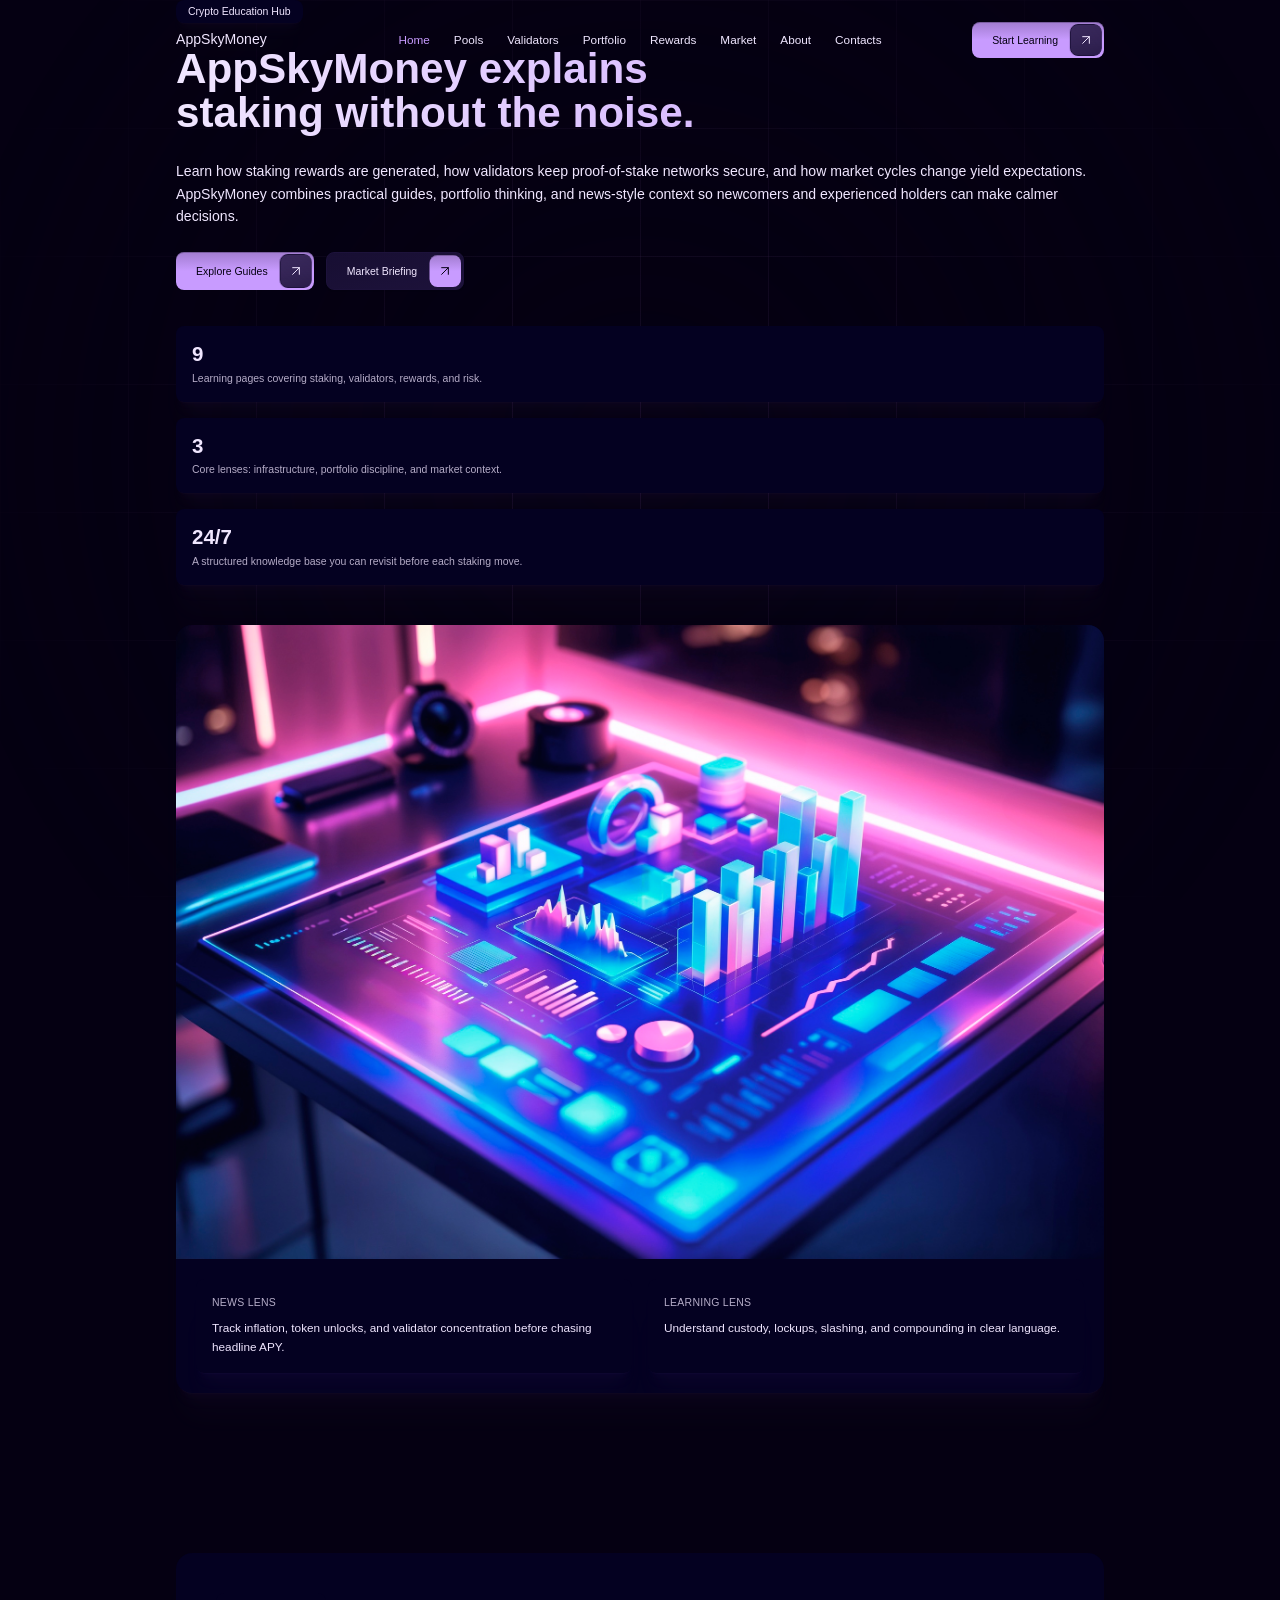
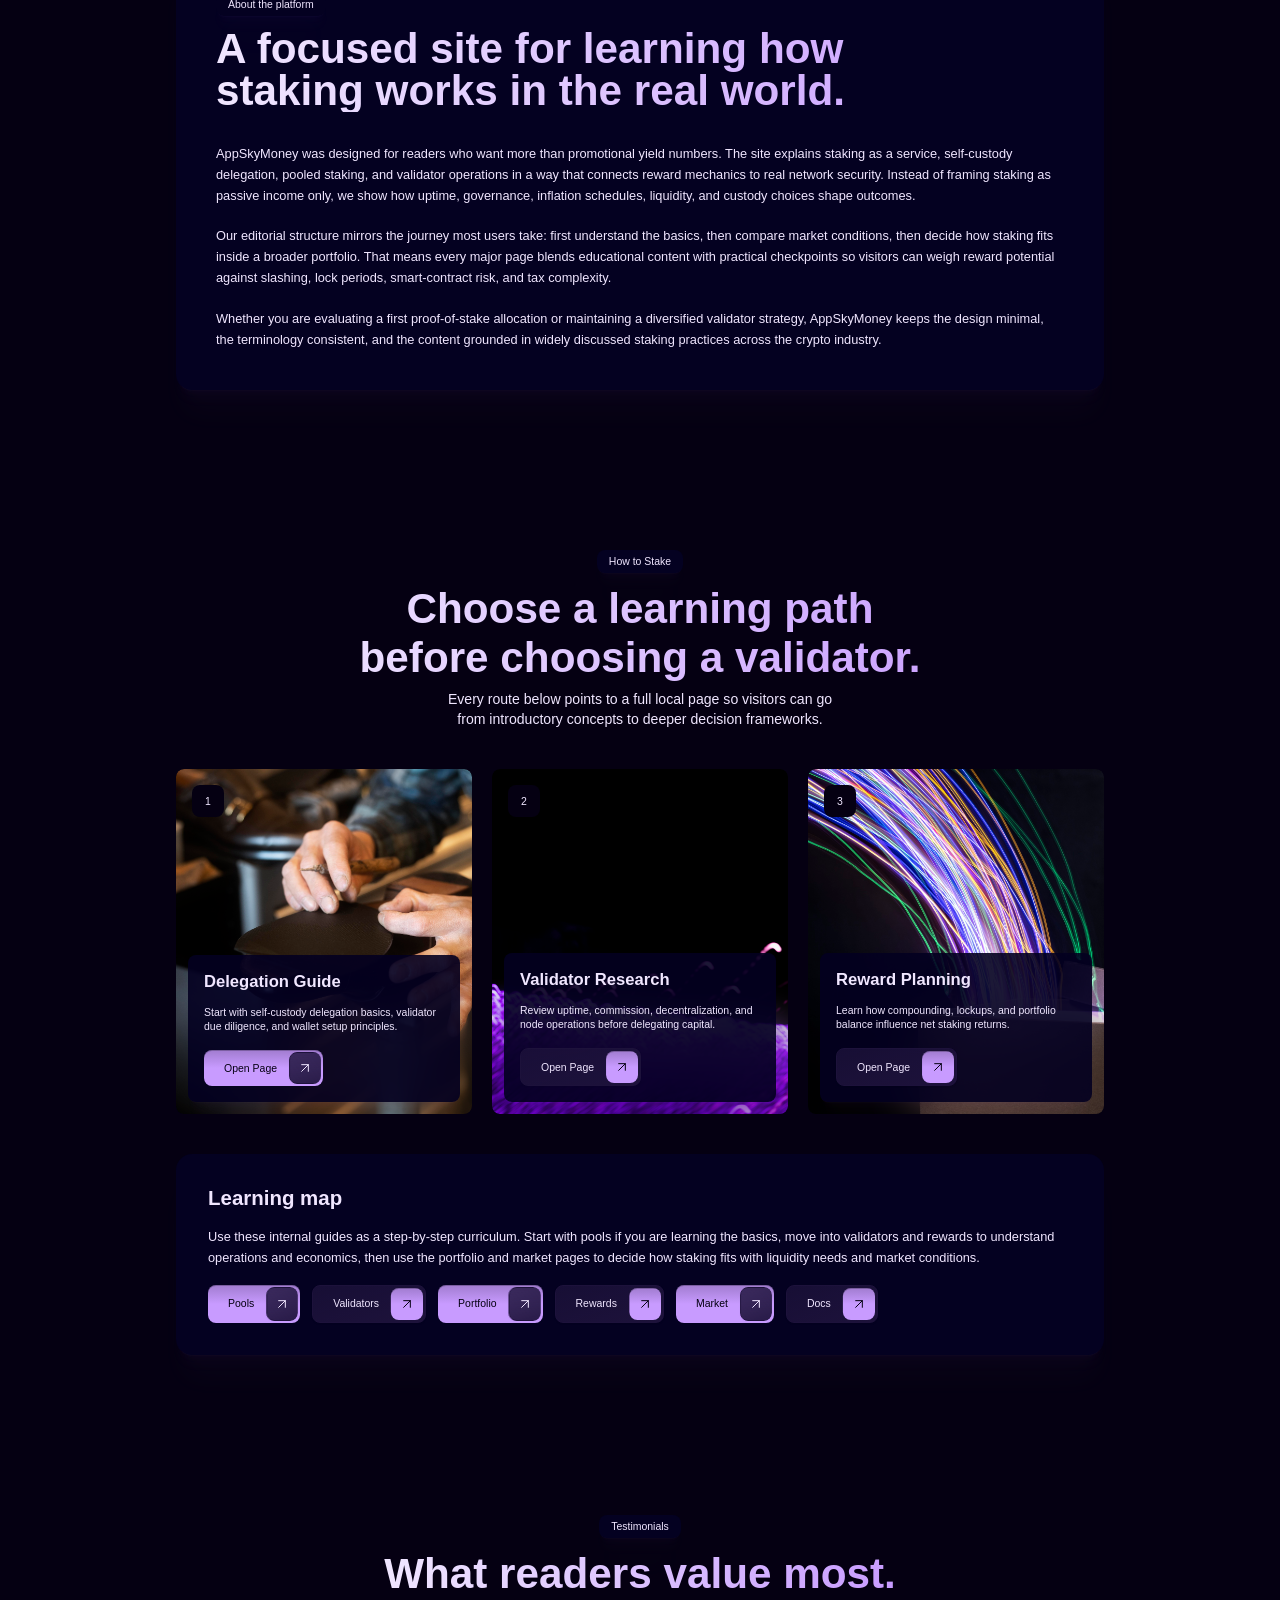
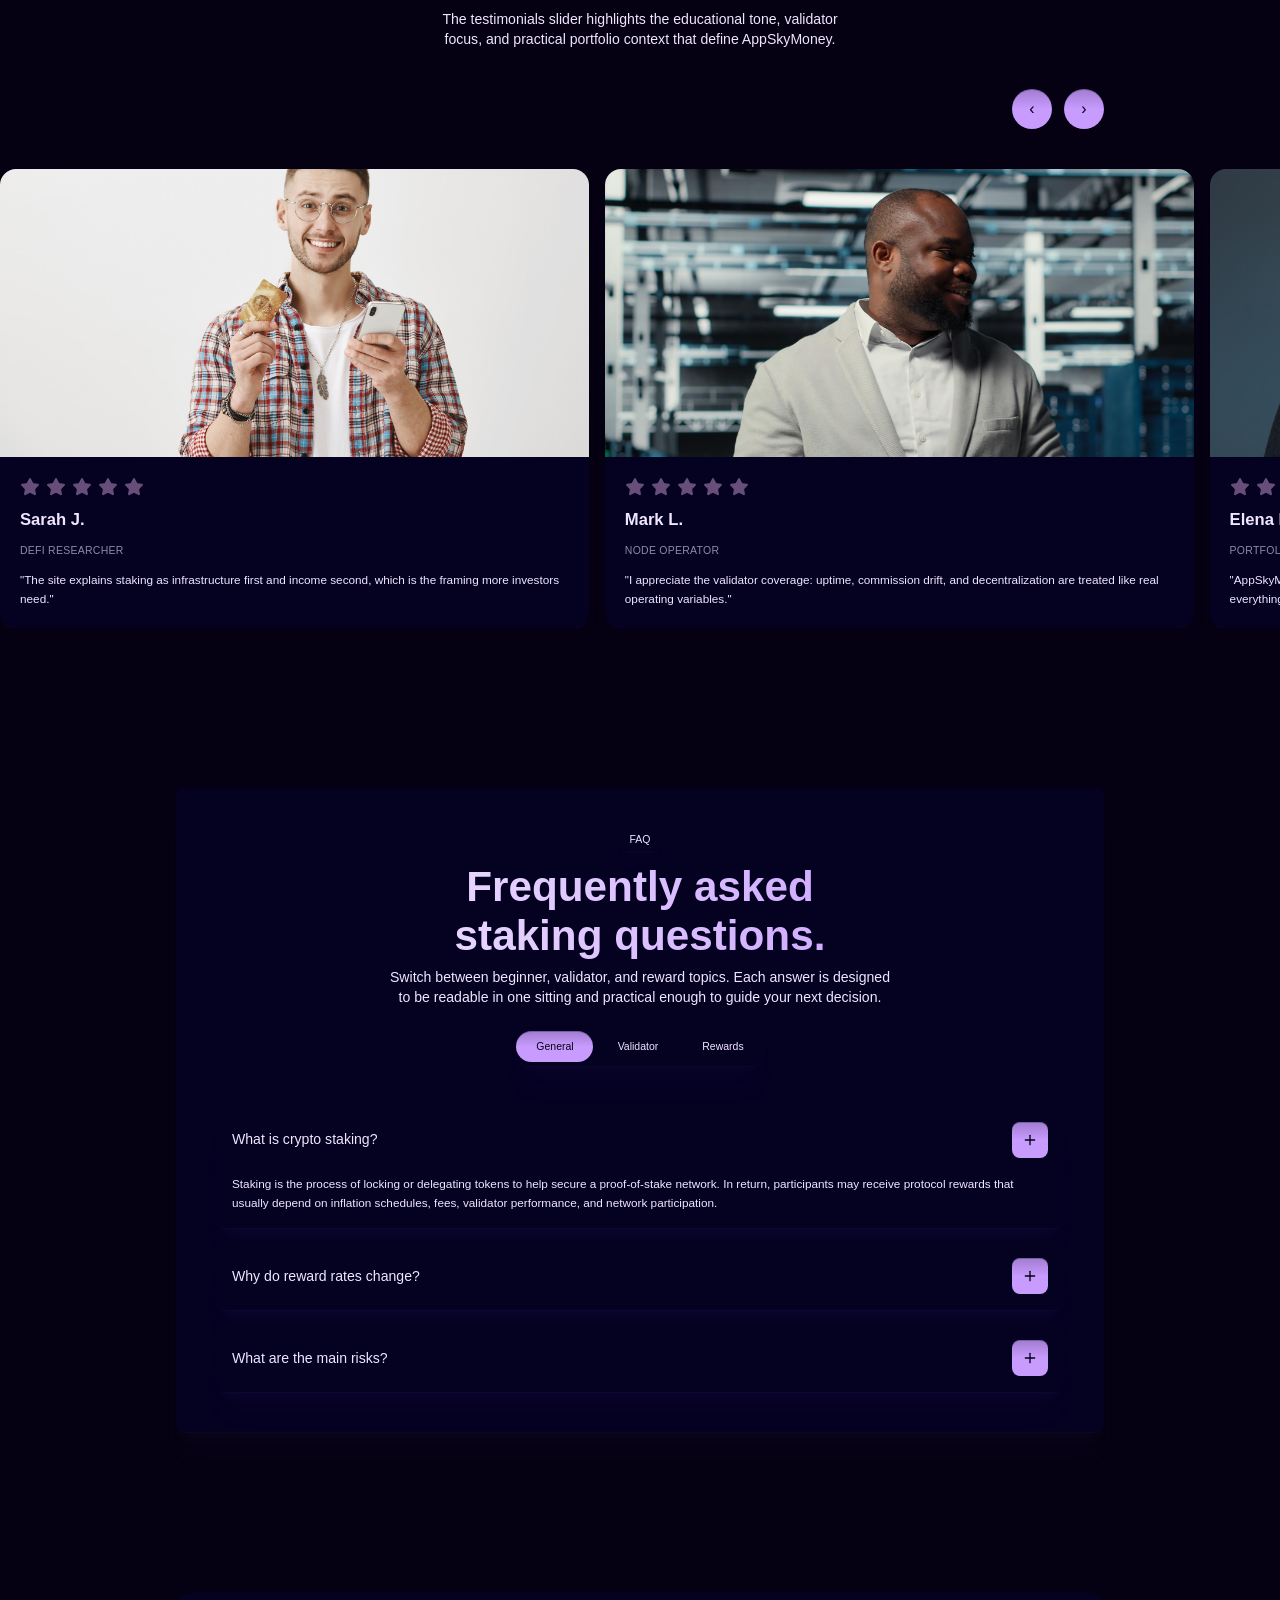
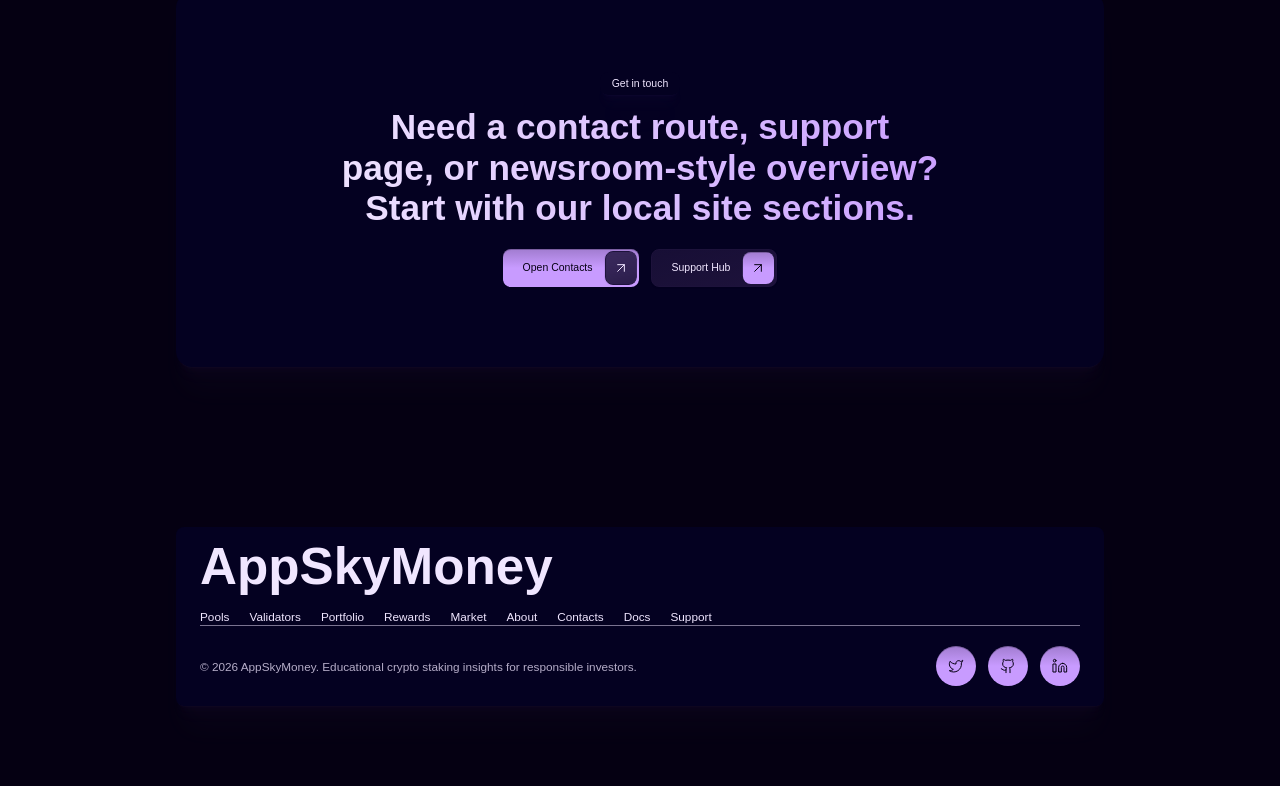
<file: stake4/index.html>
<!DOCTYPE html>
<html lang="en">
<head>
<meta charset="utf-8"/>
<link href="css2.css" rel="stylesheet"/>
<meta content="width=device-width, initial-scale=1.0" name="viewport"/>
<title>AppSkyMoney | Crypto Staking Education</title>

<link href="styles.css" rel="stylesheet"/></head>
<body>
<div id="root"><div aria-hidden="true" class="fixed inset-0 -z-10 overflow-hidden bg-background pointer-events-none select-none mask-[radial-gradient(circle_at_center,white_0%,transparent_90%)] bg-[linear-gradient(to_right,color-mix(in_srgb,var(--color-background-accent)_17.5%,transparent)_1px,transparent_1px),linear-gradient(to_bottom,color-mix(in_srgb,var(--color-background-accent)_17.5%,transparent)_1px,transparent_1px)] bg-size-[10vw_10vw]"></div><nav class="fixed z-1000 top-0 left-0 w-full transition-all duration-500 ease-in-out h-20 bg-background/0 backdrop-blur-0" data-section="navbar"><div class="relative mx-auto flex items-center justify-between h-full w-content-width"><a class="text-xl font-medium text-foreground" href="./">AppSkyMoney</a><div class="hidden md:flex absolute left-1/2 -translate-x-1/2 items-center gap-6"><a class="text-base text-primary-cta" href="./">Home</a><a class="text-base text-foreground hover:opacity-70 transition-opacity" href="pools/">Pools</a><a class="text-base text-foreground hover:opacity-70 transition-opacity" href="validators/">Validators</a><a class="text-base text-foreground hover:opacity-70 transition-opacity" href="portfolio/">Portfolio</a><a class="text-base text-foreground hover:opacity-70 transition-opacity" href="rewards/">Rewards</a><a class="text-base text-foreground hover:opacity-70 transition-opacity" href="market/">Market</a><a class="text-base text-foreground hover:opacity-70 transition-opacity" href="about/">About</a><a class="text-base text-foreground hover:opacity-70 transition-opacity" href="contacts/">Contacts</a></div><div class="flex items-center gap-2 xl:gap-3 2xl:gap-4"><a class="group relative flex items-center gap-3 min-w-0 w-fit max-w-full py-0.5 pl-5 pr-0.5 text-sm rounded cursor-pointer primary-button text-primary-cta-text" href="docs/"><span class="relative z-10 flex-1 truncate md:transition-colors md:duration-500 md:ease-out text-primary-cta-text md:group-hover:text-secondary-cta-text">Start Learning</span><div class="relative z-10 flex items-center justify-center size-8 rounded text-secondary-cta-text"><svg aria-hidden="true" class="size-4" fill="none" height="24" stroke="currentColor" stroke-linecap="round" stroke-linejoin="round" stroke-width="1.5" viewbox="0 0 24 24" width="24" xmlns="http://www.w3.org/2000/svg"><path d="M7 7h10v10"></path><path d="M7 17 17 7"></path></svg></div><div class="absolute inset-0.5 z-0 overflow-hidden rounded pointer-events-none"><div class="h-full w-full rounded -translate-x-[calc(-100%+2rem)] md:transition-transform md:duration-500 md:ease-out md:group-hover:translate-x-0 secondary-button"></div></div></a></div></div></nav><main class="flex-grow"><div data-section="hero" id="hero"><section aria-label="Hero section" class="pt-32 pb-20"><div class="w-content-width mx-auto grid gap-10 lg:grid-cols-[1.05fr_0.95fr] items-center"><div class="flex flex-col gap-6"><div class="px-3 py-1 text-sm card rounded w-fit"><p>Crypto Education Hub</p></div><h1 class="bg-gradient-to-r from-foreground to-primary-cta bg-clip-text text-transparent text-6xl xl:text-8xl leading-[1.05] font-semibold text-balance">AppSkyMoney explains staking without the noise.</h1><p class="max-w-3xl text-lg md:text-xl leading-relaxed text-foreground/80">Learn how staking rewards are generated, how validators keep proof-of-stake networks secure, and how market cycles change yield expectations. AppSkyMoney combines practical guides, portfolio thinking, and news-style context so newcomers and experienced holders can make calmer decisions.</p><div class="flex flex-wrap gap-3"><a class="group relative flex items-center gap-3 min-w-0 w-fit max-w-full py-0.5 pl-5 pr-0.5 text-sm rounded cursor-pointer primary-button text-primary-cta-text" href="#features"><span class="relative z-10 flex-1 truncate md:transition-colors md:duration-500 md:ease-out text-primary-cta-text md:group-hover:text-secondary-cta-text">Explore Guides</span><div class="relative z-10 flex items-center justify-center size-8 rounded text-secondary-cta-text"><svg aria-hidden="true" class="size-4" fill="none" height="24" stroke="currentColor" stroke-linecap="round" stroke-linejoin="round" stroke-width="1.5" viewbox="0 0 24 24" width="24" xmlns="http://www.w3.org/2000/svg"><path d="M7 7h10v10"></path><path d="M7 17 17 7"></path></svg></div><div class="absolute inset-0.5 z-0 overflow-hidden rounded pointer-events-none"><div class="h-full w-full rounded -translate-x-[calc(-100%+2rem)] md:transition-transform md:duration-500 md:ease-out md:group-hover:translate-x-0 secondary-button"></div></div></a><a class="group relative flex items-center gap-3 min-w-0 w-fit max-w-full py-0.5 pl-5 pr-0.5 text-sm rounded cursor-pointer secondary-button text-secondary-cta-text" href="market/"><span class="relative z-10 flex-1 truncate md:transition-colors md:duration-500 md:ease-out text-secondary-cta-text md:group-hover:text-primary-cta-text">Market Briefing</span><div class="relative z-10 flex items-center justify-center size-8 rounded text-primary-cta-text"><svg aria-hidden="true" class="size-4" fill="none" height="24" stroke="currentColor" stroke-linecap="round" stroke-linejoin="round" stroke-width="1.5" viewbox="0 0 24 24" width="24" xmlns="http://www.w3.org/2000/svg"><path d="M7 7h10v10"></path><path d="M7 17 17 7"></path></svg></div><div class="absolute inset-0.5 z-0 overflow-hidden rounded pointer-events-none"><div class="h-full w-full rounded -translate-x-[calc(-100%+2rem)] md:transition-transform md:duration-500 md:ease-out md:group-hover:translate-x-0 primary-button"></div></div></a></div><div class="grid grid-cols-1 sm:grid-cols-3 gap-4 pt-3"><div class="card rounded p-4"><p class="text-3xl font-semibold">9</p><p class="text-sm text-foreground/75 mt-1">Learning pages covering staking, validators, rewards, and risk.</p></div><div class="card rounded p-4"><p class="text-3xl font-semibold">3</p><p class="text-sm text-foreground/75 mt-1">Core lenses: infrastructure, portfolio discipline, and market context.</p></div><div class="card rounded p-4"><p class="text-3xl font-semibold">24/7</p><p class="text-sm text-foreground/75 mt-1">A structured knowledge base you can revisit before each staking move.</p></div></div></div><div class="relative"><div class="absolute -top-8 -left-8 size-36 rounded-full bg-primary-cta/10 blur-3xl"></div><div class="absolute -bottom-10 -right-8 size-40 rounded-full bg-accent/10 blur-3xl"></div><div class="card rounded-2xl overflow-hidden"><img alt="Futuristic staking dashboard" class="w-full h-[520px] object-cover" src="3d-rendering-futuristic-technologies_23-2151941514.jpg"/><div class="grid grid-cols-2 gap-4 p-5"><div class="rounded card p-4"><p class="text-sm uppercase tracking-wide opacity-75">News Lens</p><p class="mt-2 text-base leading-relaxed">Track inflation, token unlocks, and validator concentration before chasing headline APY.</p></div><div class="rounded card p-4"><p class="text-sm uppercase tracking-wide opacity-75">Learning Lens</p><p class="mt-2 text-base leading-relaxed">Understand custody, lockups, slashing, and compounding in clear language.</p></div></div></div></div></div></section></div><div data-section="about" id="about"><section aria-label="About section" class="py-20"><div class="w-content-width mx-auto"><div class="card rounded-2xl p-8 md:p-10 grid gap-8 lg:grid-cols-[0.95fr_1.05fr]"><div class="flex flex-col gap-3"><div class="px-3 py-1 text-sm card rounded w-fit"><p>About the platform</p></div><h2 class="bg-gradient-to-r from-foreground to-primary-cta bg-clip-text text-transparent text-5xl md:text-6xl leading-[1.1] font-semibold text-balance">A focused site for learning how staking works in the real world.</h2></div><div class="grid gap-5 text-base md:text-lg leading-relaxed text-foreground/80"><p>AppSkyMoney was designed for readers who want more than promotional yield numbers. The site explains staking as a service, self-custody delegation, pooled staking, and validator operations in a way that connects reward mechanics to real network security. Instead of framing staking as passive income only, we show how uptime, governance, inflation schedules, liquidity, and custody choices shape outcomes.</p><p>Our editorial structure mirrors the journey most users take: first understand the basics, then compare market conditions, then decide how staking fits inside a broader portfolio. That means every major page blends educational content with practical checkpoints so visitors can weigh reward potential against slashing, lock periods, smart-contract risk, and tax complexity.</p><p>Whether you are evaluating a first proof-of-stake allocation or maintaining a diversified validator strategy, AppSkyMoney keeps the design minimal, the terminology consistent, and the content grounded in widely discussed staking practices across the crypto industry.</p></div></div></div></section></div><div data-section="features" id="features"><section aria-label="How to stake section" class="py-20"><div class="flex flex-col gap-8 md:gap-10"><div class="flex flex-col items-center w-content-width mx-auto gap-2"><div class="px-3 py-1 mb-1 text-sm card rounded w-fit"><p>How to Stake</p></div><h2 class="bg-gradient-to-r from-foreground to-primary-cta bg-clip-text text-transparent pb-[0.1em] -mb-[0.1em] md:max-w-8/10 text-6xl 2xl:text-7xl leading-[1.15] font-semibold text-center text-balance">Choose a learning path before choosing a validator.</h2><p class="md:max-w-7/10 text-lg md:text-xl leading-snug text-center text-balance">Every route below points to a full local page so visitors can go from introductory concepts to deeper decision frameworks.</p></div><div class="grid grid-cols-1 gap-5 mx-auto w-content-width md:grid-cols-3"><div class="group relative overflow-hidden aspect-6/7 rounded"><img alt="Delegation Guide" class="w-full h-full min-h-0 object-cover rounded absolute inset-0" src="close-up-hands-making-shoes_23-2149007460.jpg"/><div class="absolute top-4 left-4 z-20"><div class="relative size-8 flex items-center justify-center text-sm rounded bg-background text-foreground"><p>1</p></div></div><div aria-hidden="true" class="absolute -inset-x-px -bottom-px h-2/5 backdrop-blur-xl mask-fade-top-overlay"></div><div class="absolute inset-x-2 bottom-2 xl:inset-x-3 xl:bottom-3 z-10"><div class="relative flex flex-col gap-3 p-4 transition-all duration-400"><div class="absolute inset-0 -z-10 card rounded opacity-90"></div><h3 class="text-2xl font-semibold leading-snug text-foreground">Delegation Guide</h3><p class="text-sm leading-snug text-foreground/80">Start with self-custody delegation basics, validator due diligence, and wallet setup principles.</p><div class="pt-1"><a class="group relative flex items-center gap-3 min-w-0 w-fit max-w-full py-0.5 pl-5 pr-0.5 text-sm rounded cursor-pointer primary-button text-primary-cta-text" href="pools/"><span class="relative z-10 flex-1 truncate md:transition-colors md:duration-500 md:ease-out text-primary-cta-text md:group-hover:text-secondary-cta-text">Open Page</span><div class="relative z-10 flex items-center justify-center size-8 rounded text-secondary-cta-text"><svg aria-hidden="true" class="size-4" fill="none" height="24" stroke="currentColor" stroke-linecap="round" stroke-linejoin="round" stroke-width="1.5" viewbox="0 0 24 24" width="24" xmlns="http://www.w3.org/2000/svg"><path d="M7 7h10v10"></path><path d="M7 17 17 7"></path></svg></div><div class="absolute inset-0.5 z-0 overflow-hidden rounded pointer-events-none"><div class="h-full w-full rounded -translate-x-[calc(-100%+2rem)] md:transition-transform md:duration-500 md:ease-out md:group-hover:translate-x-0 secondary-button"></div></div></a></div></div></div></div><div class="group relative overflow-hidden aspect-6/7 rounded"><img alt="Validator Research" class="w-full h-full min-h-0 object-cover rounded absolute inset-0" src="abstract-purple-light-trails-black-background_23-2148055572.jpg"/><div class="absolute top-4 left-4 z-20"><div class="relative size-8 flex items-center justify-center text-sm rounded bg-background text-foreground"><p>2</p></div></div><div aria-hidden="true" class="absolute -inset-x-px -bottom-px h-2/5 backdrop-blur-xl mask-fade-top-overlay"></div><div class="absolute inset-x-2 bottom-2 xl:inset-x-3 xl:bottom-3 z-10"><div class="relative flex flex-col gap-3 p-4 transition-all duration-400"><div class="absolute inset-0 -z-10 card rounded opacity-90"></div><h3 class="text-2xl font-semibold leading-snug text-foreground">Validator Research</h3><p class="text-sm leading-snug text-foreground/80">Review uptime, commission, decentralization, and node operations before delegating capital.</p><div class="pt-1"><a class="group relative flex items-center gap-3 min-w-0 w-fit max-w-full py-0.5 pl-5 pr-0.5 text-sm rounded cursor-pointer secondary-button text-secondary-cta-text" href="validators/"><span class="relative z-10 flex-1 truncate md:transition-colors md:duration-500 md:ease-out text-secondary-cta-text md:group-hover:text-primary-cta-text">Open Page</span><div class="relative z-10 flex items-center justify-center size-8 rounded text-primary-cta-text"><svg aria-hidden="true" class="size-4" fill="none" height="24" stroke="currentColor" stroke-linecap="round" stroke-linejoin="round" stroke-width="1.5" viewbox="0 0 24 24" width="24" xmlns="http://www.w3.org/2000/svg"><path d="M7 7h10v10"></path><path d="M7 17 17 7"></path></svg></div><div class="absolute inset-0.5 z-0 overflow-hidden rounded pointer-events-none"><div class="h-full w-full rounded -translate-x-[calc(-100%+2rem)] md:transition-transform md:duration-500 md:ease-out md:group-hover:translate-x-0 primary-button"></div></div></a></div></div></div></div><div class="group relative overflow-hidden aspect-6/7 rounded"><img alt="Reward Planning" class="w-full h-full min-h-0 object-cover rounded absolute inset-0" src="close-up-mystery-box_23-2149631438.jpg"/><div class="absolute top-4 left-4 z-20"><div class="relative size-8 flex items-center justify-center text-sm rounded bg-background text-foreground"><p>3</p></div></div><div aria-hidden="true" class="absolute -inset-x-px -bottom-px h-2/5 backdrop-blur-xl mask-fade-top-overlay"></div><div class="absolute inset-x-2 bottom-2 xl:inset-x-3 xl:bottom-3 z-10"><div class="relative flex flex-col gap-3 p-4 transition-all duration-400"><div class="absolute inset-0 -z-10 card rounded opacity-90"></div><h3 class="text-2xl font-semibold leading-snug text-foreground">Reward Planning</h3><p class="text-sm leading-snug text-foreground/80">Learn how compounding, lockups, and portfolio balance influence net staking returns.</p><div class="pt-1"><a class="group relative flex items-center gap-3 min-w-0 w-fit max-w-full py-0.5 pl-5 pr-0.5 text-sm rounded cursor-pointer secondary-button text-secondary-cta-text" href="rewards/"><span class="relative z-10 flex-1 truncate md:transition-colors md:duration-500 md:ease-out text-secondary-cta-text md:group-hover:text-primary-cta-text">Open Page</span><div class="relative z-10 flex items-center justify-center size-8 rounded text-primary-cta-text"><svg aria-hidden="true" class="size-4" fill="none" height="24" stroke="currentColor" stroke-linecap="round" stroke-linejoin="round" stroke-width="1.5" viewbox="0 0 24 24" width="24" xmlns="http://www.w3.org/2000/svg"><path d="M7 7h10v10"></path><path d="M7 17 17 7"></path></svg></div><div class="absolute inset-0.5 z-0 overflow-hidden rounded pointer-events-none"><div class="h-full w-full rounded -translate-x-[calc(-100%+2rem)] md:transition-transform md:duration-500 md:ease-out md:group-hover:translate-x-0 primary-button"></div></div></a></div></div></div></div></div><div class="w-content-width mx-auto card rounded-2xl p-6 md:p-8"><div class="flex flex-col gap-4"><h3 class="text-2xl md:text-3xl font-semibold">Learning map</h3><p class="text-base md:text-lg text-foreground/80 leading-relaxed">Use these internal guides as a step-by-step curriculum. Start with pools if you are learning the basics, move into validators and rewards to understand operations and economics, then use the portfolio and market pages to decide how staking fits with liquidity needs and market conditions.</p><div class="flex flex-wrap gap-3"><a class="group relative flex items-center gap-3 min-w-0 w-fit max-w-full py-0.5 pl-5 pr-0.5 text-sm rounded cursor-pointer primary-button text-primary-cta-text" href="pools/"><span class="relative z-10 flex-1 truncate md:transition-colors md:duration-500 md:ease-out text-primary-cta-text md:group-hover:text-secondary-cta-text">Pools</span><div class="relative z-10 flex items-center justify-center size-8 rounded text-secondary-cta-text"><svg aria-hidden="true" class="size-4" fill="none" height="24" stroke="currentColor" stroke-linecap="round" stroke-linejoin="round" stroke-width="1.5" viewbox="0 0 24 24" width="24" xmlns="http://www.w3.org/2000/svg"><path d="M7 7h10v10"></path><path d="M7 17 17 7"></path></svg></div><div class="absolute inset-0.5 z-0 overflow-hidden rounded pointer-events-none"><div class="h-full w-full rounded -translate-x-[calc(-100%+2rem)] md:transition-transform md:duration-500 md:ease-out md:group-hover:translate-x-0 secondary-button"></div></div></a><a class="group relative flex items-center gap-3 min-w-0 w-fit max-w-full py-0.5 pl-5 pr-0.5 text-sm rounded cursor-pointer secondary-button text-secondary-cta-text" href="validators/"><span class="relative z-10 flex-1 truncate md:transition-colors md:duration-500 md:ease-out text-secondary-cta-text md:group-hover:text-primary-cta-text">Validators</span><div class="relative z-10 flex items-center justify-center size-8 rounded text-primary-cta-text"><svg aria-hidden="true" class="size-4" fill="none" height="24" stroke="currentColor" stroke-linecap="round" stroke-linejoin="round" stroke-width="1.5" viewbox="0 0 24 24" width="24" xmlns="http://www.w3.org/2000/svg"><path d="M7 7h10v10"></path><path d="M7 17 17 7"></path></svg></div><div class="absolute inset-0.5 z-0 overflow-hidden rounded pointer-events-none"><div class="h-full w-full rounded -translate-x-[calc(-100%+2rem)] md:transition-transform md:duration-500 md:ease-out md:group-hover:translate-x-0 primary-button"></div></div></a><a class="group relative flex items-center gap-3 min-w-0 w-fit max-w-full py-0.5 pl-5 pr-0.5 text-sm rounded cursor-pointer primary-button text-primary-cta-text" href="portfolio/"><span class="relative z-10 flex-1 truncate md:transition-colors md:duration-500 md:ease-out text-primary-cta-text md:group-hover:text-secondary-cta-text">Portfolio</span><div class="relative z-10 flex items-center justify-center size-8 rounded text-secondary-cta-text"><svg aria-hidden="true" class="size-4" fill="none" height="24" stroke="currentColor" stroke-linecap="round" stroke-linejoin="round" stroke-width="1.5" viewbox="0 0 24 24" width="24" xmlns="http://www.w3.org/2000/svg"><path d="M7 7h10v10"></path><path d="M7 17 17 7"></path></svg></div><div class="absolute inset-0.5 z-0 overflow-hidden rounded pointer-events-none"><div class="h-full w-full rounded -translate-x-[calc(-100%+2rem)] md:transition-transform md:duration-500 md:ease-out md:group-hover:translate-x-0 secondary-button"></div></div></a><a class="group relative flex items-center gap-3 min-w-0 w-fit max-w-full py-0.5 pl-5 pr-0.5 text-sm rounded cursor-pointer secondary-button text-secondary-cta-text" href="rewards/"><span class="relative z-10 flex-1 truncate md:transition-colors md:duration-500 md:ease-out text-secondary-cta-text md:group-hover:text-primary-cta-text">Rewards</span><div class="relative z-10 flex items-center justify-center size-8 rounded text-primary-cta-text"><svg aria-hidden="true" class="size-4" fill="none" height="24" stroke="currentColor" stroke-linecap="round" stroke-linejoin="round" stroke-width="1.5" viewbox="0 0 24 24" width="24" xmlns="http://www.w3.org/2000/svg"><path d="M7 7h10v10"></path><path d="M7 17 17 7"></path></svg></div><div class="absolute inset-0.5 z-0 overflow-hidden rounded pointer-events-none"><div class="h-full w-full rounded -translate-x-[calc(-100%+2rem)] md:transition-transform md:duration-500 md:ease-out md:group-hover:translate-x-0 primary-button"></div></div></a><a class="group relative flex items-center gap-3 min-w-0 w-fit max-w-full py-0.5 pl-5 pr-0.5 text-sm rounded cursor-pointer primary-button text-primary-cta-text" href="market/"><span class="relative z-10 flex-1 truncate md:transition-colors md:duration-500 md:ease-out text-primary-cta-text md:group-hover:text-secondary-cta-text">Market</span><div class="relative z-10 flex items-center justify-center size-8 rounded text-secondary-cta-text"><svg aria-hidden="true" class="size-4" fill="none" height="24" stroke="currentColor" stroke-linecap="round" stroke-linejoin="round" stroke-width="1.5" viewbox="0 0 24 24" width="24" xmlns="http://www.w3.org/2000/svg"><path d="M7 7h10v10"></path><path d="M7 17 17 7"></path></svg></div><div class="absolute inset-0.5 z-0 overflow-hidden rounded pointer-events-none"><div class="h-full w-full rounded -translate-x-[calc(-100%+2rem)] md:transition-transform md:duration-500 md:ease-out md:group-hover:translate-x-0 secondary-button"></div></div></a><a class="group relative flex items-center gap-3 min-w-0 w-fit max-w-full py-0.5 pl-5 pr-0.5 text-sm rounded cursor-pointer secondary-button text-secondary-cta-text" href="docs/"><span class="relative z-10 flex-1 truncate md:transition-colors md:duration-500 md:ease-out text-secondary-cta-text md:group-hover:text-primary-cta-text">Docs</span><div class="relative z-10 flex items-center justify-center size-8 rounded text-primary-cta-text"><svg aria-hidden="true" class="size-4" fill="none" height="24" stroke="currentColor" stroke-linecap="round" stroke-linejoin="round" stroke-width="1.5" viewbox="0 0 24 24" width="24" xmlns="http://www.w3.org/2000/svg"><path d="M7 7h10v10"></path><path d="M7 17 17 7"></path></svg></div><div class="absolute inset-0.5 z-0 overflow-hidden rounded pointer-events-none"><div class="h-full w-full rounded -translate-x-[calc(-100%+2rem)] md:transition-transform md:duration-500 md:ease-out md:group-hover:translate-x-0 primary-button"></div></div></a></div></div></div></div></section></div><div data-section="testimonials" id="testimonials"><section aria-label="Testimonials section" class="py-20"><div class="flex flex-col gap-8 md:gap-10"><div class="flex flex-col items-center gap-3 w-content-width mx-auto text-center"><div class="px-3 py-1 text-sm card rounded w-fit"><p>Testimonials</p></div><h2 class="bg-gradient-to-r from-foreground to-primary-cta bg-clip-text text-transparent text-6xl 2xl:text-7xl leading-[1.15] font-semibold text-balance">What readers value most.</h2><p class="md:max-w-7/10 text-lg md:text-xl leading-snug text-balance">The testimonials slider highlights the educational tone, validator focus, and practical portfolio context that define AppSkyMoney.</p></div><div class="w-content-width mx-auto flex items-center justify-end gap-3"><button class="flex items-center justify-center size-10 rounded-full primary-button text-primary-cta-text" data-testimonials-prev="" type="button">‹</button><button class="flex items-center justify-center size-10 rounded-full primary-button text-primary-cta-text" data-testimonials-next="" type="button">›</button></div><div class="w-full overflow-hidden"><div class="flex gap-4 overflow-x-auto px-[max(1rem,calc((100vw-var(--width-content-width))/2))] pb-2 scroll-smooth" data-testimonials-viewport=""><article class="shrink-0 w-[88%] md:w-[46%] xl:w-[32%] card rounded-2xl overflow-hidden"><img alt="Sarah J." class="w-full h-72 object-cover" src="happy-smiling-young-guy-with-glasses-posing-with-his-phone-card_176420-30067.jpg"/><div class="p-5 flex flex-col gap-3"> <div class="flex gap-1.5"><svg aria-hidden="true" class="size-5 text-accent fill-accent" fill="none" height="24" stroke="currentColor" stroke-linecap="round" stroke-linejoin="round" stroke-width="1.5" viewbox="0 0 24 24" width="24" xmlns="http://www.w3.org/2000/svg"><path d="M11.525 2.295a.53.53 0 0 1 .95 0l2.31 4.679a2.123 2.123 0 0 0 1.595 1.16l5.166.756a.53.53 0 0 1 .294.904l-3.736 3.638a2.123 2.123 0 0 0-.611 1.878l.882 5.14a.53.53 0 0 1-.771.56l-4.618-2.428a2.122 2.122 0 0 0-1.973 0L6.396 21.01a.53.53 0 0 1-.77-.56l.881-5.139a2.122 2.122 0 0 0-.611-1.879L2.16 9.795a.53.53 0 0 1 .294-.906l5.165-.755a2.122 2.122 0 0 0 1.597-1.16z"></path></svg><svg aria-hidden="true" class="size-5 text-accent fill-accent" fill="none" height="24" stroke="currentColor" stroke-linecap="round" stroke-linejoin="round" stroke-width="1.5" viewbox="0 0 24 24" width="24" xmlns="http://www.w3.org/2000/svg"><path d="M11.525 2.295a.53.53 0 0 1 .95 0l2.31 4.679a2.123 2.123 0 0 0 1.595 1.16l5.166.756a.53.53 0 0 1 .294.904l-3.736 3.638a2.123 2.123 0 0 0-.611 1.878l.882 5.14a.53.53 0 0 1-.771.56l-4.618-2.428a2.122 2.122 0 0 0-1.973 0L6.396 21.01a.53.53 0 0 1-.77-.56l.881-5.139a2.122 2.122 0 0 0-.611-1.879L2.16 9.795a.53.53 0 0 1 .294-.906l5.165-.755a2.122 2.122 0 0 0 1.597-1.16z"></path></svg><svg aria-hidden="true" class="size-5 text-accent fill-accent" fill="none" height="24" stroke="currentColor" stroke-linecap="round" stroke-linejoin="round" stroke-width="1.5" viewbox="0 0 24 24" width="24" xmlns="http://www.w3.org/2000/svg"><path d="M11.525 2.295a.53.53 0 0 1 .95 0l2.31 4.679a2.123 2.123 0 0 0 1.595 1.16l5.166.756a.53.53 0 0 1 .294.904l-3.736 3.638a2.123 2.123 0 0 0-.611 1.878l.882 5.14a.53.53 0 0 1-.771.56l-4.618-2.428a2.122 2.122 0 0 0-1.973 0L6.396 21.01a.53.53 0 0 1-.77-.56l.881-5.139a2.122 2.122 0 0 0-.611-1.879L2.16 9.795a.53.53 0 0 1 .294-.906l5.165-.755a2.122 2.122 0 0 0 1.597-1.16z"></path></svg><svg aria-hidden="true" class="size-5 text-accent fill-accent" fill="none" height="24" stroke="currentColor" stroke-linecap="round" stroke-linejoin="round" stroke-width="1.5" viewbox="0 0 24 24" width="24" xmlns="http://www.w3.org/2000/svg"><path d="M11.525 2.295a.53.53 0 0 1 .95 0l2.31 4.679a2.123 2.123 0 0 0 1.595 1.16l5.166.756a.53.53 0 0 1 .294.904l-3.736 3.638a2.123 2.123 0 0 0-.611 1.878l.882 5.14a.53.53 0 0 1-.771.56l-4.618-2.428a2.122 2.122 0 0 0-1.973 0L6.396 21.01a.53.53 0 0 1-.77-.56l.881-5.139a2.122 2.122 0 0 0-.611-1.879L2.16 9.795a.53.53 0 0 1 .294-.906l5.165-.755a2.122 2.122 0 0 0 1.597-1.16z"></path></svg><svg aria-hidden="true" class="size-5 text-accent fill-accent" fill="none" height="24" stroke="currentColor" stroke-linecap="round" stroke-linejoin="round" stroke-width="1.5" viewbox="0 0 24 24" width="24" xmlns="http://www.w3.org/2000/svg"><path d="M11.525 2.295a.53.53 0 0 1 .95 0l2.31 4.679a2.123 2.123 0 0 0 1.595 1.16l5.166.756a.53.53 0 0 1 .294.904l-3.736 3.638a2.123 2.123 0 0 0-.611 1.878l.882 5.14a.53.53 0 0 1-.771.56l-4.618-2.428a2.122 2.122 0 0 0-1.973 0L6.396 21.01a.53.53 0 0 1-.77-.56l.881-5.139a2.122 2.122 0 0 0-.611-1.879L2.16 9.795a.53.53 0 0 1 .294-.906l5.165-.755a2.122 2.122 0 0 0 1.597-1.16z"></path></svg></div><h3 class="text-2xl font-semibold">Sarah J.</h3><p class="text-sm uppercase tracking-wide text-foreground/60">DeFi Researcher</p><p class="text-base leading-relaxed text-foreground/80">"The site explains staking as infrastructure first and income second, which is the framing more investors need."</p></div></article><article class="shrink-0 w-[88%] md:w-[46%] xl:w-[32%] card rounded-2xl overflow-hidden"><img alt="Mark L." class="w-full h-72 object-cover" src="manager-walking-high-tech-data-center-facility-with-rows-server-racks_482257-129675.jpg"/><div class="p-5 flex flex-col gap-3"> <div class="flex gap-1.5"><svg aria-hidden="true" class="size-5 text-accent fill-accent" fill="none" height="24" stroke="currentColor" stroke-linecap="round" stroke-linejoin="round" stroke-width="1.5" viewbox="0 0 24 24" width="24" xmlns="http://www.w3.org/2000/svg"><path d="M11.525 2.295a.53.53 0 0 1 .95 0l2.31 4.679a2.123 2.123 0 0 0 1.595 1.16l5.166.756a.53.53 0 0 1 .294.904l-3.736 3.638a2.123 2.123 0 0 0-.611 1.878l.882 5.14a.53.53 0 0 1-.771.56l-4.618-2.428a2.122 2.122 0 0 0-1.973 0L6.396 21.01a.53.53 0 0 1-.77-.56l.881-5.139a2.122 2.122 0 0 0-.611-1.879L2.16 9.795a.53.53 0 0 1 .294-.906l5.165-.755a2.122 2.122 0 0 0 1.597-1.16z"></path></svg><svg aria-hidden="true" class="size-5 text-accent fill-accent" fill="none" height="24" stroke="currentColor" stroke-linecap="round" stroke-linejoin="round" stroke-width="1.5" viewbox="0 0 24 24" width="24" xmlns="http://www.w3.org/2000/svg"><path d="M11.525 2.295a.53.53 0 0 1 .95 0l2.31 4.679a2.123 2.123 0 0 0 1.595 1.16l5.166.756a.53.53 0 0 1 .294.904l-3.736 3.638a2.123 2.123 0 0 0-.611 1.878l.882 5.14a.53.53 0 0 1-.771.56l-4.618-2.428a2.122 2.122 0 0 0-1.973 0L6.396 21.01a.53.53 0 0 1-.77-.56l.881-5.139a2.122 2.122 0 0 0-.611-1.879L2.16 9.795a.53.53 0 0 1 .294-.906l5.165-.755a2.122 2.122 0 0 0 1.597-1.16z"></path></svg><svg aria-hidden="true" class="size-5 text-accent fill-accent" fill="none" height="24" stroke="currentColor" stroke-linecap="round" stroke-linejoin="round" stroke-width="1.5" viewbox="0 0 24 24" width="24" xmlns="http://www.w3.org/2000/svg"><path d="M11.525 2.295a.53.53 0 0 1 .95 0l2.31 4.679a2.123 2.123 0 0 0 1.595 1.16l5.166.756a.53.53 0 0 1 .294.904l-3.736 3.638a2.123 2.123 0 0 0-.611 1.878l.882 5.14a.53.53 0 0 1-.771.56l-4.618-2.428a2.122 2.122 0 0 0-1.973 0L6.396 21.01a.53.53 0 0 1-.77-.56l.881-5.139a2.122 2.122 0 0 0-.611-1.879L2.16 9.795a.53.53 0 0 1 .294-.906l5.165-.755a2.122 2.122 0 0 0 1.597-1.16z"></path></svg><svg aria-hidden="true" class="size-5 text-accent fill-accent" fill="none" height="24" stroke="currentColor" stroke-linecap="round" stroke-linejoin="round" stroke-width="1.5" viewbox="0 0 24 24" width="24" xmlns="http://www.w3.org/2000/svg"><path d="M11.525 2.295a.53.53 0 0 1 .95 0l2.31 4.679a2.123 2.123 0 0 0 1.595 1.16l5.166.756a.53.53 0 0 1 .294.904l-3.736 3.638a2.123 2.123 0 0 0-.611 1.878l.882 5.14a.53.53 0 0 1-.771.56l-4.618-2.428a2.122 2.122 0 0 0-1.973 0L6.396 21.01a.53.53 0 0 1-.77-.56l.881-5.139a2.122 2.122 0 0 0-.611-1.879L2.16 9.795a.53.53 0 0 1 .294-.906l5.165-.755a2.122 2.122 0 0 0 1.597-1.16z"></path></svg><svg aria-hidden="true" class="size-5 text-accent fill-accent" fill="none" height="24" stroke="currentColor" stroke-linecap="round" stroke-linejoin="round" stroke-width="1.5" viewbox="0 0 24 24" width="24" xmlns="http://www.w3.org/2000/svg"><path d="M11.525 2.295a.53.53 0 0 1 .95 0l2.31 4.679a2.123 2.123 0 0 0 1.595 1.16l5.166.756a.53.53 0 0 1 .294.904l-3.736 3.638a2.123 2.123 0 0 0-.611 1.878l.882 5.14a.53.53 0 0 1-.771.56l-4.618-2.428a2.122 2.122 0 0 0-1.973 0L6.396 21.01a.53.53 0 0 1-.77-.56l.881-5.139a2.122 2.122 0 0 0-.611-1.879L2.16 9.795a.53.53 0 0 1 .294-.906l5.165-.755a2.122 2.122 0 0 0 1.597-1.16z"></path></svg></div><h3 class="text-2xl font-semibold">Mark L.</h3><p class="text-sm uppercase tracking-wide text-foreground/60">Node Operator</p><p class="text-base leading-relaxed text-foreground/80">"I appreciate the validator coverage: uptime, commission drift, and decentralization are treated like real operating variables."</p></div></article><article class="shrink-0 w-[88%] md:w-[46%] xl:w-[32%] card rounded-2xl overflow-hidden"><img alt="Elena R." class="w-full h-72 object-cover" src="portrait-young-beautiful-brunette-girl-black-hat-smiling_176420-8505.jpg"/><div class="p-5 flex flex-col gap-3"> <div class="flex gap-1.5"><svg aria-hidden="true" class="size-5 text-accent fill-accent" fill="none" height="24" stroke="currentColor" stroke-linecap="round" stroke-linejoin="round" stroke-width="1.5" viewbox="0 0 24 24" width="24" xmlns="http://www.w3.org/2000/svg"><path d="M11.525 2.295a.53.53 0 0 1 .95 0l2.31 4.679a2.123 2.123 0 0 0 1.595 1.16l5.166.756a.53.53 0 0 1 .294.904l-3.736 3.638a2.123 2.123 0 0 0-.611 1.878l.882 5.14a.53.53 0 0 1-.771.56l-4.618-2.428a2.122 2.122 0 0 0-1.973 0L6.396 21.01a.53.53 0 0 1-.77-.56l.881-5.139a2.122 2.122 0 0 0-.611-1.879L2.16 9.795a.53.53 0 0 1 .294-.906l5.165-.755a2.122 2.122 0 0 0 1.597-1.16z"></path></svg><svg aria-hidden="true" class="size-5 text-accent fill-accent" fill="none" height="24" stroke="currentColor" stroke-linecap="round" stroke-linejoin="round" stroke-width="1.5" viewbox="0 0 24 24" width="24" xmlns="http://www.w3.org/2000/svg"><path d="M11.525 2.295a.53.53 0 0 1 .95 0l2.31 4.679a2.123 2.123 0 0 0 1.595 1.16l5.166.756a.53.53 0 0 1 .294.904l-3.736 3.638a2.123 2.123 0 0 0-.611 1.878l.882 5.14a.53.53 0 0 1-.771.56l-4.618-2.428a2.122 2.122 0 0 0-1.973 0L6.396 21.01a.53.53 0 0 1-.77-.56l.881-5.139a2.122 2.122 0 0 0-.611-1.879L2.16 9.795a.53.53 0 0 1 .294-.906l5.165-.755a2.122 2.122 0 0 0 1.597-1.16z"></path></svg><svg aria-hidden="true" class="size-5 text-accent fill-accent" fill="none" height="24" stroke="currentColor" stroke-linecap="round" stroke-linejoin="round" stroke-width="1.5" viewbox="0 0 24 24" width="24" xmlns="http://www.w3.org/2000/svg"><path d="M11.525 2.295a.53.53 0 0 1 .95 0l2.31 4.679a2.123 2.123 0 0 0 1.595 1.16l5.166.756a.53.53 0 0 1 .294.904l-3.736 3.638a2.123 2.123 0 0 0-.611 1.878l.882 5.14a.53.53 0 0 1-.771.56l-4.618-2.428a2.122 2.122 0 0 0-1.973 0L6.396 21.01a.53.53 0 0 1-.77-.56l.881-5.139a2.122 2.122 0 0 0-.611-1.879L2.16 9.795a.53.53 0 0 1 .294-.906l5.165-.755a2.122 2.122 0 0 0 1.597-1.16z"></path></svg><svg aria-hidden="true" class="size-5 text-accent fill-accent" fill="none" height="24" stroke="currentColor" stroke-linecap="round" stroke-linejoin="round" stroke-width="1.5" viewbox="0 0 24 24" width="24" xmlns="http://www.w3.org/2000/svg"><path d="M11.525 2.295a.53.53 0 0 1 .95 0l2.31 4.679a2.123 2.123 0 0 0 1.595 1.16l5.166.756a.53.53 0 0 1 .294.904l-3.736 3.638a2.123 2.123 0 0 0-.611 1.878l.882 5.14a.53.53 0 0 1-.771.56l-4.618-2.428a2.122 2.122 0 0 0-1.973 0L6.396 21.01a.53.53 0 0 1-.77-.56l.881-5.139a2.122 2.122 0 0 0-.611-1.879L2.16 9.795a.53.53 0 0 1 .294-.906l5.165-.755a2.122 2.122 0 0 0 1.597-1.16z"></path></svg><svg aria-hidden="true" class="size-5 text-accent fill-accent" fill="none" height="24" stroke="currentColor" stroke-linecap="round" stroke-linejoin="round" stroke-width="1.5" viewbox="0 0 24 24" width="24" xmlns="http://www.w3.org/2000/svg"><path d="M11.525 2.295a.53.53 0 0 1 .95 0l2.31 4.679a2.123 2.123 0 0 0 1.595 1.16l5.166.756a.53.53 0 0 1 .294.904l-3.736 3.638a2.123 2.123 0 0 0-.611 1.878l.882 5.14a.53.53 0 0 1-.771.56l-4.618-2.428a2.122 2.122 0 0 0-1.973 0L6.396 21.01a.53.53 0 0 1-.77-.56l.881-5.139a2.122 2.122 0 0 0-.611-1.879L2.16 9.795a.53.53 0 0 1 .294-.906l5.165-.755a2.122 2.122 0 0 0 1.597-1.16z"></path></svg></div><h3 class="text-2xl font-semibold">Elena R.</h3><p class="text-sm uppercase tracking-wide text-foreground/60">Portfolio Manager</p><p class="text-base leading-relaxed text-foreground/80">"AppSkyMoney helps connect yield expectations to risk budgeting instead of isolating APY from everything else."</p></div></article><article class="shrink-0 w-[88%] md:w-[46%] xl:w-[32%] card rounded-2xl overflow-hidden"><img alt="Kevin T." class="w-full h-72 object-cover" src="no-minute-without-my-laptop-handsome-young-man-working-laptop-while-enjoying-coffee-cafe_639032-2899.jpg"/><div class="p-5 flex flex-col gap-3"> <div class="flex gap-1.5"><svg aria-hidden="true" class="size-5 text-accent fill-accent" fill="none" height="24" stroke="currentColor" stroke-linecap="round" stroke-linejoin="round" stroke-width="1.5" viewbox="0 0 24 24" width="24" xmlns="http://www.w3.org/2000/svg"><path d="M11.525 2.295a.53.53 0 0 1 .95 0l2.31 4.679a2.123 2.123 0 0 0 1.595 1.16l5.166.756a.53.53 0 0 1 .294.904l-3.736 3.638a2.123 2.123 0 0 0-.611 1.878l.882 5.14a.53.53 0 0 1-.771.56l-4.618-2.428a2.122 2.122 0 0 0-1.973 0L6.396 21.01a.53.53 0 0 1-.77-.56l.881-5.139a2.122 2.122 0 0 0-.611-1.879L2.16 9.795a.53.53 0 0 1 .294-.906l5.165-.755a2.122 2.122 0 0 0 1.597-1.16z"></path></svg><svg aria-hidden="true" class="size-5 text-accent fill-accent" fill="none" height="24" stroke="currentColor" stroke-linecap="round" stroke-linejoin="round" stroke-width="1.5" viewbox="0 0 24 24" width="24" xmlns="http://www.w3.org/2000/svg"><path d="M11.525 2.295a.53.53 0 0 1 .95 0l2.31 4.679a2.123 2.123 0 0 0 1.595 1.16l5.166.756a.53.53 0 0 1 .294.904l-3.736 3.638a2.123 2.123 0 0 0-.611 1.878l.882 5.14a.53.53 0 0 1-.771.56l-4.618-2.428a2.122 2.122 0 0 0-1.973 0L6.396 21.01a.53.53 0 0 1-.77-.56l.881-5.139a2.122 2.122 0 0 0-.611-1.879L2.16 9.795a.53.53 0 0 1 .294-.906l5.165-.755a2.122 2.122 0 0 0 1.597-1.16z"></path></svg><svg aria-hidden="true" class="size-5 text-accent fill-accent" fill="none" height="24" stroke="currentColor" stroke-linecap="round" stroke-linejoin="round" stroke-width="1.5" viewbox="0 0 24 24" width="24" xmlns="http://www.w3.org/2000/svg"><path d="M11.525 2.295a.53.53 0 0 1 .95 0l2.31 4.679a2.123 2.123 0 0 0 1.595 1.16l5.166.756a.53.53 0 0 1 .294.904l-3.736 3.638a2.123 2.123 0 0 0-.611 1.878l.882 5.14a.53.53 0 0 1-.771.56l-4.618-2.428a2.122 2.122 0 0 0-1.973 0L6.396 21.01a.53.53 0 0 1-.77-.56l.881-5.139a2.122 2.122 0 0 0-.611-1.879L2.16 9.795a.53.53 0 0 1 .294-.906l5.165-.755a2.122 2.122 0 0 0 1.597-1.16z"></path></svg><svg aria-hidden="true" class="size-5 text-accent fill-accent" fill="none" height="24" stroke="currentColor" stroke-linecap="round" stroke-linejoin="round" stroke-width="1.5" viewbox="0 0 24 24" width="24" xmlns="http://www.w3.org/2000/svg"><path d="M11.525 2.295a.53.53 0 0 1 .95 0l2.31 4.679a2.123 2.123 0 0 0 1.595 1.16l5.166.756a.53.53 0 0 1 .294.904l-3.736 3.638a2.123 2.123 0 0 0-.611 1.878l.882 5.14a.53.53 0 0 1-.771.56l-4.618-2.428a2.122 2.122 0 0 0-1.973 0L6.396 21.01a.53.53 0 0 1-.77-.56l.881-5.139a2.122 2.122 0 0 0-.611-1.879L2.16 9.795a.53.53 0 0 1 .294-.906l5.165-.755a2.122 2.122 0 0 0 1.597-1.16z"></path></svg><svg aria-hidden="true" class="size-5 text-accent fill-accent" fill="none" height="24" stroke="currentColor" stroke-linecap="round" stroke-linejoin="round" stroke-width="1.5" viewbox="0 0 24 24" width="24" xmlns="http://www.w3.org/2000/svg"><path d="M11.525 2.295a.53.53 0 0 1 .95 0l2.31 4.679a2.123 2.123 0 0 0 1.595 1.16l5.166.756a.53.53 0 0 1 .294.904l-3.736 3.638a2.123 2.123 0 0 0-.611 1.878l.882 5.14a.53.53 0 0 1-.771.56l-4.618-2.428a2.122 2.122 0 0 0-1.973 0L6.396 21.01a.53.53 0 0 1-.77-.56l.881-5.139a2.122 2.122 0 0 0-.611-1.879L2.16 9.795a.53.53 0 0 1 .294-.906l5.165-.755a2.122 2.122 0 0 0 1.597-1.16z"></path></svg></div><h3 class="text-2xl font-semibold">Kevin T.</h3><p class="text-sm uppercase tracking-wide text-foreground/60">Market Analyst</p><p class="text-base leading-relaxed text-foreground/80">"The market page adds context on inflation, token emissions, and liquidity, which makes the reward numbers feel much more honest."</p></div></article><article class="shrink-0 w-[88%] md:w-[46%] xl:w-[32%] card rounded-2xl overflow-hidden"><img alt="Jessica M." class="w-full h-72 object-cover" src="man-signs-documents-businessman-sitting-table-manager-working-office_1157-42012.jpg"/><div class="p-5 flex flex-col gap-3"> <div class="flex gap-1.5"><svg aria-hidden="true" class="size-5 text-accent fill-accent" fill="none" height="24" stroke="currentColor" stroke-linecap="round" stroke-linejoin="round" stroke-width="1.5" viewbox="0 0 24 24" width="24" xmlns="http://www.w3.org/2000/svg"><path d="M11.525 2.295a.53.53 0 0 1 .95 0l2.31 4.679a2.123 2.123 0 0 0 1.595 1.16l5.166.756a.53.53 0 0 1 .294.904l-3.736 3.638a2.123 2.123 0 0 0-.611 1.878l.882 5.14a.53.53 0 0 1-.771.56l-4.618-2.428a2.122 2.122 0 0 0-1.973 0L6.396 21.01a.53.53 0 0 1-.77-.56l.881-5.139a2.122 2.122 0 0 0-.611-1.879L2.16 9.795a.53.53 0 0 1 .294-.906l5.165-.755a2.122 2.122 0 0 0 1.597-1.16z"></path></svg><svg aria-hidden="true" class="size-5 text-accent fill-accent" fill="none" height="24" stroke="currentColor" stroke-linecap="round" stroke-linejoin="round" stroke-width="1.5" viewbox="0 0 24 24" width="24" xmlns="http://www.w3.org/2000/svg"><path d="M11.525 2.295a.53.53 0 0 1 .95 0l2.31 4.679a2.123 2.123 0 0 0 1.595 1.16l5.166.756a.53.53 0 0 1 .294.904l-3.736 3.638a2.123 2.123 0 0 0-.611 1.878l.882 5.14a.53.53 0 0 1-.771.56l-4.618-2.428a2.122 2.122 0 0 0-1.973 0L6.396 21.01a.53.53 0 0 1-.77-.56l.881-5.139a2.122 2.122 0 0 0-.611-1.879L2.16 9.795a.53.53 0 0 1 .294-.906l5.165-.755a2.122 2.122 0 0 0 1.597-1.16z"></path></svg><svg aria-hidden="true" class="size-5 text-accent fill-accent" fill="none" height="24" stroke="currentColor" stroke-linecap="round" stroke-linejoin="round" stroke-width="1.5" viewbox="0 0 24 24" width="24" xmlns="http://www.w3.org/2000/svg"><path d="M11.525 2.295a.53.53 0 0 1 .95 0l2.31 4.679a2.123 2.123 0 0 0 1.595 1.16l5.166.756a.53.53 0 0 1 .294.904l-3.736 3.638a2.123 2.123 0 0 0-.611 1.878l.882 5.14a.53.53 0 0 1-.771.56l-4.618-2.428a2.122 2.122 0 0 0-1.973 0L6.396 21.01a.53.53 0 0 1-.77-.56l.881-5.139a2.122 2.122 0 0 0-.611-1.879L2.16 9.795a.53.53 0 0 1 .294-.906l5.165-.755a2.122 2.122 0 0 0 1.597-1.16z"></path></svg><svg aria-hidden="true" class="size-5 text-accent fill-accent" fill="none" height="24" stroke="currentColor" stroke-linecap="round" stroke-linejoin="round" stroke-width="1.5" viewbox="0 0 24 24" width="24" xmlns="http://www.w3.org/2000/svg"><path d="M11.525 2.295a.53.53 0 0 1 .95 0l2.31 4.679a2.123 2.123 0 0 0 1.595 1.16l5.166.756a.53.53 0 0 1 .294.904l-3.736 3.638a2.123 2.123 0 0 0-.611 1.878l.882 5.14a.53.53 0 0 1-.771.56l-4.618-2.428a2.122 2.122 0 0 0-1.973 0L6.396 21.01a.53.53 0 0 1-.77-.56l.881-5.139a2.122 2.122 0 0 0-.611-1.879L2.16 9.795a.53.53 0 0 1 .294-.906l5.165-.755a2.122 2.122 0 0 0 1.597-1.16z"></path></svg><svg aria-hidden="true" class="size-5 text-accent fill-accent" fill="none" height="24" stroke="currentColor" stroke-linecap="round" stroke-linejoin="round" stroke-width="1.5" viewbox="0 0 24 24" width="24" xmlns="http://www.w3.org/2000/svg"><path d="M11.525 2.295a.53.53 0 0 1 .95 0l2.31 4.679a2.123 2.123 0 0 0 1.595 1.16l5.166.756a.53.53 0 0 1 .294.904l-3.736 3.638a2.123 2.123 0 0 0-.611 1.878l.882 5.14a.53.53 0 0 1-.771.56l-4.618-2.428a2.122 2.122 0 0 0-1.973 0L6.396 21.01a.53.53 0 0 1-.77-.56l.881-5.139a2.122 2.122 0 0 0-.611-1.879L2.16 9.795a.53.53 0 0 1 .294-.906l5.165-.755a2.122 2.122 0 0 0 1.597-1.16z"></path></svg></div><h3 class="text-2xl font-semibold">Jessica M.</h3><p class="text-sm uppercase tracking-wide text-foreground/60">Web3 Founder</p><p class="text-base leading-relaxed text-foreground/80">"The beginner guides are approachable without becoming simplistic. They still talk about slashing, governance, and operational risk."</p></div></article></div></div></div></section></div><div data-section="faq" id="faq"><section aria-label="FAQ section" class="py-20"><div class="w-content-width mx-auto"><div class="card rounded flex flex-col gap-6 md:gap-10 p-6 md:p-10"><div class="flex flex-col items-center gap-2 text-center"><div class="px-3 py-1 mb-1 text-sm card rounded w-fit"><p>FAQ</p></div><h2 class="bg-gradient-to-r from-foreground to-primary-cta bg-clip-text text-transparent pb-[0.1em] -mb-[0.1em] md:max-w-8/10 text-6xl 2xl:text-7xl leading-[1.15] font-semibold text-balance">Frequently asked staking questions.</h2><p class="md:max-w-7/10 text-lg md:text-xl leading-snug text-balance">Switch between beginner, validator, and reward topics. Each answer is designed to be readable in one sitting and practical enough to guide your next decision.</p><div class="relative inline-flex flex-wrap justify-center gap-1 p-1 card rounded-full mt-2 md:mt-3" data-faq-tabs=""><button class="relative z-1 px-5 py-2 text-sm font-medium rounded-full cursor-pointer transition-colors duration-300" data-faq-tab="General" type="button">General</button><button class="relative z-1 px-5 py-2 text-sm font-medium rounded-full cursor-pointer transition-colors duration-300" data-faq-tab="Validator" type="button">Validator</button><button class="relative z-1 px-5 py-2 text-sm font-medium rounded-full cursor-pointer transition-colors duration-300" data-faq-tab="Rewards" type="button">Rewards</button><div class="absolute z-0 inset-y-1 left-0 rounded-full primary-button pointer-events-none transition-all duration-300 ease-out" data-faq-highlight=""></div></div></div><div class="grid gap-4"><div class="flex flex-col gap-3 xl:gap-3.5 2xl:gap-4" data-faq-panel="General"><div class="rounded card p-4 cursor-pointer" data-faq-item=""><button class="w-full flex items-center justify-between gap-3 text-left" data-faq-question="" type="button"><h3 class="text-lg md:text-xl font-medium leading-snug">What is crypto staking?</h3><div class="flex shrink-0 items-center justify-center size-8 md:size-9 rounded primary-button"><svg aria-hidden="true" class="size-4 text-primary-cta-text transition-transform duration-300" fill="none" height="24" stroke="currentColor" stroke-linecap="round" stroke-linejoin="round" stroke-width="2" viewbox="0 0 24 24" width="24" xmlns="http://www.w3.org/2000/svg"><path d="M5 12h14"></path><path d="M12 5v14"></path></svg></div></button><div class="grid overflow-hidden transition-all duration-300 grid-rows-[1fr] pt-4" data-faq-answer=""><div class="overflow-hidden"><p class="text-base leading-relaxed text-foreground/80">Staking is the process of locking or delegating tokens to help secure a proof-of-stake network. In return, participants may receive protocol rewards that usually depend on inflation schedules, fees, validator performance, and network participation.</p></div></div></div><div class="rounded card p-4 cursor-pointer" data-faq-item=""><button class="w-full flex items-center justify-between gap-3 text-left" data-faq-question="" type="button"><h3 class="text-lg md:text-xl font-medium leading-snug">Why do reward rates change?</h3><div class="flex shrink-0 items-center justify-center size-8 md:size-9 rounded primary-button"><svg aria-hidden="true" class="size-4 text-primary-cta-text transition-transform duration-300" fill="none" height="24" stroke="currentColor" stroke-linecap="round" stroke-linejoin="round" stroke-width="2" viewbox="0 0 24 24" width="24" xmlns="http://www.w3.org/2000/svg"><path d="M5 12h14"></path><path d="M12 5v14"></path></svg></div></button><div class="grid overflow-hidden transition-all duration-300 grid-rows-[0fr]" data-faq-answer=""><div class="overflow-hidden"><p class="text-base leading-relaxed text-foreground/80">Rates move because token inflation, total staked supply, fee activity, and validator commissions all change over time. A double-digit APY can compress quickly if more capital joins the network or if market conditions reduce transaction fee revenue.</p></div></div></div><div class="rounded card p-4 cursor-pointer" data-faq-item=""><button class="w-full flex items-center justify-between gap-3 text-left" data-faq-question="" type="button"><h3 class="text-lg md:text-xl font-medium leading-snug">What are the main risks?</h3><div class="flex shrink-0 items-center justify-center size-8 md:size-9 rounded primary-button"><svg aria-hidden="true" class="size-4 text-primary-cta-text transition-transform duration-300" fill="none" height="24" stroke="currentColor" stroke-linecap="round" stroke-linejoin="round" stroke-width="2" viewbox="0 0 24 24" width="24" xmlns="http://www.w3.org/2000/svg"><path d="M5 12h14"></path><path d="M12 5v14"></path></svg></div></button><div class="grid overflow-hidden transition-all duration-300 grid-rows-[0fr]" data-faq-answer=""><div class="overflow-hidden"><p class="text-base leading-relaxed text-foreground/80">The core risks are price volatility, lockup periods, slashing, smart-contract exposure in liquid staking products, and concentration risk from choosing a few oversized validators or platforms.</p></div></div></div></div><div class="flex flex-col gap-3 xl:gap-3.5 2xl:gap-4" data-faq-panel="Validator"><div class="rounded card p-4 cursor-pointer" data-faq-item=""><button class="w-full flex items-center justify-between gap-3 text-left" data-faq-question="" type="button"><h3 class="text-lg md:text-xl font-medium leading-snug">How should I choose a validator?</h3><div class="flex shrink-0 items-center justify-center size-8 md:size-9 rounded primary-button"><svg aria-hidden="true" class="size-4 text-primary-cta-text transition-transform duration-300" fill="none" height="24" stroke="currentColor" stroke-linecap="round" stroke-linejoin="round" stroke-width="2" viewbox="0 0 24 24" width="24" xmlns="http://www.w3.org/2000/svg"><path d="M5 12h14"></path><path d="M12 5v14"></path></svg></div></button><div class="grid overflow-hidden transition-all duration-300 grid-rows-[0fr]" data-faq-answer=""><div class="overflow-hidden"><p class="text-base leading-relaxed text-foreground/80">Look at uptime, commission history, governance posture, geographic diversity, client diversity, communication quality, and whether the operator contributes to decentralization rather than simply dominating stake share.</p></div></div></div><div class="rounded card p-4 cursor-pointer" data-faq-item=""><button class="w-full flex items-center justify-between gap-3 text-left" data-faq-question="" type="button"><h3 class="text-lg md:text-xl font-medium leading-snug">What does slashing mean?</h3><div class="flex shrink-0 items-center justify-center size-8 md:size-9 rounded primary-button"><svg aria-hidden="true" class="size-4 text-primary-cta-text transition-transform duration-300" fill="none" height="24" stroke="currentColor" stroke-linecap="round" stroke-linejoin="round" stroke-width="2" viewbox="0 0 24 24" width="24" xmlns="http://www.w3.org/2000/svg"><path d="M5 12h14"></path><path d="M12 5v14"></path></svg></div></button><div class="grid overflow-hidden transition-all duration-300 grid-rows-[0fr]" data-faq-answer=""><div class="overflow-hidden"><p class="text-base leading-relaxed text-foreground/80">Slashing is a penalty applied when validators behave maliciously or fail in ways that violate protocol rules. The impact varies by chain, but it can reduce principal or rewards and should be part of every delegation decision.</p></div></div></div><div class="rounded card p-4 cursor-pointer" data-faq-item=""><button class="w-full flex items-center justify-between gap-3 text-left" data-faq-question="" type="button"><h3 class="text-lg md:text-xl font-medium leading-snug">Should I stake with one validator only?</h3><div class="flex shrink-0 items-center justify-center size-8 md:size-9 rounded primary-button"><svg aria-hidden="true" class="size-4 text-primary-cta-text transition-transform duration-300" fill="none" height="24" stroke="currentColor" stroke-linecap="round" stroke-linejoin="round" stroke-width="2" viewbox="0 0 24 24" width="24" xmlns="http://www.w3.org/2000/svg"><path d="M5 12h14"></path><path d="M12 5v14"></path></svg></div></button><div class="grid overflow-hidden transition-all duration-300 grid-rows-[0fr]" data-faq-answer=""><div class="overflow-hidden"><p class="text-base leading-relaxed text-foreground/80">Many long-term participants split stake across more than one validator to lower operational concentration risk. Diversifying operators can improve resilience while still allowing you to compare service quality over time.</p></div></div></div></div><div class="flex flex-col gap-3 xl:gap-3.5 2xl:gap-4" data-faq-panel="Rewards"><div class="rounded card p-4 cursor-pointer" data-faq-item=""><button class="w-full flex items-center justify-between gap-3 text-left" data-faq-question="" type="button"><h3 class="text-lg md:text-xl font-medium leading-snug">Is compounding always the best option?</h3><div class="flex shrink-0 items-center justify-center size-8 md:size-9 rounded primary-button"><svg aria-hidden="true" class="size-4 text-primary-cta-text transition-transform duration-300" fill="none" height="24" stroke="currentColor" stroke-linecap="round" stroke-linejoin="round" stroke-width="2" viewbox="0 0 24 24" width="24" xmlns="http://www.w3.org/2000/svg"><path d="M5 12h14"></path><path d="M12 5v14"></path></svg></div></button><div class="grid overflow-hidden transition-all duration-300 grid-rows-[0fr]" data-faq-answer=""><div class="overflow-hidden"><p class="text-base leading-relaxed text-foreground/80">Not always. Compounding improves exposure to staking yield, but it can also increase portfolio concentration and tax complexity. Some investors alternate between compounding and harvesting rewards for rebalancing or liquidity.</p></div></div></div><div class="rounded card p-4 cursor-pointer" data-faq-item=""><button class="w-full flex items-center justify-between gap-3 text-left" data-faq-question="" type="button"><h3 class="text-lg md:text-xl font-medium leading-snug">How often should rewards be reviewed?</h3><div class="flex shrink-0 items-center justify-center size-8 md:size-9 rounded primary-button"><svg aria-hidden="true" class="size-4 text-primary-cta-text transition-transform duration-300" fill="none" height="24" stroke="currentColor" stroke-linecap="round" stroke-linejoin="round" stroke-width="2" viewbox="0 0 24 24" width="24" xmlns="http://www.w3.org/2000/svg"><path d="M5 12h14"></path><path d="M12 5v14"></path></svg></div></button><div class="grid overflow-hidden transition-all duration-300 grid-rows-[0fr]" data-faq-answer=""><div class="overflow-hidden"><p class="text-base leading-relaxed text-foreground/80">Review rewards on a schedule tied to your strategy, such as weekly or monthly. That is frequent enough to spot validator changes, commission updates, and market shifts without turning staking into constant short-term trading.</p></div></div></div><div class="rounded card p-4 cursor-pointer" data-faq-item=""><button class="w-full flex items-center justify-between gap-3 text-left" data-faq-question="" type="button"><h3 class="text-lg md:text-xl font-medium leading-snug">Can staking replace portfolio risk management?</h3><div class="flex shrink-0 items-center justify-center size-8 md:size-9 rounded primary-button"><svg aria-hidden="true" class="size-4 text-primary-cta-text transition-transform duration-300" fill="none" height="24" stroke="currentColor" stroke-linecap="round" stroke-linejoin="round" stroke-width="2" viewbox="0 0 24 24" width="24" xmlns="http://www.w3.org/2000/svg"><path d="M5 12h14"></path><path d="M12 5v14"></path></svg></div></button><div class="grid overflow-hidden transition-all duration-300 grid-rows-[0fr]" data-faq-answer=""><div class="overflow-hidden"><p class="text-base leading-relaxed text-foreground/80">No. Staking is one income-producing component of a crypto portfolio, not a substitute for diversification, position sizing, and scenario planning around liquidity or macro drawdowns.</p></div></div></div></div></div></div></div></section></div><div data-section="contact" id="contact"><section aria-label="Contact section" class="py-20"><div class="w-content-width mx-auto"><div class="card rounded-2xl flex flex-col items-center gap-8 md:gap-10 py-20 px-8"><div class="flex flex-col items-center gap-2 text-center"><div class="px-3 py-1 mb-1 text-sm card rounded w-fit"><p>Get in touch</p></div><h2 class="bg-gradient-to-r from-foreground to-primary-cta bg-clip-text text-transparent pb-[0.1em] -mb-[0.1em] md:max-w-8/10 text-5xl 2xl:text-6xl leading-[1.15] font-semibold text-balance">Need a contact route, support page, or newsroom-style overview? Start with our local site sections.</h2><div class="flex flex-wrap justify-center gap-3 mt-2 md:mt-3"><a class="group relative flex items-center gap-3 min-w-0 w-fit max-w-full py-0.5 pl-5 pr-0.5 text-sm rounded cursor-pointer primary-button text-primary-cta-text" href="contacts/"><span class="relative z-10 flex-1 truncate md:transition-colors md:duration-500 md:ease-out text-primary-cta-text md:group-hover:text-secondary-cta-text">Open Contacts</span><div class="relative z-10 flex items-center justify-center size-8 rounded text-secondary-cta-text"><svg aria-hidden="true" class="size-4" fill="none" height="24" stroke="currentColor" stroke-linecap="round" stroke-linejoin="round" stroke-width="1.5" viewbox="0 0 24 24" width="24" xmlns="http://www.w3.org/2000/svg"><path d="M7 7h10v10"></path><path d="M7 17 17 7"></path></svg></div><div class="absolute inset-0.5 z-0 overflow-hidden rounded pointer-events-none"><div class="h-full w-full rounded -translate-x-[calc(-100%+2rem)] md:transition-transform md:duration-500 md:ease-out md:group-hover:translate-x-0 secondary-button"></div></div></a><a class="group relative flex items-center gap-3 min-w-0 w-fit max-w-full py-0.5 pl-5 pr-0.5 text-sm rounded cursor-pointer secondary-button text-secondary-cta-text" href="support/"><span class="relative z-10 flex-1 truncate md:transition-colors md:duration-500 md:ease-out text-secondary-cta-text md:group-hover:text-primary-cta-text">Support Hub</span><div class="relative z-10 flex items-center justify-center size-8 rounded text-primary-cta-text"><svg aria-hidden="true" class="size-4" fill="none" height="24" stroke="currentColor" stroke-linecap="round" stroke-linejoin="round" stroke-width="1.5" viewbox="0 0 24 24" width="24" xmlns="http://www.w3.org/2000/svg"><path d="M7 7h10v10"></path><path d="M7 17 17 7"></path></svg></div><div class="absolute inset-0.5 z-0 overflow-hidden rounded pointer-events-none"><div class="h-full w-full rounded -translate-x-[calc(-100%+2rem)] md:transition-transform md:duration-500 md:ease-out md:group-hover:translate-x-0 primary-button"></div></div></a></div></div></div></div></section></div></main><footer aria-label="Site footer" class="relative w-full py-20" data-section="footer"><div class="flex flex-col w-content-width mx-auto px-6 md:px-10 pb-5 rounded-lg card"><div class="w-full min-w-0 flex-1 py-5"><h2 class="whitespace-nowrap transition-opacity duration-150 opacity-100 font-semibold text-5xl md:text-7xl xl:text-8xl" style="line-height: 0.8;">AppSkyMoney</h2></div><div class="flex flex-wrap gap-3 md:gap-5 pb-6"><a class="text-sm md:text-base text-foreground/80 hover:text-foreground transition-colors" href="pools/">Pools</a><a class="text-sm md:text-base text-foreground/80 hover:text-foreground transition-colors" href="validators/">Validators</a><a class="text-sm md:text-base text-foreground/80 hover:text-foreground transition-colors" href="portfolio/">Portfolio</a><a class="text-sm md:text-base text-foreground/80 hover:text-foreground transition-colors" href="rewards/">Rewards</a><a class="text-sm md:text-base text-foreground/80 hover:text-foreground transition-colors" href="market/">Market</a><a class="text-sm md:text-base text-foreground/80 hover:text-foreground transition-colors" href="about/">About</a><a class="text-sm md:text-base text-foreground/80 hover:text-foreground transition-colors" href="contacts/">Contacts</a><a class="text-sm md:text-base text-foreground/80 hover:text-foreground transition-colors" href="docs/">Docs</a><a class="text-sm md:text-base text-foreground/80 hover:text-foreground transition-colors" href="support/">Support</a></div><div class="h-px w-full mb-5 bg-foreground/50"></div><div class="flex flex-col gap-4 items-center justify-between md:flex-row"><span class="text-base opacity-75">© 2026 AppSkyMoney. Educational crypto staking insights for responsible investors.</span><div class="flex items-center gap-3"><a class="flex items-center justify-center size-10 rounded-full primary-button text-primary-cta-text cursor-pointer" href="https://x.com/appskymoney" rel="noreferrer" target="_blank"><svg aria-hidden="true" class="size-4" fill="none" height="24" stroke="currentColor" stroke-linecap="round" stroke-linejoin="round" stroke-width="1.5" viewbox="0 0 24 24" width="24" xmlns="http://www.w3.org/2000/svg"><path d="M22 4s-.7 2.1-2 3.4c1.6 10-9.4 17.3-18 11.6 2.2.1 4.4-.6 6-2C3 15.5.5 9.6 3 5c2.2 2.6 5.6 4.1 9 4-.9-4.2 4-6.6 7-3.8 1.1 0 3-1.2 3-1.2z"></path></svg></a><a class="flex items-center justify-center size-10 rounded-full primary-button text-primary-cta-text cursor-pointer" href="https://github.com/appskymoney" rel="noreferrer" target="_blank"><svg aria-hidden="true" class="size-4" fill="none" height="24" stroke="currentColor" stroke-linecap="round" stroke-linejoin="round" stroke-width="1.5" viewbox="0 0 24 24" width="24" xmlns="http://www.w3.org/2000/svg"><path d="M15 22v-4a4.8 4.8 0 0 0-1-3.5c3 0 6-2 6-5.5.08-1.25-.27-2.48-1-3.5.28-1.15.28-2.35 0-3.5 0 0-1 0-3 1.5-2.64-.5-5.36-.5-8 0C6 2 5 2 5 2c-.3 1.15-.3 2.35 0 3.5A5.403 5.403 0 0 0 4 9c0 3.5 3 5.5 6 5.5-.39.49-.68 1.05-.85 1.65-.17.6-.22 1.23-.15 1.85v4"></path><path d="M9 18c-4.51 2-5-2-7-2"></path></svg></a><a class="flex items-center justify-center size-10 rounded-full primary-button text-primary-cta-text cursor-pointer" href="https://www.linkedin.com/company/appskymoney/" rel="noreferrer" target="_blank"><svg aria-hidden="true" class="size-4" fill="none" height="24" stroke="currentColor" stroke-linecap="round" stroke-linejoin="round" stroke-width="1.5" viewbox="0 0 24 24" width="24" xmlns="http://www.w3.org/2000/svg"><path d="M16 8a6 6 0 0 1 6 6v7h-4v-7a2 2 0 0 0-2-2 2 2 0 0 0-2 2v7h-4v-7a6 6 0 0 1 6-6z"></path><rect height="12" width="4" x="2" y="9"></rect><circle cx="4" cy="4" r="2"></circle></svg></a></div></div></div></footer></div>
<script src="script.js"></script>
</body></html>
</file>
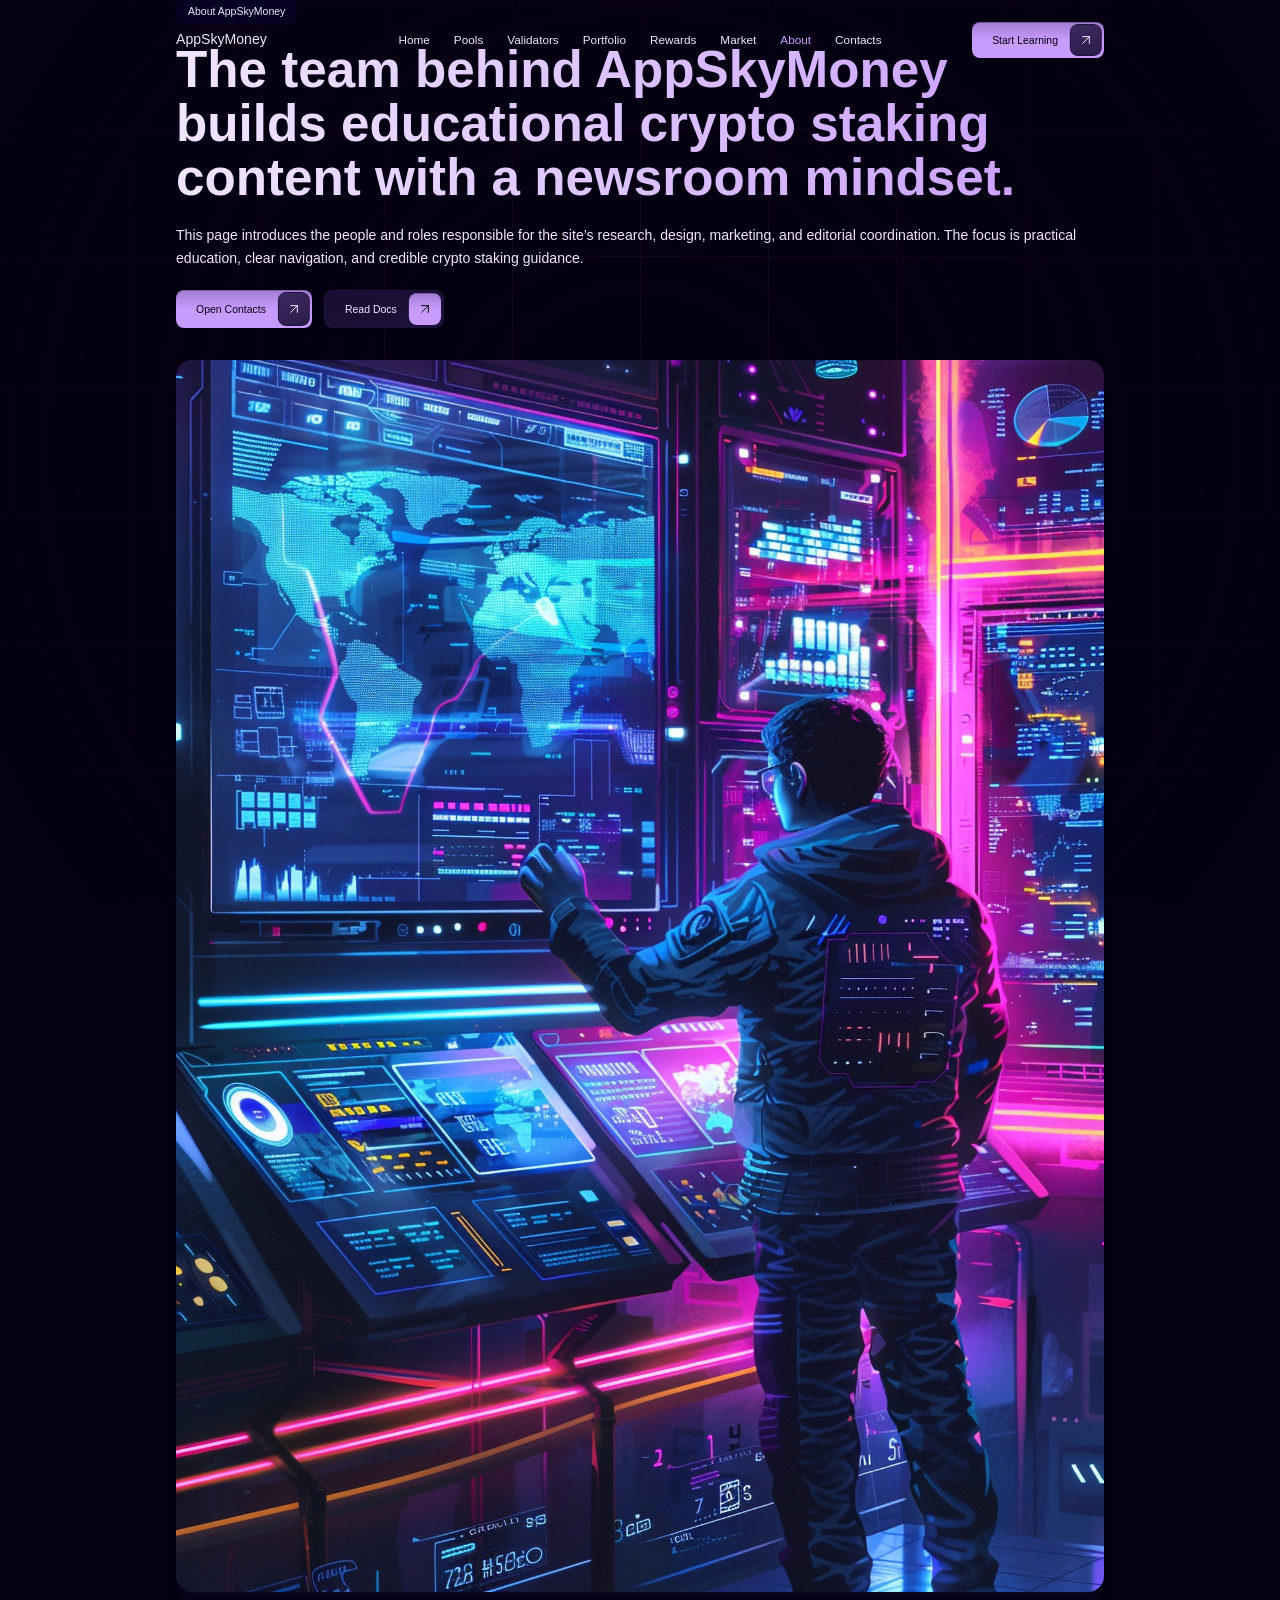
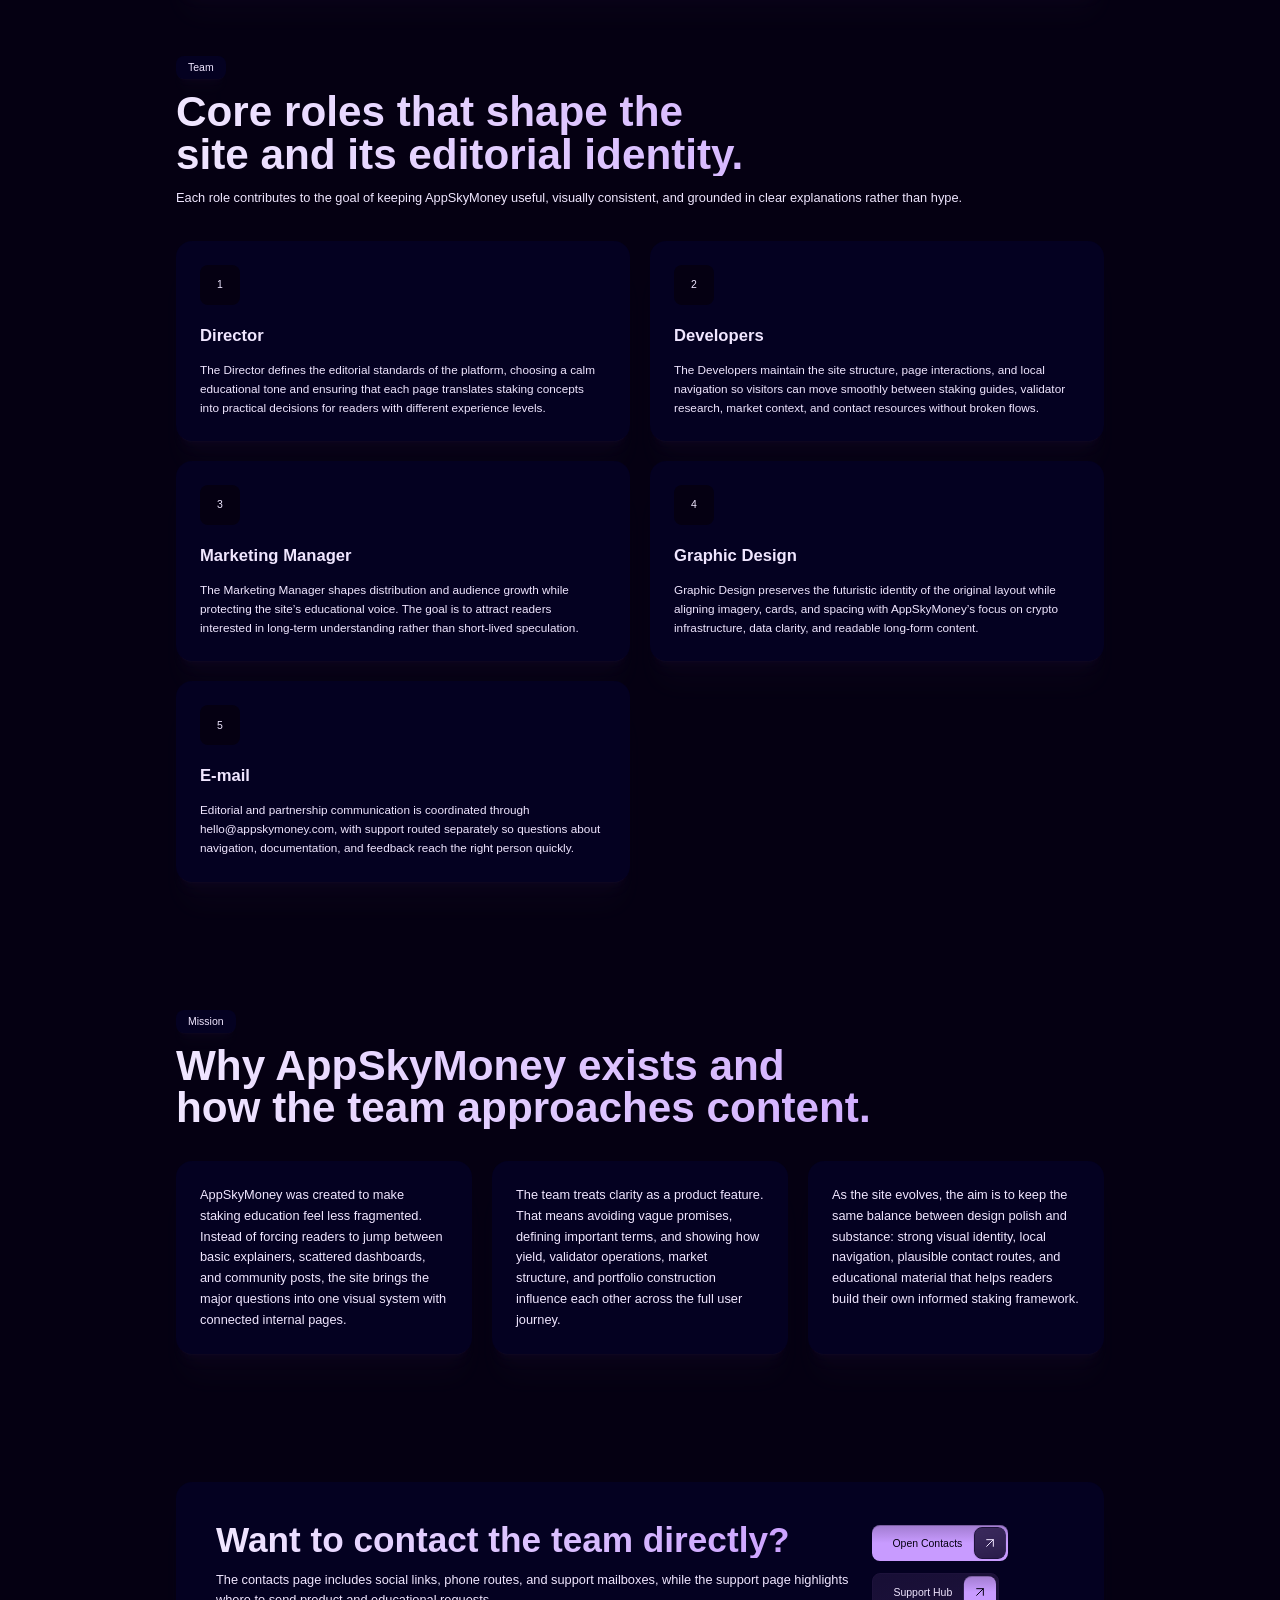
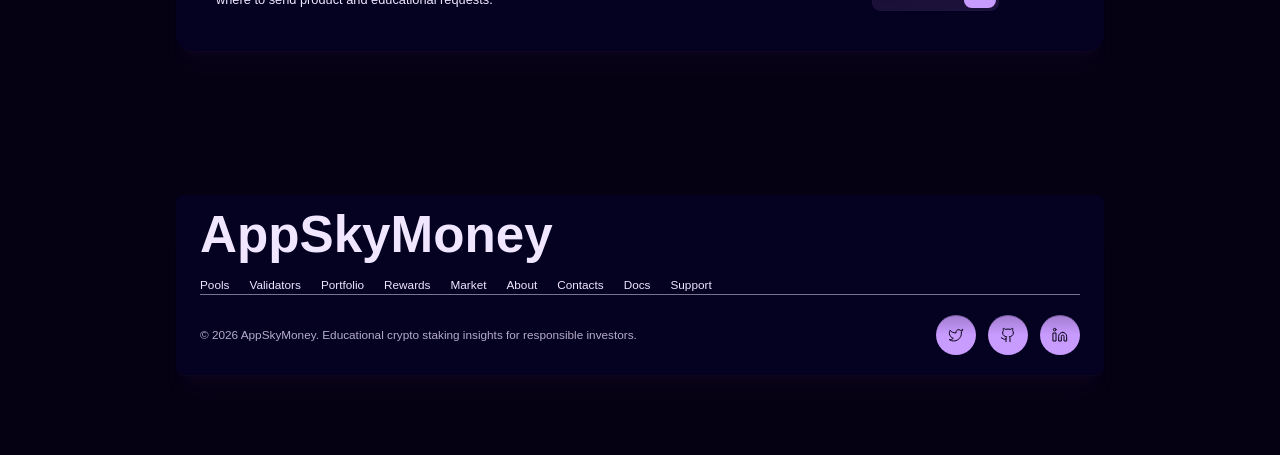
<file: stake4/about/index.html>
<!DOCTYPE html>
<html lang="en">
<head>
<meta charset="utf-8"/>
<link href="../css2.css" rel="stylesheet"/>
<meta content="width=device-width, initial-scale=1.0" name="viewport"/>
<title>AppSkyMoney | About</title>

<link href="../styles.css" rel="stylesheet"/></head>
<body>
<div id="root"><div aria-hidden="true" class="fixed inset-0 -z-10 overflow-hidden bg-background pointer-events-none select-none mask-[radial-gradient(circle_at_center,white_0%,transparent_90%)] bg-[linear-gradient(to_right,color-mix(in_srgb,var(--color-background-accent)_17.5%,transparent)_1px,transparent_1px),linear-gradient(to_bottom,color-mix(in_srgb,var(--color-background-accent)_17.5%,transparent)_1px,transparent_1px)] bg-size-[10vw_10vw]"></div><nav class="fixed z-1000 top-0 left-0 w-full transition-all duration-500 ease-in-out h-20 bg-background/0 backdrop-blur-0" data-section="navbar"><div class="relative mx-auto flex items-center justify-between h-full w-content-width"><a class="text-xl font-medium text-foreground" href="../">AppSkyMoney</a><div class="hidden md:flex absolute left-1/2 -translate-x-1/2 items-center gap-6"><a class="text-base text-foreground hover:opacity-70 transition-opacity" href="../">Home</a><a class="text-base text-foreground hover:opacity-70 transition-opacity" href="../pools/">Pools</a><a class="text-base text-foreground hover:opacity-70 transition-opacity" href="../validators/">Validators</a><a class="text-base text-foreground hover:opacity-70 transition-opacity" href="../portfolio/">Portfolio</a><a class="text-base text-foreground hover:opacity-70 transition-opacity" href="../rewards/">Rewards</a><a class="text-base text-foreground hover:opacity-70 transition-opacity" href="../market/">Market</a><a class="text-base text-primary-cta" href="../about/">About</a><a class="text-base text-foreground hover:opacity-70 transition-opacity" href="../contacts/">Contacts</a></div><div class="flex items-center gap-2 xl:gap-3 2xl:gap-4"><a class="group relative flex items-center gap-3 min-w-0 w-fit max-w-full py-0.5 pl-5 pr-0.5 text-sm rounded cursor-pointer primary-button text-primary-cta-text" href="../docs/"><span class="relative z-10 flex-1 truncate md:transition-colors md:duration-500 md:ease-out text-primary-cta-text md:group-hover:text-secondary-cta-text">Start Learning</span><div class="relative z-10 flex items-center justify-center size-8 rounded text-secondary-cta-text"><svg aria-hidden="true" class="size-4" fill="none" height="24" stroke="currentColor" stroke-linecap="round" stroke-linejoin="round" stroke-width="1.5" viewbox="0 0 24 24" width="24" xmlns="http://www.w3.org/2000/svg"><path d="M7 7h10v10"></path><path d="M7 17 17 7"></path></svg></div><div class="absolute inset-0.5 z-0 overflow-hidden rounded pointer-events-none"><div class="h-full w-full rounded -translate-x-[calc(-100%+2rem)] md:transition-transform md:duration-500 md:ease-out md:group-hover:translate-x-0 secondary-button"></div></div></a></div></div></nav><main class="flex-grow"><section class="pt-32 pb-16" id="hero"><div class="w-content-width mx-auto grid gap-8 lg:grid-cols-[1.02fr_0.98fr] items-center"><div class="flex flex-col gap-5"><div class="px-3 py-1 text-sm card rounded w-fit"><p>About AppSkyMoney</p></div><h1 class="bg-gradient-to-r from-foreground to-primary-cta bg-clip-text text-transparent text-5xl md:text-7xl xl:text-8xl leading-[1.05] font-semibold text-balance">The team behind AppSkyMoney builds educational crypto staking content with a newsroom mindset.</h1><p class="text-lg md:text-xl leading-relaxed text-foreground/80">This page introduces the people and roles responsible for the site’s research, design, marketing, and editorial coordination. The focus is practical education, clear navigation, and credible crypto staking guidance.</p><div class="flex flex-wrap gap-3"><a class="group relative flex items-center gap-3 min-w-0 w-fit max-w-full py-0.5 pl-5 pr-0.5 text-sm rounded cursor-pointer primary-button text-primary-cta-text" href="../contacts/"><span class="relative z-10 flex-1 truncate md:transition-colors md:duration-500 md:ease-out text-primary-cta-text md:group-hover:text-secondary-cta-text">Open Contacts</span><div class="relative z-10 flex items-center justify-center size-8 rounded text-secondary-cta-text"><svg aria-hidden="true" class="size-4" fill="none" height="24" stroke="currentColor" stroke-linecap="round" stroke-linejoin="round" stroke-width="1.5" viewbox="0 0 24 24" width="24" xmlns="http://www.w3.org/2000/svg"><path d="M7 7h10v10"></path><path d="M7 17 17 7"></path></svg></div><div class="absolute inset-0.5 z-0 overflow-hidden rounded pointer-events-none"><div class="h-full w-full rounded -translate-x-[calc(-100%+2rem)] md:transition-transform md:duration-500 md:ease-out md:group-hover:translate-x-0 secondary-button"></div></div></a><a class="group relative flex items-center gap-3 min-w-0 w-fit max-w-full py-0.5 pl-5 pr-0.5 text-sm rounded cursor-pointer secondary-button text-secondary-cta-text" href="../docs/"><span class="relative z-10 flex-1 truncate md:transition-colors md:duration-500 md:ease-out text-secondary-cta-text md:group-hover:text-primary-cta-text">Read Docs</span><div class="relative z-10 flex items-center justify-center size-8 rounded text-primary-cta-text"><svg aria-hidden="true" class="size-4" fill="none" height="24" stroke="currentColor" stroke-linecap="round" stroke-linejoin="round" stroke-width="1.5" viewbox="0 0 24 24" width="24" xmlns="http://www.w3.org/2000/svg"><path d="M7 7h10v10"></path><path d="M7 17 17 7"></path></svg></div><div class="absolute inset-0.5 z-0 overflow-hidden rounded pointer-events-none"><div class="h-full w-full rounded -translate-x-[calc(-100%+2rem)] md:transition-transform md:duration-500 md:ease-out md:group-hover:translate-x-0 primary-button"></div></div></a></div></div><div class="card rounded-2xl overflow-hidden"><img alt="The team behind AppSkyMoney builds educational crypto staking content with a newsroom mindset." class="w-full h-[420px] object-cover" src="../cyber-security-expert-working-with-technology-neon-lights_23-2151645587.jpg"/></div></div></section><div data-section="features" id="team"><section class="py-16"><div class="w-content-width mx-auto flex flex-col gap-8"><div class="flex flex-col gap-3 max-w-4xl"><div class="px-3 py-1 text-sm card rounded w-fit"><p>Team</p></div><h2 class="bg-gradient-to-r from-foreground to-primary-cta bg-clip-text text-transparent text-4xl md:text-6xl leading-[1.1] font-semibold text-balance">Core roles that shape the site and its editorial identity.</h2><p class="text-lg leading-relaxed text-foreground/80">Each role contributes to the goal of keeping AppSkyMoney useful, visually consistent, and grounded in clear explanations rather than hype.</p></div><div class="grid grid-cols-1 md:grid-cols-2 xl:grid-cols-3 gap-5"><div class="group relative overflow-hidden rounded-2xl card p-6 md:p-7"><div class="flex items-center justify-center size-10 rounded bg-background mb-5"><span class="text-sm font-medium">1</span></div><h3 class="text-2xl font-semibold leading-snug">Director</h3><p class="mt-3 text-base leading-relaxed text-foreground/80">The Director defines the editorial standards of the platform, choosing a calm educational tone and ensuring that each page translates staking concepts into practical decisions for readers with different experience levels.</p></div><div class="group relative overflow-hidden rounded-2xl card p-6 md:p-7"><div class="flex items-center justify-center size-10 rounded bg-background mb-5"><span class="text-sm font-medium">2</span></div><h3 class="text-2xl font-semibold leading-snug">Developers</h3><p class="mt-3 text-base leading-relaxed text-foreground/80">The Developers maintain the site structure, page interactions, and local navigation so visitors can move smoothly between staking guides, validator research, market context, and contact resources without broken flows.</p></div><div class="group relative overflow-hidden rounded-2xl card p-6 md:p-7"><div class="flex items-center justify-center size-10 rounded bg-background mb-5"><span class="text-sm font-medium">3</span></div><h3 class="text-2xl font-semibold leading-snug">Marketing Manager</h3><p class="mt-3 text-base leading-relaxed text-foreground/80">The Marketing Manager shapes distribution and audience growth while protecting the site’s educational voice. The goal is to attract readers interested in long-term understanding rather than short-lived speculation.</p></div><div class="group relative overflow-hidden rounded-2xl card p-6 md:p-7"><div class="flex items-center justify-center size-10 rounded bg-background mb-5"><span class="text-sm font-medium">4</span></div><h3 class="text-2xl font-semibold leading-snug">Graphic Design</h3><p class="mt-3 text-base leading-relaxed text-foreground/80">Graphic Design preserves the futuristic identity of the original layout while aligning imagery, cards, and spacing with AppSkyMoney’s focus on crypto infrastructure, data clarity, and readable long-form content.</p></div><div class="group relative overflow-hidden rounded-2xl card p-6 md:p-7"><div class="flex items-center justify-center size-10 rounded bg-background mb-5"><span class="text-sm font-medium">5</span></div><h3 class="text-2xl font-semibold leading-snug">E-mail</h3><p class="mt-3 text-base leading-relaxed text-foreground/80">Editorial and partnership communication is coordinated through hello@appskymoney.com, with support routed separately so questions about navigation, documentation, and feedback reach the right person quickly.</p></div></div></div></section></div><div id="mission"><section class="py-16"><div class="w-content-width mx-auto flex flex-col gap-8"><div class="flex flex-col gap-3 max-w-4xl"><div class="px-3 py-1 text-sm card rounded w-fit"><p>Mission</p></div><h2 class="bg-gradient-to-r from-foreground to-primary-cta bg-clip-text text-transparent text-4xl md:text-6xl leading-[1.1] font-semibold text-balance">Why AppSkyMoney exists and how the team approaches content.</h2></div><div class="grid grid-cols-1 lg:grid-cols-3 gap-5"><div class="card rounded-2xl p-6 md:p-7"><p class="text-base md:text-lg leading-relaxed text-foreground/80">AppSkyMoney was created to make staking education feel less fragmented. Instead of forcing readers to jump between basic explainers, scattered dashboards, and community posts, the site brings the major questions into one visual system with connected internal pages.</p></div><div class="card rounded-2xl p-6 md:p-7"><p class="text-base md:text-lg leading-relaxed text-foreground/80">The team treats clarity as a product feature. That means avoiding vague promises, defining important terms, and showing how yield, validator operations, market structure, and portfolio construction influence each other across the full user journey.</p></div><div class="card rounded-2xl p-6 md:p-7"><p class="text-base md:text-lg leading-relaxed text-foreground/80">As the site evolves, the aim is to keep the same balance between design polish and substance: strong visual identity, local navigation, plausible contact routes, and educational material that helps readers build their own informed staking framework.</p></div></div></div></section></div><div data-section="contact" id="contact"><section class="py-16"><div class="w-content-width mx-auto"><div class="card rounded-2xl p-8 md:p-10 flex flex-col gap-5 md:flex-row md:items-end md:justify-between"><div class="max-w-3xl"><h2 class="bg-gradient-to-r from-foreground to-primary-cta bg-clip-text text-transparent text-4xl md:text-5xl leading-[1.1] font-semibold text-balance">Want to contact the team directly?</h2><p class="mt-3 text-base md:text-lg leading-relaxed text-foreground/80">The contacts page includes social links, phone routes, and support mailboxes, while the support page highlights where to send product and educational requests.</p></div><div class="flex flex-wrap gap-3"><a class="group relative flex items-center gap-3 min-w-0 w-fit max-w-full py-0.5 pl-5 pr-0.5 text-sm rounded cursor-pointer primary-button text-primary-cta-text" href="../contacts/"><span class="relative z-10 flex-1 truncate md:transition-colors md:duration-500 md:ease-out text-primary-cta-text md:group-hover:text-secondary-cta-text">Open Contacts</span><div class="relative z-10 flex items-center justify-center size-8 rounded text-secondary-cta-text"><svg aria-hidden="true" class="size-4" fill="none" height="24" stroke="currentColor" stroke-linecap="round" stroke-linejoin="round" stroke-width="1.5" viewbox="0 0 24 24" width="24" xmlns="http://www.w3.org/2000/svg"><path d="M7 7h10v10"></path><path d="M7 17 17 7"></path></svg></div><div class="absolute inset-0.5 z-0 overflow-hidden rounded pointer-events-none"><div class="h-full w-full rounded -translate-x-[calc(-100%+2rem)] md:transition-transform md:duration-500 md:ease-out md:group-hover:translate-x-0 secondary-button"></div></div></a><a class="group relative flex items-center gap-3 min-w-0 w-fit max-w-full py-0.5 pl-5 pr-0.5 text-sm rounded cursor-pointer secondary-button text-secondary-cta-text" href="../support/"><span class="relative z-10 flex-1 truncate md:transition-colors md:duration-500 md:ease-out text-secondary-cta-text md:group-hover:text-primary-cta-text">Support Hub</span><div class="relative z-10 flex items-center justify-center size-8 rounded text-primary-cta-text"><svg aria-hidden="true" class="size-4" fill="none" height="24" stroke="currentColor" stroke-linecap="round" stroke-linejoin="round" stroke-width="1.5" viewbox="0 0 24 24" width="24" xmlns="http://www.w3.org/2000/svg"><path d="M7 7h10v10"></path><path d="M7 17 17 7"></path></svg></div><div class="absolute inset-0.5 z-0 overflow-hidden rounded pointer-events-none"><div class="h-full w-full rounded -translate-x-[calc(-100%+2rem)] md:transition-transform md:duration-500 md:ease-out md:group-hover:translate-x-0 primary-button"></div></div></a></div></div></div></section></div></main><footer aria-label="Site footer" class="relative w-full py-20" data-section="footer"><div class="flex flex-col w-content-width mx-auto px-6 md:px-10 pb-5 rounded-lg card"><div class="w-full min-w-0 flex-1 py-5"><h2 class="whitespace-nowrap transition-opacity duration-150 opacity-100 font-semibold text-5xl md:text-7xl xl:text-8xl" style="line-height: 0.8;">AppSkyMoney</h2></div><div class="flex flex-wrap gap-3 md:gap-5 pb-6"><a class="text-sm md:text-base text-foreground/80 hover:text-foreground transition-colors" href="../pools/">Pools</a><a class="text-sm md:text-base text-foreground/80 hover:text-foreground transition-colors" href="../validators/">Validators</a><a class="text-sm md:text-base text-foreground/80 hover:text-foreground transition-colors" href="../portfolio/">Portfolio</a><a class="text-sm md:text-base text-foreground/80 hover:text-foreground transition-colors" href="../rewards/">Rewards</a><a class="text-sm md:text-base text-foreground/80 hover:text-foreground transition-colors" href="../market/">Market</a><a class="text-sm md:text-base text-foreground/80 hover:text-foreground transition-colors" href="../about/">About</a><a class="text-sm md:text-base text-foreground/80 hover:text-foreground transition-colors" href="../contacts/">Contacts</a><a class="text-sm md:text-base text-foreground/80 hover:text-foreground transition-colors" href="../docs/">Docs</a><a class="text-sm md:text-base text-foreground/80 hover:text-foreground transition-colors" href="../support/">Support</a></div><div class="h-px w-full mb-5 bg-foreground/50"></div><div class="flex flex-col gap-4 items-center justify-between md:flex-row"><span class="text-base opacity-75">© 2026 AppSkyMoney. Educational crypto staking insights for responsible investors.</span><div class="flex items-center gap-3"><a class="flex items-center justify-center size-10 rounded-full primary-button text-primary-cta-text cursor-pointer" href="https://x.com/appskymoney" rel="noreferrer" target="_blank"><svg aria-hidden="true" class="size-4" fill="none" height="24" stroke="currentColor" stroke-linecap="round" stroke-linejoin="round" stroke-width="1.5" viewbox="0 0 24 24" width="24" xmlns="http://www.w3.org/2000/svg"><path d="M22 4s-.7 2.1-2 3.4c1.6 10-9.4 17.3-18 11.6 2.2.1 4.4-.6 6-2C3 15.5.5 9.6 3 5c2.2 2.6 5.6 4.1 9 4-.9-4.2 4-6.6 7-3.8 1.1 0 3-1.2 3-1.2z"></path></svg></a><a class="flex items-center justify-center size-10 rounded-full primary-button text-primary-cta-text cursor-pointer" href="https://github.com/appskymoney" rel="noreferrer" target="_blank"><svg aria-hidden="true" class="size-4" fill="none" height="24" stroke="currentColor" stroke-linecap="round" stroke-linejoin="round" stroke-width="1.5" viewbox="0 0 24 24" width="24" xmlns="http://www.w3.org/2000/svg"><path d="M15 22v-4a4.8 4.8 0 0 0-1-3.5c3 0 6-2 6-5.5.08-1.25-.27-2.48-1-3.5.28-1.15.28-2.35 0-3.5 0 0-1 0-3 1.5-2.64-.5-5.36-.5-8 0C6 2 5 2 5 2c-.3 1.15-.3 2.35 0 3.5A5.403 5.403 0 0 0 4 9c0 3.5 3 5.5 6 5.5-.39.49-.68 1.05-.85 1.65-.17.6-.22 1.23-.15 1.85v4"></path><path d="M9 18c-4.51 2-5-2-7-2"></path></svg></a><a class="flex items-center justify-center size-10 rounded-full primary-button text-primary-cta-text cursor-pointer" href="https://www.linkedin.com/company/appskymoney/" rel="noreferrer" target="_blank"><svg aria-hidden="true" class="size-4" fill="none" height="24" stroke="currentColor" stroke-linecap="round" stroke-linejoin="round" stroke-width="1.5" viewbox="0 0 24 24" width="24" xmlns="http://www.w3.org/2000/svg"><path d="M16 8a6 6 0 0 1 6 6v7h-4v-7a2 2 0 0 0-2-2 2 2 0 0 0-2 2v7h-4v-7a6 6 0 0 1 6-6z"></path><rect height="12" width="4" x="2" y="9"></rect><circle cx="4" cy="4" r="2"></circle></svg></a></div></div></div></footer></div>
<script src="../script.js"></script>
</body></html>
</file>
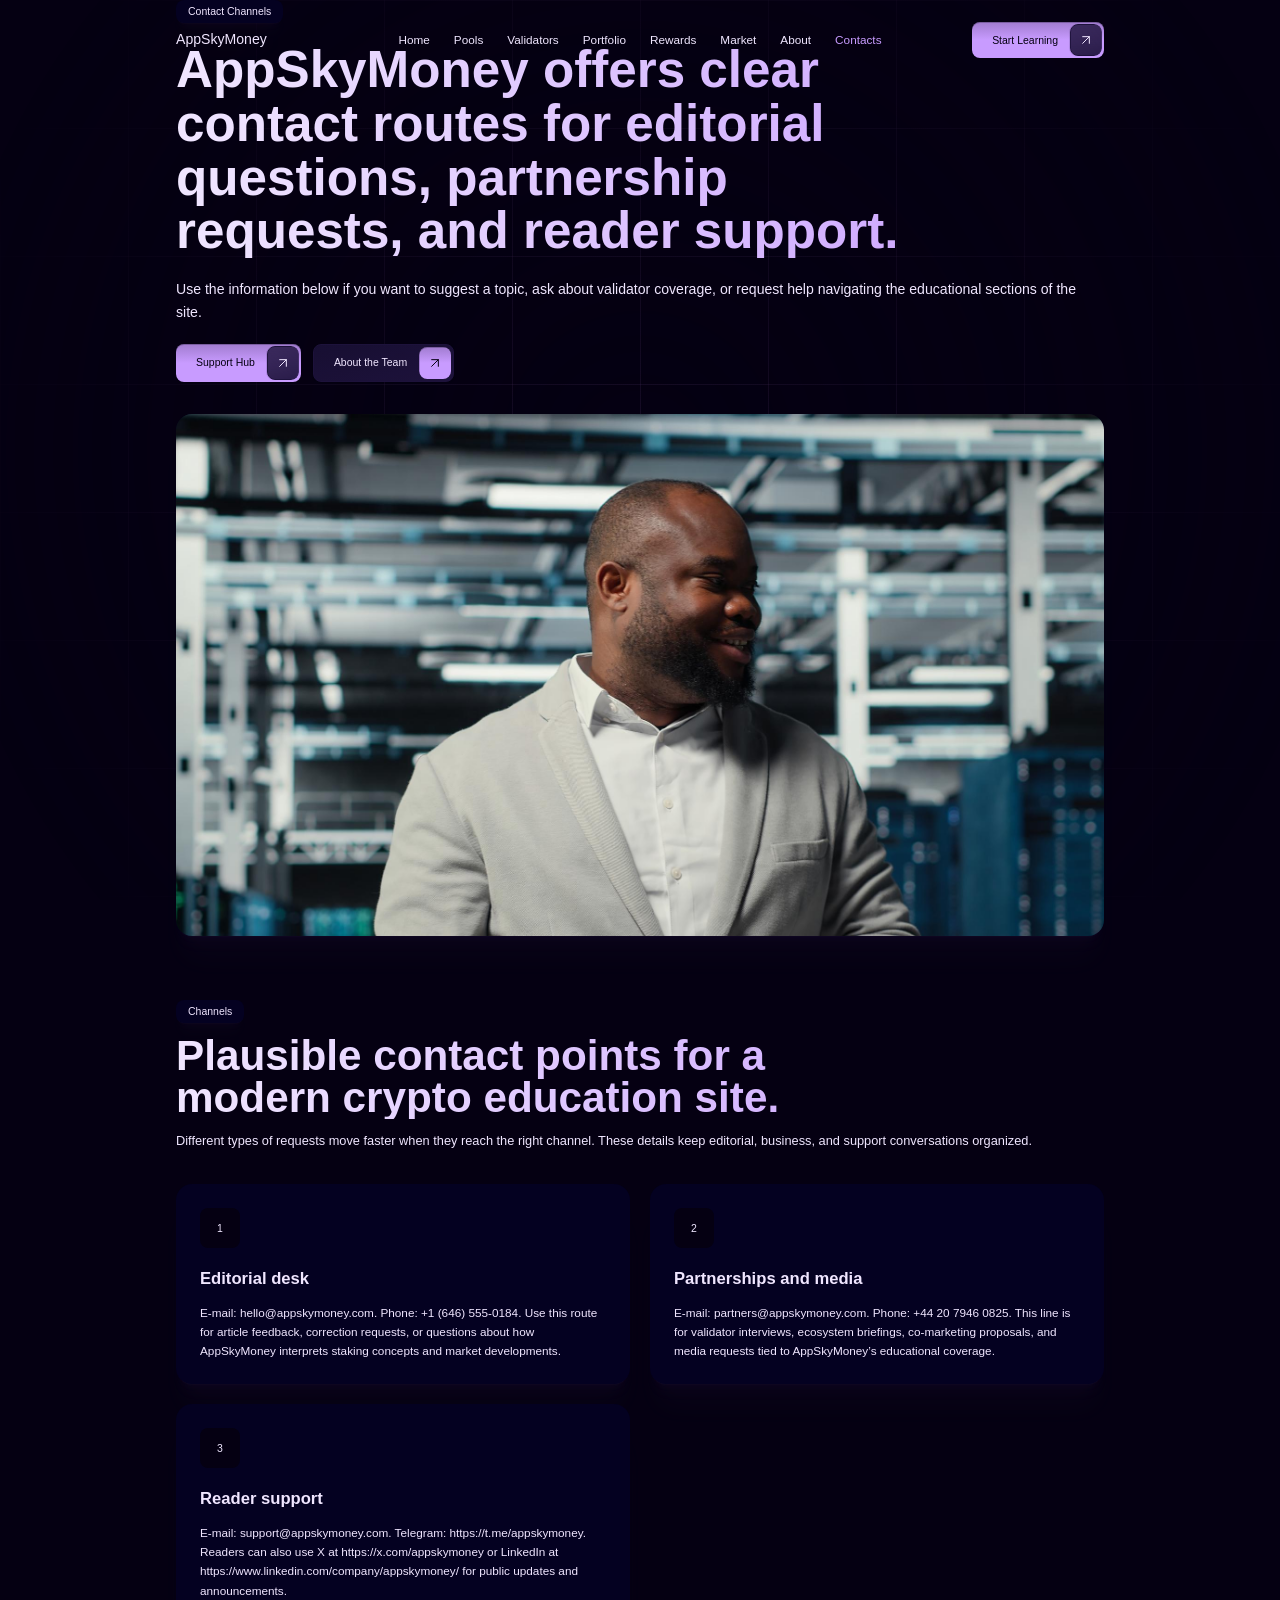
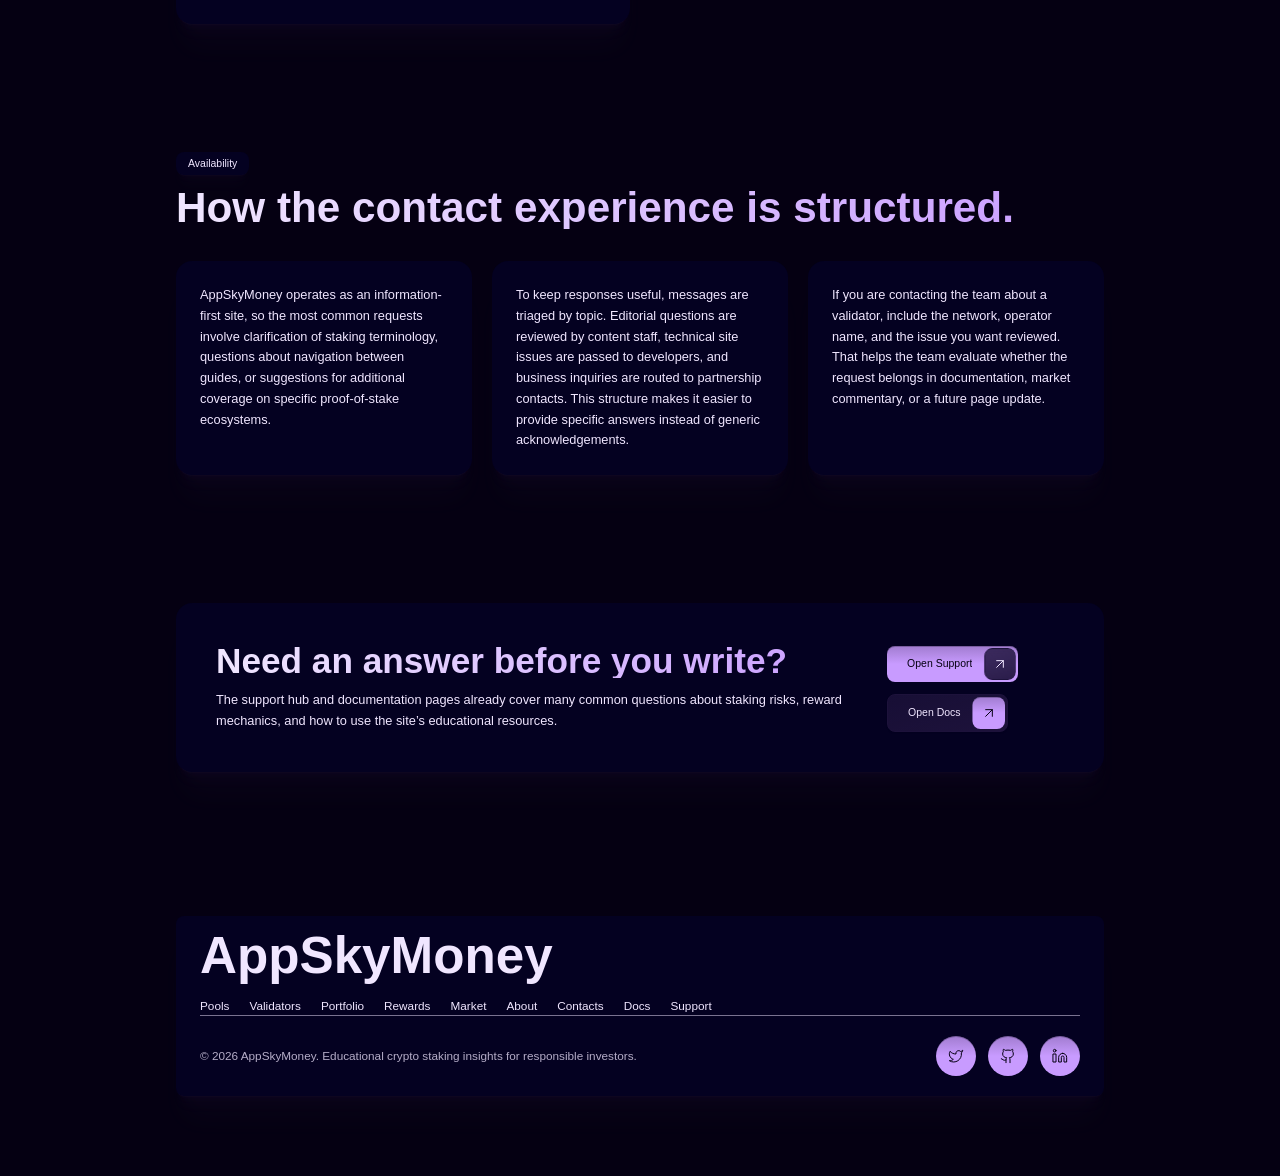
<file: stake4/contacts/index.html>
<!DOCTYPE html>
<html lang="en">
<head>
<meta charset="utf-8"/>
<link href="../css2.css" rel="stylesheet"/>
<meta content="width=device-width, initial-scale=1.0" name="viewport"/>
<title>AppSkyMoney | Contacts</title>

<link href="../styles.css" rel="stylesheet"/></head>
<body>
<div id="root"><div aria-hidden="true" class="fixed inset-0 -z-10 overflow-hidden bg-background pointer-events-none select-none mask-[radial-gradient(circle_at_center,white_0%,transparent_90%)] bg-[linear-gradient(to_right,color-mix(in_srgb,var(--color-background-accent)_17.5%,transparent)_1px,transparent_1px),linear-gradient(to_bottom,color-mix(in_srgb,var(--color-background-accent)_17.5%,transparent)_1px,transparent_1px)] bg-size-[10vw_10vw]"></div><nav class="fixed z-1000 top-0 left-0 w-full transition-all duration-500 ease-in-out h-20 bg-background/0 backdrop-blur-0" data-section="navbar"><div class="relative mx-auto flex items-center justify-between h-full w-content-width"><a class="text-xl font-medium text-foreground" href="../">AppSkyMoney</a><div class="hidden md:flex absolute left-1/2 -translate-x-1/2 items-center gap-6"><a class="text-base text-foreground hover:opacity-70 transition-opacity" href="../">Home</a><a class="text-base text-foreground hover:opacity-70 transition-opacity" href="../pools/">Pools</a><a class="text-base text-foreground hover:opacity-70 transition-opacity" href="../validators/">Validators</a><a class="text-base text-foreground hover:opacity-70 transition-opacity" href="../portfolio/">Portfolio</a><a class="text-base text-foreground hover:opacity-70 transition-opacity" href="../rewards/">Rewards</a><a class="text-base text-foreground hover:opacity-70 transition-opacity" href="../market/">Market</a><a class="text-base text-foreground hover:opacity-70 transition-opacity" href="../about/">About</a><a class="text-base text-primary-cta" href="../contacts/">Contacts</a></div><div class="flex items-center gap-2 xl:gap-3 2xl:gap-4"><a class="group relative flex items-center gap-3 min-w-0 w-fit max-w-full py-0.5 pl-5 pr-0.5 text-sm rounded cursor-pointer primary-button text-primary-cta-text" href="../docs/"><span class="relative z-10 flex-1 truncate md:transition-colors md:duration-500 md:ease-out text-primary-cta-text md:group-hover:text-secondary-cta-text">Start Learning</span><div class="relative z-10 flex items-center justify-center size-8 rounded text-secondary-cta-text"><svg aria-hidden="true" class="size-4" fill="none" height="24" stroke="currentColor" stroke-linecap="round" stroke-linejoin="round" stroke-width="1.5" viewbox="0 0 24 24" width="24" xmlns="http://www.w3.org/2000/svg"><path d="M7 7h10v10"></path><path d="M7 17 17 7"></path></svg></div><div class="absolute inset-0.5 z-0 overflow-hidden rounded pointer-events-none"><div class="h-full w-full rounded -translate-x-[calc(-100%+2rem)] md:transition-transform md:duration-500 md:ease-out md:group-hover:translate-x-0 secondary-button"></div></div></a></div></div></nav><main class="flex-grow"><section class="pt-32 pb-16" id="hero"><div class="w-content-width mx-auto grid gap-8 lg:grid-cols-[1.02fr_0.98fr] items-center"><div class="flex flex-col gap-5"><div class="px-3 py-1 text-sm card rounded w-fit"><p>Contact Channels</p></div><h1 class="bg-gradient-to-r from-foreground to-primary-cta bg-clip-text text-transparent text-5xl md:text-7xl xl:text-8xl leading-[1.05] font-semibold text-balance">AppSkyMoney offers clear contact routes for editorial questions, partnership requests, and reader support.</h1><p class="text-lg md:text-xl leading-relaxed text-foreground/80">Use the information below if you want to suggest a topic, ask about validator coverage, or request help navigating the educational sections of the site.</p><div class="flex flex-wrap gap-3"><a class="group relative flex items-center gap-3 min-w-0 w-fit max-w-full py-0.5 pl-5 pr-0.5 text-sm rounded cursor-pointer primary-button text-primary-cta-text" href="../support/"><span class="relative z-10 flex-1 truncate md:transition-colors md:duration-500 md:ease-out text-primary-cta-text md:group-hover:text-secondary-cta-text">Support Hub</span><div class="relative z-10 flex items-center justify-center size-8 rounded text-secondary-cta-text"><svg aria-hidden="true" class="size-4" fill="none" height="24" stroke="currentColor" stroke-linecap="round" stroke-linejoin="round" stroke-width="1.5" viewbox="0 0 24 24" width="24" xmlns="http://www.w3.org/2000/svg"><path d="M7 7h10v10"></path><path d="M7 17 17 7"></path></svg></div><div class="absolute inset-0.5 z-0 overflow-hidden rounded pointer-events-none"><div class="h-full w-full rounded -translate-x-[calc(-100%+2rem)] md:transition-transform md:duration-500 md:ease-out md:group-hover:translate-x-0 secondary-button"></div></div></a><a class="group relative flex items-center gap-3 min-w-0 w-fit max-w-full py-0.5 pl-5 pr-0.5 text-sm rounded cursor-pointer secondary-button text-secondary-cta-text" href="../about/"><span class="relative z-10 flex-1 truncate md:transition-colors md:duration-500 md:ease-out text-secondary-cta-text md:group-hover:text-primary-cta-text">About the Team</span><div class="relative z-10 flex items-center justify-center size-8 rounded text-primary-cta-text"><svg aria-hidden="true" class="size-4" fill="none" height="24" stroke="currentColor" stroke-linecap="round" stroke-linejoin="round" stroke-width="1.5" viewbox="0 0 24 24" width="24" xmlns="http://www.w3.org/2000/svg"><path d="M7 7h10v10"></path><path d="M7 17 17 7"></path></svg></div><div class="absolute inset-0.5 z-0 overflow-hidden rounded pointer-events-none"><div class="h-full w-full rounded -translate-x-[calc(-100%+2rem)] md:transition-transform md:duration-500 md:ease-out md:group-hover:translate-x-0 primary-button"></div></div></a></div></div><div class="card rounded-2xl overflow-hidden"><img alt="AppSkyMoney offers clear contact routes for editorial questions, partnership requests, and reader support." class="w-full h-[420px] object-cover" src="../manager-walking-high-tech-data-center-facility-with-rows-server-racks_482257-129675.jpg"/></div></div></section><div data-section="features" id="channels"><section class="py-16"><div class="w-content-width mx-auto flex flex-col gap-8"><div class="flex flex-col gap-3 max-w-4xl"><div class="px-3 py-1 text-sm card rounded w-fit"><p>Channels</p></div><h2 class="bg-gradient-to-r from-foreground to-primary-cta bg-clip-text text-transparent text-4xl md:text-6xl leading-[1.1] font-semibold text-balance">Plausible contact points for a modern crypto education site.</h2><p class="text-lg leading-relaxed text-foreground/80">Different types of requests move faster when they reach the right channel. These details keep editorial, business, and support conversations organized.</p></div><div class="grid grid-cols-1 md:grid-cols-2 xl:grid-cols-3 gap-5"><div class="group relative overflow-hidden rounded-2xl card p-6 md:p-7"><div class="flex items-center justify-center size-10 rounded bg-background mb-5"><span class="text-sm font-medium">1</span></div><h3 class="text-2xl font-semibold leading-snug">Editorial desk</h3><p class="mt-3 text-base leading-relaxed text-foreground/80">E-mail: hello@appskymoney.com. Phone: +1 (646) 555-0184. Use this route for article feedback, correction requests, or questions about how AppSkyMoney interprets staking concepts and market developments.</p></div><div class="group relative overflow-hidden rounded-2xl card p-6 md:p-7"><div class="flex items-center justify-center size-10 rounded bg-background mb-5"><span class="text-sm font-medium">2</span></div><h3 class="text-2xl font-semibold leading-snug">Partnerships and media</h3><p class="mt-3 text-base leading-relaxed text-foreground/80">E-mail: partners@appskymoney.com. Phone: +44 20 7946 0825. This line is for validator interviews, ecosystem briefings, co-marketing proposals, and media requests tied to AppSkyMoney’s educational coverage.</p></div><div class="group relative overflow-hidden rounded-2xl card p-6 md:p-7"><div class="flex items-center justify-center size-10 rounded bg-background mb-5"><span class="text-sm font-medium">3</span></div><h3 class="text-2xl font-semibold leading-snug">Reader support</h3><p class="mt-3 text-base leading-relaxed text-foreground/80">E-mail: support@appskymoney.com. Telegram: https://t.me/appskymoney. Readers can also use X at https://x.com/appskymoney or LinkedIn at https://www.linkedin.com/company/appskymoney/ for public updates and announcements.</p></div></div></div></section></div><div id="availability"><section class="py-16"><div class="w-content-width mx-auto flex flex-col gap-8"><div class="flex flex-col gap-3 max-w-4xl"><div class="px-3 py-1 text-sm card rounded w-fit"><p>Availability</p></div><h2 class="bg-gradient-to-r from-foreground to-primary-cta bg-clip-text text-transparent text-4xl md:text-6xl leading-[1.1] font-semibold text-balance">How the contact experience is structured.</h2></div><div class="grid grid-cols-1 lg:grid-cols-3 gap-5"><div class="card rounded-2xl p-6 md:p-7"><p class="text-base md:text-lg leading-relaxed text-foreground/80">AppSkyMoney operates as an information-first site, so the most common requests involve clarification of staking terminology, questions about navigation between guides, or suggestions for additional coverage on specific proof-of-stake ecosystems.</p></div><div class="card rounded-2xl p-6 md:p-7"><p class="text-base md:text-lg leading-relaxed text-foreground/80">To keep responses useful, messages are triaged by topic. Editorial questions are reviewed by content staff, technical site issues are passed to developers, and business inquiries are routed to partnership contacts. This structure makes it easier to provide specific answers instead of generic acknowledgements.</p></div><div class="card rounded-2xl p-6 md:p-7"><p class="text-base md:text-lg leading-relaxed text-foreground/80">If you are contacting the team about a validator, include the network, operator name, and the issue you want reviewed. That helps the team evaluate whether the request belongs in documentation, market commentary, or a future page update.</p></div></div></div></section></div><div data-section="contact" id="contact"><section class="py-16"><div class="w-content-width mx-auto"><div class="card rounded-2xl p-8 md:p-10 flex flex-col gap-5 md:flex-row md:items-end md:justify-between"><div class="max-w-3xl"><h2 class="bg-gradient-to-r from-foreground to-primary-cta bg-clip-text text-transparent text-4xl md:text-5xl leading-[1.1] font-semibold text-balance">Need an answer before you write?</h2><p class="mt-3 text-base md:text-lg leading-relaxed text-foreground/80">The support hub and documentation pages already cover many common questions about staking risks, reward mechanics, and how to use the site’s educational resources.</p></div><div class="flex flex-wrap gap-3"><a class="group relative flex items-center gap-3 min-w-0 w-fit max-w-full py-0.5 pl-5 pr-0.5 text-sm rounded cursor-pointer primary-button text-primary-cta-text" href="../support/"><span class="relative z-10 flex-1 truncate md:transition-colors md:duration-500 md:ease-out text-primary-cta-text md:group-hover:text-secondary-cta-text">Open Support</span><div class="relative z-10 flex items-center justify-center size-8 rounded text-secondary-cta-text"><svg aria-hidden="true" class="size-4" fill="none" height="24" stroke="currentColor" stroke-linecap="round" stroke-linejoin="round" stroke-width="1.5" viewbox="0 0 24 24" width="24" xmlns="http://www.w3.org/2000/svg"><path d="M7 7h10v10"></path><path d="M7 17 17 7"></path></svg></div><div class="absolute inset-0.5 z-0 overflow-hidden rounded pointer-events-none"><div class="h-full w-full rounded -translate-x-[calc(-100%+2rem)] md:transition-transform md:duration-500 md:ease-out md:group-hover:translate-x-0 secondary-button"></div></div></a><a class="group relative flex items-center gap-3 min-w-0 w-fit max-w-full py-0.5 pl-5 pr-0.5 text-sm rounded cursor-pointer secondary-button text-secondary-cta-text" href="../docs/"><span class="relative z-10 flex-1 truncate md:transition-colors md:duration-500 md:ease-out text-secondary-cta-text md:group-hover:text-primary-cta-text">Open Docs</span><div class="relative z-10 flex items-center justify-center size-8 rounded text-primary-cta-text"><svg aria-hidden="true" class="size-4" fill="none" height="24" stroke="currentColor" stroke-linecap="round" stroke-linejoin="round" stroke-width="1.5" viewbox="0 0 24 24" width="24" xmlns="http://www.w3.org/2000/svg"><path d="M7 7h10v10"></path><path d="M7 17 17 7"></path></svg></div><div class="absolute inset-0.5 z-0 overflow-hidden rounded pointer-events-none"><div class="h-full w-full rounded -translate-x-[calc(-100%+2rem)] md:transition-transform md:duration-500 md:ease-out md:group-hover:translate-x-0 primary-button"></div></div></a></div></div></div></section></div></main><footer aria-label="Site footer" class="relative w-full py-20" data-section="footer"><div class="flex flex-col w-content-width mx-auto px-6 md:px-10 pb-5 rounded-lg card"><div class="w-full min-w-0 flex-1 py-5"><h2 class="whitespace-nowrap transition-opacity duration-150 opacity-100 font-semibold text-5xl md:text-7xl xl:text-8xl" style="line-height: 0.8;">AppSkyMoney</h2></div><div class="flex flex-wrap gap-3 md:gap-5 pb-6"><a class="text-sm md:text-base text-foreground/80 hover:text-foreground transition-colors" href="../pools/">Pools</a><a class="text-sm md:text-base text-foreground/80 hover:text-foreground transition-colors" href="../validators/">Validators</a><a class="text-sm md:text-base text-foreground/80 hover:text-foreground transition-colors" href="../portfolio/">Portfolio</a><a class="text-sm md:text-base text-foreground/80 hover:text-foreground transition-colors" href="../rewards/">Rewards</a><a class="text-sm md:text-base text-foreground/80 hover:text-foreground transition-colors" href="../market/">Market</a><a class="text-sm md:text-base text-foreground/80 hover:text-foreground transition-colors" href="../about/">About</a><a class="text-sm md:text-base text-foreground/80 hover:text-foreground transition-colors" href="../contacts/">Contacts</a><a class="text-sm md:text-base text-foreground/80 hover:text-foreground transition-colors" href="../docs/">Docs</a><a class="text-sm md:text-base text-foreground/80 hover:text-foreground transition-colors" href="../support/">Support</a></div><div class="h-px w-full mb-5 bg-foreground/50"></div><div class="flex flex-col gap-4 items-center justify-between md:flex-row"><span class="text-base opacity-75">© 2026 AppSkyMoney. Educational crypto staking insights for responsible investors.</span><div class="flex items-center gap-3"><a class="flex items-center justify-center size-10 rounded-full primary-button text-primary-cta-text cursor-pointer" href="https://x.com/appskymoney" rel="noreferrer" target="_blank"><svg aria-hidden="true" class="size-4" fill="none" height="24" stroke="currentColor" stroke-linecap="round" stroke-linejoin="round" stroke-width="1.5" viewbox="0 0 24 24" width="24" xmlns="http://www.w3.org/2000/svg"><path d="M22 4s-.7 2.1-2 3.4c1.6 10-9.4 17.3-18 11.6 2.2.1 4.4-.6 6-2C3 15.5.5 9.6 3 5c2.2 2.6 5.6 4.1 9 4-.9-4.2 4-6.6 7-3.8 1.1 0 3-1.2 3-1.2z"></path></svg></a><a class="flex items-center justify-center size-10 rounded-full primary-button text-primary-cta-text cursor-pointer" href="https://github.com/appskymoney" rel="noreferrer" target="_blank"><svg aria-hidden="true" class="size-4" fill="none" height="24" stroke="currentColor" stroke-linecap="round" stroke-linejoin="round" stroke-width="1.5" viewbox="0 0 24 24" width="24" xmlns="http://www.w3.org/2000/svg"><path d="M15 22v-4a4.8 4.8 0 0 0-1-3.5c3 0 6-2 6-5.5.08-1.25-.27-2.48-1-3.5.28-1.15.28-2.35 0-3.5 0 0-1 0-3 1.5-2.64-.5-5.36-.5-8 0C6 2 5 2 5 2c-.3 1.15-.3 2.35 0 3.5A5.403 5.403 0 0 0 4 9c0 3.5 3 5.5 6 5.5-.39.49-.68 1.05-.85 1.65-.17.6-.22 1.23-.15 1.85v4"></path><path d="M9 18c-4.51 2-5-2-7-2"></path></svg></a><a class="flex items-center justify-center size-10 rounded-full primary-button text-primary-cta-text cursor-pointer" href="https://www.linkedin.com/company/appskymoney/" rel="noreferrer" target="_blank"><svg aria-hidden="true" class="size-4" fill="none" height="24" stroke="currentColor" stroke-linecap="round" stroke-linejoin="round" stroke-width="1.5" viewbox="0 0 24 24" width="24" xmlns="http://www.w3.org/2000/svg"><path d="M16 8a6 6 0 0 1 6 6v7h-4v-7a2 2 0 0 0-2-2 2 2 0 0 0-2 2v7h-4v-7a6 6 0 0 1 6-6z"></path><rect height="12" width="4" x="2" y="9"></rect><circle cx="4" cy="4" r="2"></circle></svg></a></div></div></div></footer></div>
<script src="../script.js"></script>
</body></html>
</file>
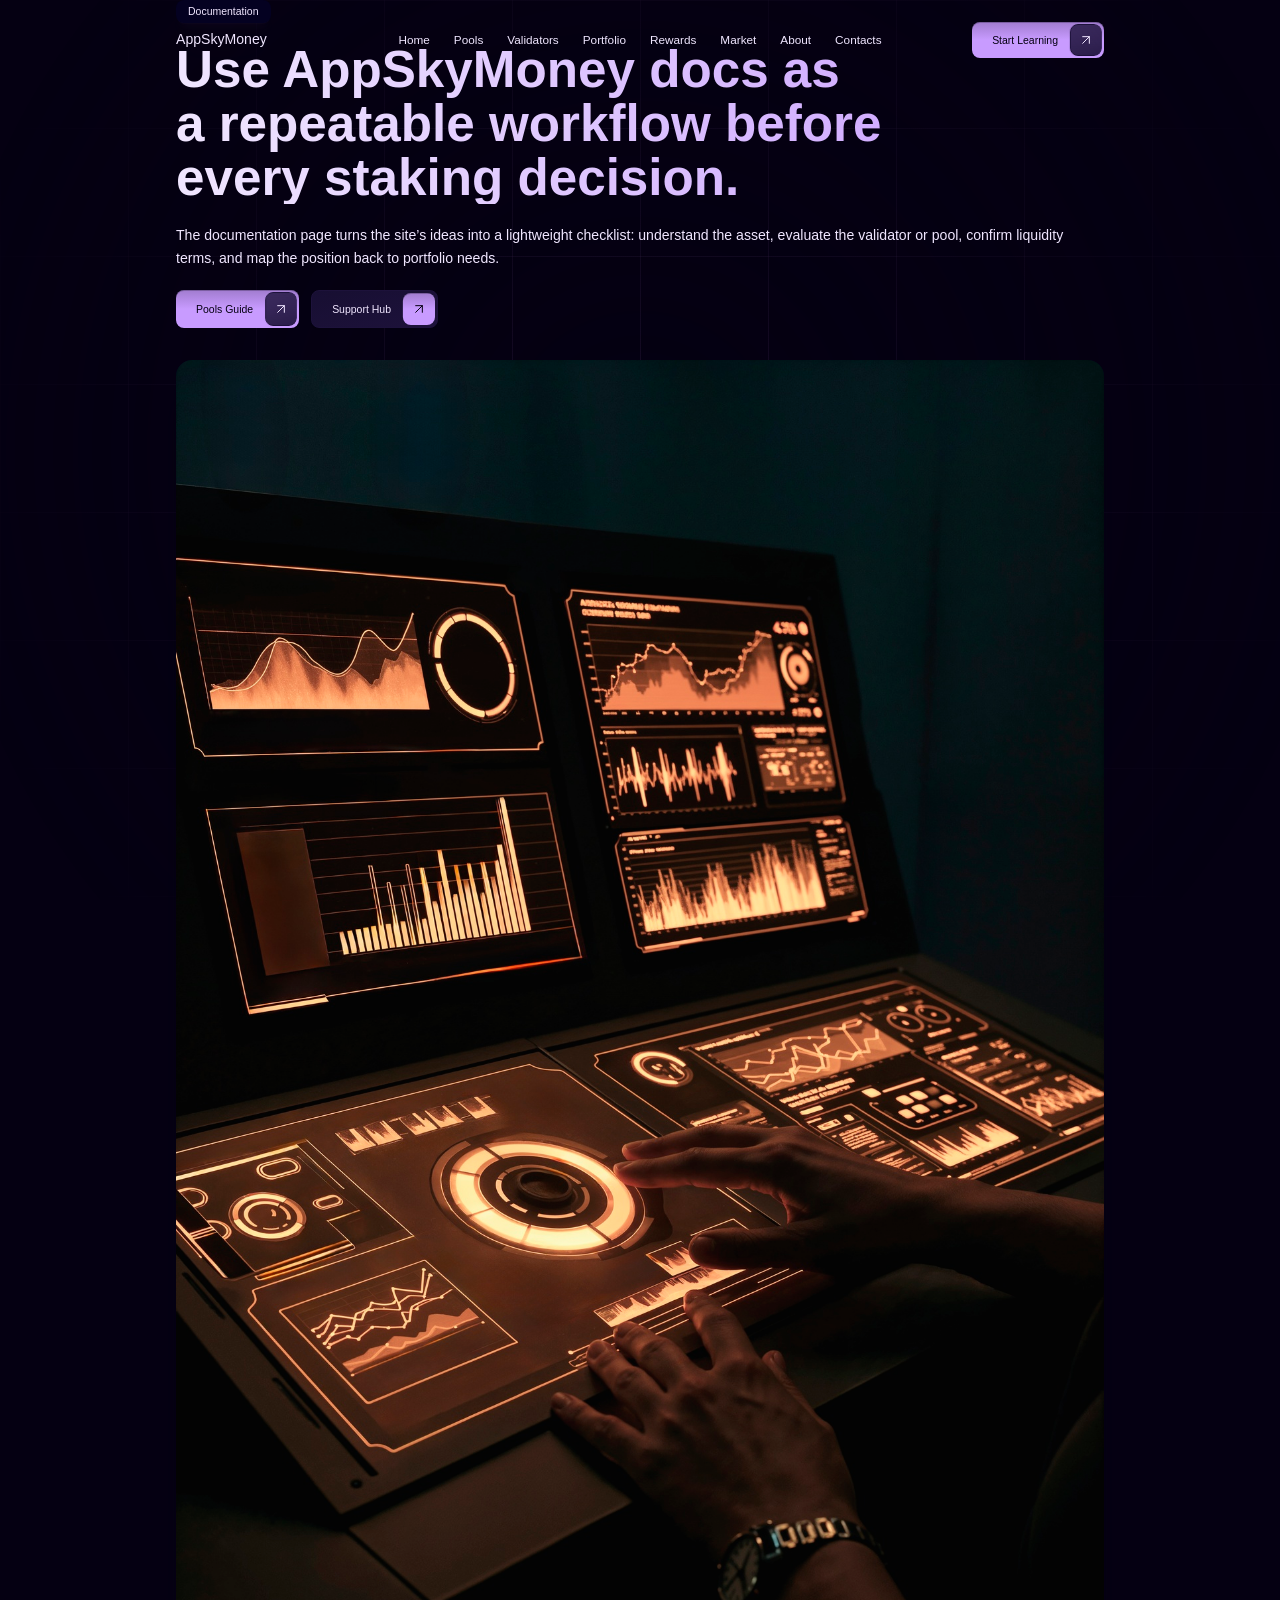
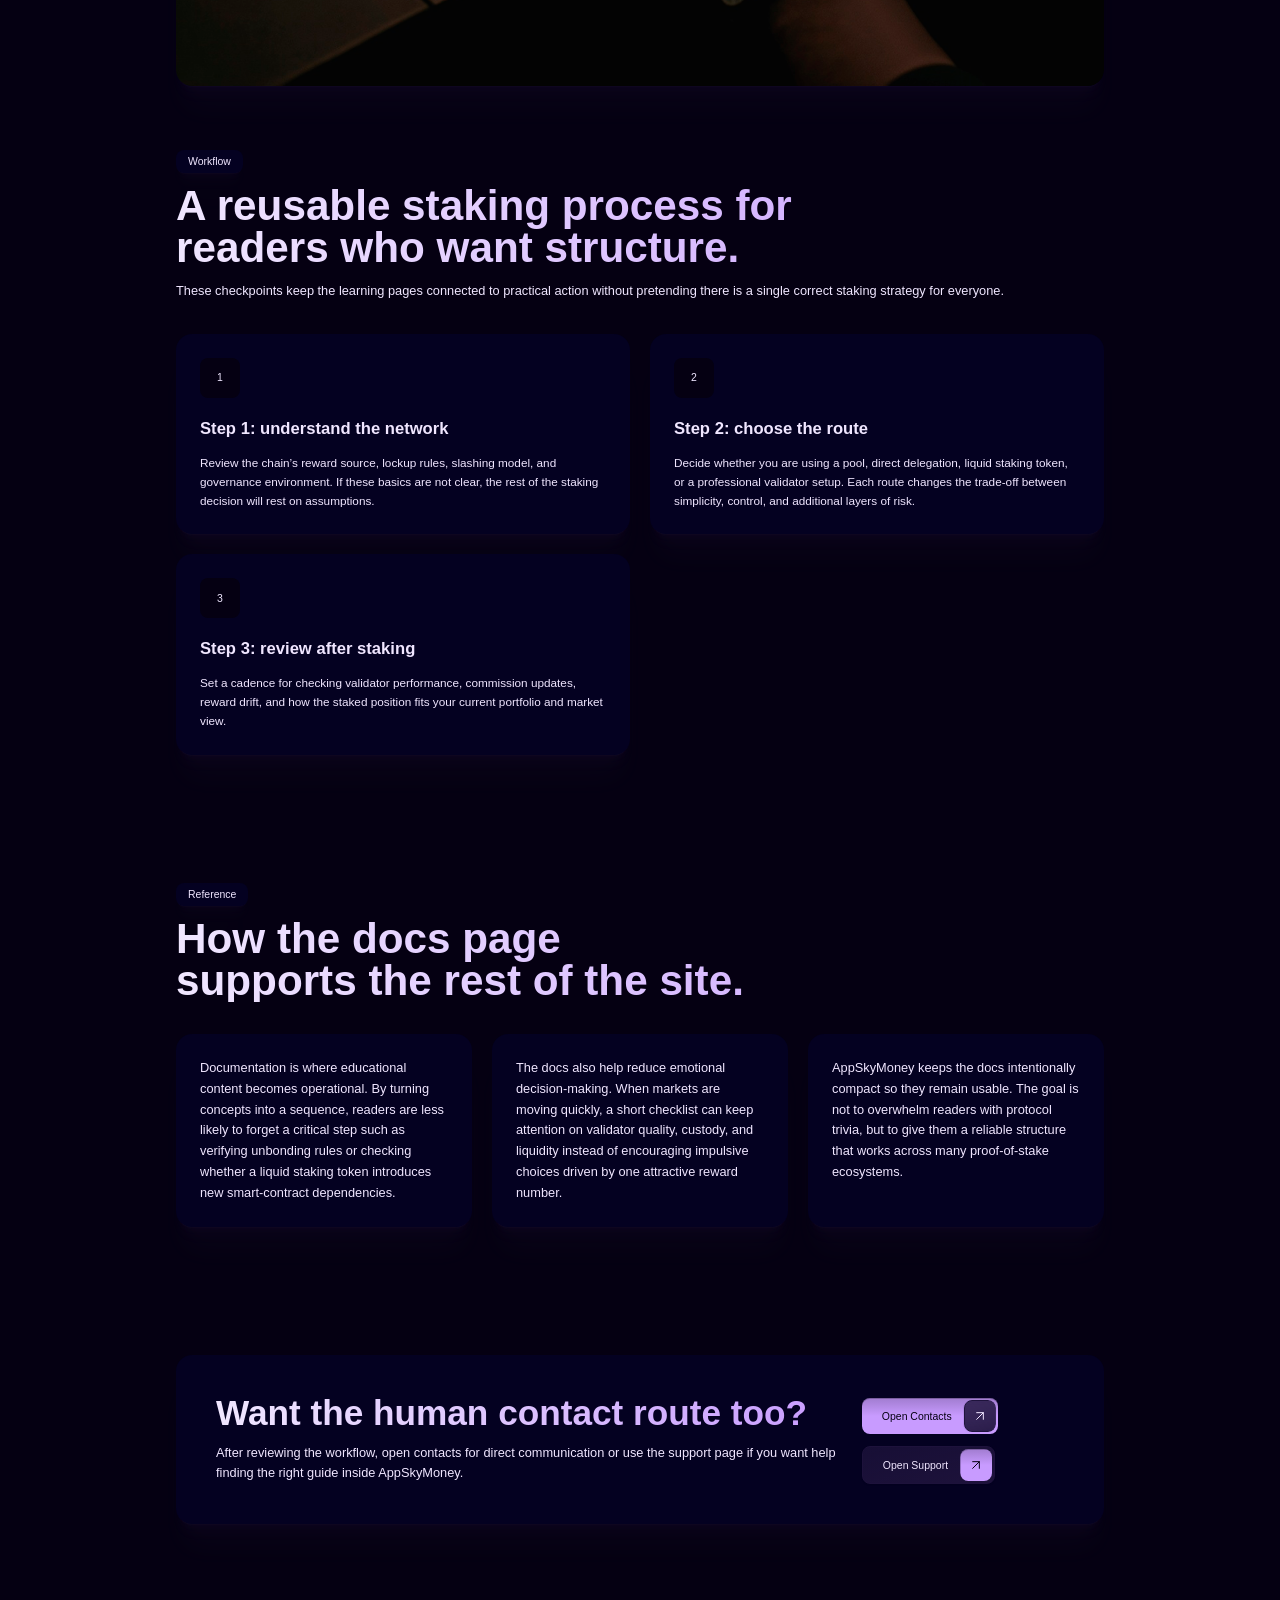
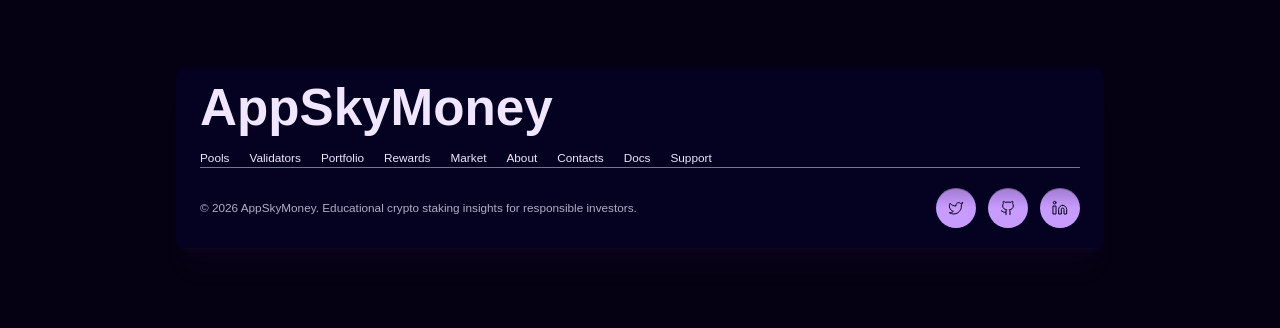
<file: stake4/docs/index.html>
<!DOCTYPE html>
<html lang="en">
<head>
<meta charset="utf-8"/>
<link href="../css2.css" rel="stylesheet"/>
<meta content="width=device-width, initial-scale=1.0" name="viewport"/>
<title>AppSkyMoney | Docs</title>

<link href="../styles.css" rel="stylesheet"/></head>
<body>
<div id="root"><div aria-hidden="true" class="fixed inset-0 -z-10 overflow-hidden bg-background pointer-events-none select-none mask-[radial-gradient(circle_at_center,white_0%,transparent_90%)] bg-[linear-gradient(to_right,color-mix(in_srgb,var(--color-background-accent)_17.5%,transparent)_1px,transparent_1px),linear-gradient(to_bottom,color-mix(in_srgb,var(--color-background-accent)_17.5%,transparent)_1px,transparent_1px)] bg-size-[10vw_10vw]"></div><nav class="fixed z-1000 top-0 left-0 w-full transition-all duration-500 ease-in-out h-20 bg-background/0 backdrop-blur-0" data-section="navbar"><div class="relative mx-auto flex items-center justify-between h-full w-content-width"><a class="text-xl font-medium text-foreground" href="../">AppSkyMoney</a><div class="hidden md:flex absolute left-1/2 -translate-x-1/2 items-center gap-6"><a class="text-base text-foreground hover:opacity-70 transition-opacity" href="../">Home</a><a class="text-base text-foreground hover:opacity-70 transition-opacity" href="../pools/">Pools</a><a class="text-base text-foreground hover:opacity-70 transition-opacity" href="../validators/">Validators</a><a class="text-base text-foreground hover:opacity-70 transition-opacity" href="../portfolio/">Portfolio</a><a class="text-base text-foreground hover:opacity-70 transition-opacity" href="../rewards/">Rewards</a><a class="text-base text-foreground hover:opacity-70 transition-opacity" href="../market/">Market</a><a class="text-base text-foreground hover:opacity-70 transition-opacity" href="../about/">About</a><a class="text-base text-foreground hover:opacity-70 transition-opacity" href="../contacts/">Contacts</a></div><div class="flex items-center gap-2 xl:gap-3 2xl:gap-4"><a class="group relative flex items-center gap-3 min-w-0 w-fit max-w-full py-0.5 pl-5 pr-0.5 text-sm rounded cursor-pointer primary-button text-primary-cta-text" href="../docs/"><span class="relative z-10 flex-1 truncate md:transition-colors md:duration-500 md:ease-out text-primary-cta-text md:group-hover:text-secondary-cta-text">Start Learning</span><div class="relative z-10 flex items-center justify-center size-8 rounded text-secondary-cta-text"><svg aria-hidden="true" class="size-4" fill="none" height="24" stroke="currentColor" stroke-linecap="round" stroke-linejoin="round" stroke-width="1.5" viewbox="0 0 24 24" width="24" xmlns="http://www.w3.org/2000/svg"><path d="M7 7h10v10"></path><path d="M7 17 17 7"></path></svg></div><div class="absolute inset-0.5 z-0 overflow-hidden rounded pointer-events-none"><div class="h-full w-full rounded -translate-x-[calc(-100%+2rem)] md:transition-transform md:duration-500 md:ease-out md:group-hover:translate-x-0 secondary-button"></div></div></a></div></div></nav><main class="flex-grow"><section class="pt-32 pb-16" id="hero"><div class="w-content-width mx-auto grid gap-8 lg:grid-cols-[1.02fr_0.98fr] items-center"><div class="flex flex-col gap-5"><div class="px-3 py-1 text-sm card rounded w-fit"><p>Documentation</p></div><h1 class="bg-gradient-to-r from-foreground to-primary-cta bg-clip-text text-transparent text-5xl md:text-7xl xl:text-8xl leading-[1.05] font-semibold text-balance">Use AppSkyMoney docs as a repeatable workflow before every staking decision.</h1><p class="text-lg md:text-xl leading-relaxed text-foreground/80">The documentation page turns the site’s ideas into a lightweight checklist: understand the asset, evaluate the validator or pool, confirm liquidity terms, and map the position back to portfolio needs.</p><div class="flex flex-wrap gap-3"><a class="group relative flex items-center gap-3 min-w-0 w-fit max-w-full py-0.5 pl-5 pr-0.5 text-sm rounded cursor-pointer primary-button text-primary-cta-text" href="../pools/"><span class="relative z-10 flex-1 truncate md:transition-colors md:duration-500 md:ease-out text-primary-cta-text md:group-hover:text-secondary-cta-text">Pools Guide</span><div class="relative z-10 flex items-center justify-center size-8 rounded text-secondary-cta-text"><svg aria-hidden="true" class="size-4" fill="none" height="24" stroke="currentColor" stroke-linecap="round" stroke-linejoin="round" stroke-width="1.5" viewbox="0 0 24 24" width="24" xmlns="http://www.w3.org/2000/svg"><path d="M7 7h10v10"></path><path d="M7 17 17 7"></path></svg></div><div class="absolute inset-0.5 z-0 overflow-hidden rounded pointer-events-none"><div class="h-full w-full rounded -translate-x-[calc(-100%+2rem)] md:transition-transform md:duration-500 md:ease-out md:group-hover:translate-x-0 secondary-button"></div></div></a><a class="group relative flex items-center gap-3 min-w-0 w-fit max-w-full py-0.5 pl-5 pr-0.5 text-sm rounded cursor-pointer secondary-button text-secondary-cta-text" href="../support/"><span class="relative z-10 flex-1 truncate md:transition-colors md:duration-500 md:ease-out text-secondary-cta-text md:group-hover:text-primary-cta-text">Support Hub</span><div class="relative z-10 flex items-center justify-center size-8 rounded text-primary-cta-text"><svg aria-hidden="true" class="size-4" fill="none" height="24" stroke="currentColor" stroke-linecap="round" stroke-linejoin="round" stroke-width="1.5" viewbox="0 0 24 24" width="24" xmlns="http://www.w3.org/2000/svg"><path d="M7 7h10v10"></path><path d="M7 17 17 7"></path></svg></div><div class="absolute inset-0.5 z-0 overflow-hidden rounded pointer-events-none"><div class="h-full w-full rounded -translate-x-[calc(-100%+2rem)] md:transition-transform md:duration-500 md:ease-out md:group-hover:translate-x-0 primary-button"></div></div></a></div></div><div class="card rounded-2xl overflow-hidden"><img alt="Use AppSkyMoney docs as a repeatable workflow before every staking decision." class="w-full h-[420px] object-cover" src="../futuristic-control-panel_23-2151957130.jpg"/></div></div></section><div data-section="features" id="workflow"><section class="py-16"><div class="w-content-width mx-auto flex flex-col gap-8"><div class="flex flex-col gap-3 max-w-4xl"><div class="px-3 py-1 text-sm card rounded w-fit"><p>Workflow</p></div><h2 class="bg-gradient-to-r from-foreground to-primary-cta bg-clip-text text-transparent text-4xl md:text-6xl leading-[1.1] font-semibold text-balance">A reusable staking process for readers who want structure.</h2><p class="text-lg leading-relaxed text-foreground/80">These checkpoints keep the learning pages connected to practical action without pretending there is a single correct staking strategy for everyone.</p></div><div class="grid grid-cols-1 md:grid-cols-2 xl:grid-cols-3 gap-5"><div class="group relative overflow-hidden rounded-2xl card p-6 md:p-7"><div class="flex items-center justify-center size-10 rounded bg-background mb-5"><span class="text-sm font-medium">1</span></div><h3 class="text-2xl font-semibold leading-snug">Step 1: understand the network</h3><p class="mt-3 text-base leading-relaxed text-foreground/80">Review the chain’s reward source, lockup rules, slashing model, and governance environment. If these basics are not clear, the rest of the staking decision will rest on assumptions.</p></div><div class="group relative overflow-hidden rounded-2xl card p-6 md:p-7"><div class="flex items-center justify-center size-10 rounded bg-background mb-5"><span class="text-sm font-medium">2</span></div><h3 class="text-2xl font-semibold leading-snug">Step 2: choose the route</h3><p class="mt-3 text-base leading-relaxed text-foreground/80">Decide whether you are using a pool, direct delegation, liquid staking token, or a professional validator setup. Each route changes the trade-off between simplicity, control, and additional layers of risk.</p></div><div class="group relative overflow-hidden rounded-2xl card p-6 md:p-7"><div class="flex items-center justify-center size-10 rounded bg-background mb-5"><span class="text-sm font-medium">3</span></div><h3 class="text-2xl font-semibold leading-snug">Step 3: review after staking</h3><p class="mt-3 text-base leading-relaxed text-foreground/80">Set a cadence for checking validator performance, commission updates, reward drift, and how the staked position fits your current portfolio and market view.</p></div></div></div></section></div><div id="reference"><section class="py-16"><div class="w-content-width mx-auto flex flex-col gap-8"><div class="flex flex-col gap-3 max-w-4xl"><div class="px-3 py-1 text-sm card rounded w-fit"><p>Reference</p></div><h2 class="bg-gradient-to-r from-foreground to-primary-cta bg-clip-text text-transparent text-4xl md:text-6xl leading-[1.1] font-semibold text-balance">How the docs page supports the rest of the site.</h2></div><div class="grid grid-cols-1 lg:grid-cols-3 gap-5"><div class="card rounded-2xl p-6 md:p-7"><p class="text-base md:text-lg leading-relaxed text-foreground/80">Documentation is where educational content becomes operational. By turning concepts into a sequence, readers are less likely to forget a critical step such as verifying unbonding rules or checking whether a liquid staking token introduces new smart-contract dependencies.</p></div><div class="card rounded-2xl p-6 md:p-7"><p class="text-base md:text-lg leading-relaxed text-foreground/80">The docs also help reduce emotional decision-making. When markets are moving quickly, a short checklist can keep attention on validator quality, custody, and liquidity instead of encouraging impulsive choices driven by one attractive reward number.</p></div><div class="card rounded-2xl p-6 md:p-7"><p class="text-base md:text-lg leading-relaxed text-foreground/80">AppSkyMoney keeps the docs intentionally compact so they remain usable. The goal is not to overwhelm readers with protocol trivia, but to give them a reliable structure that works across many proof-of-stake ecosystems.</p></div></div></div></section></div><div data-section="contact" id="contact"><section class="py-16"><div class="w-content-width mx-auto"><div class="card rounded-2xl p-8 md:p-10 flex flex-col gap-5 md:flex-row md:items-end md:justify-between"><div class="max-w-3xl"><h2 class="bg-gradient-to-r from-foreground to-primary-cta bg-clip-text text-transparent text-4xl md:text-5xl leading-[1.1] font-semibold text-balance">Want the human contact route too?</h2><p class="mt-3 text-base md:text-lg leading-relaxed text-foreground/80">After reviewing the workflow, open contacts for direct communication or use the support page if you want help finding the right guide inside AppSkyMoney.</p></div><div class="flex flex-wrap gap-3"><a class="group relative flex items-center gap-3 min-w-0 w-fit max-w-full py-0.5 pl-5 pr-0.5 text-sm rounded cursor-pointer primary-button text-primary-cta-text" href="../contacts/"><span class="relative z-10 flex-1 truncate md:transition-colors md:duration-500 md:ease-out text-primary-cta-text md:group-hover:text-secondary-cta-text">Open Contacts</span><div class="relative z-10 flex items-center justify-center size-8 rounded text-secondary-cta-text"><svg aria-hidden="true" class="size-4" fill="none" height="24" stroke="currentColor" stroke-linecap="round" stroke-linejoin="round" stroke-width="1.5" viewbox="0 0 24 24" width="24" xmlns="http://www.w3.org/2000/svg"><path d="M7 7h10v10"></path><path d="M7 17 17 7"></path></svg></div><div class="absolute inset-0.5 z-0 overflow-hidden rounded pointer-events-none"><div class="h-full w-full rounded -translate-x-[calc(-100%+2rem)] md:transition-transform md:duration-500 md:ease-out md:group-hover:translate-x-0 secondary-button"></div></div></a><a class="group relative flex items-center gap-3 min-w-0 w-fit max-w-full py-0.5 pl-5 pr-0.5 text-sm rounded cursor-pointer secondary-button text-secondary-cta-text" href="../support/"><span class="relative z-10 flex-1 truncate md:transition-colors md:duration-500 md:ease-out text-secondary-cta-text md:group-hover:text-primary-cta-text">Open Support</span><div class="relative z-10 flex items-center justify-center size-8 rounded text-primary-cta-text"><svg aria-hidden="true" class="size-4" fill="none" height="24" stroke="currentColor" stroke-linecap="round" stroke-linejoin="round" stroke-width="1.5" viewbox="0 0 24 24" width="24" xmlns="http://www.w3.org/2000/svg"><path d="M7 7h10v10"></path><path d="M7 17 17 7"></path></svg></div><div class="absolute inset-0.5 z-0 overflow-hidden rounded pointer-events-none"><div class="h-full w-full rounded -translate-x-[calc(-100%+2rem)] md:transition-transform md:duration-500 md:ease-out md:group-hover:translate-x-0 primary-button"></div></div></a></div></div></div></section></div></main><footer aria-label="Site footer" class="relative w-full py-20" data-section="footer"><div class="flex flex-col w-content-width mx-auto px-6 md:px-10 pb-5 rounded-lg card"><div class="w-full min-w-0 flex-1 py-5"><h2 class="whitespace-nowrap transition-opacity duration-150 opacity-100 font-semibold text-5xl md:text-7xl xl:text-8xl" style="line-height: 0.8;">AppSkyMoney</h2></div><div class="flex flex-wrap gap-3 md:gap-5 pb-6"><a class="text-sm md:text-base text-foreground/80 hover:text-foreground transition-colors" href="../pools/">Pools</a><a class="text-sm md:text-base text-foreground/80 hover:text-foreground transition-colors" href="../validators/">Validators</a><a class="text-sm md:text-base text-foreground/80 hover:text-foreground transition-colors" href="../portfolio/">Portfolio</a><a class="text-sm md:text-base text-foreground/80 hover:text-foreground transition-colors" href="../rewards/">Rewards</a><a class="text-sm md:text-base text-foreground/80 hover:text-foreground transition-colors" href="../market/">Market</a><a class="text-sm md:text-base text-foreground/80 hover:text-foreground transition-colors" href="../about/">About</a><a class="text-sm md:text-base text-foreground/80 hover:text-foreground transition-colors" href="../contacts/">Contacts</a><a class="text-sm md:text-base text-foreground/80 hover:text-foreground transition-colors" href="../docs/">Docs</a><a class="text-sm md:text-base text-foreground/80 hover:text-foreground transition-colors" href="../support/">Support</a></div><div class="h-px w-full mb-5 bg-foreground/50"></div><div class="flex flex-col gap-4 items-center justify-between md:flex-row"><span class="text-base opacity-75">© 2026 AppSkyMoney. Educational crypto staking insights for responsible investors.</span><div class="flex items-center gap-3"><a class="flex items-center justify-center size-10 rounded-full primary-button text-primary-cta-text cursor-pointer" href="https://x.com/appskymoney" rel="noreferrer" target="_blank"><svg aria-hidden="true" class="size-4" fill="none" height="24" stroke="currentColor" stroke-linecap="round" stroke-linejoin="round" stroke-width="1.5" viewbox="0 0 24 24" width="24" xmlns="http://www.w3.org/2000/svg"><path d="M22 4s-.7 2.1-2 3.4c1.6 10-9.4 17.3-18 11.6 2.2.1 4.4-.6 6-2C3 15.5.5 9.6 3 5c2.2 2.6 5.6 4.1 9 4-.9-4.2 4-6.6 7-3.8 1.1 0 3-1.2 3-1.2z"></path></svg></a><a class="flex items-center justify-center size-10 rounded-full primary-button text-primary-cta-text cursor-pointer" href="https://github.com/appskymoney" rel="noreferrer" target="_blank"><svg aria-hidden="true" class="size-4" fill="none" height="24" stroke="currentColor" stroke-linecap="round" stroke-linejoin="round" stroke-width="1.5" viewbox="0 0 24 24" width="24" xmlns="http://www.w3.org/2000/svg"><path d="M15 22v-4a4.8 4.8 0 0 0-1-3.5c3 0 6-2 6-5.5.08-1.25-.27-2.48-1-3.5.28-1.15.28-2.35 0-3.5 0 0-1 0-3 1.5-2.64-.5-5.36-.5-8 0C6 2 5 2 5 2c-.3 1.15-.3 2.35 0 3.5A5.403 5.403 0 0 0 4 9c0 3.5 3 5.5 6 5.5-.39.49-.68 1.05-.85 1.65-.17.6-.22 1.23-.15 1.85v4"></path><path d="M9 18c-4.51 2-5-2-7-2"></path></svg></a><a class="flex items-center justify-center size-10 rounded-full primary-button text-primary-cta-text cursor-pointer" href="https://www.linkedin.com/company/appskymoney/" rel="noreferrer" target="_blank"><svg aria-hidden="true" class="size-4" fill="none" height="24" stroke="currentColor" stroke-linecap="round" stroke-linejoin="round" stroke-width="1.5" viewbox="0 0 24 24" width="24" xmlns="http://www.w3.org/2000/svg"><path d="M16 8a6 6 0 0 1 6 6v7h-4v-7a2 2 0 0 0-2-2 2 2 0 0 0-2 2v7h-4v-7a6 6 0 0 1 6-6z"></path><rect height="12" width="4" x="2" y="9"></rect><circle cx="4" cy="4" r="2"></circle></svg></a></div></div></div></footer></div>
<script src="../script.js"></script>
</body></html>
</file>
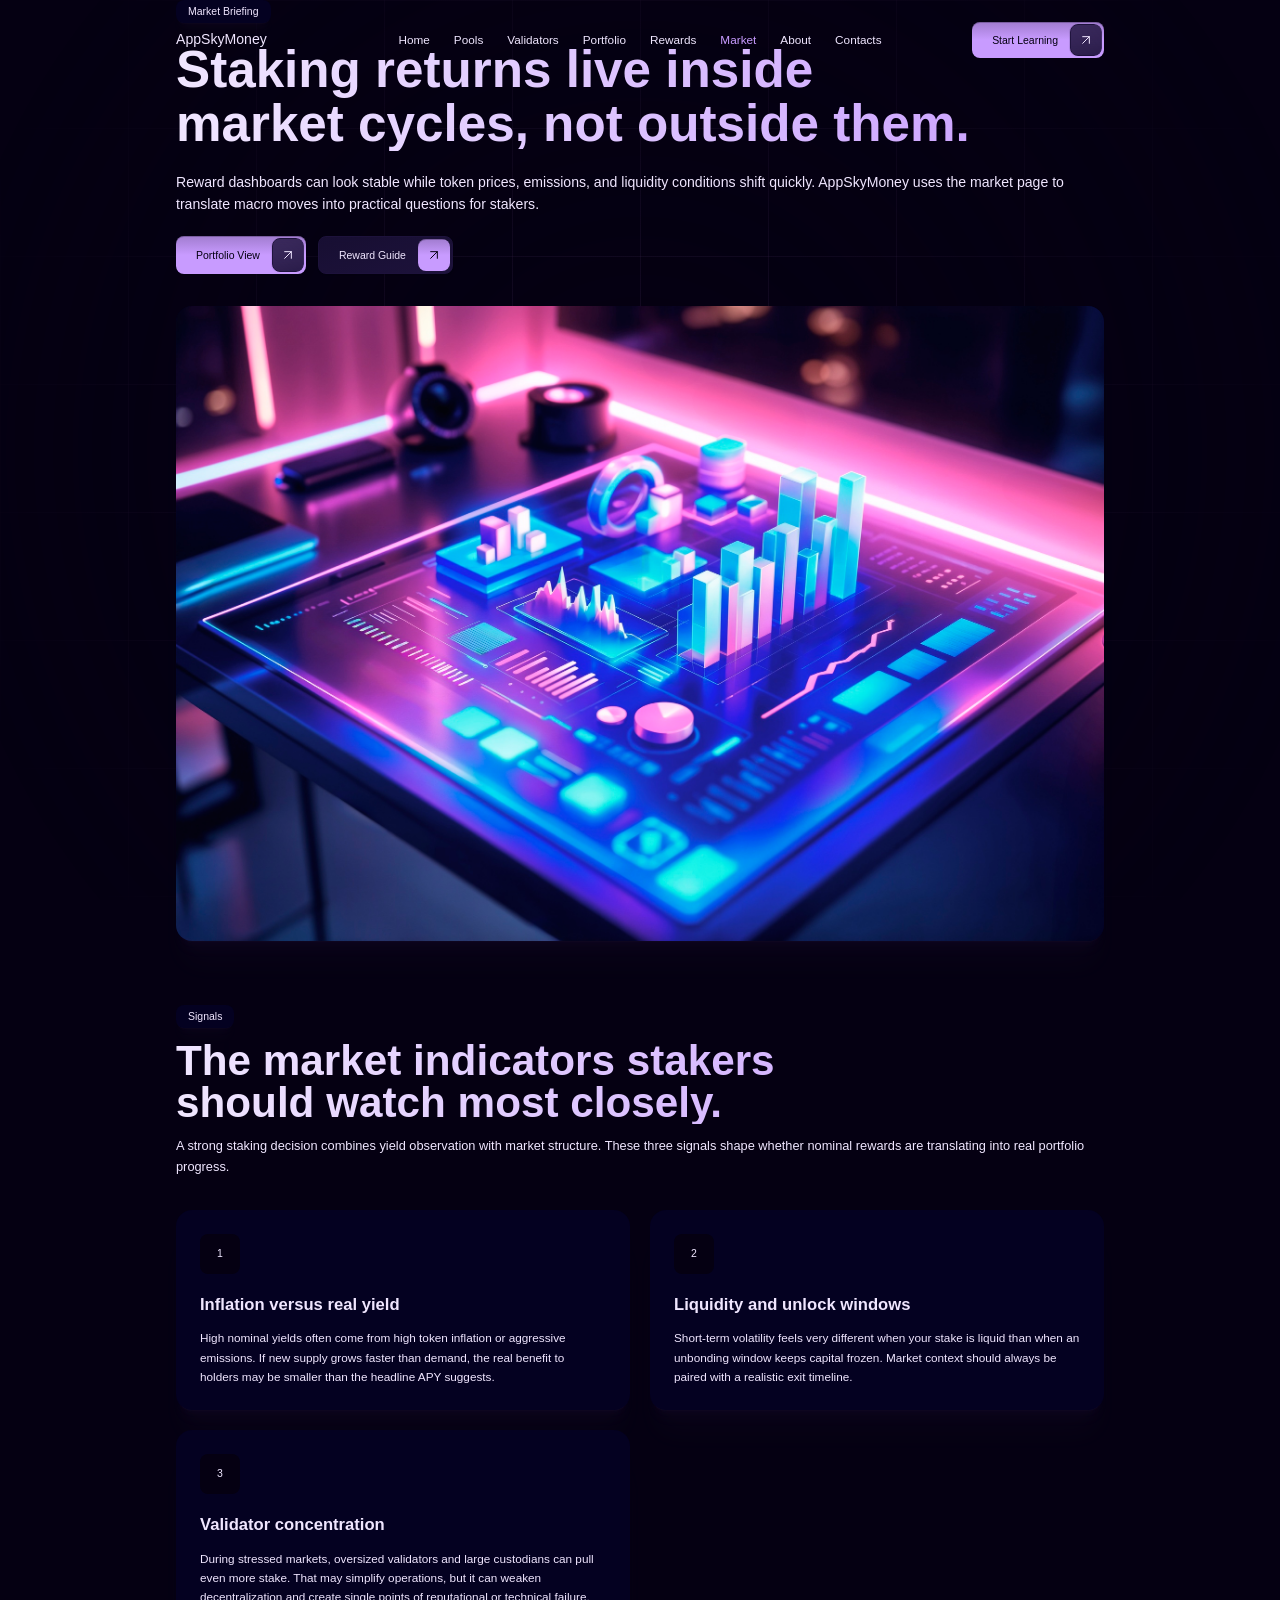
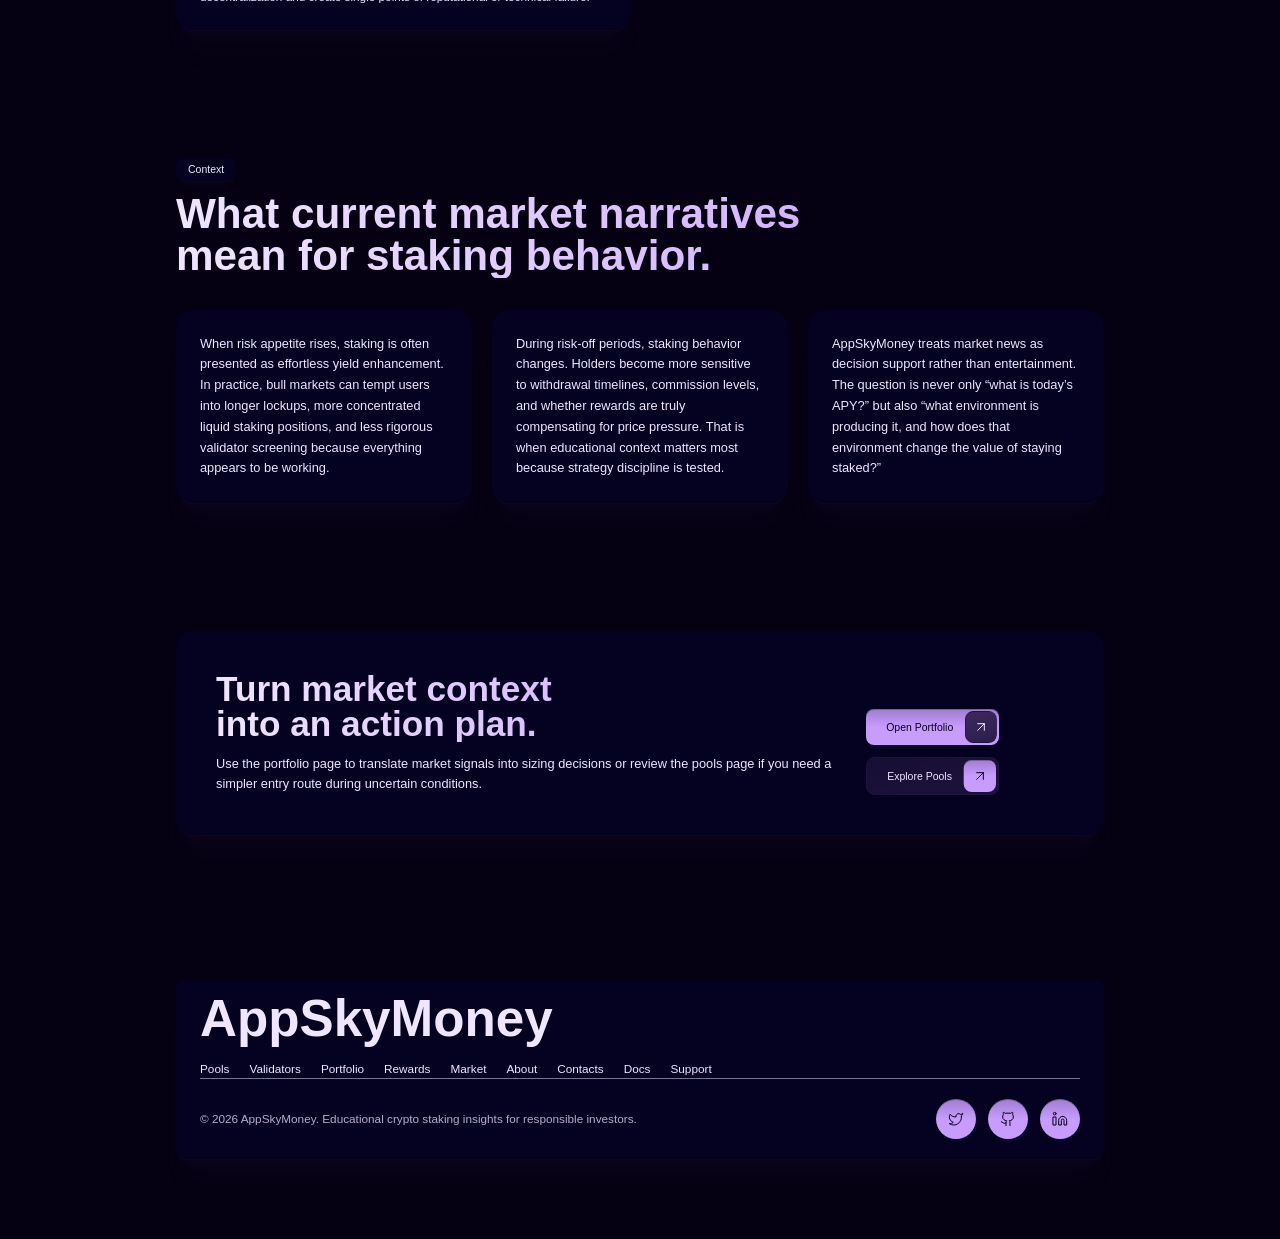
<file: stake4/market/index.html>
<!DOCTYPE html>

<html lang="en">
<head>
<meta charset="utf-8"/>
<link href="../css2.css" rel="stylesheet"/>
<meta content="width=device-width, initial-scale=1.0" name="viewport"/>
<title>AppSkyMoney | Market</title>
<link href="../styles.css" rel="stylesheet"/></head>
<body>
<div id="root"><div aria-hidden="true" class="fixed inset-0 -z-10 overflow-hidden bg-background pointer-events-none select-none mask-[radial-gradient(circle_at_center,white_0%,transparent_90%)] bg-[linear-gradient(to_right,color-mix(in_srgb,var(--color-background-accent)_17.5%,transparent)_1px,transparent_1px),linear-gradient(to_bottom,color-mix(in_srgb,var(--color-background-accent)_17.5%,transparent)_1px,transparent_1px)] bg-size-[10vw_10vw]"></div><nav class="fixed z-1000 top-0 left-0 w-full transition-all duration-500 ease-in-out h-20 bg-background/0 backdrop-blur-0" data-section="navbar"><div class="relative mx-auto flex items-center justify-between h-full w-content-width"><a class="text-xl font-medium text-foreground" href="../">AppSkyMoney</a><div class="hidden md:flex absolute left-1/2 -translate-x-1/2 items-center gap-6"><a class="text-base text-foreground hover:opacity-70 transition-opacity" href="../">Home</a><a class="text-base text-foreground hover:opacity-70 transition-opacity" href="../pools/">Pools</a><a class="text-base text-foreground hover:opacity-70 transition-opacity" href="../validators/">Validators</a><a class="text-base text-foreground hover:opacity-70 transition-opacity" href="../portfolio/">Portfolio</a><a class="text-base text-foreground hover:opacity-70 transition-opacity" href="../rewards/">Rewards</a><a class="text-base text-primary-cta" href="../market/">Market</a><a class="text-base text-foreground hover:opacity-70 transition-opacity" href="../about/">About</a><a class="text-base text-foreground hover:opacity-70 transition-opacity" href="../contacts/">Contacts</a></div><div class="flex items-center gap-2 xl:gap-3 2xl:gap-4"><a class="group relative flex items-center gap-3 min-w-0 w-fit max-w-full py-0.5 pl-5 pr-0.5 text-sm rounded cursor-pointer primary-button text-primary-cta-text" href="../docs/"><span class="relative z-10 flex-1 truncate md:transition-colors md:duration-500 md:ease-out text-primary-cta-text md:group-hover:text-secondary-cta-text">Start Learning</span><div class="relative z-10 flex items-center justify-center size-8 rounded text-secondary-cta-text"><svg aria-hidden="true" class="size-4" fill="none" height="24" stroke="currentColor" stroke-linecap="round" stroke-linejoin="round" stroke-width="1.5" viewbox="0 0 24 24" width="24" xmlns="http://www.w3.org/2000/svg"><path d="M7 7h10v10"></path><path d="M7 17 17 7"></path></svg></div><div class="absolute inset-0.5 z-0 overflow-hidden rounded pointer-events-none"><div class="h-full w-full rounded -translate-x-[calc(-100%+2rem)] md:transition-transform md:duration-500 md:ease-out md:group-hover:translate-x-0 secondary-button"></div></div></a></div></div></nav><main class="flex-grow"><section class="pt-32 pb-16" id="hero"><div class="w-content-width mx-auto grid gap-8 lg:grid-cols-[1.02fr_0.98fr] items-center"><div class="flex flex-col gap-5"><div class="px-3 py-1 text-sm card rounded w-fit"><p>Market Briefing</p></div><h1 class="bg-gradient-to-r from-foreground to-primary-cta bg-clip-text text-transparent text-5xl md:text-7xl xl:text-8xl leading-[1.05] font-semibold text-balance">Staking returns live inside market cycles, not outside them.</h1><p class="text-lg md:text-xl leading-relaxed text-foreground/80">Reward dashboards can look stable while token prices, emissions, and liquidity conditions shift quickly. AppSkyMoney uses the market page to translate macro moves into practical questions for stakers.</p><div class="flex flex-wrap gap-3"><a class="group relative flex items-center gap-3 min-w-0 w-fit max-w-full py-0.5 pl-5 pr-0.5 text-sm rounded cursor-pointer primary-button text-primary-cta-text" href="../portfolio/"><span class="relative z-10 flex-1 truncate md:transition-colors md:duration-500 md:ease-out text-primary-cta-text md:group-hover:text-secondary-cta-text">Portfolio View</span><div class="relative z-10 flex items-center justify-center size-8 rounded text-secondary-cta-text"><svg aria-hidden="true" class="size-4" fill="none" height="24" stroke="currentColor" stroke-linecap="round" stroke-linejoin="round" stroke-width="1.5" viewbox="0 0 24 24" width="24" xmlns="http://www.w3.org/2000/svg"><path d="M7 7h10v10"></path><path d="M7 17 17 7"></path></svg></div><div class="absolute inset-0.5 z-0 overflow-hidden rounded pointer-events-none"><div class="h-full w-full rounded -translate-x-[calc(-100%+2rem)] md:transition-transform md:duration-500 md:ease-out md:group-hover:translate-x-0 secondary-button"></div></div></a><a class="group relative flex items-center gap-3 min-w-0 w-fit max-w-full py-0.5 pl-5 pr-0.5 text-sm rounded cursor-pointer secondary-button text-secondary-cta-text" href="../rewards/"><span class="relative z-10 flex-1 truncate md:transition-colors md:duration-500 md:ease-out text-secondary-cta-text md:group-hover:text-primary-cta-text">Reward Guide</span><div class="relative z-10 flex items-center justify-center size-8 rounded text-primary-cta-text"><svg aria-hidden="true" class="size-4" fill="none" height="24" stroke="currentColor" stroke-linecap="round" stroke-linejoin="round" stroke-width="1.5" viewbox="0 0 24 24" width="24" xmlns="http://www.w3.org/2000/svg"><path d="M7 7h10v10"></path><path d="M7 17 17 7"></path></svg></div><div class="absolute inset-0.5 z-0 overflow-hidden rounded pointer-events-none"><div class="h-full w-full rounded -translate-x-[calc(-100%+2rem)] md:transition-transform md:duration-500 md:ease-out md:group-hover:translate-x-0 primary-button"></div></div></a></div></div><div class="card rounded-2xl overflow-hidden"><img alt="Staking returns live inside market cycles, not outside them." class="w-full h-[420px] object-cover" src="../3d-rendering-futuristic-technologies_23-2151941514.jpg"/></div></div></section><div data-section="features" id="signals"><section class="py-16"><div class="w-content-width mx-auto flex flex-col gap-8"><div class="flex flex-col gap-3 max-w-4xl"><div class="px-3 py-1 text-sm card rounded w-fit"><p>Signals</p></div><h2 class="bg-gradient-to-r from-foreground to-primary-cta bg-clip-text text-transparent text-4xl md:text-6xl leading-[1.1] font-semibold text-balance">The market indicators stakers should watch most closely.</h2><p class="text-lg leading-relaxed text-foreground/80">A strong staking decision combines yield observation with market structure. These three signals shape whether nominal rewards are translating into real portfolio progress.</p></div><div class="grid grid-cols-1 md:grid-cols-2 xl:grid-cols-3 gap-5"><div class="group relative overflow-hidden rounded-2xl card p-6 md:p-7"><div class="flex items-center justify-center size-10 rounded bg-background mb-5"><span class="text-sm font-medium">1</span></div><h3 class="text-2xl font-semibold leading-snug">Inflation versus real yield</h3><p class="mt-3 text-base leading-relaxed text-foreground/80">High nominal yields often come from high token inflation or aggressive emissions. If new supply grows faster than demand, the real benefit to holders may be smaller than the headline APY suggests.</p></div><div class="group relative overflow-hidden rounded-2xl card p-6 md:p-7"><div class="flex items-center justify-center size-10 rounded bg-background mb-5"><span class="text-sm font-medium">2</span></div><h3 class="text-2xl font-semibold leading-snug">Liquidity and unlock windows</h3><p class="mt-3 text-base leading-relaxed text-foreground/80">Short-term volatility feels very different when your stake is liquid than when an unbonding window keeps capital frozen. Market context should always be paired with a realistic exit timeline.</p></div><div class="group relative overflow-hidden rounded-2xl card p-6 md:p-7"><div class="flex items-center justify-center size-10 rounded bg-background mb-5"><span class="text-sm font-medium">3</span></div><h3 class="text-2xl font-semibold leading-snug">Validator concentration</h3><p class="mt-3 text-base leading-relaxed text-foreground/80">During stressed markets, oversized validators and large custodians can pull even more stake. That may simplify operations, but it can weaken decentralization and create single points of reputational or technical failure.</p></div></div></div></section></div><div id="context"><section class="py-16"><div class="w-content-width mx-auto flex flex-col gap-8"><div class="flex flex-col gap-3 max-w-4xl"><div class="px-3 py-1 text-sm card rounded w-fit"><p>Context</p></div><h2 class="bg-gradient-to-r from-foreground to-primary-cta bg-clip-text text-transparent text-4xl md:text-6xl leading-[1.1] font-semibold text-balance">What current market narratives mean for staking behavior.</h2></div><div class="grid grid-cols-1 lg:grid-cols-3 gap-5"><div class="card rounded-2xl p-6 md:p-7"><p class="text-base md:text-lg leading-relaxed text-foreground/80">When risk appetite rises, staking is often presented as effortless yield enhancement. In practice, bull markets can tempt users into longer lockups, more concentrated liquid staking positions, and less rigorous validator screening because everything appears to be working.</p></div><div class="card rounded-2xl p-6 md:p-7"><p class="text-base md:text-lg leading-relaxed text-foreground/80">During risk-off periods, staking behavior changes. Holders become more sensitive to withdrawal timelines, commission levels, and whether rewards are truly compensating for price pressure. That is when educational context matters most because strategy discipline is tested.</p></div><div class="card rounded-2xl p-6 md:p-7"><p class="text-base md:text-lg leading-relaxed text-foreground/80">AppSkyMoney treats market news as decision support rather than entertainment. The question is never only “what is today’s APY?” but also “what environment is producing it, and how does that environment change the value of staying staked?”</p></div></div></div></section></div><div data-section="contact" id="contact"><section class="py-16"><div class="w-content-width mx-auto"><div class="card rounded-2xl p-8 md:p-10 flex flex-col gap-5 md:flex-row md:items-end md:justify-between"><div class="max-w-3xl"><h2 class="bg-gradient-to-r from-foreground to-primary-cta bg-clip-text text-transparent text-4xl md:text-5xl leading-[1.1] font-semibold text-balance">Turn market context into an action plan.</h2><p class="mt-3 text-base md:text-lg leading-relaxed text-foreground/80">Use the portfolio page to translate market signals into sizing decisions or review the pools page if you need a simpler entry route during uncertain conditions.</p></div><div class="flex flex-wrap gap-3"><a class="group relative flex items-center gap-3 min-w-0 w-fit max-w-full py-0.5 pl-5 pr-0.5 text-sm rounded cursor-pointer primary-button text-primary-cta-text" href="../portfolio/"><span class="relative z-10 flex-1 truncate md:transition-colors md:duration-500 md:ease-out text-primary-cta-text md:group-hover:text-secondary-cta-text">Open Portfolio</span><div class="relative z-10 flex items-center justify-center size-8 rounded text-secondary-cta-text"><svg aria-hidden="true" class="size-4" fill="none" height="24" stroke="currentColor" stroke-linecap="round" stroke-linejoin="round" stroke-width="1.5" viewbox="0 0 24 24" width="24" xmlns="http://www.w3.org/2000/svg"><path d="M7 7h10v10"></path><path d="M7 17 17 7"></path></svg></div><div class="absolute inset-0.5 z-0 overflow-hidden rounded pointer-events-none"><div class="h-full w-full rounded -translate-x-[calc(-100%+2rem)] md:transition-transform md:duration-500 md:ease-out md:group-hover:translate-x-0 secondary-button"></div></div></a><a class="group relative flex items-center gap-3 min-w-0 w-fit max-w-full py-0.5 pl-5 pr-0.5 text-sm rounded cursor-pointer secondary-button text-secondary-cta-text" href="../pools/"><span class="relative z-10 flex-1 truncate md:transition-colors md:duration-500 md:ease-out text-secondary-cta-text md:group-hover:text-primary-cta-text">Explore Pools</span><div class="relative z-10 flex items-center justify-center size-8 rounded text-primary-cta-text"><svg aria-hidden="true" class="size-4" fill="none" height="24" stroke="currentColor" stroke-linecap="round" stroke-linejoin="round" stroke-width="1.5" viewbox="0 0 24 24" width="24" xmlns="http://www.w3.org/2000/svg"><path d="M7 7h10v10"></path><path d="M7 17 17 7"></path></svg></div><div class="absolute inset-0.5 z-0 overflow-hidden rounded pointer-events-none"><div class="h-full w-full rounded -translate-x-[calc(-100%+2rem)] md:transition-transform md:duration-500 md:ease-out md:group-hover:translate-x-0 primary-button"></div></div></a></div></div></div></section></div></main><footer aria-label="Site footer" class="relative w-full py-20" data-section="footer"><div class="flex flex-col w-content-width mx-auto px-6 md:px-10 pb-5 rounded-lg card"><div class="w-full min-w-0 flex-1 py-5"><h2 class="whitespace-nowrap transition-opacity duration-150 opacity-100 font-semibold text-5xl md:text-7xl xl:text-8xl" style="line-height: 0.8;">AppSkyMoney</h2></div><div class="flex flex-wrap gap-3 md:gap-5 pb-6"><a class="text-sm md:text-base text-foreground/80 hover:text-foreground transition-colors" href="../pools/">Pools</a><a class="text-sm md:text-base text-foreground/80 hover:text-foreground transition-colors" href="../validators/">Validators</a><a class="text-sm md:text-base text-foreground/80 hover:text-foreground transition-colors" href="../portfolio/">Portfolio</a><a class="text-sm md:text-base text-foreground/80 hover:text-foreground transition-colors" href="../rewards/">Rewards</a><a class="text-sm md:text-base text-foreground/80 hover:text-foreground transition-colors" href="../market/">Market</a><a class="text-sm md:text-base text-foreground/80 hover:text-foreground transition-colors" href="../about/">About</a><a class="text-sm md:text-base text-foreground/80 hover:text-foreground transition-colors" href="../contacts/">Contacts</a><a class="text-sm md:text-base text-foreground/80 hover:text-foreground transition-colors" href="../docs/">Docs</a><a class="text-sm md:text-base text-foreground/80 hover:text-foreground transition-colors" href="../support/">Support</a></div><div class="h-px w-full mb-5 bg-foreground/50"></div><div class="flex flex-col gap-4 items-center justify-between md:flex-row"><span class="text-base opacity-75">© 2026 AppSkyMoney. Educational crypto staking insights for responsible investors.</span><div class="flex items-center gap-3"><a class="flex items-center justify-center size-10 rounded-full primary-button text-primary-cta-text cursor-pointer" href="https://x.com/appskymoney" rel="noreferrer" target="_blank"><svg aria-hidden="true" class="size-4" fill="none" height="24" stroke="currentColor" stroke-linecap="round" stroke-linejoin="round" stroke-width="1.5" viewbox="0 0 24 24" width="24" xmlns="http://www.w3.org/2000/svg"><path d="M22 4s-.7 2.1-2 3.4c1.6 10-9.4 17.3-18 11.6 2.2.1 4.4-.6 6-2C3 15.5.5 9.6 3 5c2.2 2.6 5.6 4.1 9 4-.9-4.2 4-6.6 7-3.8 1.1 0 3-1.2 3-1.2z"></path></svg></a><a class="flex items-center justify-center size-10 rounded-full primary-button text-primary-cta-text cursor-pointer" href="https://github.com/appskymoney" rel="noreferrer" target="_blank"><svg aria-hidden="true" class="size-4" fill="none" height="24" stroke="currentColor" stroke-linecap="round" stroke-linejoin="round" stroke-width="1.5" viewbox="0 0 24 24" width="24" xmlns="http://www.w3.org/2000/svg"><path d="M15 22v-4a4.8 4.8 0 0 0-1-3.5c3 0 6-2 6-5.5.08-1.25-.27-2.48-1-3.5.28-1.15.28-2.35 0-3.5 0 0-1 0-3 1.5-2.64-.5-5.36-.5-8 0C6 2 5 2 5 2c-.3 1.15-.3 2.35 0 3.5A5.403 5.403 0 0 0 4 9c0 3.5 3 5.5 6 5.5-.39.49-.68 1.05-.85 1.65-.17.6-.22 1.23-.15 1.85v4"></path><path d="M9 18c-4.51 2-5-2-7-2"></path></svg></a><a class="flex items-center justify-center size-10 rounded-full primary-button text-primary-cta-text cursor-pointer" href="https://www.linkedin.com/company/appskymoney/" rel="noreferrer" target="_blank"><svg aria-hidden="true" class="size-4" fill="none" height="24" stroke="currentColor" stroke-linecap="round" stroke-linejoin="round" stroke-width="1.5" viewbox="0 0 24 24" width="24" xmlns="http://www.w3.org/2000/svg"><path d="M16 8a6 6 0 0 1 6 6v7h-4v-7a2 2 0 0 0-2-2 2 2 0 0 0-2 2v7h-4v-7a6 6 0 0 1 6-6z"></path><rect height="12" width="4" x="2" y="9"></rect><circle cx="4" cy="4" r="2"></circle></svg></a></div></div></div></footer></div>
<script src="../script.js"></script>
</body></html>
</file>
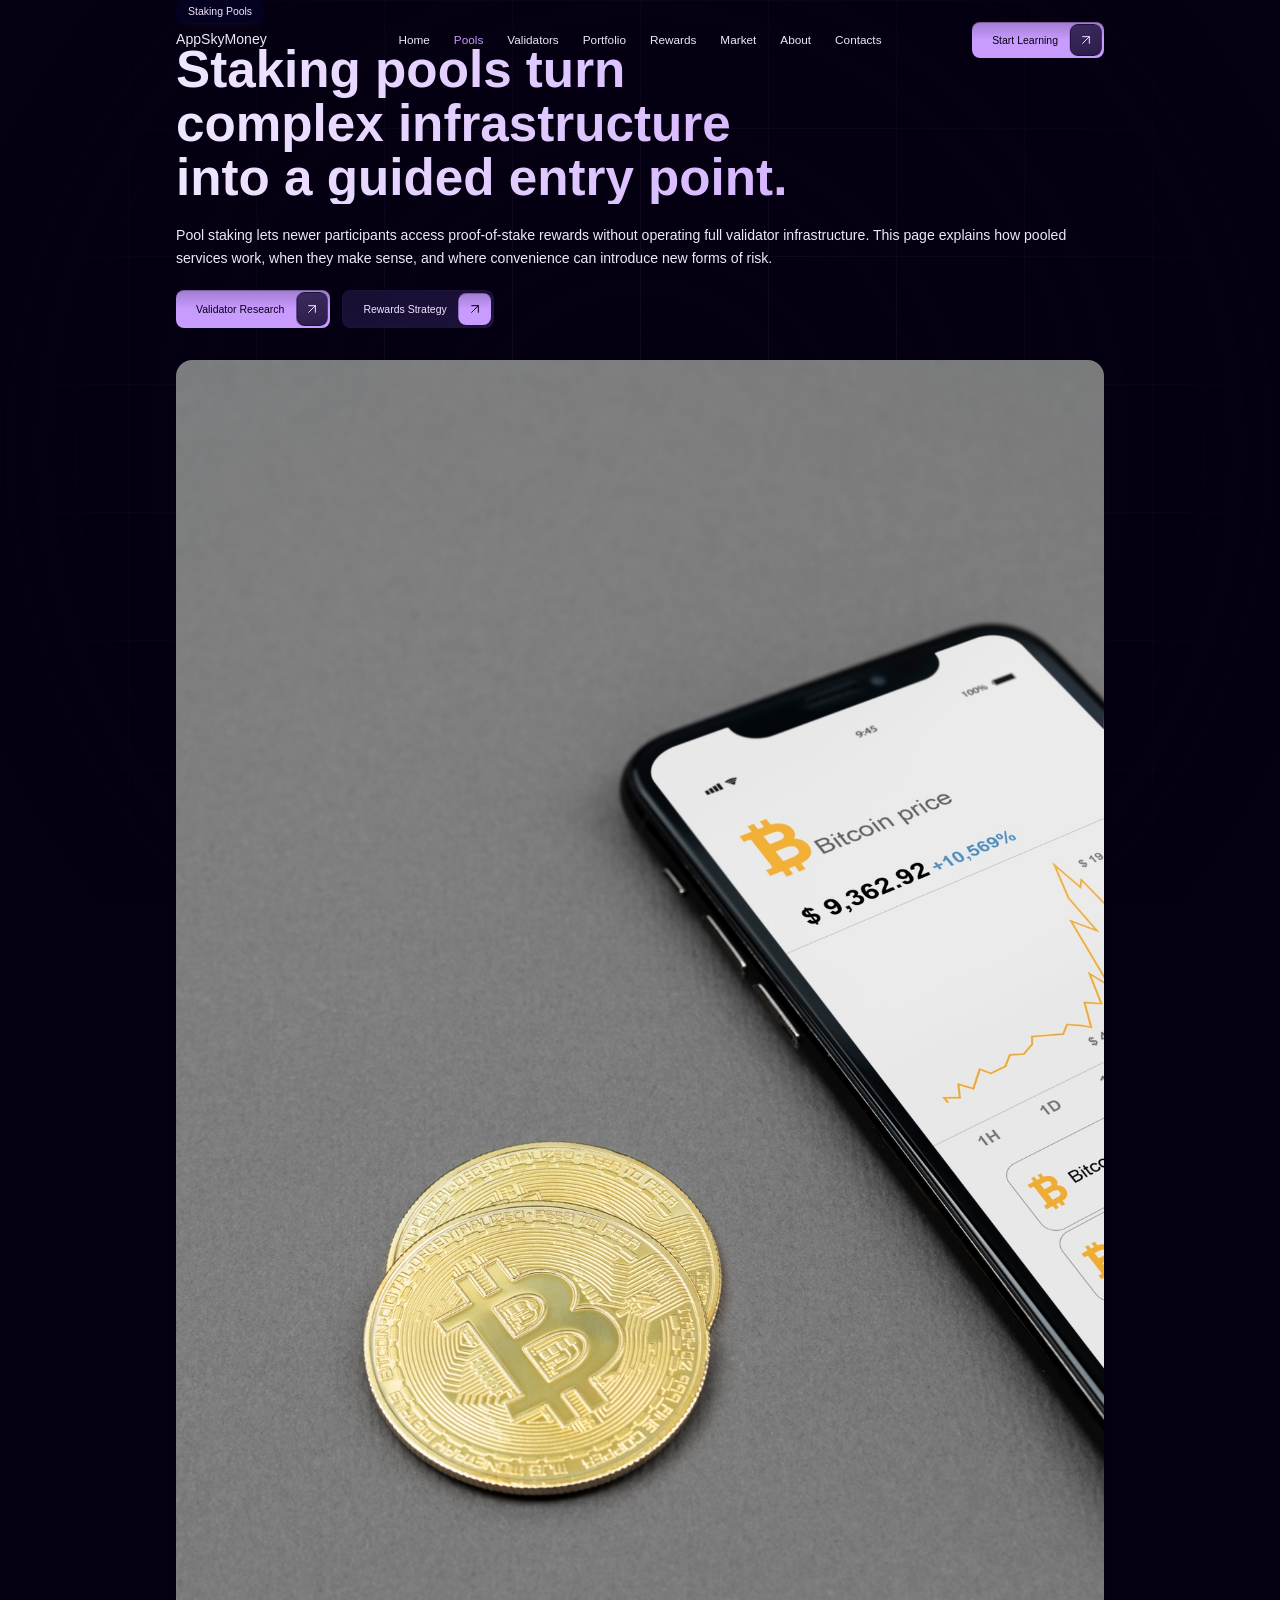
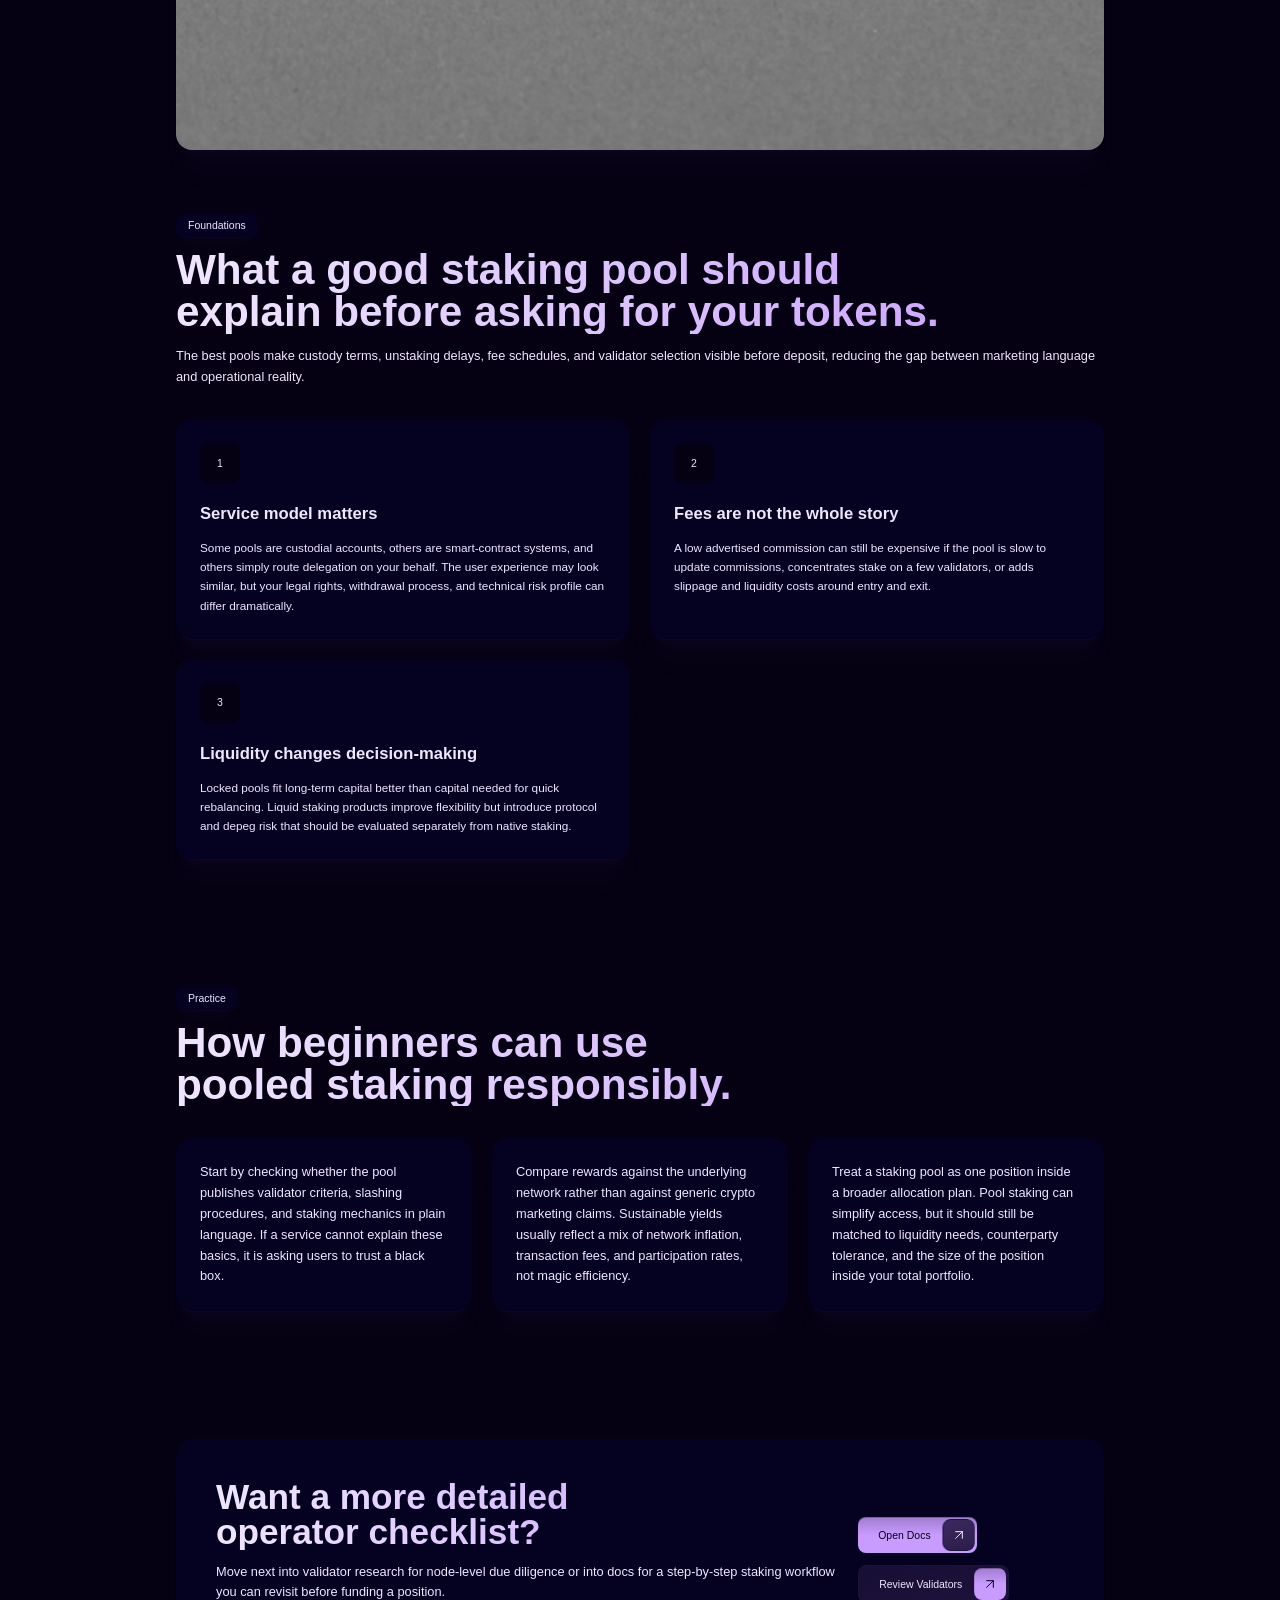
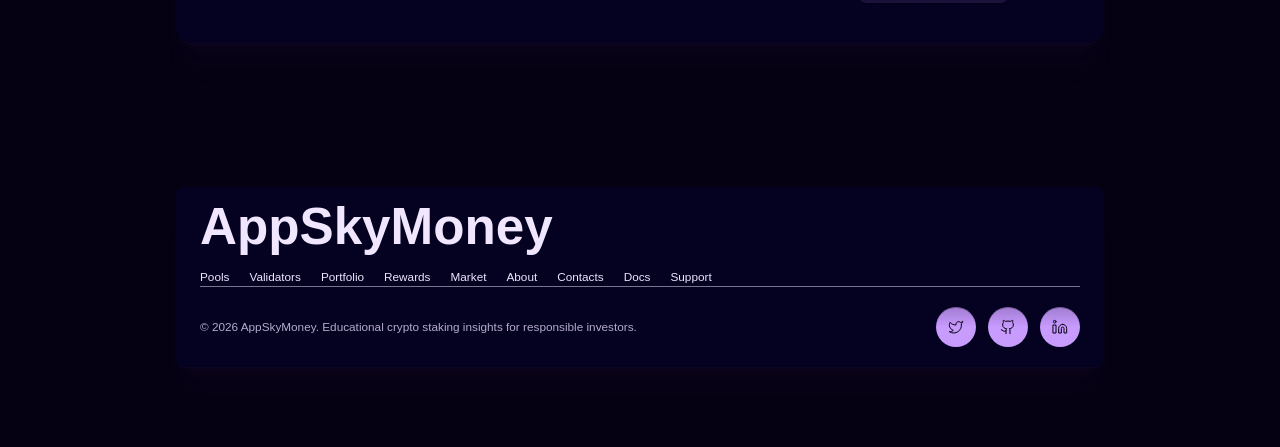
<file: stake4/pools/index.html>
<!DOCTYPE html>
<html lang="en">
<head>
<meta charset="utf-8"/>
<link href="../css2.css" rel="stylesheet"/>
<meta content="width=device-width, initial-scale=1.0" name="viewport"/>
<title>AppSkyMoney | Pools</title>

<link href="../styles.css" rel="stylesheet"/></head>
<body>
<div id="root"><div aria-hidden="true" class="fixed inset-0 -z-10 overflow-hidden bg-background pointer-events-none select-none mask-[radial-gradient(circle_at_center,white_0%,transparent_90%)] bg-[linear-gradient(to_right,color-mix(in_srgb,var(--color-background-accent)_17.5%,transparent)_1px,transparent_1px),linear-gradient(to_bottom,color-mix(in_srgb,var(--color-background-accent)_17.5%,transparent)_1px,transparent_1px)] bg-size-[10vw_10vw]"></div><nav class="fixed z-1000 top-0 left-0 w-full transition-all duration-500 ease-in-out h-20 bg-background/0 backdrop-blur-0" data-section="navbar"><div class="relative mx-auto flex items-center justify-between h-full w-content-width"><a class="text-xl font-medium text-foreground" href="../">AppSkyMoney</a><div class="hidden md:flex absolute left-1/2 -translate-x-1/2 items-center gap-6"><a class="text-base text-foreground hover:opacity-70 transition-opacity" href="../">Home</a><a class="text-base text-primary-cta" href="../pools/">Pools</a><a class="text-base text-foreground hover:opacity-70 transition-opacity" href="../validators/">Validators</a><a class="text-base text-foreground hover:opacity-70 transition-opacity" href="../portfolio/">Portfolio</a><a class="text-base text-foreground hover:opacity-70 transition-opacity" href="../rewards/">Rewards</a><a class="text-base text-foreground hover:opacity-70 transition-opacity" href="../market/">Market</a><a class="text-base text-foreground hover:opacity-70 transition-opacity" href="../about/">About</a><a class="text-base text-foreground hover:opacity-70 transition-opacity" href="../contacts/">Contacts</a></div><div class="flex items-center gap-2 xl:gap-3 2xl:gap-4"><a class="group relative flex items-center gap-3 min-w-0 w-fit max-w-full py-0.5 pl-5 pr-0.5 text-sm rounded cursor-pointer primary-button text-primary-cta-text" href="../docs/"><span class="relative z-10 flex-1 truncate md:transition-colors md:duration-500 md:ease-out text-primary-cta-text md:group-hover:text-secondary-cta-text">Start Learning</span><div class="relative z-10 flex items-center justify-center size-8 rounded text-secondary-cta-text"><svg aria-hidden="true" class="size-4" fill="none" height="24" stroke="currentColor" stroke-linecap="round" stroke-linejoin="round" stroke-width="1.5" viewbox="0 0 24 24" width="24" xmlns="http://www.w3.org/2000/svg"><path d="M7 7h10v10"></path><path d="M7 17 17 7"></path></svg></div><div class="absolute inset-0.5 z-0 overflow-hidden rounded pointer-events-none"><div class="h-full w-full rounded -translate-x-[calc(-100%+2rem)] md:transition-transform md:duration-500 md:ease-out md:group-hover:translate-x-0 secondary-button"></div></div></a></div></div></nav><main class="flex-grow"><section class="pt-32 pb-16" id="hero"><div class="w-content-width mx-auto grid gap-8 lg:grid-cols-[1.02fr_0.98fr] items-center"><div class="flex flex-col gap-5"><div class="px-3 py-1 text-sm card rounded w-fit"><p>Staking Pools</p></div><h1 class="bg-gradient-to-r from-foreground to-primary-cta bg-clip-text text-transparent text-5xl md:text-7xl xl:text-8xl leading-[1.05] font-semibold text-balance">Staking pools turn complex infrastructure into a guided entry point.</h1><p class="text-lg md:text-xl leading-relaxed text-foreground/80">Pool staking lets newer participants access proof-of-stake rewards without operating full validator infrastructure. This page explains how pooled services work, when they make sense, and where convenience can introduce new forms of risk.</p><div class="flex flex-wrap gap-3"><a class="group relative flex items-center gap-3 min-w-0 w-fit max-w-full py-0.5 pl-5 pr-0.5 text-sm rounded cursor-pointer primary-button text-primary-cta-text" href="../validators/"><span class="relative z-10 flex-1 truncate md:transition-colors md:duration-500 md:ease-out text-primary-cta-text md:group-hover:text-secondary-cta-text">Validator Research</span><div class="relative z-10 flex items-center justify-center size-8 rounded text-secondary-cta-text"><svg aria-hidden="true" class="size-4" fill="none" height="24" stroke="currentColor" stroke-linecap="round" stroke-linejoin="round" stroke-width="1.5" viewbox="0 0 24 24" width="24" xmlns="http://www.w3.org/2000/svg"><path d="M7 7h10v10"></path><path d="M7 17 17 7"></path></svg></div><div class="absolute inset-0.5 z-0 overflow-hidden rounded pointer-events-none"><div class="h-full w-full rounded -translate-x-[calc(-100%+2rem)] md:transition-transform md:duration-500 md:ease-out md:group-hover:translate-x-0 secondary-button"></div></div></a><a class="group relative flex items-center gap-3 min-w-0 w-fit max-w-full py-0.5 pl-5 pr-0.5 text-sm rounded cursor-pointer secondary-button text-secondary-cta-text" href="../rewards/"><span class="relative z-10 flex-1 truncate md:transition-colors md:duration-500 md:ease-out text-secondary-cta-text md:group-hover:text-primary-cta-text">Rewards Strategy</span><div class="relative z-10 flex items-center justify-center size-8 rounded text-primary-cta-text"><svg aria-hidden="true" class="size-4" fill="none" height="24" stroke="currentColor" stroke-linecap="round" stroke-linejoin="round" stroke-width="1.5" viewbox="0 0 24 24" width="24" xmlns="http://www.w3.org/2000/svg"><path d="M7 7h10v10"></path><path d="M7 17 17 7"></path></svg></div><div class="absolute inset-0.5 z-0 overflow-hidden rounded pointer-events-none"><div class="h-full w-full rounded -translate-x-[calc(-100%+2rem)] md:transition-transform md:duration-500 md:ease-out md:group-hover:translate-x-0 primary-button"></div></div></a></div></div><div class="card rounded-2xl overflow-hidden"><img alt="Staking pools turn complex infrastructure into a guided entry point." class="w-full h-[420px] object-cover" src="../still-life-assortment-with-cryptocurrency_23-2149102071.jpg"/></div></div></section><div data-section="features" id="foundations"><section class="py-16"><div class="w-content-width mx-auto flex flex-col gap-8"><div class="flex flex-col gap-3 max-w-4xl"><div class="px-3 py-1 text-sm card rounded w-fit"><p>Foundations</p></div><h2 class="bg-gradient-to-r from-foreground to-primary-cta bg-clip-text text-transparent text-4xl md:text-6xl leading-[1.1] font-semibold text-balance">What a good staking pool should explain before asking for your tokens.</h2><p class="text-lg leading-relaxed text-foreground/80">The best pools make custody terms, unstaking delays, fee schedules, and validator selection visible before deposit, reducing the gap between marketing language and operational reality.</p></div><div class="grid grid-cols-1 md:grid-cols-2 xl:grid-cols-3 gap-5"><div class="group relative overflow-hidden rounded-2xl card p-6 md:p-7"><div class="flex items-center justify-center size-10 rounded bg-background mb-5"><span class="text-sm font-medium">1</span></div><h3 class="text-2xl font-semibold leading-snug">Service model matters</h3><p class="mt-3 text-base leading-relaxed text-foreground/80">Some pools are custodial accounts, others are smart-contract systems, and others simply route delegation on your behalf. The user experience may look similar, but your legal rights, withdrawal process, and technical risk profile can differ dramatically.</p></div><div class="group relative overflow-hidden rounded-2xl card p-6 md:p-7"><div class="flex items-center justify-center size-10 rounded bg-background mb-5"><span class="text-sm font-medium">2</span></div><h3 class="text-2xl font-semibold leading-snug">Fees are not the whole story</h3><p class="mt-3 text-base leading-relaxed text-foreground/80">A low advertised commission can still be expensive if the pool is slow to update commissions, concentrates stake on a few validators, or adds slippage and liquidity costs around entry and exit.</p></div><div class="group relative overflow-hidden rounded-2xl card p-6 md:p-7"><div class="flex items-center justify-center size-10 rounded bg-background mb-5"><span class="text-sm font-medium">3</span></div><h3 class="text-2xl font-semibold leading-snug">Liquidity changes decision-making</h3><p class="mt-3 text-base leading-relaxed text-foreground/80">Locked pools fit long-term capital better than capital needed for quick rebalancing. Liquid staking products improve flexibility but introduce protocol and depeg risk that should be evaluated separately from native staking.</p></div></div></div></section></div><div id="practice"><section class="py-16"><div class="w-content-width mx-auto flex flex-col gap-8"><div class="flex flex-col gap-3 max-w-4xl"><div class="px-3 py-1 text-sm card rounded w-fit"><p>Practice</p></div><h2 class="bg-gradient-to-r from-foreground to-primary-cta bg-clip-text text-transparent text-4xl md:text-6xl leading-[1.1] font-semibold text-balance">How beginners can use pooled staking responsibly.</h2></div><div class="grid grid-cols-1 lg:grid-cols-3 gap-5"><div class="card rounded-2xl p-6 md:p-7"><p class="text-base md:text-lg leading-relaxed text-foreground/80">Start by checking whether the pool publishes validator criteria, slashing procedures, and staking mechanics in plain language. If a service cannot explain these basics, it is asking users to trust a black box.</p></div><div class="card rounded-2xl p-6 md:p-7"><p class="text-base md:text-lg leading-relaxed text-foreground/80">Compare rewards against the underlying network rather than against generic crypto marketing claims. Sustainable yields usually reflect a mix of network inflation, transaction fees, and participation rates, not magic efficiency.</p></div><div class="card rounded-2xl p-6 md:p-7"><p class="text-base md:text-lg leading-relaxed text-foreground/80">Treat a staking pool as one position inside a broader allocation plan. Pool staking can simplify access, but it should still be matched to liquidity needs, counterparty tolerance, and the size of the position inside your total portfolio.</p></div></div></div></section></div><div data-section="contact" id="contact"><section class="py-16"><div class="w-content-width mx-auto"><div class="card rounded-2xl p-8 md:p-10 flex flex-col gap-5 md:flex-row md:items-end md:justify-between"><div class="max-w-3xl"><h2 class="bg-gradient-to-r from-foreground to-primary-cta bg-clip-text text-transparent text-4xl md:text-5xl leading-[1.1] font-semibold text-balance">Want a more detailed operator checklist?</h2><p class="mt-3 text-base md:text-lg leading-relaxed text-foreground/80">Move next into validator research for node-level due diligence or into docs for a step-by-step staking workflow you can revisit before funding a position.</p></div><div class="flex flex-wrap gap-3"><a class="group relative flex items-center gap-3 min-w-0 w-fit max-w-full py-0.5 pl-5 pr-0.5 text-sm rounded cursor-pointer primary-button text-primary-cta-text" href="../docs/"><span class="relative z-10 flex-1 truncate md:transition-colors md:duration-500 md:ease-out text-primary-cta-text md:group-hover:text-secondary-cta-text">Open Docs</span><div class="relative z-10 flex items-center justify-center size-8 rounded text-secondary-cta-text"><svg aria-hidden="true" class="size-4" fill="none" height="24" stroke="currentColor" stroke-linecap="round" stroke-linejoin="round" stroke-width="1.5" viewbox="0 0 24 24" width="24" xmlns="http://www.w3.org/2000/svg"><path d="M7 7h10v10"></path><path d="M7 17 17 7"></path></svg></div><div class="absolute inset-0.5 z-0 overflow-hidden rounded pointer-events-none"><div class="h-full w-full rounded -translate-x-[calc(-100%+2rem)] md:transition-transform md:duration-500 md:ease-out md:group-hover:translate-x-0 secondary-button"></div></div></a><a class="group relative flex items-center gap-3 min-w-0 w-fit max-w-full py-0.5 pl-5 pr-0.5 text-sm rounded cursor-pointer secondary-button text-secondary-cta-text" href="../validators/"><span class="relative z-10 flex-1 truncate md:transition-colors md:duration-500 md:ease-out text-secondary-cta-text md:group-hover:text-primary-cta-text">Review Validators</span><div class="relative z-10 flex items-center justify-center size-8 rounded text-primary-cta-text"><svg aria-hidden="true" class="size-4" fill="none" height="24" stroke="currentColor" stroke-linecap="round" stroke-linejoin="round" stroke-width="1.5" viewbox="0 0 24 24" width="24" xmlns="http://www.w3.org/2000/svg"><path d="M7 7h10v10"></path><path d="M7 17 17 7"></path></svg></div><div class="absolute inset-0.5 z-0 overflow-hidden rounded pointer-events-none"><div class="h-full w-full rounded -translate-x-[calc(-100%+2rem)] md:transition-transform md:duration-500 md:ease-out md:group-hover:translate-x-0 primary-button"></div></div></a></div></div></div></section></div></main><footer aria-label="Site footer" class="relative w-full py-20" data-section="footer"><div class="flex flex-col w-content-width mx-auto px-6 md:px-10 pb-5 rounded-lg card"><div class="w-full min-w-0 flex-1 py-5"><h2 class="whitespace-nowrap transition-opacity duration-150 opacity-100 font-semibold text-5xl md:text-7xl xl:text-8xl" style="line-height: 0.8;">AppSkyMoney</h2></div><div class="flex flex-wrap gap-3 md:gap-5 pb-6"><a class="text-sm md:text-base text-foreground/80 hover:text-foreground transition-colors" href="../pools/">Pools</a><a class="text-sm md:text-base text-foreground/80 hover:text-foreground transition-colors" href="../validators/">Validators</a><a class="text-sm md:text-base text-foreground/80 hover:text-foreground transition-colors" href="../portfolio/">Portfolio</a><a class="text-sm md:text-base text-foreground/80 hover:text-foreground transition-colors" href="../rewards/">Rewards</a><a class="text-sm md:text-base text-foreground/80 hover:text-foreground transition-colors" href="../market/">Market</a><a class="text-sm md:text-base text-foreground/80 hover:text-foreground transition-colors" href="../about/">About</a><a class="text-sm md:text-base text-foreground/80 hover:text-foreground transition-colors" href="../contacts/">Contacts</a><a class="text-sm md:text-base text-foreground/80 hover:text-foreground transition-colors" href="../docs/">Docs</a><a class="text-sm md:text-base text-foreground/80 hover:text-foreground transition-colors" href="../support/">Support</a></div><div class="h-px w-full mb-5 bg-foreground/50"></div><div class="flex flex-col gap-4 items-center justify-between md:flex-row"><span class="text-base opacity-75">© 2026 AppSkyMoney. Educational crypto staking insights for responsible investors.</span><div class="flex items-center gap-3"><a class="flex items-center justify-center size-10 rounded-full primary-button text-primary-cta-text cursor-pointer" href="https://x.com/appskymoney" rel="noreferrer" target="_blank"><svg aria-hidden="true" class="size-4" fill="none" height="24" stroke="currentColor" stroke-linecap="round" stroke-linejoin="round" stroke-width="1.5" viewbox="0 0 24 24" width="24" xmlns="http://www.w3.org/2000/svg"><path d="M22 4s-.7 2.1-2 3.4c1.6 10-9.4 17.3-18 11.6 2.2.1 4.4-.6 6-2C3 15.5.5 9.6 3 5c2.2 2.6 5.6 4.1 9 4-.9-4.2 4-6.6 7-3.8 1.1 0 3-1.2 3-1.2z"></path></svg></a><a class="flex items-center justify-center size-10 rounded-full primary-button text-primary-cta-text cursor-pointer" href="https://github.com/appskymoney" rel="noreferrer" target="_blank"><svg aria-hidden="true" class="size-4" fill="none" height="24" stroke="currentColor" stroke-linecap="round" stroke-linejoin="round" stroke-width="1.5" viewbox="0 0 24 24" width="24" xmlns="http://www.w3.org/2000/svg"><path d="M15 22v-4a4.8 4.8 0 0 0-1-3.5c3 0 6-2 6-5.5.08-1.25-.27-2.48-1-3.5.28-1.15.28-2.35 0-3.5 0 0-1 0-3 1.5-2.64-.5-5.36-.5-8 0C6 2 5 2 5 2c-.3 1.15-.3 2.35 0 3.5A5.403 5.403 0 0 0 4 9c0 3.5 3 5.5 6 5.5-.39.49-.68 1.05-.85 1.65-.17.6-.22 1.23-.15 1.85v4"></path><path d="M9 18c-4.51 2-5-2-7-2"></path></svg></a><a class="flex items-center justify-center size-10 rounded-full primary-button text-primary-cta-text cursor-pointer" href="https://www.linkedin.com/company/appskymoney/" rel="noreferrer" target="_blank"><svg aria-hidden="true" class="size-4" fill="none" height="24" stroke="currentColor" stroke-linecap="round" stroke-linejoin="round" stroke-width="1.5" viewbox="0 0 24 24" width="24" xmlns="http://www.w3.org/2000/svg"><path d="M16 8a6 6 0 0 1 6 6v7h-4v-7a2 2 0 0 0-2-2 2 2 0 0 0-2 2v7h-4v-7a6 6 0 0 1 6-6z"></path><rect height="12" width="4" x="2" y="9"></rect><circle cx="4" cy="4" r="2"></circle></svg></a></div></div></div></footer></div>
<script src="../script.js"></script>
</body></html>
</file>
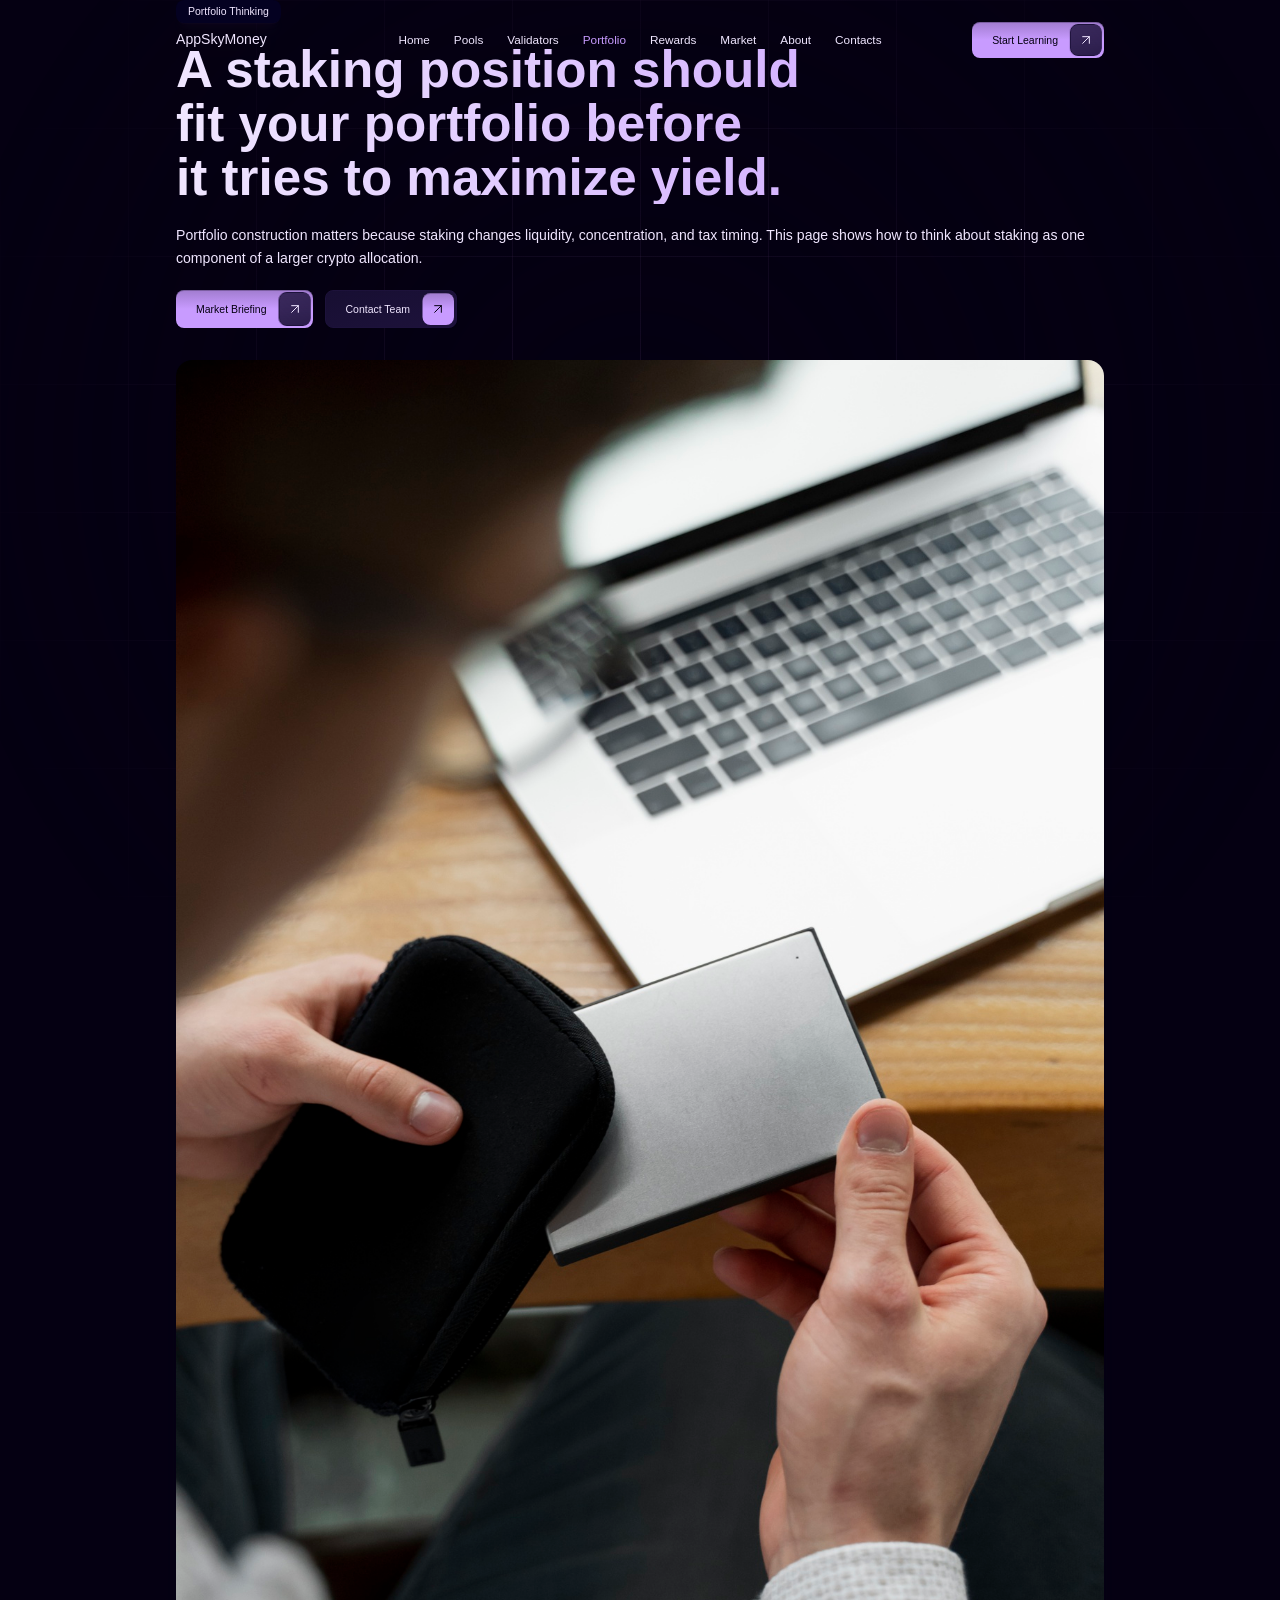
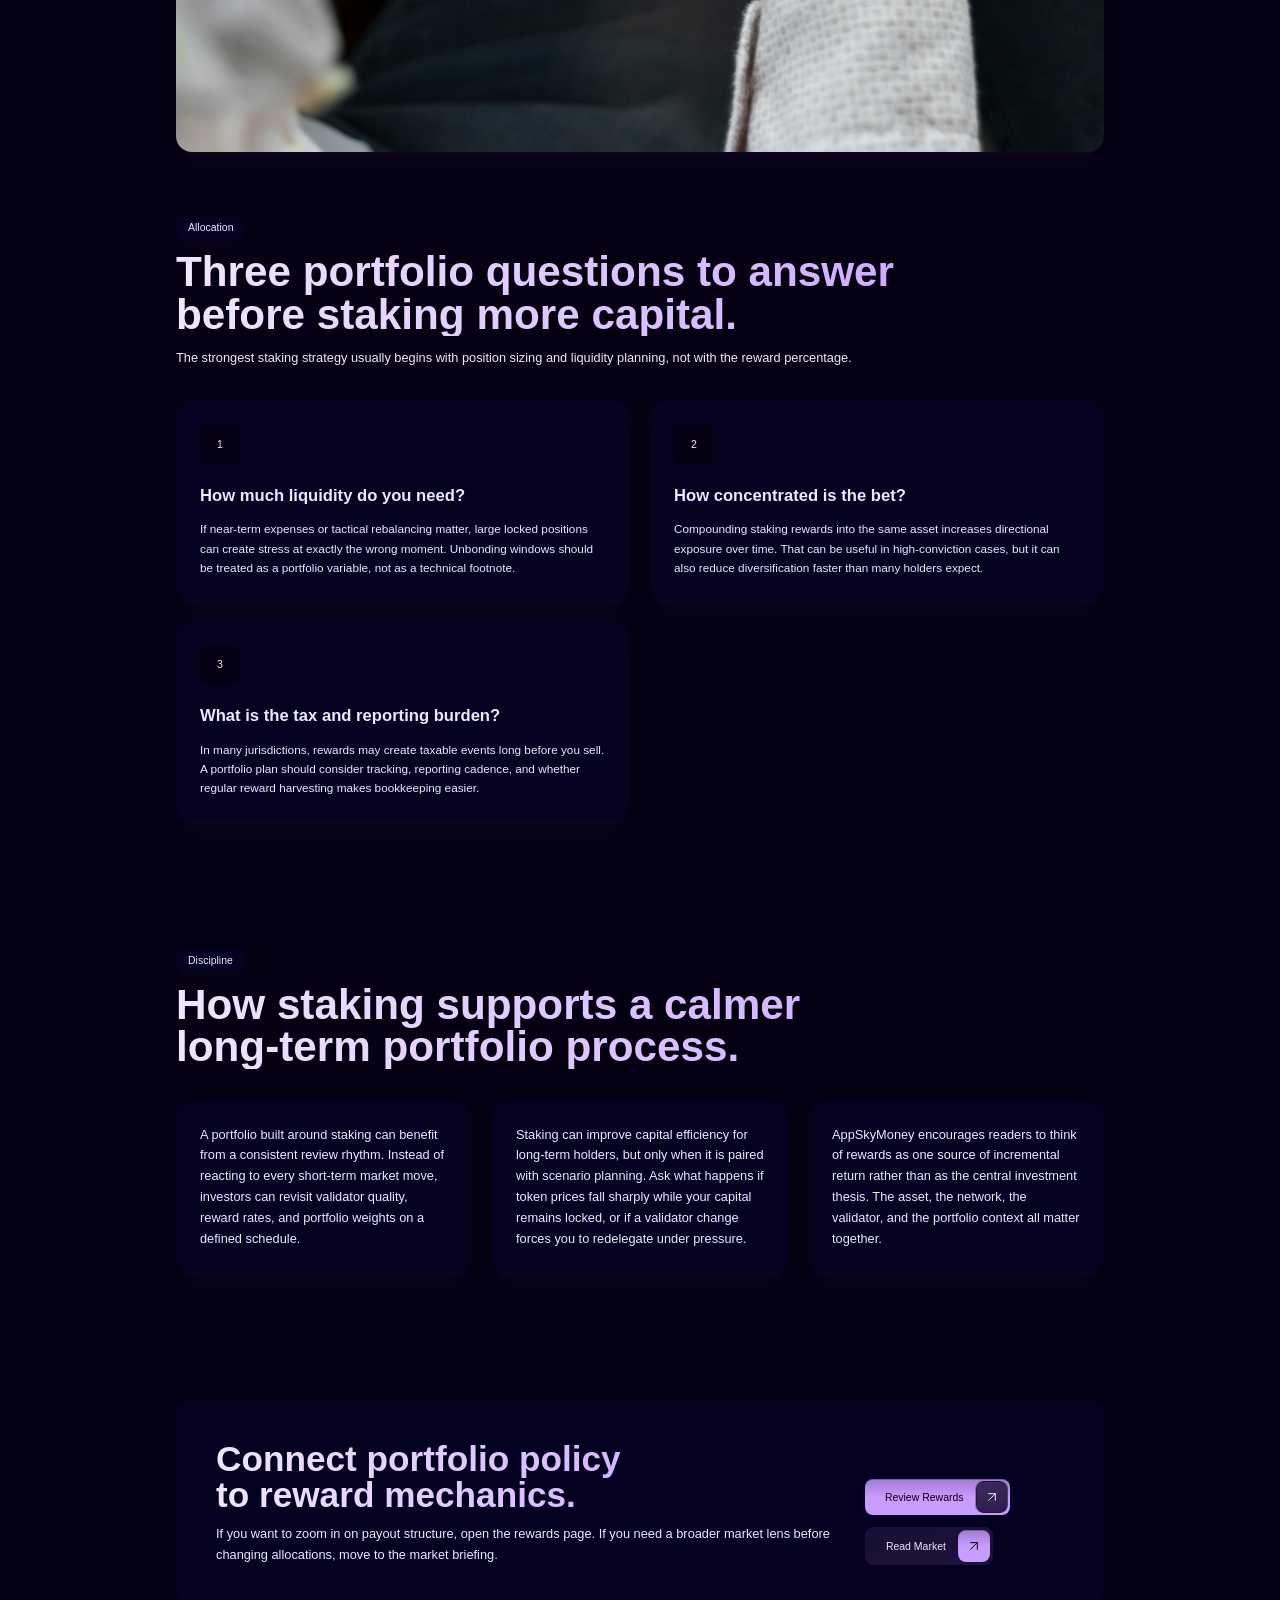
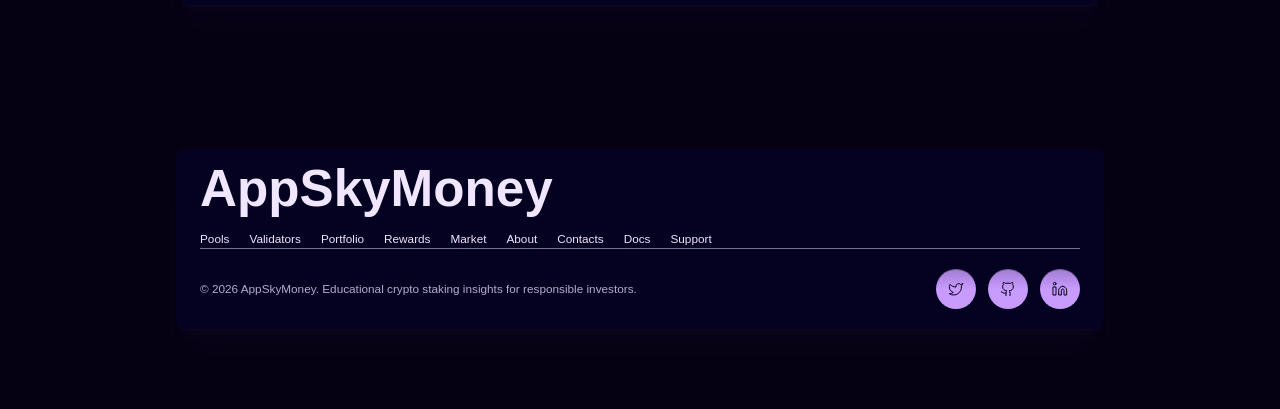
<file: stake4/portfolio/index.html>
<!DOCTYPE html>

<html lang="en">
<head>
<meta charset="utf-8"/>
<link href="../css2.css" rel="stylesheet"/>
<meta content="width=device-width, initial-scale=1.0" name="viewport"/>
<title>AppSkyMoney | Portfolio</title>
<link href="../styles.css" rel="stylesheet"/></head>
<body>
<div id="root"><div aria-hidden="true" class="fixed inset-0 -z-10 overflow-hidden bg-background pointer-events-none select-none mask-[radial-gradient(circle_at_center,white_0%,transparent_90%)] bg-[linear-gradient(to_right,color-mix(in_srgb,var(--color-background-accent)_17.5%,transparent)_1px,transparent_1px),linear-gradient(to_bottom,color-mix(in_srgb,var(--color-background-accent)_17.5%,transparent)_1px,transparent_1px)] bg-size-[10vw_10vw]"></div><nav class="fixed z-1000 top-0 left-0 w-full transition-all duration-500 ease-in-out h-20 bg-background/0 backdrop-blur-0" data-section="navbar"><div class="relative mx-auto flex items-center justify-between h-full w-content-width"><a class="text-xl font-medium text-foreground" href="../">AppSkyMoney</a><div class="hidden md:flex absolute left-1/2 -translate-x-1/2 items-center gap-6"><a class="text-base text-foreground hover:opacity-70 transition-opacity" href="../">Home</a><a class="text-base text-foreground hover:opacity-70 transition-opacity" href="../pools/">Pools</a><a class="text-base text-foreground hover:opacity-70 transition-opacity" href="../validators/">Validators</a><a class="text-base text-primary-cta" href="../portfolio/">Portfolio</a><a class="text-base text-foreground hover:opacity-70 transition-opacity" href="../rewards/">Rewards</a><a class="text-base text-foreground hover:opacity-70 transition-opacity" href="../market/">Market</a><a class="text-base text-foreground hover:opacity-70 transition-opacity" href="../about/">About</a><a class="text-base text-foreground hover:opacity-70 transition-opacity" href="../contacts/">Contacts</a></div><div class="flex items-center gap-2 xl:gap-3 2xl:gap-4"><a class="group relative flex items-center gap-3 min-w-0 w-fit max-w-full py-0.5 pl-5 pr-0.5 text-sm rounded cursor-pointer primary-button text-primary-cta-text" href="../docs/"><span class="relative z-10 flex-1 truncate md:transition-colors md:duration-500 md:ease-out text-primary-cta-text md:group-hover:text-secondary-cta-text">Start Learning</span><div class="relative z-10 flex items-center justify-center size-8 rounded text-secondary-cta-text"><svg aria-hidden="true" class="size-4" fill="none" height="24" stroke="currentColor" stroke-linecap="round" stroke-linejoin="round" stroke-width="1.5" viewbox="0 0 24 24" width="24" xmlns="http://www.w3.org/2000/svg"><path d="M7 7h10v10"></path><path d="M7 17 17 7"></path></svg></div><div class="absolute inset-0.5 z-0 overflow-hidden rounded pointer-events-none"><div class="h-full w-full rounded -translate-x-[calc(-100%+2rem)] md:transition-transform md:duration-500 md:ease-out md:group-hover:translate-x-0 secondary-button"></div></div></a></div></div></nav><main class="flex-grow"><section class="pt-32 pb-16" id="hero"><div class="w-content-width mx-auto grid gap-8 lg:grid-cols-[1.02fr_0.98fr] items-center"><div class="flex flex-col gap-5"><div class="px-3 py-1 text-sm card rounded w-fit"><p>Portfolio Thinking</p></div><h1 class="bg-gradient-to-r from-foreground to-primary-cta bg-clip-text text-transparent text-5xl md:text-7xl xl:text-8xl leading-[1.05] font-semibold text-balance">A staking position should fit your portfolio before it tries to maximize yield.</h1><p class="text-lg md:text-xl leading-relaxed text-foreground/80">Portfolio construction matters because staking changes liquidity, concentration, and tax timing. This page shows how to think about staking as one component of a larger crypto allocation.</p><div class="flex flex-wrap gap-3"><a class="group relative flex items-center gap-3 min-w-0 w-fit max-w-full py-0.5 pl-5 pr-0.5 text-sm rounded cursor-pointer primary-button text-primary-cta-text" href="../market/"><span class="relative z-10 flex-1 truncate md:transition-colors md:duration-500 md:ease-out text-primary-cta-text md:group-hover:text-secondary-cta-text">Market Briefing</span><div class="relative z-10 flex items-center justify-center size-8 rounded text-secondary-cta-text"><svg aria-hidden="true" class="size-4" fill="none" height="24" stroke="currentColor" stroke-linecap="round" stroke-linejoin="round" stroke-width="1.5" viewbox="0 0 24 24" width="24" xmlns="http://www.w3.org/2000/svg"><path d="M7 7h10v10"></path><path d="M7 17 17 7"></path></svg></div><div class="absolute inset-0.5 z-0 overflow-hidden rounded pointer-events-none"><div class="h-full w-full rounded -translate-x-[calc(-100%+2rem)] md:transition-transform md:duration-500 md:ease-out md:group-hover:translate-x-0 secondary-button"></div></div></a><a class="group relative flex items-center gap-3 min-w-0 w-fit max-w-full py-0.5 pl-5 pr-0.5 text-sm rounded cursor-pointer secondary-button text-secondary-cta-text" href="../contacts/"><span class="relative z-10 flex-1 truncate md:transition-colors md:duration-500 md:ease-out text-secondary-cta-text md:group-hover:text-primary-cta-text">Contact Team</span><div class="relative z-10 flex items-center justify-center size-8 rounded text-primary-cta-text"><svg aria-hidden="true" class="size-4" fill="none" height="24" stroke="currentColor" stroke-linecap="round" stroke-linejoin="round" stroke-width="1.5" viewbox="0 0 24 24" width="24" xmlns="http://www.w3.org/2000/svg"><path d="M7 7h10v10"></path><path d="M7 17 17 7"></path></svg></div><div class="absolute inset-0.5 z-0 overflow-hidden rounded pointer-events-none"><div class="h-full w-full rounded -translate-x-[calc(-100%+2rem)] md:transition-transform md:duration-500 md:ease-out md:group-hover:translate-x-0 primary-button"></div></div></a></div></div><div class="card rounded-2xl overflow-hidden"><img alt="A staking position should fit your portfolio before it tries to maximize yield." class="w-full h-[420px] object-cover" src="high-angle-man-holding-ssd-cover_23-2149328231.jpg"/></div></div></section><div data-section="features" id="allocation"><section class="py-16"><div class="w-content-width mx-auto flex flex-col gap-8"><div class="flex flex-col gap-3 max-w-4xl"><div class="px-3 py-1 text-sm card rounded w-fit"><p>Allocation</p></div><h2 class="bg-gradient-to-r from-foreground to-primary-cta bg-clip-text text-transparent text-4xl md:text-6xl leading-[1.1] font-semibold text-balance">Three portfolio questions to answer before staking more capital.</h2><p class="text-lg leading-relaxed text-foreground/80">The strongest staking strategy usually begins with position sizing and liquidity planning, not with the reward percentage.</p></div><div class="grid grid-cols-1 md:grid-cols-2 xl:grid-cols-3 gap-5"><div class="group relative overflow-hidden rounded-2xl card p-6 md:p-7"><div class="flex items-center justify-center size-10 rounded bg-background mb-5"><span class="text-sm font-medium">1</span></div><h3 class="text-2xl font-semibold leading-snug">How much liquidity do you need?</h3><p class="mt-3 text-base leading-relaxed text-foreground/80">If near-term expenses or tactical rebalancing matter, large locked positions can create stress at exactly the wrong moment. Unbonding windows should be treated as a portfolio variable, not as a technical footnote.</p></div><div class="group relative overflow-hidden rounded-2xl card p-6 md:p-7"><div class="flex items-center justify-center size-10 rounded bg-background mb-5"><span class="text-sm font-medium">2</span></div><h3 class="text-2xl font-semibold leading-snug">How concentrated is the bet?</h3><p class="mt-3 text-base leading-relaxed text-foreground/80">Compounding staking rewards into the same asset increases directional exposure over time. That can be useful in high-conviction cases, but it can also reduce diversification faster than many holders expect.</p></div><div class="group relative overflow-hidden rounded-2xl card p-6 md:p-7"><div class="flex items-center justify-center size-10 rounded bg-background mb-5"><span class="text-sm font-medium">3</span></div><h3 class="text-2xl font-semibold leading-snug">What is the tax and reporting burden?</h3><p class="mt-3 text-base leading-relaxed text-foreground/80">In many jurisdictions, rewards may create taxable events long before you sell. A portfolio plan should consider tracking, reporting cadence, and whether regular reward harvesting makes bookkeeping easier.</p></div></div></div></section></div><div id="discipline"><section class="py-16"><div class="w-content-width mx-auto flex flex-col gap-8"><div class="flex flex-col gap-3 max-w-4xl"><div class="px-3 py-1 text-sm card rounded w-fit"><p>Discipline</p></div><h2 class="bg-gradient-to-r from-foreground to-primary-cta bg-clip-text text-transparent text-4xl md:text-6xl leading-[1.1] font-semibold text-balance">How staking supports a calmer long-term portfolio process.</h2></div><div class="grid grid-cols-1 lg:grid-cols-3 gap-5"><div class="card rounded-2xl p-6 md:p-7"><p class="text-base md:text-lg leading-relaxed text-foreground/80">A portfolio built around staking can benefit from a consistent review rhythm. Instead of reacting to every short-term market move, investors can revisit validator quality, reward rates, and portfolio weights on a defined schedule.</p></div><div class="card rounded-2xl p-6 md:p-7"><p class="text-base md:text-lg leading-relaxed text-foreground/80">Staking can improve capital efficiency for long-term holders, but only when it is paired with scenario planning. Ask what happens if token prices fall sharply while your capital remains locked, or if a validator change forces you to redelegate under pressure.</p></div><div class="card rounded-2xl p-6 md:p-7"><p class="text-base md:text-lg leading-relaxed text-foreground/80">AppSkyMoney encourages readers to think of rewards as one source of incremental return rather than as the central investment thesis. The asset, the network, the validator, and the portfolio context all matter together.</p></div></div></div></section></div><div data-section="contact" id="contact"><section class="py-16"><div class="w-content-width mx-auto"><div class="card rounded-2xl p-8 md:p-10 flex flex-col gap-5 md:flex-row md:items-end md:justify-between"><div class="max-w-3xl"><h2 class="bg-gradient-to-r from-foreground to-primary-cta bg-clip-text text-transparent text-4xl md:text-5xl leading-[1.1] font-semibold text-balance">Connect portfolio policy to reward mechanics.</h2><p class="mt-3 text-base md:text-lg leading-relaxed text-foreground/80">If you want to zoom in on payout structure, open the rewards page. If you need a broader market lens before changing allocations, move to the market briefing.</p></div><div class="flex flex-wrap gap-3"><a class="group relative flex items-center gap-3 min-w-0 w-fit max-w-full py-0.5 pl-5 pr-0.5 text-sm rounded cursor-pointer primary-button text-primary-cta-text" href="../rewards/"><span class="relative z-10 flex-1 truncate md:transition-colors md:duration-500 md:ease-out text-primary-cta-text md:group-hover:text-secondary-cta-text">Review Rewards</span><div class="relative z-10 flex items-center justify-center size-8 rounded text-secondary-cta-text"><svg aria-hidden="true" class="size-4" fill="none" height="24" stroke="currentColor" stroke-linecap="round" stroke-linejoin="round" stroke-width="1.5" viewbox="0 0 24 24" width="24" xmlns="http://www.w3.org/2000/svg"><path d="M7 7h10v10"></path><path d="M7 17 17 7"></path></svg></div><div class="absolute inset-0.5 z-0 overflow-hidden rounded pointer-events-none"><div class="h-full w-full rounded -translate-x-[calc(-100%+2rem)] md:transition-transform md:duration-500 md:ease-out md:group-hover:translate-x-0 secondary-button"></div></div></a><a class="group relative flex items-center gap-3 min-w-0 w-fit max-w-full py-0.5 pl-5 pr-0.5 text-sm rounded cursor-pointer secondary-button text-secondary-cta-text" href="../market/"><span class="relative z-10 flex-1 truncate md:transition-colors md:duration-500 md:ease-out text-secondary-cta-text md:group-hover:text-primary-cta-text">Read Market</span><div class="relative z-10 flex items-center justify-center size-8 rounded text-primary-cta-text"><svg aria-hidden="true" class="size-4" fill="none" height="24" stroke="currentColor" stroke-linecap="round" stroke-linejoin="round" stroke-width="1.5" viewbox="0 0 24 24" width="24" xmlns="http://www.w3.org/2000/svg"><path d="M7 7h10v10"></path><path d="M7 17 17 7"></path></svg></div><div class="absolute inset-0.5 z-0 overflow-hidden rounded pointer-events-none"><div class="h-full w-full rounded -translate-x-[calc(-100%+2rem)] md:transition-transform md:duration-500 md:ease-out md:group-hover:translate-x-0 primary-button"></div></div></a></div></div></div></section></div></main><footer aria-label="Site footer" class="relative w-full py-20" data-section="footer"><div class="flex flex-col w-content-width mx-auto px-6 md:px-10 pb-5 rounded-lg card"><div class="w-full min-w-0 flex-1 py-5"><h2 class="whitespace-nowrap transition-opacity duration-150 opacity-100 font-semibold text-5xl md:text-7xl xl:text-8xl" style="line-height: 0.8;">AppSkyMoney</h2></div><div class="flex flex-wrap gap-3 md:gap-5 pb-6"><a class="text-sm md:text-base text-foreground/80 hover:text-foreground transition-colors" href="../pools/">Pools</a><a class="text-sm md:text-base text-foreground/80 hover:text-foreground transition-colors" href="../validators/">Validators</a><a class="text-sm md:text-base text-foreground/80 hover:text-foreground transition-colors" href="../portfolio/">Portfolio</a><a class="text-sm md:text-base text-foreground/80 hover:text-foreground transition-colors" href="../rewards/">Rewards</a><a class="text-sm md:text-base text-foreground/80 hover:text-foreground transition-colors" href="../market/">Market</a><a class="text-sm md:text-base text-foreground/80 hover:text-foreground transition-colors" href="../about/">About</a><a class="text-sm md:text-base text-foreground/80 hover:text-foreground transition-colors" href="../contacts/">Contacts</a><a class="text-sm md:text-base text-foreground/80 hover:text-foreground transition-colors" href="../docs/">Docs</a><a class="text-sm md:text-base text-foreground/80 hover:text-foreground transition-colors" href="../support/">Support</a></div><div class="h-px w-full mb-5 bg-foreground/50"></div><div class="flex flex-col gap-4 items-center justify-between md:flex-row"><span class="text-base opacity-75">© 2026 AppSkyMoney. Educational crypto staking insights for responsible investors.</span><div class="flex items-center gap-3"><a class="flex items-center justify-center size-10 rounded-full primary-button text-primary-cta-text cursor-pointer" href="https://x.com/appskymoney" rel="noreferrer" target="_blank"><svg aria-hidden="true" class="size-4" fill="none" height="24" stroke="currentColor" stroke-linecap="round" stroke-linejoin="round" stroke-width="1.5" viewbox="0 0 24 24" width="24" xmlns="http://www.w3.org/2000/svg"><path d="M22 4s-.7 2.1-2 3.4c1.6 10-9.4 17.3-18 11.6 2.2.1 4.4-.6 6-2C3 15.5.5 9.6 3 5c2.2 2.6 5.6 4.1 9 4-.9-4.2 4-6.6 7-3.8 1.1 0 3-1.2 3-1.2z"></path></svg></a><a class="flex items-center justify-center size-10 rounded-full primary-button text-primary-cta-text cursor-pointer" href="https://github.com/appskymoney" rel="noreferrer" target="_blank"><svg aria-hidden="true" class="size-4" fill="none" height="24" stroke="currentColor" stroke-linecap="round" stroke-linejoin="round" stroke-width="1.5" viewbox="0 0 24 24" width="24" xmlns="http://www.w3.org/2000/svg"><path d="M15 22v-4a4.8 4.8 0 0 0-1-3.5c3 0 6-2 6-5.5.08-1.25-.27-2.48-1-3.5.28-1.15.28-2.35 0-3.5 0 0-1 0-3 1.5-2.64-.5-5.36-.5-8 0C6 2 5 2 5 2c-.3 1.15-.3 2.35 0 3.5A5.403 5.403 0 0 0 4 9c0 3.5 3 5.5 6 5.5-.39.49-.68 1.05-.85 1.65-.17.6-.22 1.23-.15 1.85v4"></path><path d="M9 18c-4.51 2-5-2-7-2"></path></svg></a><a class="flex items-center justify-center size-10 rounded-full primary-button text-primary-cta-text cursor-pointer" href="https://www.linkedin.com/company/appskymoney/" rel="noreferrer" target="_blank"><svg aria-hidden="true" class="size-4" fill="none" height="24" stroke="currentColor" stroke-linecap="round" stroke-linejoin="round" stroke-width="1.5" viewbox="0 0 24 24" width="24" xmlns="http://www.w3.org/2000/svg"><path d="M16 8a6 6 0 0 1 6 6v7h-4v-7a2 2 0 0 0-2-2 2 2 0 0 0-2 2v7h-4v-7a6 6 0 0 1 6-6z"></path><rect height="12" width="4" x="2" y="9"></rect><circle cx="4" cy="4" r="2"></circle></svg></a></div></div></div></footer></div>
<script src="../script.js"></script>
</body></html>
</file>
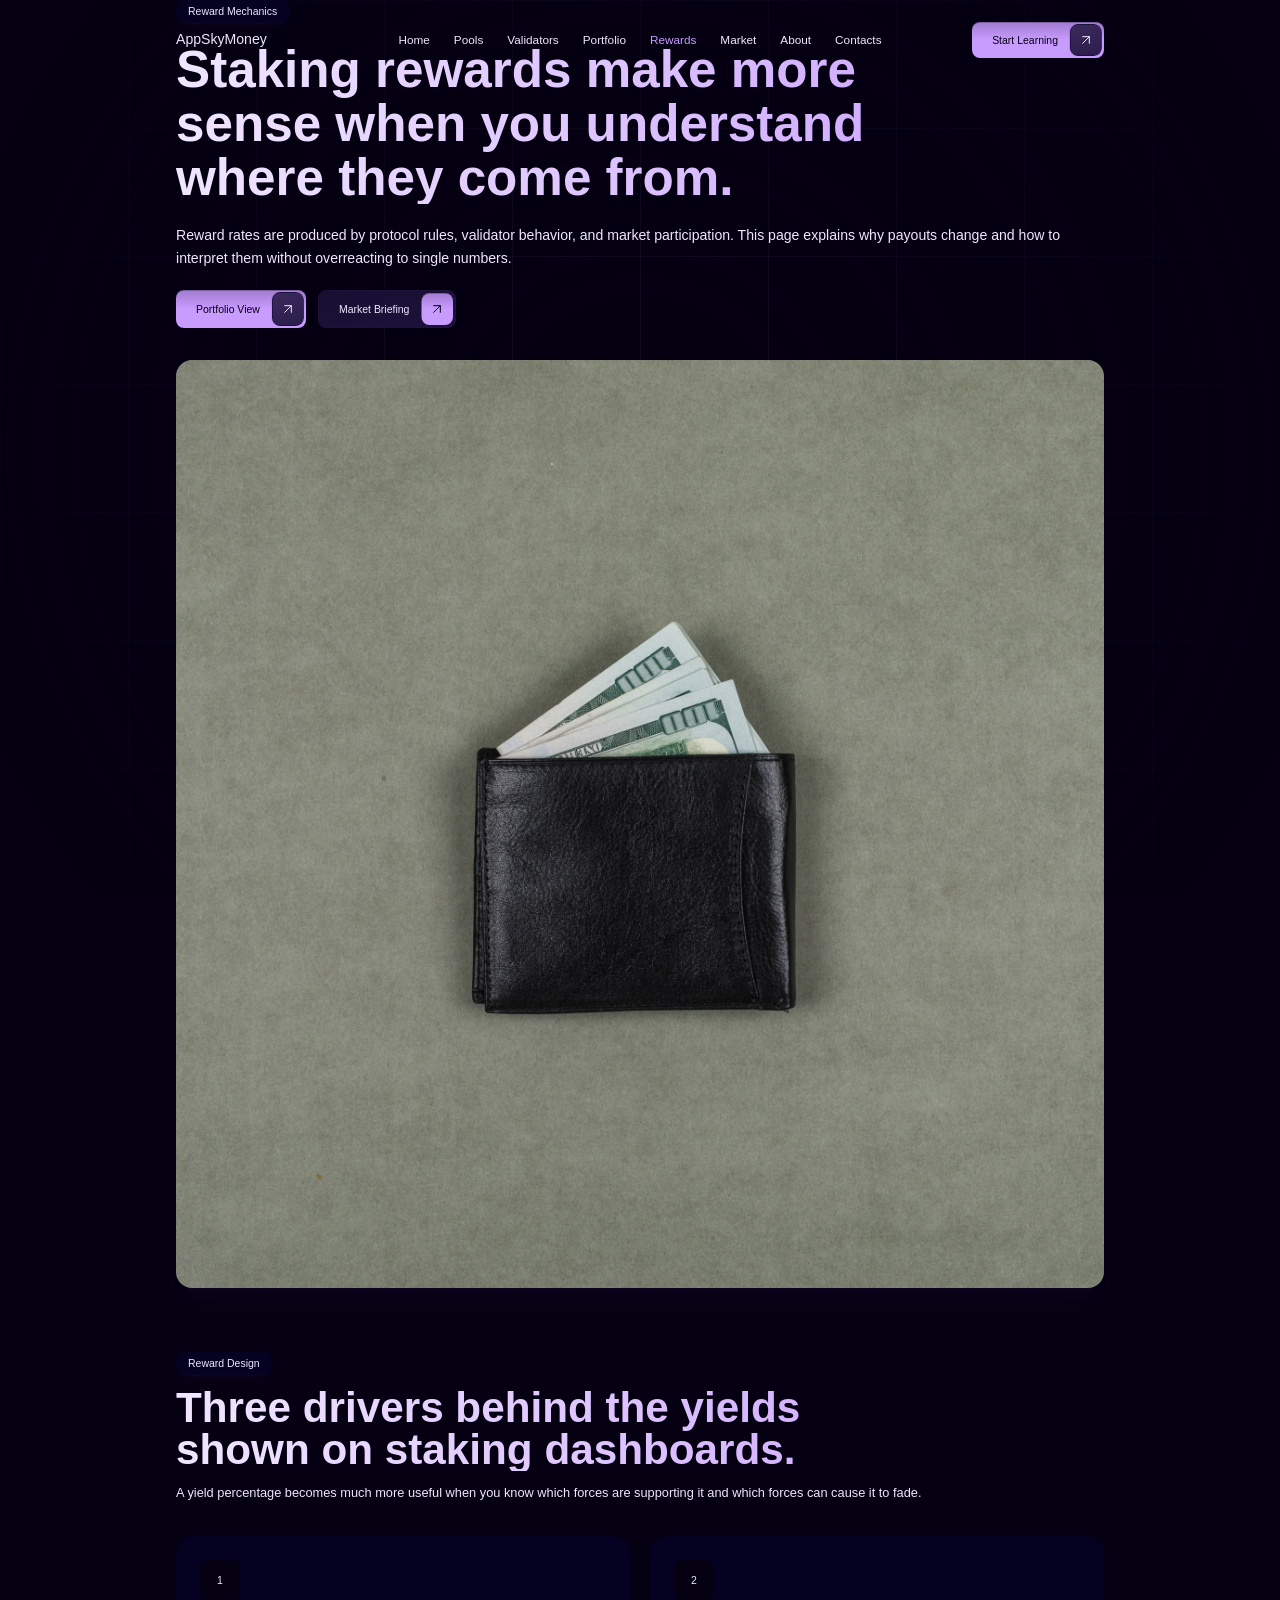
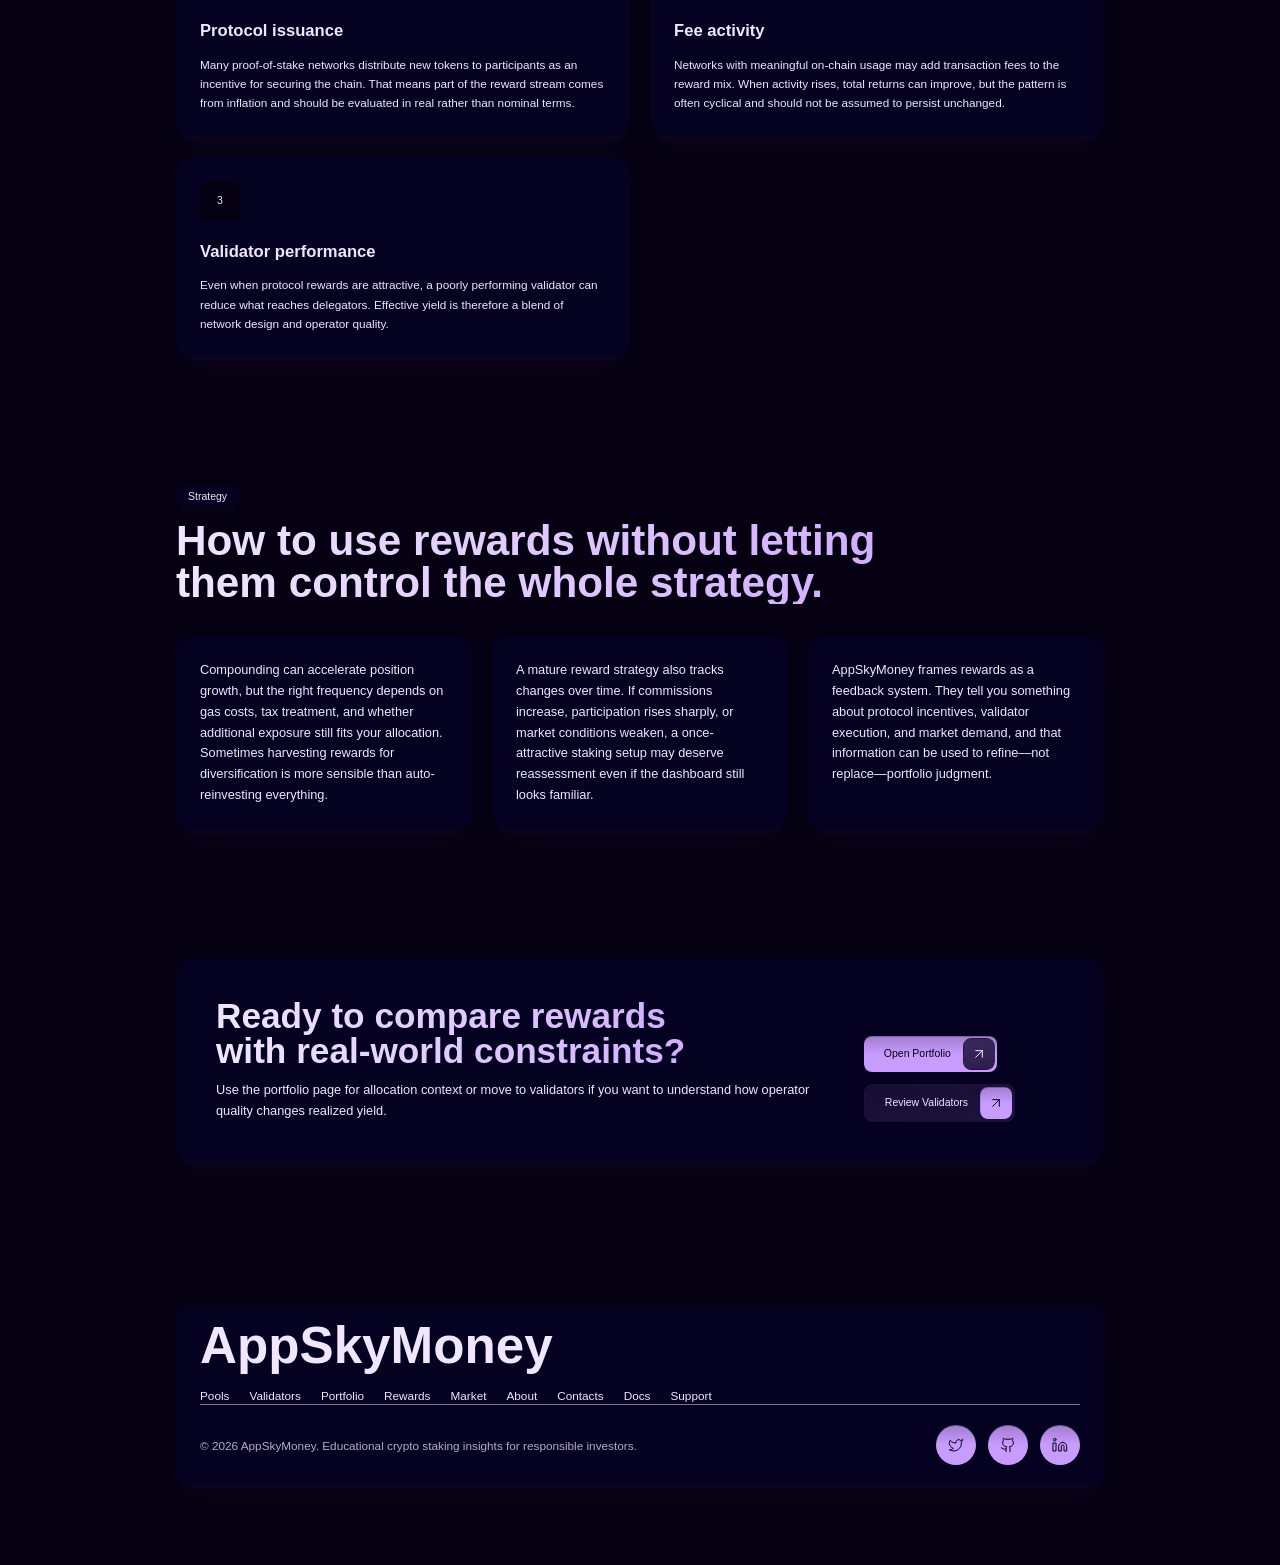
<file: stake4/rewards/index.html>
<!DOCTYPE html>

<html lang="en">
<head>
<meta charset="utf-8"/>
<link href="../css2.css" rel="stylesheet"/>
<meta content="width=device-width, initial-scale=1.0" name="viewport"/>
<title>AppSkyMoney | Rewards</title>
<link href="../styles.css" rel="stylesheet"/></head>
<body>
<div id="root"><div aria-hidden="true" class="fixed inset-0 -z-10 overflow-hidden bg-background pointer-events-none select-none mask-[radial-gradient(circle_at_center,white_0%,transparent_90%)] bg-[linear-gradient(to_right,color-mix(in_srgb,var(--color-background-accent)_17.5%,transparent)_1px,transparent_1px),linear-gradient(to_bottom,color-mix(in_srgb,var(--color-background-accent)_17.5%,transparent)_1px,transparent_1px)] bg-size-[10vw_10vw]"></div><nav class="fixed z-1000 top-0 left-0 w-full transition-all duration-500 ease-in-out h-20 bg-background/0 backdrop-blur-0" data-section="navbar"><div class="relative mx-auto flex items-center justify-between h-full w-content-width"><a class="text-xl font-medium text-foreground" href="../">AppSkyMoney</a><div class="hidden md:flex absolute left-1/2 -translate-x-1/2 items-center gap-6"><a class="text-base text-foreground hover:opacity-70 transition-opacity" href="../">Home</a><a class="text-base text-foreground hover:opacity-70 transition-opacity" href="../pools/">Pools</a><a class="text-base text-foreground hover:opacity-70 transition-opacity" href="../validators/">Validators</a><a class="text-base text-foreground hover:opacity-70 transition-opacity" href="../portfolio/">Portfolio</a><a class="text-base text-primary-cta" href="../rewards/">Rewards</a><a class="text-base text-foreground hover:opacity-70 transition-opacity" href="../market/">Market</a><a class="text-base text-foreground hover:opacity-70 transition-opacity" href="../about/">About</a><a class="text-base text-foreground hover:opacity-70 transition-opacity" href="../contacts/">Contacts</a></div><div class="flex items-center gap-2 xl:gap-3 2xl:gap-4"><a class="group relative flex items-center gap-3 min-w-0 w-fit max-w-full py-0.5 pl-5 pr-0.5 text-sm rounded cursor-pointer primary-button text-primary-cta-text" href="../docs/"><span class="relative z-10 flex-1 truncate md:transition-colors md:duration-500 md:ease-out text-primary-cta-text md:group-hover:text-secondary-cta-text">Start Learning</span><div class="relative z-10 flex items-center justify-center size-8 rounded text-secondary-cta-text"><svg aria-hidden="true" class="size-4" fill="none" height="24" stroke="currentColor" stroke-linecap="round" stroke-linejoin="round" stroke-width="1.5" viewbox="0 0 24 24" width="24" xmlns="http://www.w3.org/2000/svg"><path d="M7 7h10v10"></path><path d="M7 17 17 7"></path></svg></div><div class="absolute inset-0.5 z-0 overflow-hidden rounded pointer-events-none"><div class="h-full w-full rounded -translate-x-[calc(-100%+2rem)] md:transition-transform md:duration-500 md:ease-out md:group-hover:translate-x-0 secondary-button"></div></div></a></div></div></nav><main class="flex-grow"><section class="pt-32 pb-16" id="hero"><div class="w-content-width mx-auto grid gap-8 lg:grid-cols-[1.02fr_0.98fr] items-center"><div class="flex flex-col gap-5"><div class="px-3 py-1 text-sm card rounded w-fit"><p>Reward Mechanics</p></div><h1 class="bg-gradient-to-r from-foreground to-primary-cta bg-clip-text text-transparent text-5xl md:text-7xl xl:text-8xl leading-[1.05] font-semibold text-balance">Staking rewards make more sense when you understand where they come from.</h1><p class="text-lg md:text-xl leading-relaxed text-foreground/80">Reward rates are produced by protocol rules, validator behavior, and market participation. This page explains why payouts change and how to interpret them without overreacting to single numbers.</p><div class="flex flex-wrap gap-3"><a class="group relative flex items-center gap-3 min-w-0 w-fit max-w-full py-0.5 pl-5 pr-0.5 text-sm rounded cursor-pointer primary-button text-primary-cta-text" href="../portfolio/"><span class="relative z-10 flex-1 truncate md:transition-colors md:duration-500 md:ease-out text-primary-cta-text md:group-hover:text-secondary-cta-text">Portfolio View</span><div class="relative z-10 flex items-center justify-center size-8 rounded text-secondary-cta-text"><svg aria-hidden="true" class="size-4" fill="none" height="24" stroke="currentColor" stroke-linecap="round" stroke-linejoin="round" stroke-width="1.5" viewbox="0 0 24 24" width="24" xmlns="http://www.w3.org/2000/svg"><path d="M7 7h10v10"></path><path d="M7 17 17 7"></path></svg></div><div class="absolute inset-0.5 z-0 overflow-hidden rounded pointer-events-none"><div class="h-full w-full rounded -translate-x-[calc(-100%+2rem)] md:transition-transform md:duration-500 md:ease-out md:group-hover:translate-x-0 secondary-button"></div></div></a><a class="group relative flex items-center gap-3 min-w-0 w-fit max-w-full py-0.5 pl-5 pr-0.5 text-sm rounded cursor-pointer secondary-button text-secondary-cta-text" href="../market/"><span class="relative z-10 flex-1 truncate md:transition-colors md:duration-500 md:ease-out text-secondary-cta-text md:group-hover:text-primary-cta-text">Market Briefing</span><div class="relative z-10 flex items-center justify-center size-8 rounded text-primary-cta-text"><svg aria-hidden="true" class="size-4" fill="none" height="24" stroke="currentColor" stroke-linecap="round" stroke-linejoin="round" stroke-width="1.5" viewbox="0 0 24 24" width="24" xmlns="http://www.w3.org/2000/svg"><path d="M7 7h10v10"></path><path d="M7 17 17 7"></path></svg></div><div class="absolute inset-0.5 z-0 overflow-hidden rounded pointer-events-none"><div class="h-full w-full rounded -translate-x-[calc(-100%+2rem)] md:transition-transform md:duration-500 md:ease-out md:group-hover:translate-x-0 primary-button"></div></div></a></div></div><div class="card rounded-2xl overflow-hidden"><img alt="Staking rewards make more sense when you understand where they come from." class="w-full h-[420px] object-cover" src="business-financial-concept-with-dollars-wallet-grey-surface-flat-lay_176474-6552.jpg"/></div></div></section><div data-section="features" id="math"><section class="py-16"><div class="w-content-width mx-auto flex flex-col gap-8"><div class="flex flex-col gap-3 max-w-4xl"><div class="px-3 py-1 text-sm card rounded w-fit"><p>Reward Design</p></div><h2 class="bg-gradient-to-r from-foreground to-primary-cta bg-clip-text text-transparent text-4xl md:text-6xl leading-[1.1] font-semibold text-balance">Three drivers behind the yields shown on staking dashboards.</h2><p class="text-lg leading-relaxed text-foreground/80">A yield percentage becomes much more useful when you know which forces are supporting it and which forces can cause it to fade.</p></div><div class="grid grid-cols-1 md:grid-cols-2 xl:grid-cols-3 gap-5"><div class="group relative overflow-hidden rounded-2xl card p-6 md:p-7"><div class="flex items-center justify-center size-10 rounded bg-background mb-5"><span class="text-sm font-medium">1</span></div><h3 class="text-2xl font-semibold leading-snug">Protocol issuance</h3><p class="mt-3 text-base leading-relaxed text-foreground/80">Many proof-of-stake networks distribute new tokens to participants as an incentive for securing the chain. That means part of the reward stream comes from inflation and should be evaluated in real rather than nominal terms.</p></div><div class="group relative overflow-hidden rounded-2xl card p-6 md:p-7"><div class="flex items-center justify-center size-10 rounded bg-background mb-5"><span class="text-sm font-medium">2</span></div><h3 class="text-2xl font-semibold leading-snug">Fee activity</h3><p class="mt-3 text-base leading-relaxed text-foreground/80">Networks with meaningful on-chain usage may add transaction fees to the reward mix. When activity rises, total returns can improve, but the pattern is often cyclical and should not be assumed to persist unchanged.</p></div><div class="group relative overflow-hidden rounded-2xl card p-6 md:p-7"><div class="flex items-center justify-center size-10 rounded bg-background mb-5"><span class="text-sm font-medium">3</span></div><h3 class="text-2xl font-semibold leading-snug">Validator performance</h3><p class="mt-3 text-base leading-relaxed text-foreground/80">Even when protocol rewards are attractive, a poorly performing validator can reduce what reaches delegators. Effective yield is therefore a blend of network design and operator quality.</p></div></div></div></section></div><div id="strategy"><section class="py-16"><div class="w-content-width mx-auto flex flex-col gap-8"><div class="flex flex-col gap-3 max-w-4xl"><div class="px-3 py-1 text-sm card rounded w-fit"><p>Strategy</p></div><h2 class="bg-gradient-to-r from-foreground to-primary-cta bg-clip-text text-transparent text-4xl md:text-6xl leading-[1.1] font-semibold text-balance">How to use rewards without letting them control the whole strategy.</h2></div><div class="grid grid-cols-1 lg:grid-cols-3 gap-5"><div class="card rounded-2xl p-6 md:p-7"><p class="text-base md:text-lg leading-relaxed text-foreground/80">Compounding can accelerate position growth, but the right frequency depends on gas costs, tax treatment, and whether additional exposure still fits your allocation. Sometimes harvesting rewards for diversification is more sensible than auto-reinvesting everything.</p></div><div class="card rounded-2xl p-6 md:p-7"><p class="text-base md:text-lg leading-relaxed text-foreground/80">A mature reward strategy also tracks changes over time. If commissions increase, participation rises sharply, or market conditions weaken, a once-attractive staking setup may deserve reassessment even if the dashboard still looks familiar.</p></div><div class="card rounded-2xl p-6 md:p-7"><p class="text-base md:text-lg leading-relaxed text-foreground/80">AppSkyMoney frames rewards as a feedback system. They tell you something about protocol incentives, validator execution, and market demand, and that information can be used to refine—not replace—portfolio judgment.</p></div></div></div></section></div><div data-section="contact" id="contact"><section class="py-16"><div class="w-content-width mx-auto"><div class="card rounded-2xl p-8 md:p-10 flex flex-col gap-5 md:flex-row md:items-end md:justify-between"><div class="max-w-3xl"><h2 class="bg-gradient-to-r from-foreground to-primary-cta bg-clip-text text-transparent text-4xl md:text-5xl leading-[1.1] font-semibold text-balance">Ready to compare rewards with real-world constraints?</h2><p class="mt-3 text-base md:text-lg leading-relaxed text-foreground/80">Use the portfolio page for allocation context or move to validators if you want to understand how operator quality changes realized yield.</p></div><div class="flex flex-wrap gap-3"><a class="group relative flex items-center gap-3 min-w-0 w-fit max-w-full py-0.5 pl-5 pr-0.5 text-sm rounded cursor-pointer primary-button text-primary-cta-text" href="../portfolio/"><span class="relative z-10 flex-1 truncate md:transition-colors md:duration-500 md:ease-out text-primary-cta-text md:group-hover:text-secondary-cta-text">Open Portfolio</span><div class="relative z-10 flex items-center justify-center size-8 rounded text-secondary-cta-text"><svg aria-hidden="true" class="size-4" fill="none" height="24" stroke="currentColor" stroke-linecap="round" stroke-linejoin="round" stroke-width="1.5" viewbox="0 0 24 24" width="24" xmlns="http://www.w3.org/2000/svg"><path d="M7 7h10v10"></path><path d="M7 17 17 7"></path></svg></div><div class="absolute inset-0.5 z-0 overflow-hidden rounded pointer-events-none"><div class="h-full w-full rounded -translate-x-[calc(-100%+2rem)] md:transition-transform md:duration-500 md:ease-out md:group-hover:translate-x-0 secondary-button"></div></div></a><a class="group relative flex items-center gap-3 min-w-0 w-fit max-w-full py-0.5 pl-5 pr-0.5 text-sm rounded cursor-pointer secondary-button text-secondary-cta-text" href="../validators/"><span class="relative z-10 flex-1 truncate md:transition-colors md:duration-500 md:ease-out text-secondary-cta-text md:group-hover:text-primary-cta-text">Review Validators</span><div class="relative z-10 flex items-center justify-center size-8 rounded text-primary-cta-text"><svg aria-hidden="true" class="size-4" fill="none" height="24" stroke="currentColor" stroke-linecap="round" stroke-linejoin="round" stroke-width="1.5" viewbox="0 0 24 24" width="24" xmlns="http://www.w3.org/2000/svg"><path d="M7 7h10v10"></path><path d="M7 17 17 7"></path></svg></div><div class="absolute inset-0.5 z-0 overflow-hidden rounded pointer-events-none"><div class="h-full w-full rounded -translate-x-[calc(-100%+2rem)] md:transition-transform md:duration-500 md:ease-out md:group-hover:translate-x-0 primary-button"></div></div></a></div></div></div></section></div></main><footer aria-label="Site footer" class="relative w-full py-20" data-section="footer"><div class="flex flex-col w-content-width mx-auto px-6 md:px-10 pb-5 rounded-lg card"><div class="w-full min-w-0 flex-1 py-5"><h2 class="whitespace-nowrap transition-opacity duration-150 opacity-100 font-semibold text-5xl md:text-7xl xl:text-8xl" style="line-height: 0.8;">AppSkyMoney</h2></div><div class="flex flex-wrap gap-3 md:gap-5 pb-6"><a class="text-sm md:text-base text-foreground/80 hover:text-foreground transition-colors" href="../pools/">Pools</a><a class="text-sm md:text-base text-foreground/80 hover:text-foreground transition-colors" href="../validators/">Validators</a><a class="text-sm md:text-base text-foreground/80 hover:text-foreground transition-colors" href="../portfolio/">Portfolio</a><a class="text-sm md:text-base text-foreground/80 hover:text-foreground transition-colors" href="../rewards/">Rewards</a><a class="text-sm md:text-base text-foreground/80 hover:text-foreground transition-colors" href="../market/">Market</a><a class="text-sm md:text-base text-foreground/80 hover:text-foreground transition-colors" href="../about/">About</a><a class="text-sm md:text-base text-foreground/80 hover:text-foreground transition-colors" href="../contacts/">Contacts</a><a class="text-sm md:text-base text-foreground/80 hover:text-foreground transition-colors" href="../docs/">Docs</a><a class="text-sm md:text-base text-foreground/80 hover:text-foreground transition-colors" href="../support/">Support</a></div><div class="h-px w-full mb-5 bg-foreground/50"></div><div class="flex flex-col gap-4 items-center justify-between md:flex-row"><span class="text-base opacity-75">© 2026 AppSkyMoney. Educational crypto staking insights for responsible investors.</span><div class="flex items-center gap-3"><a class="flex items-center justify-center size-10 rounded-full primary-button text-primary-cta-text cursor-pointer" href="https://x.com/appskymoney" rel="noreferrer" target="_blank"><svg aria-hidden="true" class="size-4" fill="none" height="24" stroke="currentColor" stroke-linecap="round" stroke-linejoin="round" stroke-width="1.5" viewbox="0 0 24 24" width="24" xmlns="http://www.w3.org/2000/svg"><path d="M22 4s-.7 2.1-2 3.4c1.6 10-9.4 17.3-18 11.6 2.2.1 4.4-.6 6-2C3 15.5.5 9.6 3 5c2.2 2.6 5.6 4.1 9 4-.9-4.2 4-6.6 7-3.8 1.1 0 3-1.2 3-1.2z"></path></svg></a><a class="flex items-center justify-center size-10 rounded-full primary-button text-primary-cta-text cursor-pointer" href="https://github.com/appskymoney" rel="noreferrer" target="_blank"><svg aria-hidden="true" class="size-4" fill="none" height="24" stroke="currentColor" stroke-linecap="round" stroke-linejoin="round" stroke-width="1.5" viewbox="0 0 24 24" width="24" xmlns="http://www.w3.org/2000/svg"><path d="M15 22v-4a4.8 4.8 0 0 0-1-3.5c3 0 6-2 6-5.5.08-1.25-.27-2.48-1-3.5.28-1.15.28-2.35 0-3.5 0 0-1 0-3 1.5-2.64-.5-5.36-.5-8 0C6 2 5 2 5 2c-.3 1.15-.3 2.35 0 3.5A5.403 5.403 0 0 0 4 9c0 3.5 3 5.5 6 5.5-.39.49-.68 1.05-.85 1.65-.17.6-.22 1.23-.15 1.85v4"></path><path d="M9 18c-4.51 2-5-2-7-2"></path></svg></a><a class="flex items-center justify-center size-10 rounded-full primary-button text-primary-cta-text cursor-pointer" href="https://www.linkedin.com/company/appskymoney/" rel="noreferrer" target="_blank"><svg aria-hidden="true" class="size-4" fill="none" height="24" stroke="currentColor" stroke-linecap="round" stroke-linejoin="round" stroke-width="1.5" viewbox="0 0 24 24" width="24" xmlns="http://www.w3.org/2000/svg"><path d="M16 8a6 6 0 0 1 6 6v7h-4v-7a2 2 0 0 0-2-2 2 2 0 0 0-2 2v7h-4v-7a6 6 0 0 1 6-6z"></path><rect height="12" width="4" x="2" y="9"></rect><circle cx="4" cy="4" r="2"></circle></svg></a></div></div></div></footer></div>
<script src="../script.js"></script>
</body></html>
</file>
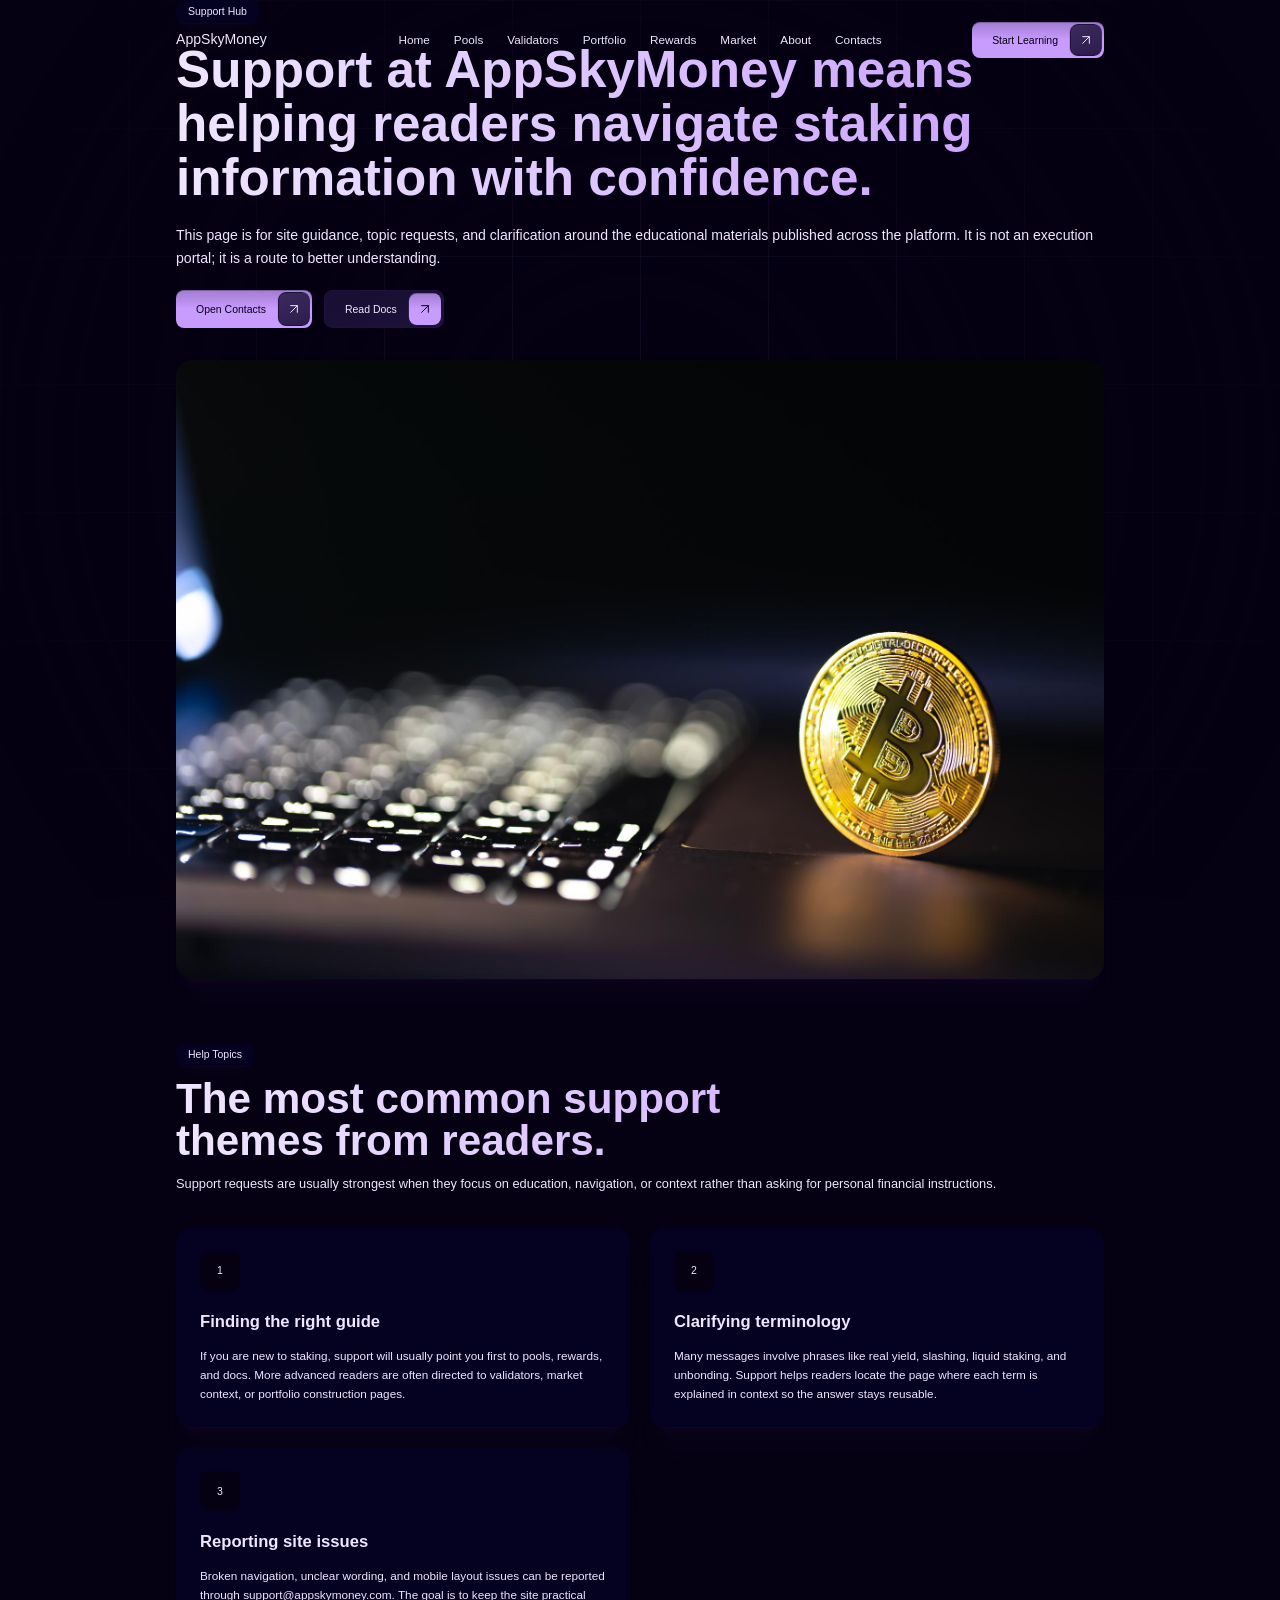
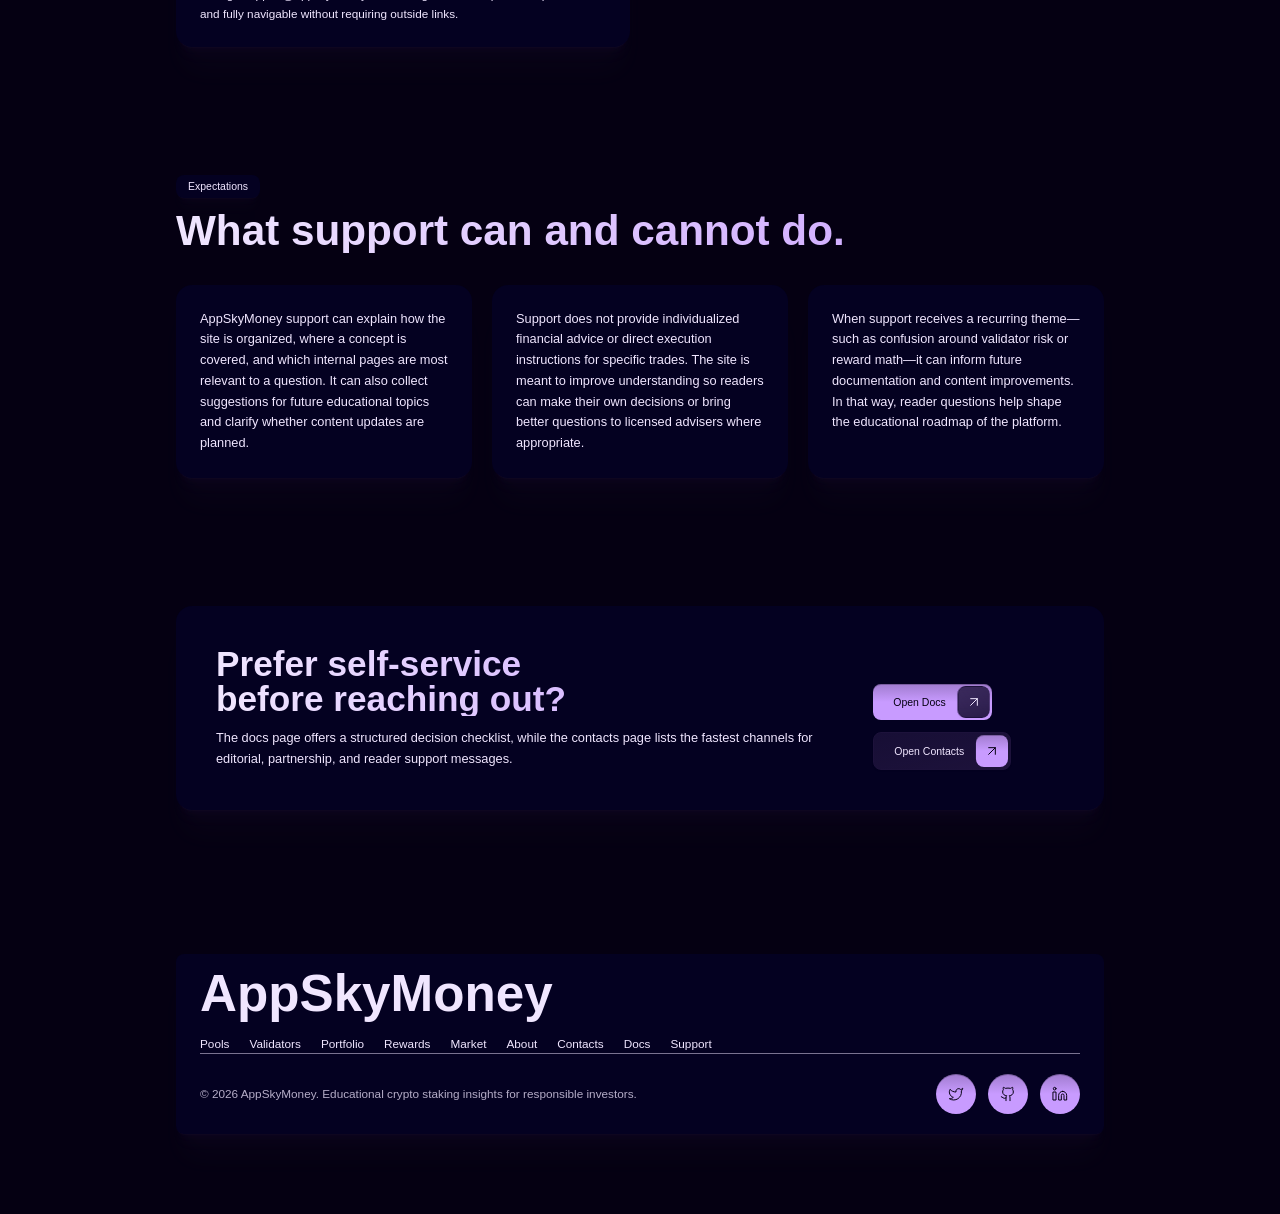
<file: stake4/support/index.html>
<!DOCTYPE html>
<html lang="en">
<head>
<meta charset="utf-8"/>
<link href="../css2.css" rel="stylesheet"/>
<meta content="width=device-width, initial-scale=1.0" name="viewport"/>
<title>AppSkyMoney | Support</title>

<link href="../styles.css" rel="stylesheet"/></head>
<body>
<div id="root"><div aria-hidden="true" class="fixed inset-0 -z-10 overflow-hidden bg-background pointer-events-none select-none mask-[radial-gradient(circle_at_center,white_0%,transparent_90%)] bg-[linear-gradient(to_right,color-mix(in_srgb,var(--color-background-accent)_17.5%,transparent)_1px,transparent_1px),linear-gradient(to_bottom,color-mix(in_srgb,var(--color-background-accent)_17.5%,transparent)_1px,transparent_1px)] bg-size-[10vw_10vw]"></div><nav class="fixed z-1000 top-0 left-0 w-full transition-all duration-500 ease-in-out h-20 bg-background/0 backdrop-blur-0" data-section="navbar"><div class="relative mx-auto flex items-center justify-between h-full w-content-width"><a class="text-xl font-medium text-foreground" href="../">AppSkyMoney</a><div class="hidden md:flex absolute left-1/2 -translate-x-1/2 items-center gap-6"><a class="text-base text-foreground hover:opacity-70 transition-opacity" href="../">Home</a><a class="text-base text-foreground hover:opacity-70 transition-opacity" href="../pools/">Pools</a><a class="text-base text-foreground hover:opacity-70 transition-opacity" href="../validators/">Validators</a><a class="text-base text-foreground hover:opacity-70 transition-opacity" href="../portfolio/">Portfolio</a><a class="text-base text-foreground hover:opacity-70 transition-opacity" href="../rewards/">Rewards</a><a class="text-base text-foreground hover:opacity-70 transition-opacity" href="../market/">Market</a><a class="text-base text-foreground hover:opacity-70 transition-opacity" href="../about/">About</a><a class="text-base text-foreground hover:opacity-70 transition-opacity" href="../contacts/">Contacts</a></div><div class="flex items-center gap-2 xl:gap-3 2xl:gap-4"><a class="group relative flex items-center gap-3 min-w-0 w-fit max-w-full py-0.5 pl-5 pr-0.5 text-sm rounded cursor-pointer primary-button text-primary-cta-text" href="../docs/"><span class="relative z-10 flex-1 truncate md:transition-colors md:duration-500 md:ease-out text-primary-cta-text md:group-hover:text-secondary-cta-text">Start Learning</span><div class="relative z-10 flex items-center justify-center size-8 rounded text-secondary-cta-text"><svg aria-hidden="true" class="size-4" fill="none" height="24" stroke="currentColor" stroke-linecap="round" stroke-linejoin="round" stroke-width="1.5" viewbox="0 0 24 24" width="24" xmlns="http://www.w3.org/2000/svg"><path d="M7 7h10v10"></path><path d="M7 17 17 7"></path></svg></div><div class="absolute inset-0.5 z-0 overflow-hidden rounded pointer-events-none"><div class="h-full w-full rounded -translate-x-[calc(-100%+2rem)] md:transition-transform md:duration-500 md:ease-out md:group-hover:translate-x-0 secondary-button"></div></div></a></div></div></nav><main class="flex-grow"><section class="pt-32 pb-16" id="hero"><div class="w-content-width mx-auto grid gap-8 lg:grid-cols-[1.02fr_0.98fr] items-center"><div class="flex flex-col gap-5"><div class="px-3 py-1 text-sm card rounded w-fit"><p>Support Hub</p></div><h1 class="bg-gradient-to-r from-foreground to-primary-cta bg-clip-text text-transparent text-5xl md:text-7xl xl:text-8xl leading-[1.05] font-semibold text-balance">Support at AppSkyMoney means helping readers navigate staking information with confidence.</h1><p class="text-lg md:text-xl leading-relaxed text-foreground/80">This page is for site guidance, topic requests, and clarification around the educational materials published across the platform. It is not an execution portal; it is a route to better understanding.</p><div class="flex flex-wrap gap-3"><a class="group relative flex items-center gap-3 min-w-0 w-fit max-w-full py-0.5 pl-5 pr-0.5 text-sm rounded cursor-pointer primary-button text-primary-cta-text" href="../contacts/"><span class="relative z-10 flex-1 truncate md:transition-colors md:duration-500 md:ease-out text-primary-cta-text md:group-hover:text-secondary-cta-text">Open Contacts</span><div class="relative z-10 flex items-center justify-center size-8 rounded text-secondary-cta-text"><svg aria-hidden="true" class="size-4" fill="none" height="24" stroke="currentColor" stroke-linecap="round" stroke-linejoin="round" stroke-width="1.5" viewbox="0 0 24 24" width="24" xmlns="http://www.w3.org/2000/svg"><path d="M7 7h10v10"></path><path d="M7 17 17 7"></path></svg></div><div class="absolute inset-0.5 z-0 overflow-hidden rounded pointer-events-none"><div class="h-full w-full rounded -translate-x-[calc(-100%+2rem)] md:transition-transform md:duration-500 md:ease-out md:group-hover:translate-x-0 secondary-button"></div></div></a><a class="group relative flex items-center gap-3 min-w-0 w-fit max-w-full py-0.5 pl-5 pr-0.5 text-sm rounded cursor-pointer secondary-button text-secondary-cta-text" href="../docs/"><span class="relative z-10 flex-1 truncate md:transition-colors md:duration-500 md:ease-out text-secondary-cta-text md:group-hover:text-primary-cta-text">Read Docs</span><div class="relative z-10 flex items-center justify-center size-8 rounded text-primary-cta-text"><svg aria-hidden="true" class="size-4" fill="none" height="24" stroke="currentColor" stroke-linecap="round" stroke-linejoin="round" stroke-width="1.5" viewbox="0 0 24 24" width="24" xmlns="http://www.w3.org/2000/svg"><path d="M7 7h10v10"></path><path d="M7 17 17 7"></path></svg></div><div class="absolute inset-0.5 z-0 overflow-hidden rounded pointer-events-none"><div class="h-full w-full rounded -translate-x-[calc(-100%+2rem)] md:transition-transform md:duration-500 md:ease-out md:group-hover:translate-x-0 primary-button"></div></div></a></div></div><div class="card rounded-2xl overflow-hidden"><img alt="Support at AppSkyMoney means helping readers navigate staking information with confidence." class="w-full h-[420px] object-cover" src="../bitcoin-coin-keyboard-with-nice-background-crypto-money-concept_169016-63095.jpg"/></div></div></section><div data-section="features" id="help"><section class="py-16"><div class="w-content-width mx-auto flex flex-col gap-8"><div class="flex flex-col gap-3 max-w-4xl"><div class="px-3 py-1 text-sm card rounded w-fit"><p>Help Topics</p></div><h2 class="bg-gradient-to-r from-foreground to-primary-cta bg-clip-text text-transparent text-4xl md:text-6xl leading-[1.1] font-semibold text-balance">The most common support themes from readers.</h2><p class="text-lg leading-relaxed text-foreground/80">Support requests are usually strongest when they focus on education, navigation, or context rather than asking for personal financial instructions.</p></div><div class="grid grid-cols-1 md:grid-cols-2 xl:grid-cols-3 gap-5"><div class="group relative overflow-hidden rounded-2xl card p-6 md:p-7"><div class="flex items-center justify-center size-10 rounded bg-background mb-5"><span class="text-sm font-medium">1</span></div><h3 class="text-2xl font-semibold leading-snug">Finding the right guide</h3><p class="mt-3 text-base leading-relaxed text-foreground/80">If you are new to staking, support will usually point you first to pools, rewards, and docs. More advanced readers are often directed to validators, market context, or portfolio construction pages.</p></div><div class="group relative overflow-hidden rounded-2xl card p-6 md:p-7"><div class="flex items-center justify-center size-10 rounded bg-background mb-5"><span class="text-sm font-medium">2</span></div><h3 class="text-2xl font-semibold leading-snug">Clarifying terminology</h3><p class="mt-3 text-base leading-relaxed text-foreground/80">Many messages involve phrases like real yield, slashing, liquid staking, and unbonding. Support helps readers locate the page where each term is explained in context so the answer stays reusable.</p></div><div class="group relative overflow-hidden rounded-2xl card p-6 md:p-7"><div class="flex items-center justify-center size-10 rounded bg-background mb-5"><span class="text-sm font-medium">3</span></div><h3 class="text-2xl font-semibold leading-snug">Reporting site issues</h3><p class="mt-3 text-base leading-relaxed text-foreground/80">Broken navigation, unclear wording, and mobile layout issues can be reported through support@appskymoney.com. The goal is to keep the site practical and fully navigable without requiring outside links.</p></div></div></div></section></div><div id="expectations"><section class="py-16"><div class="w-content-width mx-auto flex flex-col gap-8"><div class="flex flex-col gap-3 max-w-4xl"><div class="px-3 py-1 text-sm card rounded w-fit"><p>Expectations</p></div><h2 class="bg-gradient-to-r from-foreground to-primary-cta bg-clip-text text-transparent text-4xl md:text-6xl leading-[1.1] font-semibold text-balance">What support can and cannot do.</h2></div><div class="grid grid-cols-1 lg:grid-cols-3 gap-5"><div class="card rounded-2xl p-6 md:p-7"><p class="text-base md:text-lg leading-relaxed text-foreground/80">AppSkyMoney support can explain how the site is organized, where a concept is covered, and which internal pages are most relevant to a question. It can also collect suggestions for future educational topics and clarify whether content updates are planned.</p></div><div class="card rounded-2xl p-6 md:p-7"><p class="text-base md:text-lg leading-relaxed text-foreground/80">Support does not provide individualized financial advice or direct execution instructions for specific trades. The site is meant to improve understanding so readers can make their own decisions or bring better questions to licensed advisers where appropriate.</p></div><div class="card rounded-2xl p-6 md:p-7"><p class="text-base md:text-lg leading-relaxed text-foreground/80">When support receives a recurring theme—such as confusion around validator risk or reward math—it can inform future documentation and content improvements. In that way, reader questions help shape the educational roadmap of the platform.</p></div></div></div></section></div><div data-section="contact" id="contact"><section class="py-16"><div class="w-content-width mx-auto"><div class="card rounded-2xl p-8 md:p-10 flex flex-col gap-5 md:flex-row md:items-end md:justify-between"><div class="max-w-3xl"><h2 class="bg-gradient-to-r from-foreground to-primary-cta bg-clip-text text-transparent text-4xl md:text-5xl leading-[1.1] font-semibold text-balance">Prefer self-service before reaching out?</h2><p class="mt-3 text-base md:text-lg leading-relaxed text-foreground/80">The docs page offers a structured decision checklist, while the contacts page lists the fastest channels for editorial, partnership, and reader support messages.</p></div><div class="flex flex-wrap gap-3"><a class="group relative flex items-center gap-3 min-w-0 w-fit max-w-full py-0.5 pl-5 pr-0.5 text-sm rounded cursor-pointer primary-button text-primary-cta-text" href="../docs/"><span class="relative z-10 flex-1 truncate md:transition-colors md:duration-500 md:ease-out text-primary-cta-text md:group-hover:text-secondary-cta-text">Open Docs</span><div class="relative z-10 flex items-center justify-center size-8 rounded text-secondary-cta-text"><svg aria-hidden="true" class="size-4" fill="none" height="24" stroke="currentColor" stroke-linecap="round" stroke-linejoin="round" stroke-width="1.5" viewbox="0 0 24 24" width="24" xmlns="http://www.w3.org/2000/svg"><path d="M7 7h10v10"></path><path d="M7 17 17 7"></path></svg></div><div class="absolute inset-0.5 z-0 overflow-hidden rounded pointer-events-none"><div class="h-full w-full rounded -translate-x-[calc(-100%+2rem)] md:transition-transform md:duration-500 md:ease-out md:group-hover:translate-x-0 secondary-button"></div></div></a><a class="group relative flex items-center gap-3 min-w-0 w-fit max-w-full py-0.5 pl-5 pr-0.5 text-sm rounded cursor-pointer secondary-button text-secondary-cta-text" href="../contacts/"><span class="relative z-10 flex-1 truncate md:transition-colors md:duration-500 md:ease-out text-secondary-cta-text md:group-hover:text-primary-cta-text">Open Contacts</span><div class="relative z-10 flex items-center justify-center size-8 rounded text-primary-cta-text"><svg aria-hidden="true" class="size-4" fill="none" height="24" stroke="currentColor" stroke-linecap="round" stroke-linejoin="round" stroke-width="1.5" viewbox="0 0 24 24" width="24" xmlns="http://www.w3.org/2000/svg"><path d="M7 7h10v10"></path><path d="M7 17 17 7"></path></svg></div><div class="absolute inset-0.5 z-0 overflow-hidden rounded pointer-events-none"><div class="h-full w-full rounded -translate-x-[calc(-100%+2rem)] md:transition-transform md:duration-500 md:ease-out md:group-hover:translate-x-0 primary-button"></div></div></a></div></div></div></section></div></main><footer aria-label="Site footer" class="relative w-full py-20" data-section="footer"><div class="flex flex-col w-content-width mx-auto px-6 md:px-10 pb-5 rounded-lg card"><div class="w-full min-w-0 flex-1 py-5"><h2 class="whitespace-nowrap transition-opacity duration-150 opacity-100 font-semibold text-5xl md:text-7xl xl:text-8xl" style="line-height: 0.8;">AppSkyMoney</h2></div><div class="flex flex-wrap gap-3 md:gap-5 pb-6"><a class="text-sm md:text-base text-foreground/80 hover:text-foreground transition-colors" href="../pools/">Pools</a><a class="text-sm md:text-base text-foreground/80 hover:text-foreground transition-colors" href="../validators/">Validators</a><a class="text-sm md:text-base text-foreground/80 hover:text-foreground transition-colors" href="../portfolio/">Portfolio</a><a class="text-sm md:text-base text-foreground/80 hover:text-foreground transition-colors" href="../rewards/">Rewards</a><a class="text-sm md:text-base text-foreground/80 hover:text-foreground transition-colors" href="../market/">Market</a><a class="text-sm md:text-base text-foreground/80 hover:text-foreground transition-colors" href="../about/">About</a><a class="text-sm md:text-base text-foreground/80 hover:text-foreground transition-colors" href="../contacts/">Contacts</a><a class="text-sm md:text-base text-foreground/80 hover:text-foreground transition-colors" href="../docs/">Docs</a><a class="text-sm md:text-base text-foreground/80 hover:text-foreground transition-colors" href="../support/">Support</a></div><div class="h-px w-full mb-5 bg-foreground/50"></div><div class="flex flex-col gap-4 items-center justify-between md:flex-row"><span class="text-base opacity-75">© 2026 AppSkyMoney. Educational crypto staking insights for responsible investors.</span><div class="flex items-center gap-3"><a class="flex items-center justify-center size-10 rounded-full primary-button text-primary-cta-text cursor-pointer" href="https://x.com/appskymoney" rel="noreferrer" target="_blank"><svg aria-hidden="true" class="size-4" fill="none" height="24" stroke="currentColor" stroke-linecap="round" stroke-linejoin="round" stroke-width="1.5" viewbox="0 0 24 24" width="24" xmlns="http://www.w3.org/2000/svg"><path d="M22 4s-.7 2.1-2 3.4c1.6 10-9.4 17.3-18 11.6 2.2.1 4.4-.6 6-2C3 15.5.5 9.6 3 5c2.2 2.6 5.6 4.1 9 4-.9-4.2 4-6.6 7-3.8 1.1 0 3-1.2 3-1.2z"></path></svg></a><a class="flex items-center justify-center size-10 rounded-full primary-button text-primary-cta-text cursor-pointer" href="https://github.com/appskymoney" rel="noreferrer" target="_blank"><svg aria-hidden="true" class="size-4" fill="none" height="24" stroke="currentColor" stroke-linecap="round" stroke-linejoin="round" stroke-width="1.5" viewbox="0 0 24 24" width="24" xmlns="http://www.w3.org/2000/svg"><path d="M15 22v-4a4.8 4.8 0 0 0-1-3.5c3 0 6-2 6-5.5.08-1.25-.27-2.48-1-3.5.28-1.15.28-2.35 0-3.5 0 0-1 0-3 1.5-2.64-.5-5.36-.5-8 0C6 2 5 2 5 2c-.3 1.15-.3 2.35 0 3.5A5.403 5.403 0 0 0 4 9c0 3.5 3 5.5 6 5.5-.39.49-.68 1.05-.85 1.65-.17.6-.22 1.23-.15 1.85v4"></path><path d="M9 18c-4.51 2-5-2-7-2"></path></svg></a><a class="flex items-center justify-center size-10 rounded-full primary-button text-primary-cta-text cursor-pointer" href="https://www.linkedin.com/company/appskymoney/" rel="noreferrer" target="_blank"><svg aria-hidden="true" class="size-4" fill="none" height="24" stroke="currentColor" stroke-linecap="round" stroke-linejoin="round" stroke-width="1.5" viewbox="0 0 24 24" width="24" xmlns="http://www.w3.org/2000/svg"><path d="M16 8a6 6 0 0 1 6 6v7h-4v-7a2 2 0 0 0-2-2 2 2 0 0 0-2 2v7h-4v-7a6 6 0 0 1 6-6z"></path><rect height="12" width="4" x="2" y="9"></rect><circle cx="4" cy="4" r="2"></circle></svg></a></div></div></div></footer></div>
<script src="../script.js"></script>
</body></html>
</file>
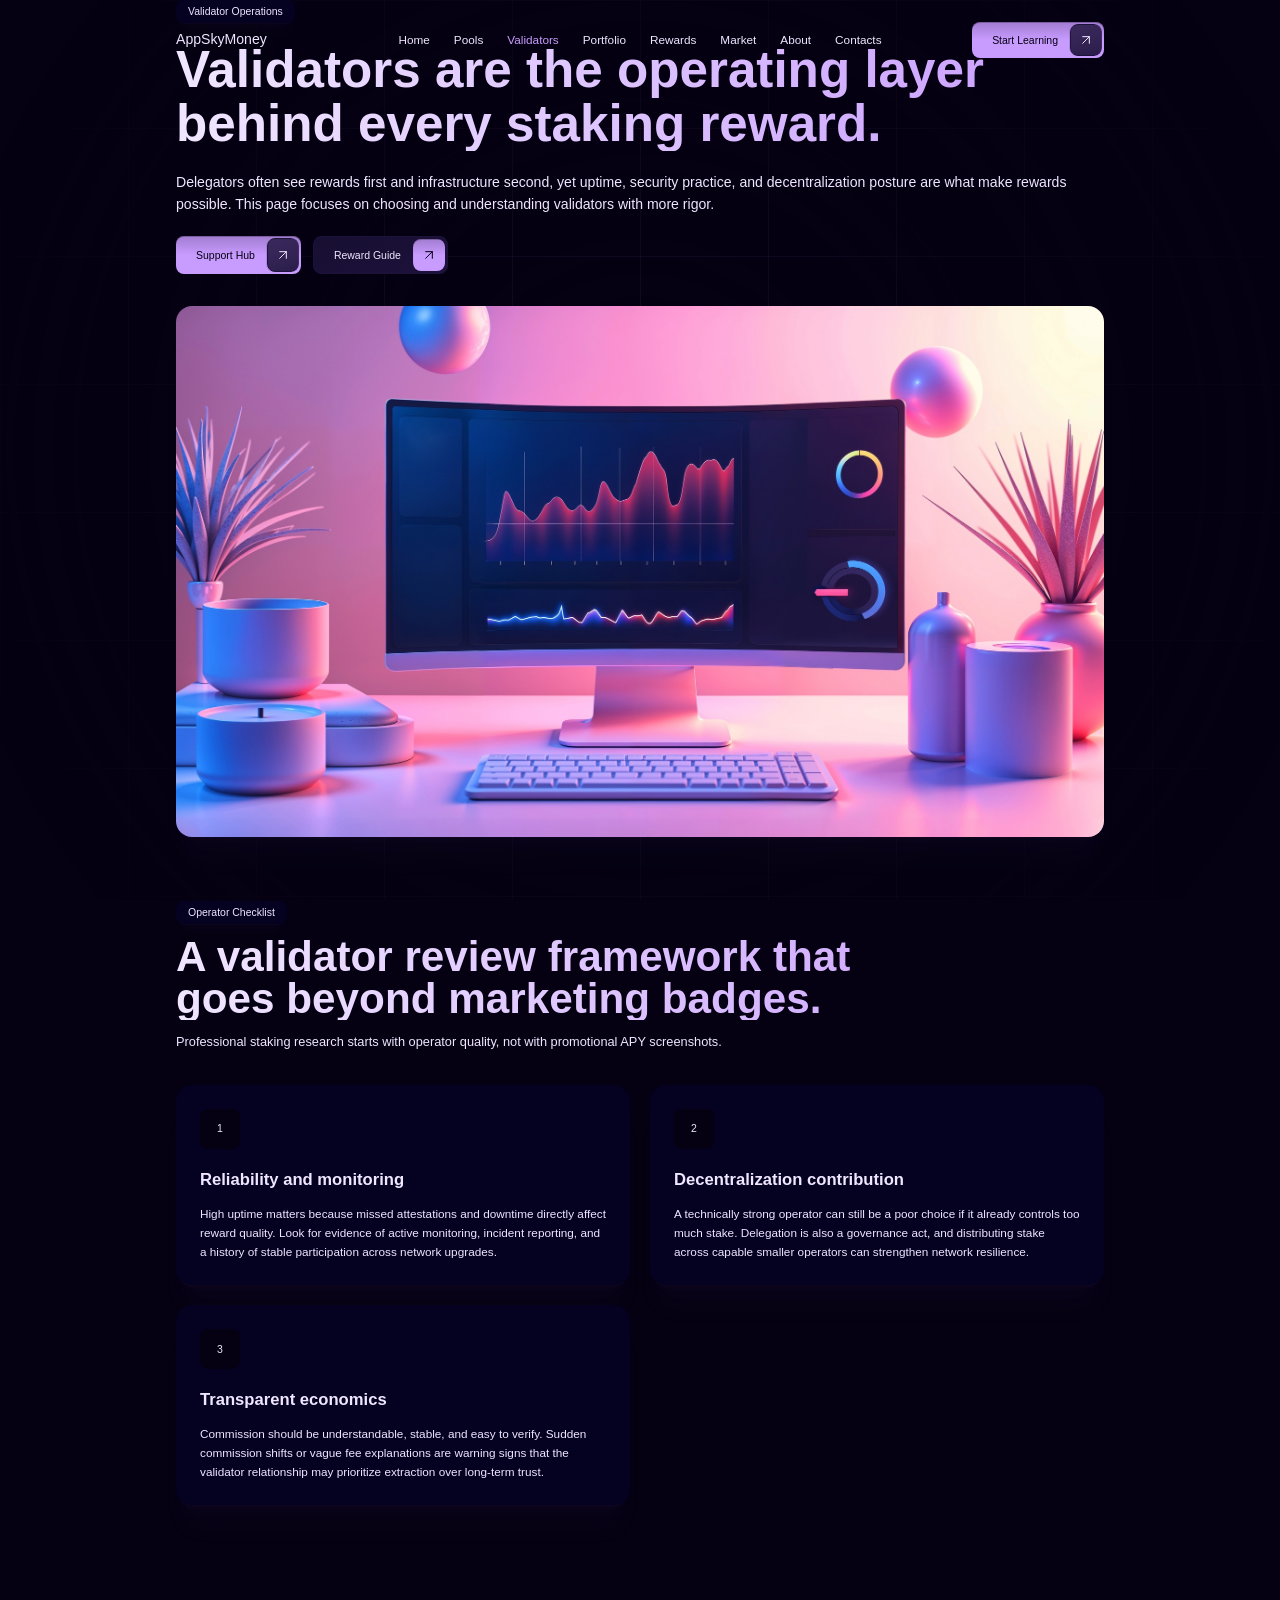
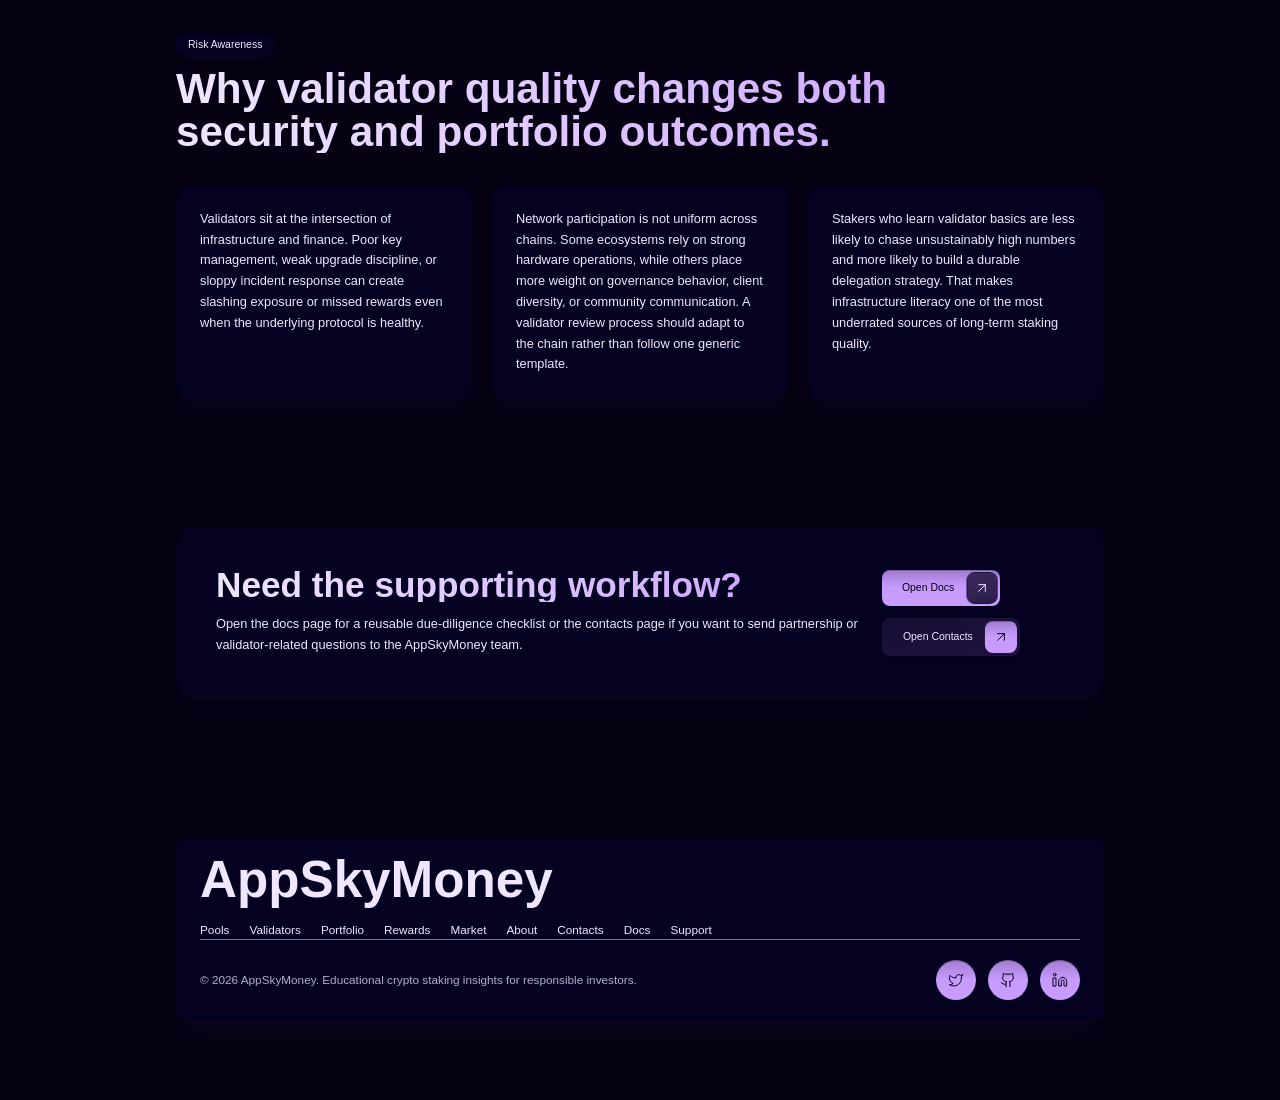
<file: stake4/validators/index.html>
<!DOCTYPE html>

<html lang="en">
<head>
<meta charset="utf-8"/>
<link href="../css2.css" rel="stylesheet"/>
<meta content="width=device-width, initial-scale=1.0" name="viewport"/>
<title>AppSkyMoney | Validators</title>
<link href="../styles.css" rel="stylesheet"/></head>
<body>
<div id="root"><div aria-hidden="true" class="fixed inset-0 -z-10 overflow-hidden bg-background pointer-events-none select-none mask-[radial-gradient(circle_at_center,white_0%,transparent_90%)] bg-[linear-gradient(to_right,color-mix(in_srgb,var(--color-background-accent)_17.5%,transparent)_1px,transparent_1px),linear-gradient(to_bottom,color-mix(in_srgb,var(--color-background-accent)_17.5%,transparent)_1px,transparent_1px)] bg-size-[10vw_10vw]"></div><nav class="fixed z-1000 top-0 left-0 w-full transition-all duration-500 ease-in-out h-20 bg-background/0 backdrop-blur-0" data-section="navbar"><div class="relative mx-auto flex items-center justify-between h-full w-content-width"><a class="text-xl font-medium text-foreground" href="../">AppSkyMoney</a><div class="hidden md:flex absolute left-1/2 -translate-x-1/2 items-center gap-6"><a class="text-base text-foreground hover:opacity-70 transition-opacity" href="../">Home</a><a class="text-base text-foreground hover:opacity-70 transition-opacity" href="../pools/">Pools</a><a class="text-base text-primary-cta" href="../validators/">Validators</a><a class="text-base text-foreground hover:opacity-70 transition-opacity" href="../portfolio/">Portfolio</a><a class="text-base text-foreground hover:opacity-70 transition-opacity" href="../rewards/">Rewards</a><a class="text-base text-foreground hover:opacity-70 transition-opacity" href="../market/">Market</a><a class="text-base text-foreground hover:opacity-70 transition-opacity" href="../about/">About</a><a class="text-base text-foreground hover:opacity-70 transition-opacity" href="../contacts/">Contacts</a></div><div class="flex items-center gap-2 xl:gap-3 2xl:gap-4"><a class="group relative flex items-center gap-3 min-w-0 w-fit max-w-full py-0.5 pl-5 pr-0.5 text-sm rounded cursor-pointer primary-button text-primary-cta-text" href="../docs/"><span class="relative z-10 flex-1 truncate md:transition-colors md:duration-500 md:ease-out text-primary-cta-text md:group-hover:text-secondary-cta-text">Start Learning</span><div class="relative z-10 flex items-center justify-center size-8 rounded text-secondary-cta-text"><svg aria-hidden="true" class="size-4" fill="none" height="24" stroke="currentColor" stroke-linecap="round" stroke-linejoin="round" stroke-width="1.5" viewbox="0 0 24 24" width="24" xmlns="http://www.w3.org/2000/svg"><path d="M7 7h10v10"></path><path d="M7 17 17 7"></path></svg></div><div class="absolute inset-0.5 z-0 overflow-hidden rounded pointer-events-none"><div class="h-full w-full rounded -translate-x-[calc(-100%+2rem)] md:transition-transform md:duration-500 md:ease-out md:group-hover:translate-x-0 secondary-button"></div></div></a></div></div></nav><main class="flex-grow"><section class="pt-32 pb-16" id="hero"><div class="w-content-width mx-auto grid gap-8 lg:grid-cols-[1.02fr_0.98fr] items-center"><div class="flex flex-col gap-5"><div class="px-3 py-1 text-sm card rounded w-fit"><p>Validator Operations</p></div><h1 class="bg-gradient-to-r from-foreground to-primary-cta bg-clip-text text-transparent text-5xl md:text-7xl xl:text-8xl leading-[1.05] font-semibold text-balance">Validators are the operating layer behind every staking reward.</h1><p class="text-lg md:text-xl leading-relaxed text-foreground/80">Delegators often see rewards first and infrastructure second, yet uptime, security practice, and decentralization posture are what make rewards possible. This page focuses on choosing and understanding validators with more rigor.</p><div class="flex flex-wrap gap-3"><a class="group relative flex items-center gap-3 min-w-0 w-fit max-w-full py-0.5 pl-5 pr-0.5 text-sm rounded cursor-pointer primary-button text-primary-cta-text" href="../support/"><span class="relative z-10 flex-1 truncate md:transition-colors md:duration-500 md:ease-out text-primary-cta-text md:group-hover:text-secondary-cta-text">Support Hub</span><div class="relative z-10 flex items-center justify-center size-8 rounded text-secondary-cta-text"><svg aria-hidden="true" class="size-4" fill="none" height="24" stroke="currentColor" stroke-linecap="round" stroke-linejoin="round" stroke-width="1.5" viewbox="0 0 24 24" width="24" xmlns="http://www.w3.org/2000/svg"><path d="M7 7h10v10"></path><path d="M7 17 17 7"></path></svg></div><div class="absolute inset-0.5 z-0 overflow-hidden rounded pointer-events-none"><div class="h-full w-full rounded -translate-x-[calc(-100%+2rem)] md:transition-transform md:duration-500 md:ease-out md:group-hover:translate-x-0 secondary-button"></div></div></a><a class="group relative flex items-center gap-3 min-w-0 w-fit max-w-full py-0.5 pl-5 pr-0.5 text-sm rounded cursor-pointer secondary-button text-secondary-cta-text" href="../rewards/"><span class="relative z-10 flex-1 truncate md:transition-colors md:duration-500 md:ease-out text-secondary-cta-text md:group-hover:text-primary-cta-text">Reward Guide</span><div class="relative z-10 flex items-center justify-center size-8 rounded text-primary-cta-text"><svg aria-hidden="true" class="size-4" fill="none" height="24" stroke="currentColor" stroke-linecap="round" stroke-linejoin="round" stroke-width="1.5" viewbox="0 0 24 24" width="24" xmlns="http://www.w3.org/2000/svg"><path d="M7 7h10v10"></path><path d="M7 17 17 7"></path></svg></div><div class="absolute inset-0.5 z-0 overflow-hidden rounded pointer-events-none"><div class="h-full w-full rounded -translate-x-[calc(-100%+2rem)] md:transition-transform md:duration-500 md:ease-out md:group-hover:translate-x-0 primary-button"></div></div></a></div></div><div class="card rounded-2xl overflow-hidden"><img alt="Validators are the operating layer behind every staking reward." class="w-full h-[420px] object-cover" src="3d-graph-computer-illustration_23-2151884865.jpg"/></div></div></section><div data-section="features" id="operators"><section class="py-16"><div class="w-content-width mx-auto flex flex-col gap-8"><div class="flex flex-col gap-3 max-w-4xl"><div class="px-3 py-1 text-sm card rounded w-fit"><p>Operator Checklist</p></div><h2 class="bg-gradient-to-r from-foreground to-primary-cta bg-clip-text text-transparent text-4xl md:text-6xl leading-[1.1] font-semibold text-balance">A validator review framework that goes beyond marketing badges.</h2><p class="text-lg leading-relaxed text-foreground/80">Professional staking research starts with operator quality, not with promotional APY screenshots.</p></div><div class="grid grid-cols-1 md:grid-cols-2 xl:grid-cols-3 gap-5"><div class="group relative overflow-hidden rounded-2xl card p-6 md:p-7"><div class="flex items-center justify-center size-10 rounded bg-background mb-5"><span class="text-sm font-medium">1</span></div><h3 class="text-2xl font-semibold leading-snug">Reliability and monitoring</h3><p class="mt-3 text-base leading-relaxed text-foreground/80">High uptime matters because missed attestations and downtime directly affect reward quality. Look for evidence of active monitoring, incident reporting, and a history of stable participation across network upgrades.</p></div><div class="group relative overflow-hidden rounded-2xl card p-6 md:p-7"><div class="flex items-center justify-center size-10 rounded bg-background mb-5"><span class="text-sm font-medium">2</span></div><h3 class="text-2xl font-semibold leading-snug">Decentralization contribution</h3><p class="mt-3 text-base leading-relaxed text-foreground/80">A technically strong operator can still be a poor choice if it already controls too much stake. Delegation is also a governance act, and distributing stake across capable smaller operators can strengthen network resilience.</p></div><div class="group relative overflow-hidden rounded-2xl card p-6 md:p-7"><div class="flex items-center justify-center size-10 rounded bg-background mb-5"><span class="text-sm font-medium">3</span></div><h3 class="text-2xl font-semibold leading-snug">Transparent economics</h3><p class="mt-3 text-base leading-relaxed text-foreground/80">Commission should be understandable, stable, and easy to verify. Sudden commission shifts or vague fee explanations are warning signs that the validator relationship may prioritize extraction over long-term trust.</p></div></div></div></section></div><div id="risk"><section class="py-16"><div class="w-content-width mx-auto flex flex-col gap-8"><div class="flex flex-col gap-3 max-w-4xl"><div class="px-3 py-1 text-sm card rounded w-fit"><p>Risk Awareness</p></div><h2 class="bg-gradient-to-r from-foreground to-primary-cta bg-clip-text text-transparent text-4xl md:text-6xl leading-[1.1] font-semibold text-balance">Why validator quality changes both security and portfolio outcomes.</h2></div><div class="grid grid-cols-1 lg:grid-cols-3 gap-5"><div class="card rounded-2xl p-6 md:p-7"><p class="text-base md:text-lg leading-relaxed text-foreground/80">Validators sit at the intersection of infrastructure and finance. Poor key management, weak upgrade discipline, or sloppy incident response can create slashing exposure or missed rewards even when the underlying protocol is healthy.</p></div><div class="card rounded-2xl p-6 md:p-7"><p class="text-base md:text-lg leading-relaxed text-foreground/80">Network participation is not uniform across chains. Some ecosystems rely on strong hardware operations, while others place more weight on governance behavior, client diversity, or community communication. A validator review process should adapt to the chain rather than follow one generic template.</p></div><div class="card rounded-2xl p-6 md:p-7"><p class="text-base md:text-lg leading-relaxed text-foreground/80">Stakers who learn validator basics are less likely to chase unsustainably high numbers and more likely to build a durable delegation strategy. That makes infrastructure literacy one of the most underrated sources of long-term staking quality.</p></div></div></div></section></div><div data-section="contact" id="contact"><section class="py-16"><div class="w-content-width mx-auto"><div class="card rounded-2xl p-8 md:p-10 flex flex-col gap-5 md:flex-row md:items-end md:justify-between"><div class="max-w-3xl"><h2 class="bg-gradient-to-r from-foreground to-primary-cta bg-clip-text text-transparent text-4xl md:text-5xl leading-[1.1] font-semibold text-balance">Need the supporting workflow?</h2><p class="mt-3 text-base md:text-lg leading-relaxed text-foreground/80">Open the docs page for a reusable due-diligence checklist or the contacts page if you want to send partnership or validator-related questions to the AppSkyMoney team.</p></div><div class="flex flex-wrap gap-3"><a class="group relative flex items-center gap-3 min-w-0 w-fit max-w-full py-0.5 pl-5 pr-0.5 text-sm rounded cursor-pointer primary-button text-primary-cta-text" href="../docs/"><span class="relative z-10 flex-1 truncate md:transition-colors md:duration-500 md:ease-out text-primary-cta-text md:group-hover:text-secondary-cta-text">Open Docs</span><div class="relative z-10 flex items-center justify-center size-8 rounded text-secondary-cta-text"><svg aria-hidden="true" class="size-4" fill="none" height="24" stroke="currentColor" stroke-linecap="round" stroke-linejoin="round" stroke-width="1.5" viewbox="0 0 24 24" width="24" xmlns="http://www.w3.org/2000/svg"><path d="M7 7h10v10"></path><path d="M7 17 17 7"></path></svg></div><div class="absolute inset-0.5 z-0 overflow-hidden rounded pointer-events-none"><div class="h-full w-full rounded -translate-x-[calc(-100%+2rem)] md:transition-transform md:duration-500 md:ease-out md:group-hover:translate-x-0 secondary-button"></div></div></a><a class="group relative flex items-center gap-3 min-w-0 w-fit max-w-full py-0.5 pl-5 pr-0.5 text-sm rounded cursor-pointer secondary-button text-secondary-cta-text" href="../contacts/"><span class="relative z-10 flex-1 truncate md:transition-colors md:duration-500 md:ease-out text-secondary-cta-text md:group-hover:text-primary-cta-text">Open Contacts</span><div class="relative z-10 flex items-center justify-center size-8 rounded text-primary-cta-text"><svg aria-hidden="true" class="size-4" fill="none" height="24" stroke="currentColor" stroke-linecap="round" stroke-linejoin="round" stroke-width="1.5" viewbox="0 0 24 24" width="24" xmlns="http://www.w3.org/2000/svg"><path d="M7 7h10v10"></path><path d="M7 17 17 7"></path></svg></div><div class="absolute inset-0.5 z-0 overflow-hidden rounded pointer-events-none"><div class="h-full w-full rounded -translate-x-[calc(-100%+2rem)] md:transition-transform md:duration-500 md:ease-out md:group-hover:translate-x-0 primary-button"></div></div></a></div></div></div></section></div></main><footer aria-label="Site footer" class="relative w-full py-20" data-section="footer"><div class="flex flex-col w-content-width mx-auto px-6 md:px-10 pb-5 rounded-lg card"><div class="w-full min-w-0 flex-1 py-5"><h2 class="whitespace-nowrap transition-opacity duration-150 opacity-100 font-semibold text-5xl md:text-7xl xl:text-8xl" style="line-height: 0.8;">AppSkyMoney</h2></div><div class="flex flex-wrap gap-3 md:gap-5 pb-6"><a class="text-sm md:text-base text-foreground/80 hover:text-foreground transition-colors" href="../pools/">Pools</a><a class="text-sm md:text-base text-foreground/80 hover:text-foreground transition-colors" href="../validators/">Validators</a><a class="text-sm md:text-base text-foreground/80 hover:text-foreground transition-colors" href="../portfolio/">Portfolio</a><a class="text-sm md:text-base text-foreground/80 hover:text-foreground transition-colors" href="../rewards/">Rewards</a><a class="text-sm md:text-base text-foreground/80 hover:text-foreground transition-colors" href="../market/">Market</a><a class="text-sm md:text-base text-foreground/80 hover:text-foreground transition-colors" href="../about/">About</a><a class="text-sm md:text-base text-foreground/80 hover:text-foreground transition-colors" href="../contacts/">Contacts</a><a class="text-sm md:text-base text-foreground/80 hover:text-foreground transition-colors" href="../docs/">Docs</a><a class="text-sm md:text-base text-foreground/80 hover:text-foreground transition-colors" href="../support/">Support</a></div><div class="h-px w-full mb-5 bg-foreground/50"></div><div class="flex flex-col gap-4 items-center justify-between md:flex-row"><span class="text-base opacity-75">© 2026 AppSkyMoney. Educational crypto staking insights for responsible investors.</span><div class="flex items-center gap-3"><a class="flex items-center justify-center size-10 rounded-full primary-button text-primary-cta-text cursor-pointer" href="https://x.com/appskymoney" rel="noreferrer" target="_blank"><svg aria-hidden="true" class="size-4" fill="none" height="24" stroke="currentColor" stroke-linecap="round" stroke-linejoin="round" stroke-width="1.5" viewbox="0 0 24 24" width="24" xmlns="http://www.w3.org/2000/svg"><path d="M22 4s-.7 2.1-2 3.4c1.6 10-9.4 17.3-18 11.6 2.2.1 4.4-.6 6-2C3 15.5.5 9.6 3 5c2.2 2.6 5.6 4.1 9 4-.9-4.2 4-6.6 7-3.8 1.1 0 3-1.2 3-1.2z"></path></svg></a><a class="flex items-center justify-center size-10 rounded-full primary-button text-primary-cta-text cursor-pointer" href="https://github.com/appskymoney" rel="noreferrer" target="_blank"><svg aria-hidden="true" class="size-4" fill="none" height="24" stroke="currentColor" stroke-linecap="round" stroke-linejoin="round" stroke-width="1.5" viewbox="0 0 24 24" width="24" xmlns="http://www.w3.org/2000/svg"><path d="M15 22v-4a4.8 4.8 0 0 0-1-3.5c3 0 6-2 6-5.5.08-1.25-.27-2.48-1-3.5.28-1.15.28-2.35 0-3.5 0 0-1 0-3 1.5-2.64-.5-5.36-.5-8 0C6 2 5 2 5 2c-.3 1.15-.3 2.35 0 3.5A5.403 5.403 0 0 0 4 9c0 3.5 3 5.5 6 5.5-.39.49-.68 1.05-.85 1.65-.17.6-.22 1.23-.15 1.85v4"></path><path d="M9 18c-4.51 2-5-2-7-2"></path></svg></a><a class="flex items-center justify-center size-10 rounded-full primary-button text-primary-cta-text cursor-pointer" href="https://www.linkedin.com/company/appskymoney/" rel="noreferrer" target="_blank"><svg aria-hidden="true" class="size-4" fill="none" height="24" stroke="currentColor" stroke-linecap="round" stroke-linejoin="round" stroke-width="1.5" viewbox="0 0 24 24" width="24" xmlns="http://www.w3.org/2000/svg"><path d="M16 8a6 6 0 0 1 6 6v7h-4v-7a2 2 0 0 0-2-2 2 2 0 0 0-2 2v7h-4v-7a6 6 0 0 1 6-6z"></path><rect height="12" width="4" x="2" y="9"></rect><circle cx="4" cy="4" r="2"></circle></svg></a></div></div></div></footer></div>
<script src="../script.js"></script>
</body></html>
</file>
<file: stake4/css2.css>
@font-face { font-family: "Inter"; src: url("") format("woff2"); font-style: italic; font-weight: 100; font-display: swap; unicode-range: U+460-52F, U+1C80-1C8A, U+20B4, U+2DE0-2DFF, U+A640-A69F, U+FE2E-FE2F; }
@font-face { font-family: "Inter"; src: url("") format("woff2"); font-style: italic; font-weight: 100; font-display: swap; unicode-range: U+301, U+400-45F, U+490-491, U+4B0-4B1, U+2116; }
@font-face { font-family: "Inter"; src: url("") format("woff2"); font-style: italic; font-weight: 100; font-display: swap; unicode-range: U+1F00-1FFF; }
@font-face { font-family: "Inter"; src: url("") format("woff2"); font-style: italic; font-weight: 100; font-display: swap; unicode-range: U+370-377, U+37A-37F, U+384-38A, U+38C, U+38E-3A1, U+3A3-3FF; }
@font-face { font-family: "Inter"; src: url("") format("woff2"); font-style: italic; font-weight: 100; font-display: swap; unicode-range: U+102-103, U+110-111, U+128-129, U+168-169, U+1A0-1A1, U+1AF-1B0, U+300-301, U+303-304, U+308-309, U+323, U+329, U+1EA0-1EF9, U+20AB; }
@font-face { font-family: "Inter"; src: url("") format("woff2"); font-style: italic; font-weight: 100; font-display: swap; unicode-range: U+100-2BA, U+2BD-2C5, U+2C7-2CC, U+2CE-2D7, U+2DD-2FF, U+304, U+308, U+329, U+1D00-1DBF, U+1E00-1E9F, U+1EF2-1EFF, U+2020, U+20A0-20AB, U+20AD-20C0, U+2113, U+2C60-2C7F, U+A720-A7FF; }
@font-face { font-family: "Inter"; src: url("") format("woff2"); font-style: italic; font-weight: 100; font-display: swap; unicode-range: U+0-FF, U+131, U+152-153, U+2BB-2BC, U+2C6, U+2DA, U+2DC, U+304, U+308, U+329, U+2000-206F, U+20AC, U+2122, U+2191, U+2193, U+2212, U+2215, U+FEFF, U+FFFD; }
@font-face { font-family: "Inter"; src: url("") format("woff2"); font-style: italic; font-weight: 200; font-display: swap; unicode-range: U+460-52F, U+1C80-1C8A, U+20B4, U+2DE0-2DFF, U+A640-A69F, U+FE2E-FE2F; }
@font-face { font-family: "Inter"; src: url("") format("woff2"); font-style: italic; font-weight: 200; font-display: swap; unicode-range: U+301, U+400-45F, U+490-491, U+4B0-4B1, U+2116; }
@font-face { font-family: "Inter"; src: url("") format("woff2"); font-style: italic; font-weight: 200; font-display: swap; unicode-range: U+1F00-1FFF; }
@font-face { font-family: "Inter"; src: url("") format("woff2"); font-style: italic; font-weight: 200; font-display: swap; unicode-range: U+370-377, U+37A-37F, U+384-38A, U+38C, U+38E-3A1, U+3A3-3FF; }
@font-face { font-family: "Inter"; src: url("") format("woff2"); font-style: italic; font-weight: 200; font-display: swap; unicode-range: U+102-103, U+110-111, U+128-129, U+168-169, U+1A0-1A1, U+1AF-1B0, U+300-301, U+303-304, U+308-309, U+323, U+329, U+1EA0-1EF9, U+20AB; }
@font-face { font-family: "Inter"; src: url("") format("woff2"); font-style: italic; font-weight: 200; font-display: swap; unicode-range: U+100-2BA, U+2BD-2C5, U+2C7-2CC, U+2CE-2D7, U+2DD-2FF, U+304, U+308, U+329, U+1D00-1DBF, U+1E00-1E9F, U+1EF2-1EFF, U+2020, U+20A0-20AB, U+20AD-20C0, U+2113, U+2C60-2C7F, U+A720-A7FF; }
@font-face { font-family: "Inter"; src: url("") format("woff2"); font-style: italic; font-weight: 200; font-display: swap; unicode-range: U+0-FF, U+131, U+152-153, U+2BB-2BC, U+2C6, U+2DA, U+2DC, U+304, U+308, U+329, U+2000-206F, U+20AC, U+2122, U+2191, U+2193, U+2212, U+2215, U+FEFF, U+FFFD; }
@font-face { font-family: "Inter"; src: url("") format("woff2"); font-style: italic; font-weight: 300; font-display: swap; unicode-range: U+460-52F, U+1C80-1C8A, U+20B4, U+2DE0-2DFF, U+A640-A69F, U+FE2E-FE2F; }
@font-face { font-family: "Inter"; src: url("") format("woff2"); font-style: italic; font-weight: 300; font-display: swap; unicode-range: U+301, U+400-45F, U+490-491, U+4B0-4B1, U+2116; }
@font-face { font-family: "Inter"; src: url("") format("woff2"); font-style: italic; font-weight: 300; font-display: swap; unicode-range: U+1F00-1FFF; }
@font-face { font-family: "Inter"; src: url("") format("woff2"); font-style: italic; font-weight: 300; font-display: swap; unicode-range: U+370-377, U+37A-37F, U+384-38A, U+38C, U+38E-3A1, U+3A3-3FF; }
@font-face { font-family: "Inter"; src: url("") format("woff2"); font-style: italic; font-weight: 300; font-display: swap; unicode-range: U+102-103, U+110-111, U+128-129, U+168-169, U+1A0-1A1, U+1AF-1B0, U+300-301, U+303-304, U+308-309, U+323, U+329, U+1EA0-1EF9, U+20AB; }
@font-face { font-family: "Inter"; src: url("") format("woff2"); font-style: italic; font-weight: 300; font-display: swap; unicode-range: U+100-2BA, U+2BD-2C5, U+2C7-2CC, U+2CE-2D7, U+2DD-2FF, U+304, U+308, U+329, U+1D00-1DBF, U+1E00-1E9F, U+1EF2-1EFF, U+2020, U+20A0-20AB, U+20AD-20C0, U+2113, U+2C60-2C7F, U+A720-A7FF; }
@font-face { font-family: "Inter"; src: url("") format("woff2"); font-style: italic; font-weight: 300; font-display: swap; unicode-range: U+0-FF, U+131, U+152-153, U+2BB-2BC, U+2C6, U+2DA, U+2DC, U+304, U+308, U+329, U+2000-206F, U+20AC, U+2122, U+2191, U+2193, U+2212, U+2215, U+FEFF, U+FFFD; }
@font-face { font-family: "Inter"; src: url("") format("woff2"); font-style: italic; font-weight: 400; font-display: swap; unicode-range: U+460-52F, U+1C80-1C8A, U+20B4, U+2DE0-2DFF, U+A640-A69F, U+FE2E-FE2F; }
@font-face { font-family: "Inter"; src: url("") format("woff2"); font-style: italic; font-weight: 400; font-display: swap; unicode-range: U+301, U+400-45F, U+490-491, U+4B0-4B1, U+2116; }
@font-face { font-family: "Inter"; src: url("") format("woff2"); font-style: italic; font-weight: 400; font-display: swap; unicode-range: U+1F00-1FFF; }
@font-face { font-family: "Inter"; src: url("") format("woff2"); font-style: italic; font-weight: 400; font-display: swap; unicode-range: U+370-377, U+37A-37F, U+384-38A, U+38C, U+38E-3A1, U+3A3-3FF; }
@font-face { font-family: "Inter"; src: url("") format("woff2"); font-style: italic; font-weight: 400; font-display: swap; unicode-range: U+102-103, U+110-111, U+128-129, U+168-169, U+1A0-1A1, U+1AF-1B0, U+300-301, U+303-304, U+308-309, U+323, U+329, U+1EA0-1EF9, U+20AB; }
@font-face { font-family: "Inter"; src: url("") format("woff2"); font-style: italic; font-weight: 400; font-display: swap; unicode-range: U+100-2BA, U+2BD-2C5, U+2C7-2CC, U+2CE-2D7, U+2DD-2FF, U+304, U+308, U+329, U+1D00-1DBF, U+1E00-1E9F, U+1EF2-1EFF, U+2020, U+20A0-20AB, U+20AD-20C0, U+2113, U+2C60-2C7F, U+A720-A7FF; }
@font-face { font-family: "Inter"; src: url("") format("woff2"); font-style: italic; font-weight: 400; font-display: swap; unicode-range: U+0-FF, U+131, U+152-153, U+2BB-2BC, U+2C6, U+2DA, U+2DC, U+304, U+308, U+329, U+2000-206F, U+20AC, U+2122, U+2191, U+2193, U+2212, U+2215, U+FEFF, U+FFFD; }
@font-face { font-family: "Inter"; src: url("") format("woff2"); font-style: italic; font-weight: 500; font-display: swap; unicode-range: U+460-52F, U+1C80-1C8A, U+20B4, U+2DE0-2DFF, U+A640-A69F, U+FE2E-FE2F; }
@font-face { font-family: "Inter"; src: url("") format("woff2"); font-style: italic; font-weight: 500; font-display: swap; unicode-range: U+301, U+400-45F, U+490-491, U+4B0-4B1, U+2116; }
@font-face { font-family: "Inter"; src: url("") format("woff2"); font-style: italic; font-weight: 500; font-display: swap; unicode-range: U+1F00-1FFF; }
@font-face { font-family: "Inter"; src: url("") format("woff2"); font-style: italic; font-weight: 500; font-display: swap; unicode-range: U+370-377, U+37A-37F, U+384-38A, U+38C, U+38E-3A1, U+3A3-3FF; }
@font-face { font-family: "Inter"; src: url("") format("woff2"); font-style: italic; font-weight: 500; font-display: swap; unicode-range: U+102-103, U+110-111, U+128-129, U+168-169, U+1A0-1A1, U+1AF-1B0, U+300-301, U+303-304, U+308-309, U+323, U+329, U+1EA0-1EF9, U+20AB; }
@font-face { font-family: "Inter"; src: url("") format("woff2"); font-style: italic; font-weight: 500; font-display: swap; unicode-range: U+100-2BA, U+2BD-2C5, U+2C7-2CC, U+2CE-2D7, U+2DD-2FF, U+304, U+308, U+329, U+1D00-1DBF, U+1E00-1E9F, U+1EF2-1EFF, U+2020, U+20A0-20AB, U+20AD-20C0, U+2113, U+2C60-2C7F, U+A720-A7FF; }
@font-face { font-family: "Inter"; src: url("") format("woff2"); font-style: italic; font-weight: 500; font-display: swap; unicode-range: U+0-FF, U+131, U+152-153, U+2BB-2BC, U+2C6, U+2DA, U+2DC, U+304, U+308, U+329, U+2000-206F, U+20AC, U+2122, U+2191, U+2193, U+2212, U+2215, U+FEFF, U+FFFD; }
@font-face { font-family: "Inter"; src: url("") format("woff2"); font-style: italic; font-weight: 600; font-display: swap; unicode-range: U+460-52F, U+1C80-1C8A, U+20B4, U+2DE0-2DFF, U+A640-A69F, U+FE2E-FE2F; }
@font-face { font-family: "Inter"; src: url("") format("woff2"); font-style: italic; font-weight: 600; font-display: swap; unicode-range: U+301, U+400-45F, U+490-491, U+4B0-4B1, U+2116; }
@font-face { font-family: "Inter"; src: url("") format("woff2"); font-style: italic; font-weight: 600; font-display: swap; unicode-range: U+1F00-1FFF; }
@font-face { font-family: "Inter"; src: url("") format("woff2"); font-style: italic; font-weight: 600; font-display: swap; unicode-range: U+370-377, U+37A-37F, U+384-38A, U+38C, U+38E-3A1, U+3A3-3FF; }
@font-face { font-family: "Inter"; src: url("") format("woff2"); font-style: italic; font-weight: 600; font-display: swap; unicode-range: U+102-103, U+110-111, U+128-129, U+168-169, U+1A0-1A1, U+1AF-1B0, U+300-301, U+303-304, U+308-309, U+323, U+329, U+1EA0-1EF9, U+20AB; }
@font-face { font-family: "Inter"; src: url("") format("woff2"); font-style: italic; font-weight: 600; font-display: swap; unicode-range: U+100-2BA, U+2BD-2C5, U+2C7-2CC, U+2CE-2D7, U+2DD-2FF, U+304, U+308, U+329, U+1D00-1DBF, U+1E00-1E9F, U+1EF2-1EFF, U+2020, U+20A0-20AB, U+20AD-20C0, U+2113, U+2C60-2C7F, U+A720-A7FF; }
@font-face { font-family: "Inter"; src: url("") format("woff2"); font-style: italic; font-weight: 600; font-display: swap; unicode-range: U+0-FF, U+131, U+152-153, U+2BB-2BC, U+2C6, U+2DA, U+2DC, U+304, U+308, U+329, U+2000-206F, U+20AC, U+2122, U+2191, U+2193, U+2212, U+2215, U+FEFF, U+FFFD; }
@font-face { font-family: "Inter"; src: url("") format("woff2"); font-style: italic; font-weight: 700; font-display: swap; unicode-range: U+460-52F, U+1C80-1C8A, U+20B4, U+2DE0-2DFF, U+A640-A69F, U+FE2E-FE2F; }
@font-face { font-family: "Inter"; src: url("") format("woff2"); font-style: italic; font-weight: 700; font-display: swap; unicode-range: U+301, U+400-45F, U+490-491, U+4B0-4B1, U+2116; }
@font-face { font-family: "Inter"; src: url("") format("woff2"); font-style: italic; font-weight: 700; font-display: swap; unicode-range: U+1F00-1FFF; }
@font-face { font-family: "Inter"; src: url("") format("woff2"); font-style: italic; font-weight: 700; font-display: swap; unicode-range: U+370-377, U+37A-37F, U+384-38A, U+38C, U+38E-3A1, U+3A3-3FF; }
@font-face { font-family: "Inter"; src: url("") format("woff2"); font-style: italic; font-weight: 700; font-display: swap; unicode-range: U+102-103, U+110-111, U+128-129, U+168-169, U+1A0-1A1, U+1AF-1B0, U+300-301, U+303-304, U+308-309, U+323, U+329, U+1EA0-1EF9, U+20AB; }
@font-face { font-family: "Inter"; src: url("") format("woff2"); font-style: italic; font-weight: 700; font-display: swap; unicode-range: U+100-2BA, U+2BD-2C5, U+2C7-2CC, U+2CE-2D7, U+2DD-2FF, U+304, U+308, U+329, U+1D00-1DBF, U+1E00-1E9F, U+1EF2-1EFF, U+2020, U+20A0-20AB, U+20AD-20C0, U+2113, U+2C60-2C7F, U+A720-A7FF; }
@font-face { font-family: "Inter"; src: url("") format("woff2"); font-style: italic; font-weight: 700; font-display: swap; unicode-range: U+0-FF, U+131, U+152-153, U+2BB-2BC, U+2C6, U+2DA, U+2DC, U+304, U+308, U+329, U+2000-206F, U+20AC, U+2122, U+2191, U+2193, U+2212, U+2215, U+FEFF, U+FFFD; }
@font-face { font-family: "Inter"; src: url("") format("woff2"); font-style: italic; font-weight: 800; font-display: swap; unicode-range: U+460-52F, U+1C80-1C8A, U+20B4, U+2DE0-2DFF, U+A640-A69F, U+FE2E-FE2F; }
@font-face { font-family: "Inter"; src: url("") format("woff2"); font-style: italic; font-weight: 800; font-display: swap; unicode-range: U+301, U+400-45F, U+490-491, U+4B0-4B1, U+2116; }
@font-face { font-family: "Inter"; src: url("") format("woff2"); font-style: italic; font-weight: 800; font-display: swap; unicode-range: U+1F00-1FFF; }
@font-face { font-family: "Inter"; src: url("") format("woff2"); font-style: italic; font-weight: 800; font-display: swap; unicode-range: U+370-377, U+37A-37F, U+384-38A, U+38C, U+38E-3A1, U+3A3-3FF; }
@font-face { font-family: "Inter"; src: url("") format("woff2"); font-style: italic; font-weight: 800; font-display: swap; unicode-range: U+102-103, U+110-111, U+128-129, U+168-169, U+1A0-1A1, U+1AF-1B0, U+300-301, U+303-304, U+308-309, U+323, U+329, U+1EA0-1EF9, U+20AB; }
@font-face { font-family: "Inter"; src: url("") format("woff2"); font-style: italic; font-weight: 800; font-display: swap; unicode-range: U+100-2BA, U+2BD-2C5, U+2C7-2CC, U+2CE-2D7, U+2DD-2FF, U+304, U+308, U+329, U+1D00-1DBF, U+1E00-1E9F, U+1EF2-1EFF, U+2020, U+20A0-20AB, U+20AD-20C0, U+2113, U+2C60-2C7F, U+A720-A7FF; }
@font-face { font-family: "Inter"; src: url("") format("woff2"); font-style: italic; font-weight: 800; font-display: swap; unicode-range: U+0-FF, U+131, U+152-153, U+2BB-2BC, U+2C6, U+2DA, U+2DC, U+304, U+308, U+329, U+2000-206F, U+20AC, U+2122, U+2191, U+2193, U+2212, U+2215, U+FEFF, U+FFFD; }
@font-face { font-family: "Inter"; src: url("") format("woff2"); font-style: italic; font-weight: 900; font-display: swap; unicode-range: U+460-52F, U+1C80-1C8A, U+20B4, U+2DE0-2DFF, U+A640-A69F, U+FE2E-FE2F; }
@font-face { font-family: "Inter"; src: url("") format("woff2"); font-style: italic; font-weight: 900; font-display: swap; unicode-range: U+301, U+400-45F, U+490-491, U+4B0-4B1, U+2116; }
@font-face { font-family: "Inter"; src: url("") format("woff2"); font-style: italic; font-weight: 900; font-display: swap; unicode-range: U+1F00-1FFF; }
@font-face { font-family: "Inter"; src: url("") format("woff2"); font-style: italic; font-weight: 900; font-display: swap; unicode-range: U+370-377, U+37A-37F, U+384-38A, U+38C, U+38E-3A1, U+3A3-3FF; }
@font-face { font-family: "Inter"; src: url("") format("woff2"); font-style: italic; font-weight: 900; font-display: swap; unicode-range: U+102-103, U+110-111, U+128-129, U+168-169, U+1A0-1A1, U+1AF-1B0, U+300-301, U+303-304, U+308-309, U+323, U+329, U+1EA0-1EF9, U+20AB; }
@font-face { font-family: "Inter"; src: url("") format("woff2"); font-style: italic; font-weight: 900; font-display: swap; unicode-range: U+100-2BA, U+2BD-2C5, U+2C7-2CC, U+2CE-2D7, U+2DD-2FF, U+304, U+308, U+329, U+1D00-1DBF, U+1E00-1E9F, U+1EF2-1EFF, U+2020, U+20A0-20AB, U+20AD-20C0, U+2113, U+2C60-2C7F, U+A720-A7FF; }
@font-face { font-family: "Inter"; src: url("") format("woff2"); font-style: italic; font-weight: 900; font-display: swap; unicode-range: U+0-FF, U+131, U+152-153, U+2BB-2BC, U+2C6, U+2DA, U+2DC, U+304, U+308, U+329, U+2000-206F, U+20AC, U+2122, U+2191, U+2193, U+2212, U+2215, U+FEFF, U+FFFD; }
@font-face { font-family: "Inter"; src: url("") format("woff2"); font-style: normal; font-weight: 100; font-display: swap; unicode-range: U+460-52F, U+1C80-1C8A, U+20B4, U+2DE0-2DFF, U+A640-A69F, U+FE2E-FE2F; }
@font-face { font-family: "Inter"; src: url("") format("woff2"); font-style: normal; font-weight: 100; font-display: swap; unicode-range: U+301, U+400-45F, U+490-491, U+4B0-4B1, U+2116; }
@font-face { font-family: "Inter"; src: url("") format("woff2"); font-style: normal; font-weight: 100; font-display: swap; unicode-range: U+1F00-1FFF; }
@font-face { font-family: "Inter"; src: url("") format("woff2"); font-style: normal; font-weight: 100; font-display: swap; unicode-range: U+370-377, U+37A-37F, U+384-38A, U+38C, U+38E-3A1, U+3A3-3FF; }
@font-face { font-family: "Inter"; src: url("") format("woff2"); font-style: normal; font-weight: 100; font-display: swap; unicode-range: U+102-103, U+110-111, U+128-129, U+168-169, U+1A0-1A1, U+1AF-1B0, U+300-301, U+303-304, U+308-309, U+323, U+329, U+1EA0-1EF9, U+20AB; }
@font-face { font-family: "Inter"; src: url("") format("woff2"); font-style: normal; font-weight: 100; font-display: swap; unicode-range: U+100-2BA, U+2BD-2C5, U+2C7-2CC, U+2CE-2D7, U+2DD-2FF, U+304, U+308, U+329, U+1D00-1DBF, U+1E00-1E9F, U+1EF2-1EFF, U+2020, U+20A0-20AB, U+20AD-20C0, U+2113, U+2C60-2C7F, U+A720-A7FF; }
@font-face { font-family: "Inter"; src: url("") format("woff2"); font-style: normal; font-weight: 100; font-display: swap; unicode-range: U+0-FF, U+131, U+152-153, U+2BB-2BC, U+2C6, U+2DA, U+2DC, U+304, U+308, U+329, U+2000-206F, U+20AC, U+2122, U+2191, U+2193, U+2212, U+2215, U+FEFF, U+FFFD; }
@font-face { font-family: "Inter"; src: url("") format("woff2"); font-style: normal; font-weight: 200; font-display: swap; unicode-range: U+460-52F, U+1C80-1C8A, U+20B4, U+2DE0-2DFF, U+A640-A69F, U+FE2E-FE2F; }
@font-face { font-family: "Inter"; src: url("") format("woff2"); font-style: normal; font-weight: 200; font-display: swap; unicode-range: U+301, U+400-45F, U+490-491, U+4B0-4B1, U+2116; }
@font-face { font-family: "Inter"; src: url("") format("woff2"); font-style: normal; font-weight: 200; font-display: swap; unicode-range: U+1F00-1FFF; }
@font-face { font-family: "Inter"; src: url("") format("woff2"); font-style: normal; font-weight: 200; font-display: swap; unicode-range: U+370-377, U+37A-37F, U+384-38A, U+38C, U+38E-3A1, U+3A3-3FF; }
@font-face { font-family: "Inter"; src: url("") format("woff2"); font-style: normal; font-weight: 200; font-display: swap; unicode-range: U+102-103, U+110-111, U+128-129, U+168-169, U+1A0-1A1, U+1AF-1B0, U+300-301, U+303-304, U+308-309, U+323, U+329, U+1EA0-1EF9, U+20AB; }
@font-face { font-family: "Inter"; src: url("") format("woff2"); font-style: normal; font-weight: 200; font-display: swap; unicode-range: U+100-2BA, U+2BD-2C5, U+2C7-2CC, U+2CE-2D7, U+2DD-2FF, U+304, U+308, U+329, U+1D00-1DBF, U+1E00-1E9F, U+1EF2-1EFF, U+2020, U+20A0-20AB, U+20AD-20C0, U+2113, U+2C60-2C7F, U+A720-A7FF; }
@font-face { font-family: "Inter"; src: url("") format("woff2"); font-style: normal; font-weight: 200; font-display: swap; unicode-range: U+0-FF, U+131, U+152-153, U+2BB-2BC, U+2C6, U+2DA, U+2DC, U+304, U+308, U+329, U+2000-206F, U+20AC, U+2122, U+2191, U+2193, U+2212, U+2215, U+FEFF, U+FFFD; }
@font-face { font-family: "Inter"; src: url("") format("woff2"); font-style: normal; font-weight: 300; font-display: swap; unicode-range: U+460-52F, U+1C80-1C8A, U+20B4, U+2DE0-2DFF, U+A640-A69F, U+FE2E-FE2F; }
@font-face { font-family: "Inter"; src: url("") format("woff2"); font-style: normal; font-weight: 300; font-display: swap; unicode-range: U+301, U+400-45F, U+490-491, U+4B0-4B1, U+2116; }
@font-face { font-family: "Inter"; src: url("") format("woff2"); font-style: normal; font-weight: 300; font-display: swap; unicode-range: U+1F00-1FFF; }
@font-face { font-family: "Inter"; src: url("") format("woff2"); font-style: normal; font-weight: 300; font-display: swap; unicode-range: U+370-377, U+37A-37F, U+384-38A, U+38C, U+38E-3A1, U+3A3-3FF; }
@font-face { font-family: "Inter"; src: url("") format("woff2"); font-style: normal; font-weight: 300; font-display: swap; unicode-range: U+102-103, U+110-111, U+128-129, U+168-169, U+1A0-1A1, U+1AF-1B0, U+300-301, U+303-304, U+308-309, U+323, U+329, U+1EA0-1EF9, U+20AB; }
@font-face { font-family: "Inter"; src: url("") format("woff2"); font-style: normal; font-weight: 300; font-display: swap; unicode-range: U+100-2BA, U+2BD-2C5, U+2C7-2CC, U+2CE-2D7, U+2DD-2FF, U+304, U+308, U+329, U+1D00-1DBF, U+1E00-1E9F, U+1EF2-1EFF, U+2020, U+20A0-20AB, U+20AD-20C0, U+2113, U+2C60-2C7F, U+A720-A7FF; }
@font-face { font-family: "Inter"; src: url("") format("woff2"); font-style: normal; font-weight: 300; font-display: swap; unicode-range: U+0-FF, U+131, U+152-153, U+2BB-2BC, U+2C6, U+2DA, U+2DC, U+304, U+308, U+329, U+2000-206F, U+20AC, U+2122, U+2191, U+2193, U+2212, U+2215, U+FEFF, U+FFFD; }
@font-face { font-family: "Inter"; src: url("") format("woff2"); font-style: normal; font-weight: 400; font-display: swap; unicode-range: U+460-52F, U+1C80-1C8A, U+20B4, U+2DE0-2DFF, U+A640-A69F, U+FE2E-FE2F; }
@font-face { font-family: "Inter"; src: url("") format("woff2"); font-style: normal; font-weight: 400; font-display: swap; unicode-range: U+301, U+400-45F, U+490-491, U+4B0-4B1, U+2116; }
@font-face { font-family: "Inter"; src: url("") format("woff2"); font-style: normal; font-weight: 400; font-display: swap; unicode-range: U+1F00-1FFF; }
@font-face { font-family: "Inter"; src: url("") format("woff2"); font-style: normal; font-weight: 400; font-display: swap; unicode-range: U+370-377, U+37A-37F, U+384-38A, U+38C, U+38E-3A1, U+3A3-3FF; }
@font-face { font-family: "Inter"; src: url("") format("woff2"); font-style: normal; font-weight: 400; font-display: swap; unicode-range: U+102-103, U+110-111, U+128-129, U+168-169, U+1A0-1A1, U+1AF-1B0, U+300-301, U+303-304, U+308-309, U+323, U+329, U+1EA0-1EF9, U+20AB; }
@font-face { font-family: "Inter"; src: url("") format("woff2"); font-style: normal; font-weight: 400; font-display: swap; unicode-range: U+100-2BA, U+2BD-2C5, U+2C7-2CC, U+2CE-2D7, U+2DD-2FF, U+304, U+308, U+329, U+1D00-1DBF, U+1E00-1E9F, U+1EF2-1EFF, U+2020, U+20A0-20AB, U+20AD-20C0, U+2113, U+2C60-2C7F, U+A720-A7FF; }
@font-face { font-family: "Inter"; src: url("") format("woff2"); font-style: normal; font-weight: 400; font-display: swap; unicode-range: U+0-FF, U+131, U+152-153, U+2BB-2BC, U+2C6, U+2DA, U+2DC, U+304, U+308, U+329, U+2000-206F, U+20AC, U+2122, U+2191, U+2193, U+2212, U+2215, U+FEFF, U+FFFD; }
@font-face { font-family: "Inter"; src: url("") format("woff2"); font-style: normal; font-weight: 500; font-display: swap; unicode-range: U+460-52F, U+1C80-1C8A, U+20B4, U+2DE0-2DFF, U+A640-A69F, U+FE2E-FE2F; }
@font-face { font-family: "Inter"; src: url("") format("woff2"); font-style: normal; font-weight: 500; font-display: swap; unicode-range: U+301, U+400-45F, U+490-491, U+4B0-4B1, U+2116; }
@font-face { font-family: "Inter"; src: url("") format("woff2"); font-style: normal; font-weight: 500; font-display: swap; unicode-range: U+1F00-1FFF; }
@font-face { font-family: "Inter"; src: url("") format("woff2"); font-style: normal; font-weight: 500; font-display: swap; unicode-range: U+370-377, U+37A-37F, U+384-38A, U+38C, U+38E-3A1, U+3A3-3FF; }
@font-face { font-family: "Inter"; src: url("") format("woff2"); font-style: normal; font-weight: 500; font-display: swap; unicode-range: U+102-103, U+110-111, U+128-129, U+168-169, U+1A0-1A1, U+1AF-1B0, U+300-301, U+303-304, U+308-309, U+323, U+329, U+1EA0-1EF9, U+20AB; }
@font-face { font-family: "Inter"; src: url("") format("woff2"); font-style: normal; font-weight: 500; font-display: swap; unicode-range: U+100-2BA, U+2BD-2C5, U+2C7-2CC, U+2CE-2D7, U+2DD-2FF, U+304, U+308, U+329, U+1D00-1DBF, U+1E00-1E9F, U+1EF2-1EFF, U+2020, U+20A0-20AB, U+20AD-20C0, U+2113, U+2C60-2C7F, U+A720-A7FF; }
@font-face { font-family: "Inter"; src: url("") format("woff2"); font-style: normal; font-weight: 500; font-display: swap; unicode-range: U+0-FF, U+131, U+152-153, U+2BB-2BC, U+2C6, U+2DA, U+2DC, U+304, U+308, U+329, U+2000-206F, U+20AC, U+2122, U+2191, U+2193, U+2212, U+2215, U+FEFF, U+FFFD; }
@font-face { font-family: "Inter"; src: url("") format("woff2"); font-style: normal; font-weight: 600; font-display: swap; unicode-range: U+460-52F, U+1C80-1C8A, U+20B4, U+2DE0-2DFF, U+A640-A69F, U+FE2E-FE2F; }
@font-face { font-family: "Inter"; src: url("") format("woff2"); font-style: normal; font-weight: 600; font-display: swap; unicode-range: U+301, U+400-45F, U+490-491, U+4B0-4B1, U+2116; }
@font-face { font-family: "Inter"; src: url("") format("woff2"); font-style: normal; font-weight: 600; font-display: swap; unicode-range: U+1F00-1FFF; }
@font-face { font-family: "Inter"; src: url("") format("woff2"); font-style: normal; font-weight: 600; font-display: swap; unicode-range: U+370-377, U+37A-37F, U+384-38A, U+38C, U+38E-3A1, U+3A3-3FF; }
@font-face { font-family: "Inter"; src: url("") format("woff2"); font-style: normal; font-weight: 600; font-display: swap; unicode-range: U+102-103, U+110-111, U+128-129, U+168-169, U+1A0-1A1, U+1AF-1B0, U+300-301, U+303-304, U+308-309, U+323, U+329, U+1EA0-1EF9, U+20AB; }
@font-face { font-family: "Inter"; src: url("") format("woff2"); font-style: normal; font-weight: 600; font-display: swap; unicode-range: U+100-2BA, U+2BD-2C5, U+2C7-2CC, U+2CE-2D7, U+2DD-2FF, U+304, U+308, U+329, U+1D00-1DBF, U+1E00-1E9F, U+1EF2-1EFF, U+2020, U+20A0-20AB, U+20AD-20C0, U+2113, U+2C60-2C7F, U+A720-A7FF; }
@font-face { font-family: "Inter"; src: url("") format("woff2"); font-style: normal; font-weight: 600; font-display: swap; unicode-range: U+0-FF, U+131, U+152-153, U+2BB-2BC, U+2C6, U+2DA, U+2DC, U+304, U+308, U+329, U+2000-206F, U+20AC, U+2122, U+2191, U+2193, U+2212, U+2215, U+FEFF, U+FFFD; }
@font-face { font-family: "Inter"; src: url("") format("woff2"); font-style: normal; font-weight: 700; font-display: swap; unicode-range: U+460-52F, U+1C80-1C8A, U+20B4, U+2DE0-2DFF, U+A640-A69F, U+FE2E-FE2F; }
@font-face { font-family: "Inter"; src: url("") format("woff2"); font-style: normal; font-weight: 700; font-display: swap; unicode-range: U+301, U+400-45F, U+490-491, U+4B0-4B1, U+2116; }
@font-face { font-family: "Inter"; src: url("") format("woff2"); font-style: normal; font-weight: 700; font-display: swap; unicode-range: U+1F00-1FFF; }
@font-face { font-family: "Inter"; src: url("") format("woff2"); font-style: normal; font-weight: 700; font-display: swap; unicode-range: U+370-377, U+37A-37F, U+384-38A, U+38C, U+38E-3A1, U+3A3-3FF; }
@font-face { font-family: "Inter"; src: url("") format("woff2"); font-style: normal; font-weight: 700; font-display: swap; unicode-range: U+102-103, U+110-111, U+128-129, U+168-169, U+1A0-1A1, U+1AF-1B0, U+300-301, U+303-304, U+308-309, U+323, U+329, U+1EA0-1EF9, U+20AB; }
@font-face { font-family: "Inter"; src: url("") format("woff2"); font-style: normal; font-weight: 700; font-display: swap; unicode-range: U+100-2BA, U+2BD-2C5, U+2C7-2CC, U+2CE-2D7, U+2DD-2FF, U+304, U+308, U+329, U+1D00-1DBF, U+1E00-1E9F, U+1EF2-1EFF, U+2020, U+20A0-20AB, U+20AD-20C0, U+2113, U+2C60-2C7F, U+A720-A7FF; }
@font-face { font-family: "Inter"; src: url("") format("woff2"); font-style: normal; font-weight: 700; font-display: swap; unicode-range: U+0-FF, U+131, U+152-153, U+2BB-2BC, U+2C6, U+2DA, U+2DC, U+304, U+308, U+329, U+2000-206F, U+20AC, U+2122, U+2191, U+2193, U+2212, U+2215, U+FEFF, U+FFFD; }
@font-face { font-family: "Inter"; src: url("") format("woff2"); font-style: normal; font-weight: 800; font-display: swap; unicode-range: U+460-52F, U+1C80-1C8A, U+20B4, U+2DE0-2DFF, U+A640-A69F, U+FE2E-FE2F; }
@font-face { font-family: "Inter"; src: url("") format("woff2"); font-style: normal; font-weight: 800; font-display: swap; unicode-range: U+301, U+400-45F, U+490-491, U+4B0-4B1, U+2116; }
@font-face { font-family: "Inter"; src: url("") format("woff2"); font-style: normal; font-weight: 800; font-display: swap; unicode-range: U+1F00-1FFF; }
@font-face { font-family: "Inter"; src: url("") format("woff2"); font-style: normal; font-weight: 800; font-display: swap; unicode-range: U+370-377, U+37A-37F, U+384-38A, U+38C, U+38E-3A1, U+3A3-3FF; }
@font-face { font-family: "Inter"; src: url("") format("woff2"); font-style: normal; font-weight: 800; font-display: swap; unicode-range: U+102-103, U+110-111, U+128-129, U+168-169, U+1A0-1A1, U+1AF-1B0, U+300-301, U+303-304, U+308-309, U+323, U+329, U+1EA0-1EF9, U+20AB; }
@font-face { font-family: "Inter"; src: url("") format("woff2"); font-style: normal; font-weight: 800; font-display: swap; unicode-range: U+100-2BA, U+2BD-2C5, U+2C7-2CC, U+2CE-2D7, U+2DD-2FF, U+304, U+308, U+329, U+1D00-1DBF, U+1E00-1E9F, U+1EF2-1EFF, U+2020, U+20A0-20AB, U+20AD-20C0, U+2113, U+2C60-2C7F, U+A720-A7FF; }
@font-face { font-family: "Inter"; src: url("") format("woff2"); font-style: normal; font-weight: 800; font-display: swap; unicode-range: U+0-FF, U+131, U+152-153, U+2BB-2BC, U+2C6, U+2DA, U+2DC, U+304, U+308, U+329, U+2000-206F, U+20AC, U+2122, U+2191, U+2193, U+2212, U+2215, U+FEFF, U+FFFD; }
@font-face { font-family: "Inter"; src: url("") format("woff2"); font-style: normal; font-weight: 900; font-display: swap; unicode-range: U+460-52F, U+1C80-1C8A, U+20B4, U+2DE0-2DFF, U+A640-A69F, U+FE2E-FE2F; }
@font-face { font-family: "Inter"; src: url("") format("woff2"); font-style: normal; font-weight: 900; font-display: swap; unicode-range: U+301, U+400-45F, U+490-491, U+4B0-4B1, U+2116; }
@font-face { font-family: "Inter"; src: url("") format("woff2"); font-style: normal; font-weight: 900; font-display: swap; unicode-range: U+1F00-1FFF; }
@font-face { font-family: "Inter"; src: url("") format("woff2"); font-style: normal; font-weight: 900; font-display: swap; unicode-range: U+370-377, U+37A-37F, U+384-38A, U+38C, U+38E-3A1, U+3A3-3FF; }
@font-face { font-family: "Inter"; src: url("") format("woff2"); font-style: normal; font-weight: 900; font-display: swap; unicode-range: U+102-103, U+110-111, U+128-129, U+168-169, U+1A0-1A1, U+1AF-1B0, U+300-301, U+303-304, U+308-309, U+323, U+329, U+1EA0-1EF9, U+20AB; }
@font-face { font-family: "Inter"; src: url("") format("woff2"); font-style: normal; font-weight: 900; font-display: swap; unicode-range: U+100-2BA, U+2BD-2C5, U+2C7-2CC, U+2CE-2D7, U+2DD-2FF, U+304, U+308, U+329, U+1D00-1DBF, U+1E00-1E9F, U+1EF2-1EFF, U+2020, U+20A0-20AB, U+20AD-20C0, U+2113, U+2C60-2C7F, U+A720-A7FF; }
@font-face { font-family: "Inter"; src: url("") format("woff2"); font-style: normal; font-weight: 900; font-display: swap; unicode-range: U+0-FF, U+131, U+152-153, U+2BB-2BC, U+2C6, U+2DA, U+2DC, U+304, U+308, U+329, U+2000-206F, U+20AC, U+2122, U+2191, U+2193, U+2212, U+2215, U+FEFF, U+FFFD; }
@font-face { font-family: "Inter Tight"; src: url("") format("woff2"); font-style: italic; font-weight: 100; font-display: swap; unicode-range: U+460-52F, U+1C80-1C8A, U+20B4, U+2DE0-2DFF, U+A640-A69F, U+FE2E-FE2F; }
@font-face { font-family: "Inter Tight"; src: url("") format("woff2"); font-style: italic; font-weight: 100; font-display: swap; unicode-range: U+301, U+400-45F, U+490-491, U+4B0-4B1, U+2116; }
@font-face { font-family: "Inter Tight"; src: url("") format("woff2"); font-style: italic; font-weight: 100; font-display: swap; unicode-range: U+1F00-1FFF; }
@font-face { font-family: "Inter Tight"; src: url("") format("woff2"); font-style: italic; font-weight: 100; font-display: swap; unicode-range: U+370-377, U+37A-37F, U+384-38A, U+38C, U+38E-3A1, U+3A3-3FF; }
@font-face { font-family: "Inter Tight"; src: url("") format("woff2"); font-style: italic; font-weight: 100; font-display: swap; unicode-range: U+102-103, U+110-111, U+128-129, U+168-169, U+1A0-1A1, U+1AF-1B0, U+300-301, U+303-304, U+308-309, U+323, U+329, U+1EA0-1EF9, U+20AB; }
@font-face { font-family: "Inter Tight"; src: url("") format("woff2"); font-style: italic; font-weight: 100; font-display: swap; unicode-range: U+100-2BA, U+2BD-2C5, U+2C7-2CC, U+2CE-2D7, U+2DD-2FF, U+304, U+308, U+329, U+1D00-1DBF, U+1E00-1E9F, U+1EF2-1EFF, U+2020, U+20A0-20AB, U+20AD-20C0, U+2113, U+2C60-2C7F, U+A720-A7FF; }
@font-face { font-family: "Inter Tight"; src: url("") format("woff2"); font-style: italic; font-weight: 100; font-display: swap; unicode-range: U+0-FF, U+131, U+152-153, U+2BB-2BC, U+2C6, U+2DA, U+2DC, U+304, U+308, U+329, U+2000-206F, U+20AC, U+2122, U+2191, U+2193, U+2212, U+2215, U+FEFF, U+FFFD; }
@font-face { font-family: "Inter Tight"; src: url("") format("woff2"); font-style: italic; font-weight: 200; font-display: swap; unicode-range: U+460-52F, U+1C80-1C8A, U+20B4, U+2DE0-2DFF, U+A640-A69F, U+FE2E-FE2F; }
@font-face { font-family: "Inter Tight"; src: url("") format("woff2"); font-style: italic; font-weight: 200; font-display: swap; unicode-range: U+301, U+400-45F, U+490-491, U+4B0-4B1, U+2116; }
@font-face { font-family: "Inter Tight"; src: url("") format("woff2"); font-style: italic; font-weight: 200; font-display: swap; unicode-range: U+1F00-1FFF; }
@font-face { font-family: "Inter Tight"; src: url("") format("woff2"); font-style: italic; font-weight: 200; font-display: swap; unicode-range: U+370-377, U+37A-37F, U+384-38A, U+38C, U+38E-3A1, U+3A3-3FF; }
@font-face { font-family: "Inter Tight"; src: url("") format("woff2"); font-style: italic; font-weight: 200; font-display: swap; unicode-range: U+102-103, U+110-111, U+128-129, U+168-169, U+1A0-1A1, U+1AF-1B0, U+300-301, U+303-304, U+308-309, U+323, U+329, U+1EA0-1EF9, U+20AB; }
@font-face { font-family: "Inter Tight"; src: url("") format("woff2"); font-style: italic; font-weight: 200; font-display: swap; unicode-range: U+100-2BA, U+2BD-2C5, U+2C7-2CC, U+2CE-2D7, U+2DD-2FF, U+304, U+308, U+329, U+1D00-1DBF, U+1E00-1E9F, U+1EF2-1EFF, U+2020, U+20A0-20AB, U+20AD-20C0, U+2113, U+2C60-2C7F, U+A720-A7FF; }
@font-face { font-family: "Inter Tight"; src: url("") format("woff2"); font-style: italic; font-weight: 200; font-display: swap; unicode-range: U+0-FF, U+131, U+152-153, U+2BB-2BC, U+2C6, U+2DA, U+2DC, U+304, U+308, U+329, U+2000-206F, U+20AC, U+2122, U+2191, U+2193, U+2212, U+2215, U+FEFF, U+FFFD; }
@font-face { font-family: "Inter Tight"; src: url("") format("woff2"); font-style: italic; font-weight: 300; font-display: swap; unicode-range: U+460-52F, U+1C80-1C8A, U+20B4, U+2DE0-2DFF, U+A640-A69F, U+FE2E-FE2F; }
@font-face { font-family: "Inter Tight"; src: url("") format("woff2"); font-style: italic; font-weight: 300; font-display: swap; unicode-range: U+301, U+400-45F, U+490-491, U+4B0-4B1, U+2116; }
@font-face { font-family: "Inter Tight"; src: url("") format("woff2"); font-style: italic; font-weight: 300; font-display: swap; unicode-range: U+1F00-1FFF; }
@font-face { font-family: "Inter Tight"; src: url("") format("woff2"); font-style: italic; font-weight: 300; font-display: swap; unicode-range: U+370-377, U+37A-37F, U+384-38A, U+38C, U+38E-3A1, U+3A3-3FF; }
@font-face { font-family: "Inter Tight"; src: url("") format("woff2"); font-style: italic; font-weight: 300; font-display: swap; unicode-range: U+102-103, U+110-111, U+128-129, U+168-169, U+1A0-1A1, U+1AF-1B0, U+300-301, U+303-304, U+308-309, U+323, U+329, U+1EA0-1EF9, U+20AB; }
@font-face { font-family: "Inter Tight"; src: url("") format("woff2"); font-style: italic; font-weight: 300; font-display: swap; unicode-range: U+100-2BA, U+2BD-2C5, U+2C7-2CC, U+2CE-2D7, U+2DD-2FF, U+304, U+308, U+329, U+1D00-1DBF, U+1E00-1E9F, U+1EF2-1EFF, U+2020, U+20A0-20AB, U+20AD-20C0, U+2113, U+2C60-2C7F, U+A720-A7FF; }
@font-face { font-family: "Inter Tight"; src: url("") format("woff2"); font-style: italic; font-weight: 300; font-display: swap; unicode-range: U+0-FF, U+131, U+152-153, U+2BB-2BC, U+2C6, U+2DA, U+2DC, U+304, U+308, U+329, U+2000-206F, U+20AC, U+2122, U+2191, U+2193, U+2212, U+2215, U+FEFF, U+FFFD; }
@font-face { font-family: "Inter Tight"; src: url("") format("woff2"); font-style: italic; font-weight: 400; font-display: swap; unicode-range: U+460-52F, U+1C80-1C8A, U+20B4, U+2DE0-2DFF, U+A640-A69F, U+FE2E-FE2F; }
@font-face { font-family: "Inter Tight"; src: url("") format("woff2"); font-style: italic; font-weight: 400; font-display: swap; unicode-range: U+301, U+400-45F, U+490-491, U+4B0-4B1, U+2116; }
@font-face { font-family: "Inter Tight"; src: url("") format("woff2"); font-style: italic; font-weight: 400; font-display: swap; unicode-range: U+1F00-1FFF; }
@font-face { font-family: "Inter Tight"; src: url("") format("woff2"); font-style: italic; font-weight: 400; font-display: swap; unicode-range: U+370-377, U+37A-37F, U+384-38A, U+38C, U+38E-3A1, U+3A3-3FF; }
@font-face { font-family: "Inter Tight"; src: url("") format("woff2"); font-style: italic; font-weight: 400; font-display: swap; unicode-range: U+102-103, U+110-111, U+128-129, U+168-169, U+1A0-1A1, U+1AF-1B0, U+300-301, U+303-304, U+308-309, U+323, U+329, U+1EA0-1EF9, U+20AB; }
@font-face { font-family: "Inter Tight"; src: url("") format("woff2"); font-style: italic; font-weight: 400; font-display: swap; unicode-range: U+100-2BA, U+2BD-2C5, U+2C7-2CC, U+2CE-2D7, U+2DD-2FF, U+304, U+308, U+329, U+1D00-1DBF, U+1E00-1E9F, U+1EF2-1EFF, U+2020, U+20A0-20AB, U+20AD-20C0, U+2113, U+2C60-2C7F, U+A720-A7FF; }
@font-face { font-family: "Inter Tight"; src: url("") format("woff2"); font-style: italic; font-weight: 400; font-display: swap; unicode-range: U+0-FF, U+131, U+152-153, U+2BB-2BC, U+2C6, U+2DA, U+2DC, U+304, U+308, U+329, U+2000-206F, U+20AC, U+2122, U+2191, U+2193, U+2212, U+2215, U+FEFF, U+FFFD; }
@font-face { font-family: "Inter Tight"; src: url("") format("woff2"); font-style: italic; font-weight: 500; font-display: swap; unicode-range: U+460-52F, U+1C80-1C8A, U+20B4, U+2DE0-2DFF, U+A640-A69F, U+FE2E-FE2F; }
@font-face { font-family: "Inter Tight"; src: url("") format("woff2"); font-style: italic; font-weight: 500; font-display: swap; unicode-range: U+301, U+400-45F, U+490-491, U+4B0-4B1, U+2116; }
@font-face { font-family: "Inter Tight"; src: url("") format("woff2"); font-style: italic; font-weight: 500; font-display: swap; unicode-range: U+1F00-1FFF; }
@font-face { font-family: "Inter Tight"; src: url("") format("woff2"); font-style: italic; font-weight: 500; font-display: swap; unicode-range: U+370-377, U+37A-37F, U+384-38A, U+38C, U+38E-3A1, U+3A3-3FF; }
@font-face { font-family: "Inter Tight"; src: url("") format("woff2"); font-style: italic; font-weight: 500; font-display: swap; unicode-range: U+102-103, U+110-111, U+128-129, U+168-169, U+1A0-1A1, U+1AF-1B0, U+300-301, U+303-304, U+308-309, U+323, U+329, U+1EA0-1EF9, U+20AB; }
@font-face { font-family: "Inter Tight"; src: url("") format("woff2"); font-style: italic; font-weight: 500; font-display: swap; unicode-range: U+100-2BA, U+2BD-2C5, U+2C7-2CC, U+2CE-2D7, U+2DD-2FF, U+304, U+308, U+329, U+1D00-1DBF, U+1E00-1E9F, U+1EF2-1EFF, U+2020, U+20A0-20AB, U+20AD-20C0, U+2113, U+2C60-2C7F, U+A720-A7FF; }
@font-face { font-family: "Inter Tight"; src: url("") format("woff2"); font-style: italic; font-weight: 500; font-display: swap; unicode-range: U+0-FF, U+131, U+152-153, U+2BB-2BC, U+2C6, U+2DA, U+2DC, U+304, U+308, U+329, U+2000-206F, U+20AC, U+2122, U+2191, U+2193, U+2212, U+2215, U+FEFF, U+FFFD; }
@font-face { font-family: "Inter Tight"; src: url("") format("woff2"); font-style: italic; font-weight: 600; font-display: swap; unicode-range: U+460-52F, U+1C80-1C8A, U+20B4, U+2DE0-2DFF, U+A640-A69F, U+FE2E-FE2F; }
@font-face { font-family: "Inter Tight"; src: url("") format("woff2"); font-style: italic; font-weight: 600; font-display: swap; unicode-range: U+301, U+400-45F, U+490-491, U+4B0-4B1, U+2116; }
@font-face { font-family: "Inter Tight"; src: url("") format("woff2"); font-style: italic; font-weight: 600; font-display: swap; unicode-range: U+1F00-1FFF; }
@font-face { font-family: "Inter Tight"; src: url("") format("woff2"); font-style: italic; font-weight: 600; font-display: swap; unicode-range: U+370-377, U+37A-37F, U+384-38A, U+38C, U+38E-3A1, U+3A3-3FF; }
@font-face { font-family: "Inter Tight"; src: url("") format("woff2"); font-style: italic; font-weight: 600; font-display: swap; unicode-range: U+102-103, U+110-111, U+128-129, U+168-169, U+1A0-1A1, U+1AF-1B0, U+300-301, U+303-304, U+308-309, U+323, U+329, U+1EA0-1EF9, U+20AB; }
@font-face { font-family: "Inter Tight"; src: url("") format("woff2"); font-style: italic; font-weight: 600; font-display: swap; unicode-range: U+100-2BA, U+2BD-2C5, U+2C7-2CC, U+2CE-2D7, U+2DD-2FF, U+304, U+308, U+329, U+1D00-1DBF, U+1E00-1E9F, U+1EF2-1EFF, U+2020, U+20A0-20AB, U+20AD-20C0, U+2113, U+2C60-2C7F, U+A720-A7FF; }
@font-face { font-family: "Inter Tight"; src: url("") format("woff2"); font-style: italic; font-weight: 600; font-display: swap; unicode-range: U+0-FF, U+131, U+152-153, U+2BB-2BC, U+2C6, U+2DA, U+2DC, U+304, U+308, U+329, U+2000-206F, U+20AC, U+2122, U+2191, U+2193, U+2212, U+2215, U+FEFF, U+FFFD; }
@font-face { font-family: "Inter Tight"; src: url("") format("woff2"); font-style: italic; font-weight: 700; font-display: swap; unicode-range: U+460-52F, U+1C80-1C8A, U+20B4, U+2DE0-2DFF, U+A640-A69F, U+FE2E-FE2F; }
@font-face { font-family: "Inter Tight"; src: url("") format("woff2"); font-style: italic; font-weight: 700; font-display: swap; unicode-range: U+301, U+400-45F, U+490-491, U+4B0-4B1, U+2116; }
@font-face { font-family: "Inter Tight"; src: url("") format("woff2"); font-style: italic; font-weight: 700; font-display: swap; unicode-range: U+1F00-1FFF; }
@font-face { font-family: "Inter Tight"; src: url("") format("woff2"); font-style: italic; font-weight: 700; font-display: swap; unicode-range: U+370-377, U+37A-37F, U+384-38A, U+38C, U+38E-3A1, U+3A3-3FF; }
@font-face { font-family: "Inter Tight"; src: url("") format("woff2"); font-style: italic; font-weight: 700; font-display: swap; unicode-range: U+102-103, U+110-111, U+128-129, U+168-169, U+1A0-1A1, U+1AF-1B0, U+300-301, U+303-304, U+308-309, U+323, U+329, U+1EA0-1EF9, U+20AB; }
@font-face { font-family: "Inter Tight"; src: url("") format("woff2"); font-style: italic; font-weight: 700; font-display: swap; unicode-range: U+100-2BA, U+2BD-2C5, U+2C7-2CC, U+2CE-2D7, U+2DD-2FF, U+304, U+308, U+329, U+1D00-1DBF, U+1E00-1E9F, U+1EF2-1EFF, U+2020, U+20A0-20AB, U+20AD-20C0, U+2113, U+2C60-2C7F, U+A720-A7FF; }
@font-face { font-family: "Inter Tight"; src: url("") format("woff2"); font-style: italic; font-weight: 700; font-display: swap; unicode-range: U+0-FF, U+131, U+152-153, U+2BB-2BC, U+2C6, U+2DA, U+2DC, U+304, U+308, U+329, U+2000-206F, U+20AC, U+2122, U+2191, U+2193, U+2212, U+2215, U+FEFF, U+FFFD; }
@font-face { font-family: "Inter Tight"; src: url("") format("woff2"); font-style: italic; font-weight: 800; font-display: swap; unicode-range: U+460-52F, U+1C80-1C8A, U+20B4, U+2DE0-2DFF, U+A640-A69F, U+FE2E-FE2F; }
@font-face { font-family: "Inter Tight"; src: url("") format("woff2"); font-style: italic; font-weight: 800; font-display: swap; unicode-range: U+301, U+400-45F, U+490-491, U+4B0-4B1, U+2116; }
@font-face { font-family: "Inter Tight"; src: url("") format("woff2"); font-style: italic; font-weight: 800; font-display: swap; unicode-range: U+1F00-1FFF; }
@font-face { font-family: "Inter Tight"; src: url("") format("woff2"); font-style: italic; font-weight: 800; font-display: swap; unicode-range: U+370-377, U+37A-37F, U+384-38A, U+38C, U+38E-3A1, U+3A3-3FF; }
@font-face { font-family: "Inter Tight"; src: url("") format("woff2"); font-style: italic; font-weight: 800; font-display: swap; unicode-range: U+102-103, U+110-111, U+128-129, U+168-169, U+1A0-1A1, U+1AF-1B0, U+300-301, U+303-304, U+308-309, U+323, U+329, U+1EA0-1EF9, U+20AB; }
@font-face { font-family: "Inter Tight"; src: url("") format("woff2"); font-style: italic; font-weight: 800; font-display: swap; unicode-range: U+100-2BA, U+2BD-2C5, U+2C7-2CC, U+2CE-2D7, U+2DD-2FF, U+304, U+308, U+329, U+1D00-1DBF, U+1E00-1E9F, U+1EF2-1EFF, U+2020, U+20A0-20AB, U+20AD-20C0, U+2113, U+2C60-2C7F, U+A720-A7FF; }
@font-face { font-family: "Inter Tight"; src: url("") format("woff2"); font-style: italic; font-weight: 800; font-display: swap; unicode-range: U+0-FF, U+131, U+152-153, U+2BB-2BC, U+2C6, U+2DA, U+2DC, U+304, U+308, U+329, U+2000-206F, U+20AC, U+2122, U+2191, U+2193, U+2212, U+2215, U+FEFF, U+FFFD; }
@font-face { font-family: "Inter Tight"; src: url("") format("woff2"); font-style: italic; font-weight: 900; font-display: swap; unicode-range: U+460-52F, U+1C80-1C8A, U+20B4, U+2DE0-2DFF, U+A640-A69F, U+FE2E-FE2F; }
@font-face { font-family: "Inter Tight"; src: url("") format("woff2"); font-style: italic; font-weight: 900; font-display: swap; unicode-range: U+301, U+400-45F, U+490-491, U+4B0-4B1, U+2116; }
@font-face { font-family: "Inter Tight"; src: url("") format("woff2"); font-style: italic; font-weight: 900; font-display: swap; unicode-range: U+1F00-1FFF; }
@font-face { font-family: "Inter Tight"; src: url("") format("woff2"); font-style: italic; font-weight: 900; font-display: swap; unicode-range: U+370-377, U+37A-37F, U+384-38A, U+38C, U+38E-3A1, U+3A3-3FF; }
@font-face { font-family: "Inter Tight"; src: url("") format("woff2"); font-style: italic; font-weight: 900; font-display: swap; unicode-range: U+102-103, U+110-111, U+128-129, U+168-169, U+1A0-1A1, U+1AF-1B0, U+300-301, U+303-304, U+308-309, U+323, U+329, U+1EA0-1EF9, U+20AB; }
@font-face { font-family: "Inter Tight"; src: url("") format("woff2"); font-style: italic; font-weight: 900; font-display: swap; unicode-range: U+100-2BA, U+2BD-2C5, U+2C7-2CC, U+2CE-2D7, U+2DD-2FF, U+304, U+308, U+329, U+1D00-1DBF, U+1E00-1E9F, U+1EF2-1EFF, U+2020, U+20A0-20AB, U+20AD-20C0, U+2113, U+2C60-2C7F, U+A720-A7FF; }
@font-face { font-family: "Inter Tight"; src: url("") format("woff2"); font-style: italic; font-weight: 900; font-display: swap; unicode-range: U+0-FF, U+131, U+152-153, U+2BB-2BC, U+2C6, U+2DA, U+2DC, U+304, U+308, U+329, U+2000-206F, U+20AC, U+2122, U+2191, U+2193, U+2212, U+2215, U+FEFF, U+FFFD; }
@font-face { font-family: "Inter Tight"; src: url("") format("woff2"); font-style: normal; font-weight: 100; font-display: swap; unicode-range: U+460-52F, U+1C80-1C8A, U+20B4, U+2DE0-2DFF, U+A640-A69F, U+FE2E-FE2F; }
@font-face { font-family: "Inter Tight"; src: url("") format("woff2"); font-style: normal; font-weight: 100; font-display: swap; unicode-range: U+301, U+400-45F, U+490-491, U+4B0-4B1, U+2116; }
@font-face { font-family: "Inter Tight"; src: url("") format("woff2"); font-style: normal; font-weight: 100; font-display: swap; unicode-range: U+1F00-1FFF; }
@font-face { font-family: "Inter Tight"; src: url("") format("woff2"); font-style: normal; font-weight: 100; font-display: swap; unicode-range: U+370-377, U+37A-37F, U+384-38A, U+38C, U+38E-3A1, U+3A3-3FF; }
@font-face { font-family: "Inter Tight"; src: url("") format("woff2"); font-style: normal; font-weight: 100; font-display: swap; unicode-range: U+102-103, U+110-111, U+128-129, U+168-169, U+1A0-1A1, U+1AF-1B0, U+300-301, U+303-304, U+308-309, U+323, U+329, U+1EA0-1EF9, U+20AB; }
@font-face { font-family: "Inter Tight"; src: url("") format("woff2"); font-style: normal; font-weight: 100; font-display: swap; unicode-range: U+100-2BA, U+2BD-2C5, U+2C7-2CC, U+2CE-2D7, U+2DD-2FF, U+304, U+308, U+329, U+1D00-1DBF, U+1E00-1E9F, U+1EF2-1EFF, U+2020, U+20A0-20AB, U+20AD-20C0, U+2113, U+2C60-2C7F, U+A720-A7FF; }
@font-face { font-family: "Inter Tight"; src: url("") format("woff2"); font-style: normal; font-weight: 100; font-display: swap; unicode-range: U+0-FF, U+131, U+152-153, U+2BB-2BC, U+2C6, U+2DA, U+2DC, U+304, U+308, U+329, U+2000-206F, U+20AC, U+2122, U+2191, U+2193, U+2212, U+2215, U+FEFF, U+FFFD; }
@font-face { font-family: "Inter Tight"; src: url("") format("woff2"); font-style: normal; font-weight: 200; font-display: swap; unicode-range: U+460-52F, U+1C80-1C8A, U+20B4, U+2DE0-2DFF, U+A640-A69F, U+FE2E-FE2F; }
@font-face { font-family: "Inter Tight"; src: url("") format("woff2"); font-style: normal; font-weight: 200; font-display: swap; unicode-range: U+301, U+400-45F, U+490-491, U+4B0-4B1, U+2116; }
@font-face { font-family: "Inter Tight"; src: url("") format("woff2"); font-style: normal; font-weight: 200; font-display: swap; unicode-range: U+1F00-1FFF; }
@font-face { font-family: "Inter Tight"; src: url("") format("woff2"); font-style: normal; font-weight: 200; font-display: swap; unicode-range: U+370-377, U+37A-37F, U+384-38A, U+38C, U+38E-3A1, U+3A3-3FF; }
@font-face { font-family: "Inter Tight"; src: url("") format("woff2"); font-style: normal; font-weight: 200; font-display: swap; unicode-range: U+102-103, U+110-111, U+128-129, U+168-169, U+1A0-1A1, U+1AF-1B0, U+300-301, U+303-304, U+308-309, U+323, U+329, U+1EA0-1EF9, U+20AB; }
@font-face { font-family: "Inter Tight"; src: url("") format("woff2"); font-style: normal; font-weight: 200; font-display: swap; unicode-range: U+100-2BA, U+2BD-2C5, U+2C7-2CC, U+2CE-2D7, U+2DD-2FF, U+304, U+308, U+329, U+1D00-1DBF, U+1E00-1E9F, U+1EF2-1EFF, U+2020, U+20A0-20AB, U+20AD-20C0, U+2113, U+2C60-2C7F, U+A720-A7FF; }
@font-face { font-family: "Inter Tight"; src: url("") format("woff2"); font-style: normal; font-weight: 200; font-display: swap; unicode-range: U+0-FF, U+131, U+152-153, U+2BB-2BC, U+2C6, U+2DA, U+2DC, U+304, U+308, U+329, U+2000-206F, U+20AC, U+2122, U+2191, U+2193, U+2212, U+2215, U+FEFF, U+FFFD; }
@font-face { font-family: "Inter Tight"; src: url("") format("woff2"); font-style: normal; font-weight: 300; font-display: swap; unicode-range: U+460-52F, U+1C80-1C8A, U+20B4, U+2DE0-2DFF, U+A640-A69F, U+FE2E-FE2F; }
@font-face { font-family: "Inter Tight"; src: url("") format("woff2"); font-style: normal; font-weight: 300; font-display: swap; unicode-range: U+301, U+400-45F, U+490-491, U+4B0-4B1, U+2116; }
@font-face { font-family: "Inter Tight"; src: url("") format("woff2"); font-style: normal; font-weight: 300; font-display: swap; unicode-range: U+1F00-1FFF; }
@font-face { font-family: "Inter Tight"; src: url("") format("woff2"); font-style: normal; font-weight: 300; font-display: swap; unicode-range: U+370-377, U+37A-37F, U+384-38A, U+38C, U+38E-3A1, U+3A3-3FF; }
@font-face { font-family: "Inter Tight"; src: url("") format("woff2"); font-style: normal; font-weight: 300; font-display: swap; unicode-range: U+102-103, U+110-111, U+128-129, U+168-169, U+1A0-1A1, U+1AF-1B0, U+300-301, U+303-304, U+308-309, U+323, U+329, U+1EA0-1EF9, U+20AB; }
@font-face { font-family: "Inter Tight"; src: url("") format("woff2"); font-style: normal; font-weight: 300; font-display: swap; unicode-range: U+100-2BA, U+2BD-2C5, U+2C7-2CC, U+2CE-2D7, U+2DD-2FF, U+304, U+308, U+329, U+1D00-1DBF, U+1E00-1E9F, U+1EF2-1EFF, U+2020, U+20A0-20AB, U+20AD-20C0, U+2113, U+2C60-2C7F, U+A720-A7FF; }
@font-face { font-family: "Inter Tight"; src: url("") format("woff2"); font-style: normal; font-weight: 300; font-display: swap; unicode-range: U+0-FF, U+131, U+152-153, U+2BB-2BC, U+2C6, U+2DA, U+2DC, U+304, U+308, U+329, U+2000-206F, U+20AC, U+2122, U+2191, U+2193, U+2212, U+2215, U+FEFF, U+FFFD; }
@font-face { font-family: "Inter Tight"; src: url("") format("woff2"); font-style: normal; font-weight: 400; font-display: swap; unicode-range: U+460-52F, U+1C80-1C8A, U+20B4, U+2DE0-2DFF, U+A640-A69F, U+FE2E-FE2F; }
@font-face { font-family: "Inter Tight"; src: url("") format("woff2"); font-style: normal; font-weight: 400; font-display: swap; unicode-range: U+301, U+400-45F, U+490-491, U+4B0-4B1, U+2116; }
@font-face { font-family: "Inter Tight"; src: url("") format("woff2"); font-style: normal; font-weight: 400; font-display: swap; unicode-range: U+1F00-1FFF; }
@font-face { font-family: "Inter Tight"; src: url("") format("woff2"); font-style: normal; font-weight: 400; font-display: swap; unicode-range: U+370-377, U+37A-37F, U+384-38A, U+38C, U+38E-3A1, U+3A3-3FF; }
@font-face { font-family: "Inter Tight"; src: url("") format("woff2"); font-style: normal; font-weight: 400; font-display: swap; unicode-range: U+102-103, U+110-111, U+128-129, U+168-169, U+1A0-1A1, U+1AF-1B0, U+300-301, U+303-304, U+308-309, U+323, U+329, U+1EA0-1EF9, U+20AB; }
@font-face { font-family: "Inter Tight"; src: url("") format("woff2"); font-style: normal; font-weight: 400; font-display: swap; unicode-range: U+100-2BA, U+2BD-2C5, U+2C7-2CC, U+2CE-2D7, U+2DD-2FF, U+304, U+308, U+329, U+1D00-1DBF, U+1E00-1E9F, U+1EF2-1EFF, U+2020, U+20A0-20AB, U+20AD-20C0, U+2113, U+2C60-2C7F, U+A720-A7FF; }
@font-face { font-family: "Inter Tight"; src: url("") format("woff2"); font-style: normal; font-weight: 400; font-display: swap; unicode-range: U+0-FF, U+131, U+152-153, U+2BB-2BC, U+2C6, U+2DA, U+2DC, U+304, U+308, U+329, U+2000-206F, U+20AC, U+2122, U+2191, U+2193, U+2212, U+2215, U+FEFF, U+FFFD; }
@font-face { font-family: "Inter Tight"; src: url("") format("woff2"); font-style: normal; font-weight: 500; font-display: swap; unicode-range: U+460-52F, U+1C80-1C8A, U+20B4, U+2DE0-2DFF, U+A640-A69F, U+FE2E-FE2F; }
@font-face { font-family: "Inter Tight"; src: url("") format("woff2"); font-style: normal; font-weight: 500; font-display: swap; unicode-range: U+301, U+400-45F, U+490-491, U+4B0-4B1, U+2116; }
@font-face { font-family: "Inter Tight"; src: url("") format("woff2"); font-style: normal; font-weight: 500; font-display: swap; unicode-range: U+1F00-1FFF; }
@font-face { font-family: "Inter Tight"; src: url("") format("woff2"); font-style: normal; font-weight: 500; font-display: swap; unicode-range: U+370-377, U+37A-37F, U+384-38A, U+38C, U+38E-3A1, U+3A3-3FF; }
@font-face { font-family: "Inter Tight"; src: url("") format("woff2"); font-style: normal; font-weight: 500; font-display: swap; unicode-range: U+102-103, U+110-111, U+128-129, U+168-169, U+1A0-1A1, U+1AF-1B0, U+300-301, U+303-304, U+308-309, U+323, U+329, U+1EA0-1EF9, U+20AB; }
@font-face { font-family: "Inter Tight"; src: url("") format("woff2"); font-style: normal; font-weight: 500; font-display: swap; unicode-range: U+100-2BA, U+2BD-2C5, U+2C7-2CC, U+2CE-2D7, U+2DD-2FF, U+304, U+308, U+329, U+1D00-1DBF, U+1E00-1E9F, U+1EF2-1EFF, U+2020, U+20A0-20AB, U+20AD-20C0, U+2113, U+2C60-2C7F, U+A720-A7FF; }
@font-face { font-family: "Inter Tight"; src: url("") format("woff2"); font-style: normal; font-weight: 500; font-display: swap; unicode-range: U+0-FF, U+131, U+152-153, U+2BB-2BC, U+2C6, U+2DA, U+2DC, U+304, U+308, U+329, U+2000-206F, U+20AC, U+2122, U+2191, U+2193, U+2212, U+2215, U+FEFF, U+FFFD; }
@font-face { font-family: "Inter Tight"; src: url("") format("woff2"); font-style: normal; font-weight: 600; font-display: swap; unicode-range: U+460-52F, U+1C80-1C8A, U+20B4, U+2DE0-2DFF, U+A640-A69F, U+FE2E-FE2F; }
@font-face { font-family: "Inter Tight"; src: url("") format("woff2"); font-style: normal; font-weight: 600; font-display: swap; unicode-range: U+301, U+400-45F, U+490-491, U+4B0-4B1, U+2116; }
@font-face { font-family: "Inter Tight"; src: url("") format("woff2"); font-style: normal; font-weight: 600; font-display: swap; unicode-range: U+1F00-1FFF; }
@font-face { font-family: "Inter Tight"; src: url("") format("woff2"); font-style: normal; font-weight: 600; font-display: swap; unicode-range: U+370-377, U+37A-37F, U+384-38A, U+38C, U+38E-3A1, U+3A3-3FF; }
@font-face { font-family: "Inter Tight"; src: url("") format("woff2"); font-style: normal; font-weight: 600; font-display: swap; unicode-range: U+102-103, U+110-111, U+128-129, U+168-169, U+1A0-1A1, U+1AF-1B0, U+300-301, U+303-304, U+308-309, U+323, U+329, U+1EA0-1EF9, U+20AB; }
@font-face { font-family: "Inter Tight"; src: url("") format("woff2"); font-style: normal; font-weight: 600; font-display: swap; unicode-range: U+100-2BA, U+2BD-2C5, U+2C7-2CC, U+2CE-2D7, U+2DD-2FF, U+304, U+308, U+329, U+1D00-1DBF, U+1E00-1E9F, U+1EF2-1EFF, U+2020, U+20A0-20AB, U+20AD-20C0, U+2113, U+2C60-2C7F, U+A720-A7FF; }
@font-face { font-family: "Inter Tight"; src: url("") format("woff2"); font-style: normal; font-weight: 600; font-display: swap; unicode-range: U+0-FF, U+131, U+152-153, U+2BB-2BC, U+2C6, U+2DA, U+2DC, U+304, U+308, U+329, U+2000-206F, U+20AC, U+2122, U+2191, U+2193, U+2212, U+2215, U+FEFF, U+FFFD; }
@font-face { font-family: "Inter Tight"; src: url("") format("woff2"); font-style: normal; font-weight: 700; font-display: swap; unicode-range: U+460-52F, U+1C80-1C8A, U+20B4, U+2DE0-2DFF, U+A640-A69F, U+FE2E-FE2F; }
@font-face { font-family: "Inter Tight"; src: url("") format("woff2"); font-style: normal; font-weight: 700; font-display: swap; unicode-range: U+301, U+400-45F, U+490-491, U+4B0-4B1, U+2116; }
@font-face { font-family: "Inter Tight"; src: url("") format("woff2"); font-style: normal; font-weight: 700; font-display: swap; unicode-range: U+1F00-1FFF; }
@font-face { font-family: "Inter Tight"; src: url("") format("woff2"); font-style: normal; font-weight: 700; font-display: swap; unicode-range: U+370-377, U+37A-37F, U+384-38A, U+38C, U+38E-3A1, U+3A3-3FF; }
@font-face { font-family: "Inter Tight"; src: url("") format("woff2"); font-style: normal; font-weight: 700; font-display: swap; unicode-range: U+102-103, U+110-111, U+128-129, U+168-169, U+1A0-1A1, U+1AF-1B0, U+300-301, U+303-304, U+308-309, U+323, U+329, U+1EA0-1EF9, U+20AB; }
@font-face { font-family: "Inter Tight"; src: url("") format("woff2"); font-style: normal; font-weight: 700; font-display: swap; unicode-range: U+100-2BA, U+2BD-2C5, U+2C7-2CC, U+2CE-2D7, U+2DD-2FF, U+304, U+308, U+329, U+1D00-1DBF, U+1E00-1E9F, U+1EF2-1EFF, U+2020, U+20A0-20AB, U+20AD-20C0, U+2113, U+2C60-2C7F, U+A720-A7FF; }
@font-face { font-family: "Inter Tight"; src: url("") format("woff2"); font-style: normal; font-weight: 700; font-display: swap; unicode-range: U+0-FF, U+131, U+152-153, U+2BB-2BC, U+2C6, U+2DA, U+2DC, U+304, U+308, U+329, U+2000-206F, U+20AC, U+2122, U+2191, U+2193, U+2212, U+2215, U+FEFF, U+FFFD; }
@font-face { font-family: "Inter Tight"; src: url("") format("woff2"); font-style: normal; font-weight: 800; font-display: swap; unicode-range: U+460-52F, U+1C80-1C8A, U+20B4, U+2DE0-2DFF, U+A640-A69F, U+FE2E-FE2F; }
@font-face { font-family: "Inter Tight"; src: url("") format("woff2"); font-style: normal; font-weight: 800; font-display: swap; unicode-range: U+301, U+400-45F, U+490-491, U+4B0-4B1, U+2116; }
@font-face { font-family: "Inter Tight"; src: url("") format("woff2"); font-style: normal; font-weight: 800; font-display: swap; unicode-range: U+1F00-1FFF; }
@font-face { font-family: "Inter Tight"; src: url("") format("woff2"); font-style: normal; font-weight: 800; font-display: swap; unicode-range: U+370-377, U+37A-37F, U+384-38A, U+38C, U+38E-3A1, U+3A3-3FF; }
@font-face { font-family: "Inter Tight"; src: url("") format("woff2"); font-style: normal; font-weight: 800; font-display: swap; unicode-range: U+102-103, U+110-111, U+128-129, U+168-169, U+1A0-1A1, U+1AF-1B0, U+300-301, U+303-304, U+308-309, U+323, U+329, U+1EA0-1EF9, U+20AB; }
@font-face { font-family: "Inter Tight"; src: url("") format("woff2"); font-style: normal; font-weight: 800; font-display: swap; unicode-range: U+100-2BA, U+2BD-2C5, U+2C7-2CC, U+2CE-2D7, U+2DD-2FF, U+304, U+308, U+329, U+1D00-1DBF, U+1E00-1E9F, U+1EF2-1EFF, U+2020, U+20A0-20AB, U+20AD-20C0, U+2113, U+2C60-2C7F, U+A720-A7FF; }
@font-face { font-family: "Inter Tight"; src: url("") format("woff2"); font-style: normal; font-weight: 800; font-display: swap; unicode-range: U+0-FF, U+131, U+152-153, U+2BB-2BC, U+2C6, U+2DA, U+2DC, U+304, U+308, U+329, U+2000-206F, U+20AC, U+2122, U+2191, U+2193, U+2212, U+2215, U+FEFF, U+FFFD; }
@font-face { font-family: "Inter Tight"; src: url("") format("woff2"); font-style: normal; font-weight: 900; font-display: swap; unicode-range: U+460-52F, U+1C80-1C8A, U+20B4, U+2DE0-2DFF, U+A640-A69F, U+FE2E-FE2F; }
@font-face { font-family: "Inter Tight"; src: url("") format("woff2"); font-style: normal; font-weight: 900; font-display: swap; unicode-range: U+301, U+400-45F, U+490-491, U+4B0-4B1, U+2116; }
@font-face { font-family: "Inter Tight"; src: url("") format("woff2"); font-style: normal; font-weight: 900; font-display: swap; unicode-range: U+1F00-1FFF; }
@font-face { font-family: "Inter Tight"; src: url("") format("woff2"); font-style: normal; font-weight: 900; font-display: swap; unicode-range: U+370-377, U+37A-37F, U+384-38A, U+38C, U+38E-3A1, U+3A3-3FF; }
@font-face { font-family: "Inter Tight"; src: url("") format("woff2"); font-style: normal; font-weight: 900; font-display: swap; unicode-range: U+102-103, U+110-111, U+128-129, U+168-169, U+1A0-1A1, U+1AF-1B0, U+300-301, U+303-304, U+308-309, U+323, U+329, U+1EA0-1EF9, U+20AB; }
@font-face { font-family: "Inter Tight"; src: url("") format("woff2"); font-style: normal; font-weight: 900; font-display: swap; unicode-range: U+100-2BA, U+2BD-2C5, U+2C7-2CC, U+2CE-2D7, U+2DD-2FF, U+304, U+308, U+329, U+1D00-1DBF, U+1E00-1E9F, U+1EF2-1EFF, U+2020, U+20A0-20AB, U+20AD-20C0, U+2113, U+2C60-2C7F, U+A720-A7FF; }
@font-face { font-family: "Inter Tight"; src: url("") format("woff2"); font-style: normal; font-weight: 900; font-display: swap; unicode-range: U+0-FF, U+131, U+152-153, U+2BB-2BC, U+2C6, U+2DA, U+2DC, U+304, U+308, U+329, U+2000-206F, U+20AC, U+2122, U+2191, U+2193, U+2212, U+2215, U+FEFF, U+FFFD; }
</file>
<file: stake4/styles.css>
@import url("css2-1.css");
@layer properties;
@layer theme, base, components, utilities;
@layer theme {
  :root, :host { --font-serif: ui-serif, Georgia, Cambria, "Times New Roman", Times, serif; --color-red-50: oklch(97.1% 0.013 17.38); --color-red-300: oklch(80.8% 0.114 19.571); --color-red-400: oklch(70.4% 0.191 22.216); --color-red-500: oklch(63.7% 0.237 25.331); --color-red-600: oklch(57.7% 0.245 27.325); --color-amber-500: oklch(76.9% 0.188 70.08); --color-amber-600: oklch(66.6% 0.179 58.318); --color-green-500: oklch(72.3% 0.219 149.579); --color-black: #000; --color-white: #fff; --spacing: 0.25rem; --container-xs: 20rem; --container-sm: 24rem; --container-md: 28rem; --container-lg: 32rem; --container-xl: 36rem; --container-4xl: 56rem; --container-7xl: 80rem; --text-xs: var(--text-xs); --text-xs--line-height: calc(1 / 0.75); --text-sm: var(--text-sm); --text-sm--line-height: calc(1.25 / 0.875); --text-base: var(--text-base); --text-base--line-height: calc(1.5 / 1); --text-lg: var(--text-lg); --text-lg--line-height: calc(1.75 / 1.125); --text-xl: var(--text-xl); --text-xl--line-height: calc(1.75 / 1.25); --text-2xl: var(--text-2xl); --text-2xl--line-height: calc(2 / 1.5); --text-3xl: var(--text-3xl); --text-3xl--line-height: calc(2.25 / 1.875); --text-4xl: var(--text-4xl); --text-4xl--line-height: calc(2.5 / 2.25); --text-5xl: var(--text-5xl); --text-5xl--line-height: 1; --text-6xl: var(--text-6xl); --text-6xl--line-height: 1; --text-7xl: var(--text-7xl); --text-7xl--line-height: 1; --text-8xl: var(--text-8xl); --text-8xl--line-height: 1; --text-9xl: var(--text-9xl); --text-9xl--line-height: 1; --font-weight-normal: 400; --font-weight-medium: 500; --font-weight-semibold: 600; --font-weight-bold: 700; --tracking-tight: -0.025em; --tracking-wide: 0.025em; --tracking-widest: 0.1em; --leading-tight: 1.25; --leading-snug: 1.375; --leading-normal: 1.5; --leading-relaxed: 1.625; --radius-xl: 0.75rem; --radius-2xl: 1rem; --radius-3xl: 1.5rem; --radius-4xl: 2rem; --drop-shadow-lg: 0 4px 4px rgb(0 0 0 / 0.15); --drop-shadow-2xl: 0 25px 25px rgb(0 0 0 / 0.15); --ease-out: cubic-bezier(0, 0, 0.2, 1); --ease-in-out: cubic-bezier(0.4, 0, 0.2, 1); --animate-spin: spin 1s linear infinite; --animate-pulse: pulse 2s cubic-bezier(0.4, 0, 0.6, 1) infinite; --blur-xs: 4px; --blur-sm: 8px; --blur-md: 12px; --blur-lg: 16px; --blur-xl: 24px; --blur-3xl: 64px; --perspective-distant: 1200px; --aspect-video: 16 / 9; --default-transition-duration: 150ms; --default-transition-timing-function: cubic-bezier(0.4, 0, 0.2, 1); --default-font-family: 'Inter Tight', sans-serif; --default-mono-font-family: monospace; --radius: var(--radius); --color-background: var(--background); --color-card: var(--card); --color-foreground: var(--foreground); --color-primary-cta: var(--primary-cta); --color-primary-cta-text: var(--primary-cta-text); --color-secondary-cta: var(--secondary-cta); --color-accent: var(--accent); --color-background-accent: var(--background-accent); --width-content-width: var(--width-content-width); --width-carousel-padding: var(--width-carousel-padding); --width-carousel-padding-controls: var(--width-carousel-padding-controls); --width-carousel-item-2: var(--width-carousel-item-2); --width-carousel-item-3: var(--width-carousel-item-3); --width-carousel-item-4: var(--width-carousel-item-4); --text-2xs: var(--text-2xs); }
}
@layer base {
  *, ::after, ::before, ::backdrop, ::file-selector-button { box-sizing: border-box; margin: 0px; padding: 0px; border: 0px solid; }
  html, :host { line-height: 1.5; tab-size: 4; font-family: var(--default-font-family, ui-sans-serif, system-ui, sans-serif, "Apple Color Emoji", "Segoe UI Emoji", "Segoe UI Symbol", "Noto Color Emoji"); font-feature-settings: var(--default-font-feature-settings, normal); font-variation-settings: var(--default-font-variation-settings, normal); }
  hr { height: 0px; color: inherit; border-top-width: 1px; }
  abbr:where([title]) { text-decoration: underline dotted; }
  h1, h2, h3, h4, h5, h6 { font-size: inherit; font-weight: inherit; }
  a { color: inherit; text-decoration: inherit; }
  b, strong { font-weight: bolder; }
  code, kbd, samp, pre { font-family: var(--default-mono-font-family, ui-monospace, SFMono-Regular, Menlo, Monaco, Consolas, "Liberation Mono", "Courier New", monospace); font-feature-settings: var(--default-mono-font-feature-settings, normal); font-variation-settings: var(--default-mono-font-variation-settings, normal); font-size: 1em; }
  small { font-size: 80%; }
  sub, sup { font-size: 75%; line-height: 0; position: relative; vertical-align: baseline; }
  sub { bottom: -0.25em; }
  sup { top: -0.5em; }
  table { text-indent: 0px; border-color: inherit; border-collapse: collapse; }
  :focus-visible { outline: auto; }
  progress { vertical-align: baseline; }
  summary { display: list-item; }
  ol, ul, menu { list-style: none; }
  img, svg, video, canvas, audio, iframe, embed, object { display: block; vertical-align: middle; }
  img, video { max-width: 100%; height: auto; }
  button, input, select, optgroup, textarea, ::file-selector-button { font: inherit; letter-spacing: inherit; color: inherit; border-radius: 0px; background-color: transparent; opacity: 1; }
  :where(select:is([multiple], [size])) optgroup { font-weight: bolder; }
  :where(select:is([multiple], [size])) optgroup option { padding-inline-start: 20px; }
  ::file-selector-button { margin-inline-end: 4px; }
  ::placeholder { opacity: 1; }
  @supports (not (-webkit-appearance: -apple-pay-button)) or (contain-intrinsic-size: 1px) {
  ::placeholder {
  color: currentcolor;
  @supports (color: color-mix(in lab, red, red)) {
  color: color-mix(in oklab, currentcolor, transparent);
}
}
}
  textarea { resize: vertical; }
  ::-webkit-search-decoration { appearance: none; }
  ::-webkit-date-and-time-value { min-height: 1lh; text-align: inherit; }
  ::-webkit-datetime-edit { display: inline-flex; }
  ::-webkit-datetime-edit-fields-wrapper { padding: 0px; }
  ::-webkit-datetime-edit, ::-webkit-datetime-edit-year-field, ::-webkit-datetime-edit-month-field, ::-webkit-datetime-edit-day-field, ::-webkit-datetime-edit-hour-field, ::-webkit-datetime-edit-minute-field, ::-webkit-datetime-edit-second-field, ::-webkit-datetime-edit-millisecond-field, ::-webkit-datetime-edit-meridiem-field { padding-block: 0px; }
  ::-webkit-calendar-picker-indicator { line-height: 1; }
  :user-invalid { box-shadow: none; }
  button, input:where([type="button"], [type="reset"], [type="submit"]), ::file-selector-button { appearance: button; }
  ::-webkit-inner-spin-button, ::-webkit-outer-spin-button { height: auto; }
  [hidden]:where(:not([hidden="until-found"])) { display: none !important; }
}
@layer utilities {
  .\@container\/field-group { container: field-group / inline-size; }
  .pointer-events-auto { pointer-events: auto; }
  .pointer-events-none { pointer-events: none; }
  .invisible { visibility: hidden; }
  .visible { visibility: visible; }
  .sr-only { position: absolute; width: 1px; height: 1px; padding: 0px; margin: -1px; overflow: hidden; clip-path: inset(50%); white-space: nowrap; border-width: 0px; }
  .absolute { position: absolute; }
  .fixed { position: fixed; }
  .relative { position: relative; }
  .static { position: static; }
  .sticky { position: sticky; }
  .inset-0 { inset: calc(var(--spacing) * 0); }
  .inset-0\.5 { inset: calc(var(--spacing) * 0.5); }
  .inset-px { inset: 1px; }
  .-inset-x-px { inset-inline: -1px; }
  .inset-x-0 { inset-inline: calc(var(--spacing) * 0); }
  .inset-x-1 { inset-inline: calc(var(--spacing) * 1); }
  .inset-x-2 { inset-inline: calc(var(--spacing) * 2); }
  .inset-x-3 { inset-inline: calc(var(--spacing) * 3); }
  .inset-x-4 { inset-inline: calc(var(--spacing) * 4); }
  .inset-x-5 { inset-inline: calc(var(--spacing) * 5); }
  .inset-x-6 { inset-inline: calc(var(--spacing) * 6); }
  .inset-y-0 { inset-block: calc(var(--spacing) * 0); }
  .inset-y-1 { inset-block: calc(var(--spacing) * 1); }
  .start { inset-inline-start: var(--spacing); }
  .end { inset-inline-end: var(--spacing); }
  .-top-2 { top: calc(var(--spacing) * -2); }
  .-top-3 { top: calc(var(--spacing) * -3); }
  .-top-7 { top: calc(var(--spacing) * -7); }
  .-top-12 { top: calc(var(--spacing) * -12); }
  .-top-\[15\%\] { top: calc(-15%); }
  .-top-\[252px\] { top: calc(-252px); }
  .-top-\[352px\] { top: calc(-352px); }
  .-top-\[400px\] { top: calc(-400px); }
  .-top-\[571px\] { top: calc(-571px); }
  .top-0 { top: calc(var(--spacing) * 0); }
  .top-1 { top: calc(var(--spacing) * 1); }
  .top-1\.5 { top: calc(var(--spacing) * 1.5); }
  .top-1\/2 { top: calc(50%); }
  .top-2 { top: calc(var(--spacing) * 2); }
  .top-3 { top: calc(var(--spacing) * 3); }
  .top-3\.5 { top: calc(var(--spacing) * 3.5); }
  .top-4 { top: calc(var(--spacing) * 4); }
  .top-5 { top: calc(var(--spacing) * 5); }
  .top-8 { top: calc(var(--spacing) * 8); }
  .top-15\/100 { top: calc(15%); }
  .top-\[-20vh\] { top: -20vh; }
  .top-\[-30vh\] { top: -30vh; }
  .top-\[1px\] { top: 1px; }
  .top-\[5\%\] { top: 5%; }
  .top-\[25vw\] { top: 25vw; }
  .top-\[28\%\] { top: 28%; }
  .top-\[40\%\] { top: 40%; }
  .top-\[50\%\] { top: 50%; }
  .top-\[60\%\] { top: 60%; }
  .top-full { top: 100%; }
  .-right-2 { right: calc(var(--spacing) * -2); }
  .-right-3 { right: calc(var(--spacing) * -3); }
  .-right-12 { right: calc(var(--spacing) * -12); }
  .-right-\[33vw\] { right: calc(-33vw); }
  .-right-\[36vw\] { right: calc(-36vw); }
  .right-0 { right: calc(var(--spacing) * 0); }
  .right-1 { right: calc(var(--spacing) * 1); }
  .right-2 { right: calc(var(--spacing) * 2); }
  .right-3 { right: calc(var(--spacing) * 3); }
  .right-4 { right: calc(var(--spacing) * 4); }
  .right-5 { right: calc(var(--spacing) * 5); }
  .right-6 { right: calc(var(--spacing) * 6); }
  .right-\[2\.5vw\] { right: 2.5vw; }
  .right-\[5\%\] { right: 5%; }
  .right-\[calc\(\(100vw-var\(--width-content-width\)\)\/2\)\] { right: calc((100vw - var(--width-content-width)) / 2); }
  .right-full { right: 100%; }
  .-bottom-2 { bottom: calc(var(--spacing) * -2); }
  .-bottom-3 { bottom: calc(var(--spacing) * -3); }
  .-bottom-12 { bottom: calc(var(--spacing) * -12); }
  .-bottom-\[9vh\] { bottom: calc(-9vh); }
  .-bottom-\[46px\] { bottom: calc(-46px); }
  .-bottom-\[61vh\] { bottom: calc(-61vh); }
  .-bottom-\[62vh\] { bottom: calc(-62vh); }
  .-bottom-\[920px\] { bottom: calc(-920px); }
  .-bottom-px { bottom: -1px; }
  .bottom-0 { bottom: calc(var(--spacing) * 0); }
  .bottom-1 { bottom: calc(var(--spacing) * 1); }
  .bottom-2 { bottom: calc(var(--spacing) * 2); }
  .bottom-3 { bottom: calc(var(--spacing) * 3); }
  .bottom-4 { bottom: calc(var(--spacing) * 4); }
  .bottom-5 { bottom: calc(var(--spacing) * 5); }
  .bottom-6 { bottom: calc(var(--spacing) * 6); }
  .bottom-\[-40vh\] { bottom: -40vh; }
  .bottom-\[5\%\] { bottom: 5%; }
  .bottom-\[25vh\] { bottom: 25vh; }
  .bottom-\[calc\(var\(--spacing-4\)\+var\(--spacing-4\)\)\] { bottom: calc(var(--spacing-4) + var(--spacing-4)); }
  .bottom-full { bottom: 100%; }
  .-left-2 { left: calc(var(--spacing) * -2); }
  .-left-3 { left: calc(var(--spacing) * -3); }
  .-left-7 { left: calc(var(--spacing) * -7); }
  .-left-12 { left: calc(var(--spacing) * -12); }
  .-left-\[15\%\] { left: calc(-15%); }
  .-left-\[33vw\] { left: calc(-33vw); }
  .-left-\[36vw\] { left: calc(-36vw); }
  .-left-\[373px\] { left: calc(-373px); }
  .-left-full { left: -100%; }
  .left-0 { left: calc(var(--spacing) * 0); }
  .left-1 { left: calc(var(--spacing) * 1); }
  .left-1\/2 { left: calc(50%); }
  .left-2 { left: calc(var(--spacing) * 2); }
  .left-3 { left: calc(var(--spacing) * 3); }
  .left-4 { left: calc(var(--spacing) * 4); }
  .left-5 { left: calc(var(--spacing) * 5); }
  .left-6 { left: calc(var(--spacing) * 6); }
  .left-\[2vw\] { left: 2vw; }
  .left-\[5\%\] { left: 5%; }
  .left-\[50\%\] { left: 50%; }
  .left-\[calc\(\(100vw-var\(--width-content-width\)\)\/2\)\] { left: calc((100vw - var(--width-content-width)) / 2); }
  .left-\[calc\(50\%-7\.5px\)\] { left: calc(50% - 7.5px); }
  .left-\[calc\(50\%-10px\)\] { left: calc(50% - 10px); }
  .left-\[calc\(50\%-17\.5px\)\] { left: calc(50% - 17.5px); }
  .left-\[calc\(50\%-20px\)\] { left: calc(50% - 20px); }
  .left-\[calc\(50\%-432\.5px\)\] { left: calc(50% - 432.5px); }
  .left-\[calc\(50\%-599px\)\] { left: calc(50% - 599px); }
  .left-\[calc\(var\(--vw-1\)\*2\)\] { left: calc(var(--vw-1) * 2); }
  .left-full { left: 100%; }
  .isolate { isolation: isolate; }
  .-z-10 { z-index: calc(-10); }
  .z-0 { z-index: 0; }
  .z-1 { z-index: 1; }
  .z-2 { z-index: 2; }
  .z-10 { z-index: 10; }
  .z-20 { z-index: 20; }
  .z-30 { z-index: 30; }
  .z-40 { z-index: 40; }
  .z-50 { z-index: 50; }
  .z-100 { z-index: 100; }
  .z-110 { z-index: 110; }
  .z-999 { z-index: 999; }
  .z-1000 { z-index: 1000; }
  .z-1001 { z-index: 1001; }
  .z-99999 { z-index: 99999; }
  .z-\[1\] { z-index: 1; }
  .z-\[100\] { z-index: 100; }
  .z-\[99999\] { z-index: 99999; }
  .order-1 { order: 1; }
  .order-2 { order: 2; }
  .order-first { order: -9999; }
  .order-last { order: 9999; }
  .col-span-1 { grid-column: span 1 / span 1; }
  .col-start-1 { grid-column-start: 1; }
  .row-start-1 { grid-row-start: 1; }
  .container {
  width: 100%;
  @media (width >= 40rem) {
  max-width: 40rem;
}
  @media (width >= 48rem) {
  max-width: 48rem;
}
  @media (width >= 64rem) {
  max-width: 64rem;
}
  @media (width >= 80rem) {
  max-width: 80rem;
}
  @media (width >= 96rem) {
  max-width: 96rem;
}
}
  .\!m-0 { margin: calc(var(--spacing) * 0)  !important; }
  .m-0 { margin: calc(var(--spacing) * 0); }
  .m-1 { margin: calc(var(--spacing) * 1); }
  .m-8 { margin: calc(var(--spacing) * 8); }
  .m-9 { margin: calc(var(--spacing) * 9); }
  .m-10 { margin: calc(var(--spacing) * 10); }
  .m-12 { margin: calc(var(--spacing) * 12); }
  .m-16 { margin: calc(var(--spacing) * 16); }
  .-mx-1 { margin-inline: calc(var(--spacing) * -1); }
  .-mx-\[4\%\] { margin-inline: calc(-4%); }
  .mx-1 { margin-inline: calc(var(--spacing) * 1); }
  .mx-2 { margin-inline: calc(var(--spacing) * 2); }
  .mx-3 { margin-inline: calc(var(--spacing) * 3); }
  .mx-3\.5 { margin-inline: calc(var(--spacing) * 3.5); }
  .mx-\[0\.25em\] { margin-inline: 0.25em; }
  .mx-auto { margin-inline: auto; }
  .-my-2 { margin-block: calc(var(--spacing) * -2); }
  .my-0 { margin-block: calc(var(--spacing) * 0); }
  .my-0\.5 { margin-block: calc(var(--spacing) * 0.5); }
  .my-1 { margin-block: calc(var(--spacing) * 1); }
  .my-4 { margin-block: calc(var(--spacing) * 4); }
  .my-5 { margin-block: calc(var(--spacing) * 5); }
  .my-8 { margin-block: calc(var(--spacing) * 8); }
  .my-20 { margin-block: calc(var(--spacing) * 20); }
  .-mt-1 { margin-top: calc(var(--spacing) * -1); }
  .-mt-4 { margin-top: calc(var(--spacing) * -4); }
  .-mt-5 { margin-top: calc(var(--spacing) * -5); }
  .mt-0\.5 { margin-top: calc(var(--spacing) * 0.5); }
  .mt-0\.75 { margin-top: calc(var(--spacing) * 0.75); }
  .mt-1 { margin-top: calc(var(--spacing) * 1); }
  .mt-1\.5 { margin-top: calc(var(--spacing) * 1.5); }
  .mt-2 { margin-top: calc(var(--spacing) * 2); }
  .mt-3 { margin-top: calc(var(--spacing) * 3); }
  .mt-4 { margin-top: calc(var(--spacing) * 4); }
  .mt-5 { margin-top: calc(var(--spacing) * 5); }
  .mt-6 { margin-top: calc(var(--spacing) * 6); }
  .mt-8 { margin-top: calc(var(--spacing) * 8); }
  .mt-12 { margin-top: calc(var(--spacing) * 12); }
  .mt-20 { margin-top: calc(var(--spacing) * 20); }
  .mt-24 { margin-top: calc(var(--spacing) * 24); }
  .mt-\[-0\.25em\] { margin-top: -0.25em; }
  .mt-auto { margin-top: auto; }
  .mr-1 { margin-right: calc(var(--spacing) * 1); }
  .mr-2 { margin-right: calc(var(--spacing) * 2); }
  .mr-3 { margin-right: calc(var(--spacing) * 3); }
  .mr-5 { margin-right: calc(var(--spacing) * 5); }
  .-mb-\[0\.1em\] { margin-bottom: calc(-0.1em); }
  .mb-0\.5 { margin-bottom: calc(var(--spacing) * 0.5); }
  .mb-1 { margin-bottom: calc(var(--spacing) * 1); }
  .mb-2 { margin-bottom: calc(var(--spacing) * 2); }
  .mb-3 { margin-bottom: calc(var(--spacing) * 3); }
  .mb-4 { margin-bottom: calc(var(--spacing) * 4); }
  .mb-5 { margin-bottom: calc(var(--spacing) * 5); }
  .mb-6 { margin-bottom: calc(var(--spacing) * 6); }
  .mb-8 { margin-bottom: calc(var(--spacing) * 8); }
  .mb-10 { margin-bottom: calc(var(--spacing) * 10); }
  .mb-20 { margin-bottom: calc(var(--spacing) * 20); }
  .-ml-3 { margin-left: calc(var(--spacing) * -3); }
  .-ml-4 { margin-left: calc(var(--spacing) * -4); }
  .-ml-5 { margin-left: calc(var(--spacing) * -5); }
  .-ml-15 { margin-left: calc(var(--spacing) * -15); }
  .ml-1 { margin-left: calc(var(--spacing) * 1); }
  .ml-2 { margin-left: calc(var(--spacing) * 2); }
  .ml-4 { margin-left: calc(var(--spacing) * 4); }
  .ml-auto { margin-left: auto; }
  .line-clamp-2 { overflow: hidden; display: -webkit-box; -moz-box-orient: vertical; -webkit-line-clamp: 2; }
  .line-clamp-3 { overflow: hidden; display: -webkit-box; -moz-box-orient: vertical; -webkit-line-clamp: 3; }
  .block { display: block; }
  .flex { display: flex; }
  .grid { display: grid; }
  .hidden { display: none; }
  .inline { display: inline; }
  .inline-block { display: inline-block; }
  .inline-flex { display: inline-flex; }
  .table { display: table; }
  .aspect-2\/1 { aspect-ratio: 2 / 1; }
  .aspect-3\/2 { aspect-ratio: 3 / 2; }
  .aspect-3\/4 { aspect-ratio: 3 / 4; }
  .aspect-4\/3 { aspect-ratio: 4 / 3; }
  .aspect-4\/5 { aspect-ratio: 4 / 5; }
  .aspect-5\/6 { aspect-ratio: 5 / 6; }
  .aspect-6\/7 { aspect-ratio: 6 / 7; }
  .aspect-9\/16 { aspect-ratio: 9 / 16; }
  .aspect-square { aspect-ratio: 1 / 1; }
  .aspect-video { aspect-ratio: var(--aspect-video); }
  .size-1\/2 { width: calc(50%); height: calc(50%); }
  .size-2 { width: calc(var(--spacing) * 2); height: calc(var(--spacing) * 2); }
  .size-2\.5 { width: calc(var(--spacing) * 2.5); height: calc(var(--spacing) * 2.5); }
  .size-3 { width: calc(var(--spacing) * 3); height: calc(var(--spacing) * 3); }
  .size-3\.5 { width: calc(var(--spacing) * 3.5); height: calc(var(--spacing) * 3.5); }
  .size-4 { width: calc(var(--spacing) * 4); height: calc(var(--spacing) * 4); }
  .size-4\/10 { width: calc(40%); height: calc(40%); }
  .size-5 { width: calc(var(--spacing) * 5); height: calc(var(--spacing) * 5); }
  .size-6 { width: calc(var(--spacing) * 6); height: calc(var(--spacing) * 6); }
  .size-7 { width: calc(var(--spacing) * 7); height: calc(var(--spacing) * 7); }
  .size-8 { width: calc(var(--spacing) * 8); height: calc(var(--spacing) * 8); }
  .size-9 { width: calc(var(--spacing) * 9); height: calc(var(--spacing) * 9); }
  .size-10 { width: calc(var(--spacing) * 10); height: calc(var(--spacing) * 10); }
  .size-12 { width: calc(var(--spacing) * 12); height: calc(var(--spacing) * 12); }
  .size-14 { width: calc(var(--spacing) * 14); height: calc(var(--spacing) * 14); }
  .size-16 { width: calc(var(--spacing) * 16); height: calc(var(--spacing) * 16); }
  .size-18 { width: calc(var(--spacing) * 18); height: calc(var(--spacing) * 18); }
  .size-20 { width: calc(var(--spacing) * 20); height: calc(var(--spacing) * 20); }
  .size-22 { width: calc(var(--spacing) * 22); height: calc(var(--spacing) * 22); }
  .size-24 { width: calc(var(--spacing) * 24); height: calc(var(--spacing) * 24); }
  .size-40 { width: calc(var(--spacing) * 40); height: calc(var(--spacing) * 40); }
  .size-60 { width: calc(var(--spacing) * 60); height: calc(var(--spacing) * 60); }
  .size-80 { width: calc(var(--spacing) * 80); height: calc(var(--spacing) * 80); }
  .size-100 { width: calc(var(--spacing) * 100); height: calc(var(--spacing) * 100); }
  .size-\[--cell-size\] { }
  .size-\[1em\] { width: 1em; height: 1em; }
  .size-full { width: 100%; height: 100%; }
  .h-\(--text-7xl\) { height: var(--text-7xl); }
  .h-\(--text-base\) { height: var(--text-base); }
  .h-\(--text-sm\) { height: var(--text-sm); }
  .h-\(--text-xl\) { height: var(--text-xl); }
  .h-0\.5 { height: calc(var(--spacing) * 0.5); }
  .h-1 { height: calc(var(--spacing) * 1); }
  .h-1\.5 { height: calc(var(--spacing) * 1.5); }
  .h-1\/2 { height: calc(50%); }
  .h-1\/3 { height: calc(33.3333%); }
  .h-2 { height: calc(var(--spacing) * 2); }
  .h-2\.5 { height: calc(var(--spacing) * 2.5); }
  .h-2\/5 { height: calc(40%); }
  .h-3 { height: calc(var(--spacing) * 3); }
  .h-3\.5 { height: calc(var(--spacing) * 3.5); }
  .h-4 { height: calc(var(--spacing) * 4); }
  .h-4\/5 { height: calc(80%); }
  .h-5 { height: calc(var(--spacing) * 5); }
  .h-5\/10 { height: calc(50%); }
  .h-6 { height: calc(var(--spacing) * 6); }
  .h-7 { height: calc(var(--spacing) * 7); }
  .h-8 { height: calc(var(--spacing) * 8); }
  .h-9 { height: calc(var(--spacing) * 9); }
  .h-10 { height: calc(var(--spacing) * 10); }
  .h-11 { height: calc(var(--spacing) * 11); }
  .h-12 { height: calc(var(--spacing) * 12); }
  .h-13 { height: calc(var(--spacing) * 13); }
  .h-14 { height: calc(var(--spacing) * 14); }
  .h-15 { height: calc(var(--spacing) * 15); }
  .h-20 { height: calc(var(--spacing) * 20); }
  .h-30 { height: calc(var(--spacing) * 30); }
  .h-36 { height: calc(var(--spacing) * 36); }
  .h-48 { height: calc(var(--spacing) * 48); }
  .h-60 { height: calc(var(--spacing) * 60); }
  .h-70\/100 { height: calc(70%); }
  .h-72 { height: calc(var(--spacing) * 72); }
  .h-80 { height: calc(var(--spacing) * 80); }
  .h-90 { height: calc(var(--spacing) * 90); }
  .h-96 { height: calc(var(--spacing) * 96); }
  .h-100 { height: calc(var(--spacing) * 100); }
  .h-150 { height: calc(var(--spacing) * 150); }
  .h-\[--cell-size\] { }
  .h-\[1em\] { height: 1em; }
  .h-\[1px\] { height: 1px; }
  .h-\[12vh\] { height: 12vh; }
  .h-\[20em\] { height: 20em; }
  .h-\[50svh\] { height: 50svh; }
  .h-\[50vh\] { height: 50vh; }
  .h-\[70vh\] { height: 70vh; }
  .h-\[90svh\] { height: 90svh; }
  .h-\[92px\] { height: 92px; }
  .h-\[105vh\] { height: 105vh; }
  .h-\[110vh\] { height: 110vh; }
  .h-\[120\%\] { height: 120%; }
  .h-\[129vh\] { height: 129vh; }
  .h-\[130\%\] { height: 130%; }
  .h-\[140vw\] { height: 140vw; }
  .h-\[150vh\] { height: 150vh; }
  .h-\[150vw\] { height: 150vw; }
  .h-\[179vh\] { height: 179vh; }
  .h-\[300vh\] { height: 300vh; }
  .h-\[450px\] { height: 450px; }
  .h-\[929px\] { height: 929px; }
  .h-\[calc\(var\(--text-base\)\*1\.25\)\] { height: calc(var(--text-base) * 1.25); }
  .h-\[var\(--radix-navigation-menu-viewport-height\)\] { height: var(--radix-navigation-menu-viewport-height); }
  .h-\[var\(--radix-select-trigger-height\)\] { height: var(--radix-select-trigger-height); }
  .h-auto { height: auto; }
  .h-fit { height: fit-content; }
  .h-full { height: 100%; }
  .h-max { height: max-content; }
  .h-px { height: 1px; }
  .h-screen { height: 100vh; }
  .h-svh { height: 100svh; }
  .max-h-96 { max-height: calc(var(--spacing) * 96); }
  .max-h-\[--radix-context-menu-content-available-height\] { }
  .max-h-\[300px\] { max-height: 300px; }
  .max-h-\[var\(--radix-dropdown-menu-content-available-height\)\] { max-height: var(--radix-dropdown-menu-content-available-height); }
  .max-h-screen { max-height: 100vh; }
  .min-h-0 { min-height: calc(var(--spacing) * 0); }
  .min-h-8 { min-height: calc(var(--spacing) * 8); }
  .min-h-9 { min-height: calc(var(--spacing) * 9); }
  .min-h-10 { min-height: calc(var(--spacing) * 10); }
  .min-h-24 { min-height: calc(var(--spacing) * 24); }
  .min-h-60 { min-height: calc(var(--spacing) * 60); }
  .min-h-70 { min-height: calc(var(--spacing) * 70); }
  .min-h-80 { min-height: calc(var(--spacing) * 80); }
  .min-h-100 { min-height: calc(var(--spacing) * 100); }
  .min-h-\[60px\] { min-height: 60px; }
  .min-h-\[80px\] { min-height: 80px; }
  .min-h-svh { min-height: 100svh; }
  .w-0 { width: calc(var(--spacing) * 0); }
  .w-0\.5 { width: calc(var(--spacing) * 0.5); }
  .w-1 { width: calc(var(--spacing) * 1); }
  .w-1\/2 { width: calc(50%); }
  .w-1\/3 { width: calc(33.3333%); }
  .w-2 { width: calc(var(--spacing) * 2); }
  .w-2\.5 { width: calc(var(--spacing) * 2.5); }
  .w-2\/5 { width: calc(40%); }
  .w-3 { width: calc(var(--spacing) * 3); }
  .w-3\.5 { width: calc(var(--spacing) * 3.5); }
  .w-3\/4 { width: calc(75%); }
  .w-3\/5 { width: calc(60%); }
  .w-4 { width: calc(var(--spacing) * 4); }
  .w-4\/5 { width: calc(80%); }
  .w-5 { width: calc(var(--spacing) * 5); }
  .w-6 { width: calc(var(--spacing) * 6); }
  .w-6\/10 { width: calc(60%); }
  .w-7 { width: calc(var(--spacing) * 7); }
  .w-7xl { width: var(--container-7xl); }
  .w-8 { width: calc(var(--spacing) * 8); }
  .w-9 { width: calc(var(--spacing) * 9); }
  .w-9\/10 { width: calc(90%); }
  .w-10 { width: calc(var(--spacing) * 10); }
  .w-11 { width: calc(var(--spacing) * 11); }
  .w-12 { width: calc(var(--spacing) * 12); }
  .w-14 { width: calc(var(--spacing) * 14); }
  .w-20 { width: calc(var(--spacing) * 20); }
  .w-24 { width: calc(var(--spacing) * 24); }
  .w-25\/100 { width: calc(25%); }
  .w-28 { width: calc(var(--spacing) * 28); }
  .w-48 { width: calc(var(--spacing) * 48); }
  .w-60 { width: calc(var(--spacing) * 60); }
  .w-64 { width: calc(var(--spacing) * 64); }
  .w-65\/100 { width: calc(65%); }
  .w-72 { width: calc(var(--spacing) * 72); }
  .w-75\/100 { width: calc(75%); }
  .w-80 { width: calc(var(--spacing) * 80); }
  .w-95\/100 { width: calc(95%); }
  .w-96 { width: calc(var(--spacing) * 96); }
  .w-100 { width: calc(var(--spacing) * 100); }
  .w-\[--cell-size\] { }
  .w-\[--sidebar-width\] { }
  .w-\[1px\] { width: 1px; }
  .w-\[9vw\] { width: 9vw; }
  .w-\[10vw\] { width: 10vw; }
  .w-\[12\.5vw\] { width: 12.5vw; }
  .w-\[15em\] { width: 15em; }
  .w-\[15px\] { width: 15px; }
  .w-\[15vw\] { width: 15vw; }
  .w-\[20px\] { width: 20px; }
  .w-\[23\%\] { width: 23%; }
  .w-\[35\%\] { width: 35%; }
  .w-\[35px\] { width: 35px; }
  .w-\[40px\] { width: 40px; }
  .w-\[45vw\] { width: 45vw; }
  .w-\[49vw\] { width: 49vw; }
  .w-\[50vw\] { width: 50vw; }
  .w-\[55\%\] { width: 55%; }
  .w-\[70\%\] { width: 70%; }
  .w-\[100px\] { width: 100px; }
  .w-\[120vw\] { width: 120vw; }
  .w-\[130\%\] { width: 130%; }
  .w-\[150vw\] { width: 150vw; }
  .w-\[160px\] { width: 160px; }
  .w-\[865px\] { width: 865px; }
  .w-\[1142px\] { width: 1142px; }
  .w-\[1198px\] { width: 1198px; }
  .w-auto { width: auto; }
  .w-carousel-item-3 { width: var(--width-carousel-item-3); }
  .w-carousel-item-4 { width: var(--width-carousel-item-4); }
  .w-carousel-padding { width: var(--width-carousel-padding); }
  .w-carousel-padding-controls { width: var(--width-carousel-padding-controls); }
  .w-content-width { width: var(--width-content-width); }
  .w-fit { width: fit-content; }
  .w-full { width: 100%; }
  .w-lg { width: var(--container-lg); }
  .w-max { width: max-content; }
  .w-md { width: var(--container-md); }
  .w-px { width: 1px; }
  .w-screen { width: 100vw; }
  .w-xs { width: var(--container-xs); }
  .max-w-3\/4 { max-width: calc(75%); }
  .max-w-9\/10 { max-width: calc(90%); }
  .max-w-\[--skeleton-width\] { }
  .max-w-\[82px\] { max-width: 82px; }
  .max-w-\[95\%\] { max-width: 95%; }
  .max-w-\[340px\] { max-width: 340px; }
  .max-w-\[420px\] { max-width: 420px; }
  .max-w-full { max-width: 100%; }
  .max-w-lg { max-width: var(--container-lg); }
  .max-w-max { max-width: max-content; }
  .max-w-sm { max-width: var(--container-sm); }
  .max-w-xl { max-width: var(--container-xl); }
  .max-w-xs { max-width: var(--container-xs); }
  .min-w-0 { min-width: calc(var(--spacing) * 0); }
  .min-w-5 { min-width: calc(var(--spacing) * 5); }
  .min-w-8 { min-width: calc(var(--spacing) * 8); }
  .min-w-9 { min-width: calc(var(--spacing) * 9); }
  .min-w-10 { min-width: calc(var(--spacing) * 10); }
  .min-w-32 { min-width: calc(var(--spacing) * 32); }
  .min-w-\[--cell-size\] { }
  .min-w-\[8rem\] { min-width: 8rem; }
  .min-w-\[12rem\] { min-width: 12rem; }
  .min-w-\[30px\] { min-width: 30px; }
  .min-w-\[var\(--radix-select-trigger-width\)\] { min-width: var(--radix-select-trigger-width); }
  .flex-1 { flex: 1 1 0%; }
  .flex-none { flex: 0 0 auto; }
  .shrink-0 { flex-shrink: 0; }
  .flex-grow { flex-grow: 1; }
  .grow { flex-grow: 1; }
  .grow-0 { flex-grow: 0; }
  .basis-full { flex-basis: 100%; }
  .caption-bottom { caption-side: bottom; }
  .border-collapse { border-collapse: collapse; }
  .origin-\[--radix-context-menu-content-transform-origin\] { }
  .origin-\[--radix-dropdown-menu-content-transform-origin\] { }
  .origin-\[--radix-hover-card-content-transform-origin\] { }
  .origin-\[--radix-menubar-content-transform-origin\] { }
  .origin-\[--radix-popover-content-transform-origin\] { }
  .origin-center { transform-origin: center center 0px; }
  .origin-left { transform-origin: 0px center 0px; }
  .origin-top { transform-origin: center top 0px; }
  .origin-top-right { transform-origin: 100% 0px 0px; }
  .-translate-x-1\/2 { --tw-translate-x: calc(calc(1 / 2 * 100%) * -1); translate: var(--tw-translate-x) var(--tw-translate-y); }
  .-translate-x-1\/4 { --tw-translate-x: calc(calc(1 / 4 * 100%) * -1); translate: var(--tw-translate-x) var(--tw-translate-y); }
  .-translate-x-3 { --tw-translate-x: calc(var(--spacing) * -3); translate: var(--tw-translate-x) var(--tw-translate-y); }
  .-translate-x-5 { --tw-translate-x: calc(var(--spacing) * -5); translate: var(--tw-translate-x) var(--tw-translate-y); }
  .-translate-x-6 { --tw-translate-x: calc(var(--spacing) * -6); translate: var(--tw-translate-x) var(--tw-translate-y); }
  .-translate-x-10 { --tw-translate-x: calc(var(--spacing) * -10); translate: var(--tw-translate-x) var(--tw-translate-y); }
  .-translate-x-\[12\%\] { --tw-translate-x: calc(12% * -1); translate: var(--tw-translate-x) var(--tw-translate-y); }
  .-translate-x-\[120\%\] { --tw-translate-x: calc(120% * -1); translate: var(--tw-translate-x) var(--tw-translate-y); }
  .-translate-x-\[calc\(-100\%\+2rem\)\] { --tw-translate-x: calc(calc(-100% + 2rem) * -1); translate: var(--tw-translate-x) var(--tw-translate-y); }
  .-translate-x-px { --tw-translate-x: -1px; translate: var(--tw-translate-x) var(--tw-translate-y); }
  .translate-x-0\.5 { --tw-translate-x: calc(var(--spacing) * 0.5); translate: var(--tw-translate-x) var(--tw-translate-y); }
  .translate-x-1\/2 { --tw-translate-x: calc(1 / 2 * 100%); translate: var(--tw-translate-x) var(--tw-translate-y); }
  .translate-x-1\/4 { --tw-translate-x: calc(1 / 4 * 100%); translate: var(--tw-translate-x) var(--tw-translate-y); }
  .translate-x-5 { --tw-translate-x: calc(var(--spacing) * 5); translate: var(--tw-translate-x) var(--tw-translate-y); }
  .translate-x-6 { --tw-translate-x: calc(var(--spacing) * 6); translate: var(--tw-translate-x) var(--tw-translate-y); }
  .translate-x-16 { --tw-translate-x: calc(var(--spacing) * 16); translate: var(--tw-translate-x) var(--tw-translate-y); }
  .translate-x-32 { --tw-translate-x: calc(var(--spacing) * 32); translate: var(--tw-translate-x) var(--tw-translate-y); }
  .translate-x-\[-50\%\] { --tw-translate-x: -50%; translate: var(--tw-translate-x) var(--tw-translate-y); }
  .translate-x-\[12\%\] { --tw-translate-x: 12%; translate: var(--tw-translate-x) var(--tw-translate-y); }
  .translate-x-px { --tw-translate-x: 1px; translate: var(--tw-translate-x) var(--tw-translate-y); }
  .-translate-y-1 { --tw-translate-y: calc(var(--spacing) * -1); translate: var(--tw-translate-x) var(--tw-translate-y); }
  .-translate-y-1\/2 { --tw-translate-y: calc(calc(1 / 2 * 100%) * -1); translate: var(--tw-translate-x) var(--tw-translate-y); }
  .-translate-y-5 { --tw-translate-y: calc(var(--spacing) * -5); translate: var(--tw-translate-x) var(--tw-translate-y); }
  .-translate-y-14 { --tw-translate-y: calc(var(--spacing) * -14); translate: var(--tw-translate-x) var(--tw-translate-y); }
  .-translate-y-\[8\%\] { --tw-translate-y: calc(8% * -1); translate: var(--tw-translate-x) var(--tw-translate-y); }
  .translate-y-0 { --tw-translate-y: calc(var(--spacing) * 0); translate: var(--tw-translate-x) var(--tw-translate-y); }
  .translate-y-1 { --tw-translate-y: calc(var(--spacing) * 1); translate: var(--tw-translate-x) var(--tw-translate-y); }
  .translate-y-1\/2 { --tw-translate-y: calc(1 / 2 * 100%); translate: var(--tw-translate-x) var(--tw-translate-y); }
  .translate-y-5 { --tw-translate-y: calc(var(--spacing) * 5); translate: var(--tw-translate-x) var(--tw-translate-y); }
  .translate-y-16 { --tw-translate-y: calc(var(--spacing) * 16); translate: var(--tw-translate-x) var(--tw-translate-y); }
  .translate-y-\[-50\%\] { --tw-translate-y: -50%; translate: var(--tw-translate-x) var(--tw-translate-y); }
  .translate-y-\[10\%\] { --tw-translate-y: 10%; translate: var(--tw-translate-x) var(--tw-translate-y); }
  .translate-y-full { --tw-translate-y: 100%; translate: var(--tw-translate-x) var(--tw-translate-y); }
  .scale-0 { --tw-scale-x: 0%; --tw-scale-y: 0%; --tw-scale-z: 0%; scale: var(--tw-scale-x) var(--tw-scale-y); }
  .scale-75 { --tw-scale-x: 75%; --tw-scale-y: 75%; --tw-scale-z: 75%; scale: var(--tw-scale-x) var(--tw-scale-y); }
  .scale-85 { --tw-scale-x: 85%; --tw-scale-y: 85%; --tw-scale-z: 85%; scale: var(--tw-scale-x) var(--tw-scale-y); }
  .scale-90 { --tw-scale-x: 90%; --tw-scale-y: 90%; --tw-scale-z: 90%; scale: var(--tw-scale-x) var(--tw-scale-y); }
  .scale-100 { --tw-scale-x: 100%; --tw-scale-y: 100%; --tw-scale-z: 100%; scale: var(--tw-scale-x) var(--tw-scale-y); }
  .scale-150 { --tw-scale-x: 150%; --tw-scale-y: 150%; --tw-scale-z: 150%; scale: var(--tw-scale-x) var(--tw-scale-y); }
  .scale-x-0 { --tw-scale-x: 0%; scale: var(--tw-scale-x) var(--tw-scale-y); }
  .scale-x-100 { --tw-scale-x: 100%; scale: var(--tw-scale-x) var(--tw-scale-y); }
  .-rotate-3 { rotate: calc(-3deg); }
  .-rotate-6 { rotate: calc(-6deg); }
  .-rotate-8 { rotate: calc(-8deg); }
  .-rotate-20 { rotate: calc(-20deg); }
  .-rotate-45 { rotate: calc(-45deg); }
  .-rotate-60 { rotate: calc(-60deg); }
  .-rotate-\[38deg\] { rotate: calc(-38deg); }
  .-rotate-\[52\.5deg\] { rotate: calc(-52.5deg); }
  .rotate-0 { rotate: 0deg; }
  .rotate-3 { rotate: 3deg; }
  .rotate-6 { rotate: 6deg; }
  .rotate-8 { rotate: 8deg; }
  .rotate-10 { rotate: 10deg; }
  .rotate-45 { rotate: 45deg; }
  .rotate-90 { rotate: 90deg; }
  .rotate-180 { rotate: 180deg; }
  .rotate-x-20 { --tw-rotate-x: rotateX(20deg); transform: var(--tw-rotate-x,) var(--tw-rotate-y,) var(--tw-rotate-z,) var(--tw-skew-x,) var(--tw-skew-y,); }
  .rotate-y-180 { --tw-rotate-y: rotateY(180deg); transform: var(--tw-rotate-x,) var(--tw-rotate-y,) var(--tw-rotate-z,) var(--tw-skew-x,) var(--tw-skew-y,); }
  .-skew-y-\[8deg\] { --tw-skew-y: skewY(calc(8deg * -1)); transform: var(--tw-rotate-x,) var(--tw-rotate-y,) var(--tw-rotate-z,) var(--tw-skew-x,) var(--tw-skew-y,); }
  .transform { transform: var(--tw-rotate-x,) var(--tw-rotate-y,) var(--tw-rotate-z,) var(--tw-skew-x,) var(--tw-skew-y,); }
  .transform-\[rotateY\(180deg\)\] { transform: rotateY(180deg); }
  .animate-\[cell-wave-pulse_4s_ease_infinite\] { animation: 4s infinite cell-wave-pulse; }
  .animate-pulse { animation: var(--animate-pulse); }
  .animate-spin { animation: var(--animate-spin); }
  .cursor-default { cursor: default; }
  .cursor-grab { cursor: grab; }
  .cursor-not-allowed { cursor: not-allowed; }
  .cursor-pointer { cursor: pointer; }
  .cursor-text { cursor: text; }
  .touch-none { touch-action: none; }
  .resize { resize: both; }
  .resize-none { resize: none; }
  .list-decimal { list-style-type: decimal; }
  .list-disc { list-style-type: disc; }
  .list-none { list-style-type: none; }
  .grid-cols-1 { grid-template-columns: repeat(1, minmax(0px, 1fr)); }
  .grid-cols-2 { grid-template-columns: repeat(2, minmax(0px, 1fr)); }
  .grid-cols-4 { grid-template-columns: repeat(4, minmax(0px, 1fr)); }
  .grid-cols-\[0fr\] { grid-template-columns: 0fr; }
  .grid-rows-\[0fr\] { grid-template-rows: 0fr; }
  .grid-rows-\[1fr\] { grid-template-rows: 1fr; }
  .flex-col { flex-direction: column; }
  .flex-col-reverse { flex-direction: column-reverse; }
  .flex-row { flex-direction: row; }
  .flex-row-reverse { flex-direction: row-reverse; }
  .flex-wrap { flex-wrap: wrap; }
  .place-content-center { place-content: center; }
  .place-items-center { place-items: center; }
  .items-baseline { align-items: baseline; }
  .items-center { align-items: center; }
  .items-end { align-items: flex-end; }
  .items-start { align-items: flex-start; }
  .items-stretch { align-items: stretch; }
  .justify-between { justify-content: space-between; }
  .justify-center { justify-content: center; }
  .justify-end { justify-content: flex-end; }
  .justify-start { justify-content: flex-start; }
  .gap-0 { gap: calc(var(--spacing) * 0); }
  .gap-1 { gap: calc(var(--spacing) * 1); }
  .gap-1\.5 { gap: calc(var(--spacing) * 1.5); }
  .gap-2 { gap: calc(var(--spacing) * 2); }
  .gap-2\.5 { gap: calc(var(--spacing) * 2.5); }
  .gap-3 { gap: calc(var(--spacing) * 3); }
  .gap-4 { gap: calc(var(--spacing) * 4); }
  .gap-5 { gap: calc(var(--spacing) * 5); }
  .gap-6 { gap: calc(var(--spacing) * 6); }
  .gap-7 { gap: calc(var(--spacing) * 7); }
  .gap-8 { gap: calc(var(--spacing) * 8); }
  .gap-9 { gap: calc(var(--spacing) * 9); }
  .gap-10 { gap: calc(var(--spacing) * 10); }
  .gap-12 { gap: calc(var(--spacing) * 12); }
  .gap-20 { gap: calc(var(--spacing) * 20); }
  .space-y-1 {
  :where(& > :not(:last-child)) { --tw-space-y-reverse: 0; margin-block-start: calc(calc(var(--spacing) * 1) * var(--tw-space-y-reverse)); margin-block-end: calc(calc(var(--spacing) * 1) * calc(1 - var(--tw-space-y-reverse))); }
}
  .space-y-1\.5 {
  :where(& > :not(:last-child)) { --tw-space-y-reverse: 0; margin-block-start: calc(calc(var(--spacing) * 1.5) * var(--tw-space-y-reverse)); margin-block-end: calc(calc(var(--spacing) * 1.5) * calc(1 - var(--tw-space-y-reverse))); }
}
  .space-y-2 {
  :where(& > :not(:last-child)) { --tw-space-y-reverse: 0; margin-block-start: calc(calc(var(--spacing) * 2) * var(--tw-space-y-reverse)); margin-block-end: calc(calc(var(--spacing) * 2) * calc(1 - var(--tw-space-y-reverse))); }
}
  .space-y-4 {
  :where(& > :not(:last-child)) { --tw-space-y-reverse: 0; margin-block-start: calc(calc(var(--spacing) * 4) * var(--tw-space-y-reverse)); margin-block-end: calc(calc(var(--spacing) * 4) * calc(1 - var(--tw-space-y-reverse))); }
}
  .-space-x-2 {
  :where(& > :not(:last-child)) { --tw-space-x-reverse: 0; margin-inline-start: calc(calc(var(--spacing) * -2) * var(--tw-space-x-reverse)); margin-inline-end: calc(calc(var(--spacing) * -2) * calc(1 - var(--tw-space-x-reverse))); }
}
  .space-x-1 {
  :where(& > :not(:last-child)) { --tw-space-x-reverse: 0; margin-inline-start: calc(calc(var(--spacing) * 1) * var(--tw-space-x-reverse)); margin-inline-end: calc(calc(var(--spacing) * 1) * calc(1 - var(--tw-space-x-reverse))); }
}
  .space-x-4 {
  :where(& > :not(:last-child)) { --tw-space-x-reverse: 0; margin-inline-start: calc(calc(var(--spacing) * 4) * var(--tw-space-x-reverse)); margin-inline-end: calc(calc(var(--spacing) * 4) * calc(1 - var(--tw-space-x-reverse))); }
}
  .gap-y-4 { row-gap: calc(var(--spacing) * 4); }
  .gap-y-10 { row-gap: calc(var(--spacing) * 10); }
  .divide-y {
  :where(& > :not(:last-child)) { --tw-divide-y-reverse: 0; border-bottom-style: var(--tw-border-style); border-top-style: var(--tw-border-style); border-top-width: calc(1px * var(--tw-divide-y-reverse)); border-bottom-width: calc(1px * calc(1 - var(--tw-divide-y-reverse))); }
}
  .divide-accent {
  :where(& > :not(:last-child)) { border-color: var(--accent); }
}
  .self-end { align-self: flex-end; }
  .self-stretch { align-self: stretch; }
  .truncate { overflow: hidden; text-overflow: ellipsis; white-space: nowrap; }
  .overflow-auto { overflow: auto; }
  .overflow-clip { overflow: clip; }
  .overflow-hidden { overflow: hidden; }
  .overflow-visible { overflow: visible; }
  .overflow-x-hidden { overflow-x: hidden; }
  .overflow-y-auto { overflow-y: auto; }
  .rounded { border-radius: var(--radius); }
  .rounded-2xl { border-radius: var(--radius-2xl); }
  .rounded-3xl { border-radius: var(--radius-3xl); }
  .rounded-4xl { border-radius: var(--radius-4xl); }
  .rounded-\[0\.5rem\] { border-radius: 0.5rem; }
  .rounded-\[2px\] { border-radius: 2px; }
  .rounded-\[6px\] { border-radius: 6px; }
  .rounded-\[100\%\] { border-radius: 100%; }
  .rounded-\[calc\(var\(--radius\)-5px\)\] { border-radius: calc(var(--radius) - 5px); }
  .rounded-\[inherit\] { border-radius: inherit; }
  .rounded-full { border-radius: calc(infinity * 1px); }
  .rounded-full\! { border-radius: calc(infinity * 1px) !important; }
  .rounded-lg { border-radius: var(--radius); }
  .rounded-md { border-radius: calc(var(--radius) - 2px); }
  .rounded-none { border-radius: 0px; }
  .rounded-none\! { border-radius: 0px !important; }
  .rounded-sm { border-radius: calc(var(--radius) - 4px); }
  .rounded-xl { border-radius: var(--radius-xl); }
  .rounded-t { border-top-left-radius: var(--radius); border-top-right-radius: var(--radius); }
  .rounded-t-\[10px\] { border-top-left-radius: 10px; border-top-right-radius: 10px; }
  .rounded-t-lg { border-top-left-radius: var(--radius); border-top-right-radius: var(--radius); }
  .rounded-t-none { border-top-left-radius: 0px; border-top-right-radius: 0px; }
  .rounded-l { border-top-left-radius: var(--radius); border-bottom-left-radius: var(--radius); }
  .rounded-l-lg { border-top-left-radius: var(--radius); border-bottom-left-radius: var(--radius); }
  .rounded-l-md { border-top-left-radius: calc(var(--radius) - 2px); border-bottom-left-radius: calc(var(--radius) - 2px); }
  .rounded-l-none { border-top-left-radius: 0px; border-bottom-left-radius: 0px; }
  .rounded-tl-sm { border-top-left-radius: calc(var(--radius) - 4px); }
  .rounded-r { border-top-right-radius: var(--radius); border-bottom-right-radius: var(--radius); }
  .rounded-r-lg { border-top-right-radius: var(--radius); border-bottom-right-radius: var(--radius); }
  .rounded-r-md { border-top-right-radius: calc(var(--radius) - 2px); border-bottom-right-radius: calc(var(--radius) - 2px); }
  .rounded-r-none { border-top-right-radius: 0px; border-bottom-right-radius: 0px; }
  .rounded-b { border-bottom-right-radius: var(--radius); border-bottom-left-radius: var(--radius); }
  .rounded-br-none { border-bottom-right-radius: 0px; }
  .rounded-bl-none { border-bottom-left-radius: 0px; }
  .border { border-style: var(--tw-border-style); border-width: 1px; }
  .border-0 { border-style: var(--tw-border-style); border-width: 0px; }
  .border-1 { border-style: var(--tw-border-style); border-width: 1px; }
  .border-2 { border-style: var(--tw-border-style); border-width: 2px; }
  .border-\[1\.5px\] { border-style: var(--tw-border-style); border-width: 1.5px; }
  .border-y { border-block-style: var(--tw-border-style); border-block-width: 1px; }
  .border-t { border-top-style: var(--tw-border-style); border-top-width: 1px; }
  .border-r { border-right-style: var(--tw-border-style); border-right-width: 1px; }
  .border-b { border-bottom-style: var(--tw-border-style); border-bottom-width: 1px; }
  .border-l { border-left-style: var(--tw-border-style); border-left-width: 1px; }
  .border-dashed { --tw-border-style: dashed; border-style: dashed; }
  .border-none { --tw-border-style: none; border-style: none; }
  .\[border-color\:var\(--badge-outline\)\] { border-color: var(--badge-outline); }
  .\[border-color\:var\(--button-outline\)\] { border-color: var(--button-outline); }
  .border-\[--color-border\] { }
  .border-accent { border-color: var(--accent); }
  .border-accent\/40 {
  border-color: var(--accent);
  @supports (color: color-mix(in lab, red, red)) {
  border-color: color-mix(in oklab, var(--accent) 40%, transparent);
}
}
  .border-amber-500\/50 {
  border-color: color-mix(in srgb, oklch(0.769 0.188 70.08), transparent);
  @supports (color: color-mix(in lab, red, red)) {
  border-color: color-mix(in oklab, var(--color-amber-500) 50%, transparent);
}
}
  .border-background { border-color: var(--background); }
  .border-background-accent { border-color: var(--background-accent); }
  .border-background-accent\/30 {
  border-color: var(--background-accent);
  @supports (color: color-mix(in lab, red, red)) {
  border-color: color-mix(in oklab, var(--background-accent) 30%, transparent);
}
}
  .border-background\/15 {
  border-color: var(--background);
  @supports (color: color-mix(in lab, red, red)) {
  border-color: color-mix(in oklab, var(--background) 15%, transparent);
}
}
  .border-background\/30 {
  border-color: var(--background);
  @supports (color: color-mix(in lab, red, red)) {
  border-color: color-mix(in oklab, var(--background) 30%, transparent);
}
}
  .border-current { border-color: currentcolor; }
  .border-foreground\/5 {
  border-color: var(--foreground);
  @supports (color: color-mix(in lab, red, red)) {
  border-color: color-mix(in oklab, var(--foreground) 5%, transparent);
}
}
  .border-foreground\/10 {
  border-color: var(--foreground);
  @supports (color: color-mix(in lab, red, red)) {
  border-color: color-mix(in oklab, var(--foreground) 10%, transparent);
}
}
  .border-foreground\/15 {
  border-color: var(--foreground);
  @supports (color: color-mix(in lab, red, red)) {
  border-color: color-mix(in oklab, var(--foreground) 15%, transparent);
}
}
  .border-foreground\/20 {
  border-color: var(--foreground);
  @supports (color: color-mix(in lab, red, red)) {
  border-color: color-mix(in oklab, var(--foreground) 20%, transparent);
}
}
  .border-primary-cta-text\/10 {
  border-color: var(--primary-cta-text);
  @supports (color: color-mix(in lab, red, red)) {
  border-color: color-mix(in oklab, var(--primary-cta-text) 10%, transparent);
}
}
  .border-primary-cta-text\/15 {
  border-color: var(--primary-cta-text);
  @supports (color: color-mix(in lab, red, red)) {
  border-color: color-mix(in oklab, var(--primary-cta-text) 15%, transparent);
}
}
  .border-primary-cta-text\/20 {
  border-color: var(--primary-cta-text);
  @supports (color: color-mix(in lab, red, red)) {
  border-color: color-mix(in oklab, var(--primary-cta-text) 20%, transparent);
}
}
  .border-transparent { border-color: transparent; }
  .border-white\/20 {
  border-color: color-mix(in srgb, rgb(255, 255, 255) 20%, transparent);
  @supports (color: color-mix(in lab, red, red)) {
  border-color: color-mix(in oklab, var(--color-white) 20%, transparent);
}
}
  .border-t-foreground { border-top-color: var(--foreground); }
  .border-t-transparent { border-top-color: transparent; }
  .border-l-transparent { border-left-color: transparent; }
  .bg-\[\#f3f3f3\] { background-color: rgb(243, 243, 243); }
  .bg-\[--color-bg\] { }
  .bg-accent { background-color: var(--accent); }
  .bg-accent\/20 {
  background-color: var(--accent);
  @supports (color: color-mix(in lab, red, red)) {
  background-color: color-mix(in oklab, var(--accent) 20%, transparent);
}
}
  .bg-accent\/50 {
  background-color: var(--accent);
  @supports (color: color-mix(in lab, red, red)) {
  background-color: color-mix(in oklab, var(--accent) 50%, transparent);
}
}
  .bg-amber-500\/15 {
  background-color: color-mix(in srgb, oklch(0.769 0.188 70.08) 15%, transparent);
  @supports (color: color-mix(in lab, red, red)) {
  background-color: color-mix(in oklab, var(--color-amber-500) 15%, transparent);
}
}
  .bg-amber-600 { background-color: var(--color-amber-600); }
  .bg-background { background-color: var(--background); }
  .bg-background-accent { background-color: var(--background-accent); }
  .bg-background-accent\/10 {
  background-color: var(--background-accent);
  @supports (color: color-mix(in lab, red, red)) {
  background-color: color-mix(in oklab, var(--background-accent) 10%, transparent);
}
}
  .bg-background-accent\/15 {
  background-color: var(--background-accent);
  @supports (color: color-mix(in lab, red, red)) {
  background-color: color-mix(in oklab, var(--background-accent) 15%, transparent);
}
}
  .bg-background-accent\/20 {
  background-color: var(--background-accent);
  @supports (color: color-mix(in lab, red, red)) {
  background-color: color-mix(in oklab, var(--background-accent) 20%, transparent);
}
}
  .bg-background-accent\/50 {
  background-color: var(--background-accent);
  @supports (color: color-mix(in lab, red, red)) {
  background-color: color-mix(in oklab, var(--background-accent) 50%, transparent);
}
}
  .bg-background\/0 {
  background-color: var(--background);
  @supports (color: color-mix(in lab, red, red)) {
  background-color: color-mix(in oklab, var(--background) 0%, transparent);
}
}
  .bg-background\/8 {
  background-color: var(--background);
  @supports (color: color-mix(in lab, red, red)) {
  background-color: color-mix(in oklab, var(--background) 8%, transparent);
}
}
  .bg-background\/15 {
  background-color: var(--background);
  @supports (color: color-mix(in lab, red, red)) {
  background-color: color-mix(in oklab, var(--background) 15%, transparent);
}
}
  .bg-background\/20 {
  background-color: var(--background);
  @supports (color: color-mix(in lab, red, red)) {
  background-color: color-mix(in oklab, var(--background) 20%, transparent);
}
}
  .bg-background\/30 {
  background-color: var(--background);
  @supports (color: color-mix(in lab, red, red)) {
  background-color: color-mix(in oklab, var(--background) 30%, transparent);
}
}
  .bg-background\/50 {
  background-color: var(--background);
  @supports (color: color-mix(in lab, red, red)) {
  background-color: color-mix(in oklab, var(--background) 50%, transparent);
}
}
  .bg-background\/80 {
  background-color: var(--background);
  @supports (color: color-mix(in lab, red, red)) {
  background-color: color-mix(in oklab, var(--background) 80%, transparent);
}
}
  .bg-black\/20 {
  background-color: color-mix(in srgb, rgb(0, 0, 0) 20%, transparent);
  @supports (color: color-mix(in lab, red, red)) {
  background-color: color-mix(in oklab, var(--color-black) 20%, transparent);
}
}
  .bg-black\/30 {
  background-color: color-mix(in srgb, rgb(0, 0, 0) 30%, transparent);
  @supports (color: color-mix(in lab, red, red)) {
  background-color: color-mix(in oklab, var(--color-black) 30%, transparent);
}
}
  .bg-black\/80 {
  background-color: color-mix(in srgb, rgb(0, 0, 0) 80%, transparent);
  @supports (color: color-mix(in lab, red, red)) {
  background-color: color-mix(in oklab, var(--color-black) 80%, transparent);
}
}
  .bg-card { background-color: var(--card); }
  .bg-foreground { background-color: var(--foreground); }
  .bg-foreground\/5 {
  background-color: var(--foreground);
  @supports (color: color-mix(in lab, red, red)) {
  background-color: color-mix(in oklab, var(--foreground) 5%, transparent);
}
}
  .bg-foreground\/10 {
  background-color: var(--foreground);
  @supports (color: color-mix(in lab, red, red)) {
  background-color: color-mix(in oklab, var(--foreground) 10%, transparent);
}
}
  .bg-foreground\/20 {
  background-color: var(--foreground);
  @supports (color: color-mix(in lab, red, red)) {
  background-color: color-mix(in oklab, var(--foreground) 20%, transparent);
}
}
  .bg-foreground\/40 {
  background-color: var(--foreground);
  @supports (color: color-mix(in lab, red, red)) {
  background-color: color-mix(in oklab, var(--foreground) 40%, transparent);
}
}
  .bg-foreground\/50 {
  background-color: var(--foreground);
  @supports (color: color-mix(in lab, red, red)) {
  background-color: color-mix(in oklab, var(--foreground) 50%, transparent);
}
}
  .bg-foreground\/\[0\.04\] {
  background-color: var(--foreground);
  @supports (color: color-mix(in lab, red, red)) {
  background-color: color-mix(in oklab, var(--foreground) 4%, transparent);
}
}
  .bg-green-500 { background-color: var(--color-green-500); }
  .bg-primary-cta-text { background-color: var(--primary-cta-text); }
  .bg-primary-cta-text\/10 {
  background-color: var(--primary-cta-text);
  @supports (color: color-mix(in lab, red, red)) {
  background-color: color-mix(in oklab, var(--primary-cta-text) 10%, transparent);
}
}
  .bg-primary-cta-text\/15 {
  background-color: var(--primary-cta-text);
  @supports (color: color-mix(in lab, red, red)) {
  background-color: color-mix(in oklab, var(--primary-cta-text) 15%, transparent);
}
}
  .bg-primary-cta-text\/20 {
  background-color: var(--primary-cta-text);
  @supports (color: color-mix(in lab, red, red)) {
  background-color: color-mix(in oklab, var(--primary-cta-text) 20%, transparent);
}
}
  .bg-transparent { background-color: transparent; }
  .bg-white { background-color: var(--color-white); }
  .bg-white\/10 {
  background-color: color-mix(in srgb, rgb(255, 255, 255) 10%, transparent);
  @supports (color: color-mix(in lab, red, red)) {
  background-color: color-mix(in oklab, var(--color-white) 10%, transparent);
}
}
  .bg-white\/30 {
  background-color: color-mix(in srgb, rgb(255, 255, 255) 30%, transparent);
  @supports (color: color-mix(in lab, red, red)) {
  background-color: color-mix(in oklab, var(--color-white) 30%, transparent);
}
}
  .bg-linear-to-r {
  --tw-gradient-position: to right;
  @supports (background-image: linear-gradient(in lab, red, red)) {
  --tw-gradient-position: to right in oklab;
}
  background-image: linear-gradient(var(--tw-gradient-stops));
}
  .bg-linear-to-t {
  --tw-gradient-position: to top;
  @supports (background-image: linear-gradient(in lab, red, red)) {
  --tw-gradient-position: to top in oklab;
}
  background-image: linear-gradient(var(--tw-gradient-stops));
}
  .bg-gradient-to-br { --tw-gradient-position: to bottom right in oklab; background-image: linear-gradient(var(--tw-gradient-stops)); }
  .bg-gradient-to-r { --tw-gradient-position: to right in oklab; background-image: linear-gradient(var(--tw-gradient-stops)); }
  .bg-\[linear-gradient\(90deg\,var\(--color-primary-cta\)\,transparent\)\] { background-image: linear-gradient(90deg,var(--color-primary-cta),transparent); }
  .bg-\[linear-gradient\(180deg\,\#3d8bfa_0\%\,\#5ba2f9_100\%\)\] { background-image: linear-gradient(rgb(61, 139, 250) 0%, rgb(91, 162, 249) 100%); }
  .bg-\[linear-gradient\(270deg\,var\(--color-primary-cta\)\,transparent\)\] { background-image: linear-gradient(270deg,var(--color-primary-cta),transparent); }
  .bg-\[linear-gradient\(to_right\,color-mix\(in_srgb\,var\(--color-background-accent\)_17\.5\%\,transparent\)_1px\,transparent_1px\)\,linear-gradient\(to_bottom\,color-mix\(in_srgb\,var\(--color-background-accent\)_17\.5\%\,transparent\)_1px\,transparent_1px\)\] {
  background-image: linear-gradient(to right,var(--color-background-accent) 1px,transparent 1px),linear-gradient(to bottom,var(--color-background-accent) 1px,transparent 1px);
  @supports (color: color-mix(in lab, red, red)) {
  background-image: linear-gradient(to right,color-mix(in srgb,var(--color-background-accent) 17.5%,transparent) 1px,transparent 1px),linear-gradient(to bottom,color-mix(in srgb,var(--color-background-accent) 17.5%,transparent) 1px,transparent 1px);
}
}
  .bg-\[linear-gradient\(to_right\,color-mix\(in_srgb\,var\(--color-background-accent\)_20\%\,transparent\)_1px\,transparent_1px\)\,linear-gradient\(to_bottom\,color-mix\(in_srgb\,var\(--color-background-accent\)_10\%\,transparent\)_1px\,transparent_1px\)\] {
  background-image: linear-gradient(to right,var(--color-background-accent) 1px,transparent 1px),linear-gradient(to bottom,var(--color-background-accent) 1px,transparent 1px);
  @supports (color: color-mix(in lab, red, red)) {
  background-image: linear-gradient(to right,color-mix(in srgb,var(--color-background-accent) 20%,transparent) 1px,transparent 1px),linear-gradient(to bottom,color-mix(in srgb,var(--color-background-accent) 10%,transparent) 1px,transparent 1px);
}
}
  .bg-\[radial-gradient\(50\%_50\%_at_50\%_50\%\,var\(--color-background-accent\)_0\%\,transparent_100\%\)\] { background-image: radial-gradient(50% 50% at 50% 50%,var(--color-background-accent) 0%,transparent 100%); }
  .bg-\[radial-gradient\(130\%_130\%_at_50\%_15\%\,var\(--background\)_40\%\,var\(--color-background-accent\)_100\%\)\] { background-image: radial-gradient(130% 130% at 50% 15%,var(--background) 40%,var(--color-background-accent) 100%); }
  .bg-\[url\(https\:\/\/storage\.googleapis\.com\/webild\/default\/noise\.webp\)\] { background-image: url(""); }
  .from-accent { --tw-gradient-from: var(--accent); --tw-gradient-stops: var(--tw-gradient-via-stops, var(--tw-gradient-position), var(--tw-gradient-from) var(--tw-gradient-from-position), var(--tw-gradient-to) var(--tw-gradient-to-position)); }
  .from-background { --tw-gradient-from: var(--background); --tw-gradient-stops: var(--tw-gradient-via-stops, var(--tw-gradient-position), var(--tw-gradient-from) var(--tw-gradient-from-position), var(--tw-gradient-to) var(--tw-gradient-to-position)); }
  .from-background\/60 {
  --tw-gradient-from: var(--background);
  @supports (color: color-mix(in lab, red, red)) {
  --tw-gradient-from: color-mix(in oklab, var(--background) 60%, transparent);
}
  --tw-gradient-stops: var(--tw-gradient-via-stops, var(--tw-gradient-position), var(--tw-gradient-from) var(--tw-gradient-from-position), var(--tw-gradient-to) var(--tw-gradient-to-position));
}
  .from-foreground { --tw-gradient-from: var(--foreground); --tw-gradient-stops: var(--tw-gradient-via-stops, var(--tw-gradient-position), var(--tw-gradient-from) var(--tw-gradient-from-position), var(--tw-gradient-to) var(--tw-gradient-to-position)); }
  .from-transparent { --tw-gradient-from: transparent; --tw-gradient-stops: var(--tw-gradient-via-stops, var(--tw-gradient-position), var(--tw-gradient-from) var(--tw-gradient-from-position), var(--tw-gradient-to) var(--tw-gradient-to-position)); }
  .via-background-accent\/10 {
  --tw-gradient-via: var(--background-accent);
  @supports (color: color-mix(in lab, red, red)) {
  --tw-gradient-via: color-mix(in oklab, var(--background-accent) 10%, transparent);
}
  --tw-gradient-via-stops: var(--tw-gradient-position), var(--tw-gradient-from) var(--tw-gradient-from-position), var(--tw-gradient-via) var(--tw-gradient-via-position), var(--tw-gradient-to) var(--tw-gradient-to-position); --tw-gradient-stops: var(--tw-gradient-via-stops);
}
  .via-foreground\/20 {
  --tw-gradient-via: var(--foreground);
  @supports (color: color-mix(in lab, red, red)) {
  --tw-gradient-via: color-mix(in oklab, var(--foreground) 20%, transparent);
}
  --tw-gradient-via-stops: var(--tw-gradient-position), var(--tw-gradient-from) var(--tw-gradient-from-position), var(--tw-gradient-via) var(--tw-gradient-via-position), var(--tw-gradient-to) var(--tw-gradient-to-position); --tw-gradient-stops: var(--tw-gradient-via-stops);
}
  .via-transparent { --tw-gradient-via: transparent; --tw-gradient-via-stops: var(--tw-gradient-position), var(--tw-gradient-from) var(--tw-gradient-from-position), var(--tw-gradient-via) var(--tw-gradient-via-position), var(--tw-gradient-to) var(--tw-gradient-to-position); --tw-gradient-stops: var(--tw-gradient-via-stops); }
  .to-accent\/50 {
  --tw-gradient-to: var(--accent);
  @supports (color: color-mix(in lab, red, red)) {
  --tw-gradient-to: color-mix(in oklab, var(--accent) 50%, transparent);
}
  --tw-gradient-stops: var(--tw-gradient-via-stops, var(--tw-gradient-position), var(--tw-gradient-from) var(--tw-gradient-from-position), var(--tw-gradient-to) var(--tw-gradient-to-position));
}
  .to-background-accent\/20 {
  --tw-gradient-to: var(--background-accent);
  @supports (color: color-mix(in lab, red, red)) {
  --tw-gradient-to: color-mix(in oklab, var(--background-accent) 20%, transparent);
}
  --tw-gradient-stops: var(--tw-gradient-via-stops, var(--tw-gradient-position), var(--tw-gradient-from) var(--tw-gradient-from-position), var(--tw-gradient-to) var(--tw-gradient-to-position));
}
  .to-background\/0 {
  --tw-gradient-to: var(--background);
  @supports (color: color-mix(in lab, red, red)) {
  --tw-gradient-to: color-mix(in oklab, var(--background) 0%, transparent);
}
  --tw-gradient-stops: var(--tw-gradient-via-stops, var(--tw-gradient-position), var(--tw-gradient-from) var(--tw-gradient-from-position), var(--tw-gradient-to) var(--tw-gradient-to-position));
}
  .to-primary-cta { --tw-gradient-to: var(--primary-cta); --tw-gradient-stops: var(--tw-gradient-via-stops, var(--tw-gradient-position), var(--tw-gradient-from) var(--tw-gradient-from-position), var(--tw-gradient-to) var(--tw-gradient-to-position)); }
  .to-transparent { --tw-gradient-to: transparent; --tw-gradient-stops: var(--tw-gradient-via-stops, var(--tw-gradient-position), var(--tw-gradient-from) var(--tw-gradient-from-position), var(--tw-gradient-to) var(--tw-gradient-to-position)); }
  .mask-\[linear-gradient\(0deg\,transparent_0\%\,black_100\%\)\] { mask-image: linear-gradient(0deg, transparent 0%, black 100%); }
  .mask-\[linear-gradient\(90deg\,transparent_0\%\,black_100\%\)\] { mask-image: linear-gradient(90deg, transparent 0%, black 100%); }
  .mask-\[linear-gradient\(180deg\,rgb\(0\,0\,0\)_0\%\,rgb\(0\,0\,0\)_80\%\,rgba\(0\,0\,0\,0\)_100\%\)\] { mask-image: linear-gradient(rgb(0, 0, 0) 0%, rgb(0, 0, 0) 80%, rgba(0, 0, 0, 0) 100%); }
  .mask-\[linear-gradient\(180deg\,transparent_0\%\,transparent_15\%\,black_55\%\,black_100\%\)\] { mask-image: linear-gradient(transparent 0%, transparent 15%, black 55%, black 100%); }
  .mask-\[linear-gradient\(270deg\,transparent_0\%\,black_100\%\)\] { mask-image: linear-gradient(270deg, transparent 0%, black 100%); }
  .mask-\[linear-gradient\(to_bottom\,transparent\,black_10\%\,black_90\%\,transparent\)\] { mask-image: linear-gradient(transparent, black 10%, black 90%, transparent); }
  .mask-\[linear-gradient\(to_bottom\,transparent\,black_20\%\,black_80\%\,transparent\)\] { mask-image: linear-gradient(transparent, black 20%, black 80%, transparent); }
  .mask-\[linear-gradient\(to_bottom\,transparent\,black_60\%\)\] { mask-image: linear-gradient(transparent, black 60%); }
  .mask-\[radial-gradient\(50\%_50\%_at_50\%_0\%\,white_0\%\,transparent_100\%\)\] { mask-image: radial-gradient(50% 50% at 50% 0%, white 0%, transparent 100%); }
  .mask-\[radial-gradient\(50\%_109\%\,\#000_0\%\,\#000000f6_0\%\,transparent_96\%\)\] { mask-image: radial-gradient(50% 109%, rgb(0, 0, 0) 0%, rgba(0, 0, 0, 0.965) 0%, transparent 96%); }
  .mask-\[radial-gradient\(circle\,black_20\%\,transparent_70\%\)\] { mask-image: radial-gradient(circle, black 20%, transparent 70%); }
  .mask-\[radial-gradient\(circle_at_center\,white_0\%\,transparent_90\%\)\] { mask-image: radial-gradient(circle, white 0%, transparent 90%); }
  .bg-size-\[10vw_10vw\] { background-size: 10vw 10vw; }
  .bg-size-\[512px\] { background-size: 512px; }
  .bg-clip-text { background-clip: text; }
  .bg-repeat { background-repeat: repeat; }
  .fill-accent { fill: var(--accent); }
  .fill-current { fill: currentcolor; }
  .fill-secondary-cta-text { fill: var(--secondary-cta-text); }
  .fill-transparent { fill: transparent; }
  .object-contain { object-fit: contain; }
  .object-cover { object-fit: cover; }
  .p-0 { padding: calc(var(--spacing) * 0); }
  .p-0\.5 { padding: calc(var(--spacing) * 0.5); }
  .p-1 { padding: calc(var(--spacing) * 1); }
  .p-1\.5 { padding: calc(var(--spacing) * 1.5); }
  .p-2 { padding: calc(var(--spacing) * 2); }
  .p-3 { padding: calc(var(--spacing) * 3); }
  .p-4 { padding: calc(var(--spacing) * 4); }
  .p-5 { padding: calc(var(--spacing) * 5); }
  .p-6 { padding: calc(var(--spacing) * 6); }
  .p-7 { padding: calc(var(--spacing) * 7); }
  .p-8 { padding: calc(var(--spacing) * 8); }
  .p-9 { padding: calc(var(--spacing) * 9); }
  .p-10 { padding: calc(var(--spacing) * 10); }
  .p-12 { padding: calc(var(--spacing) * 12); }
  .p-16 { padding: calc(var(--spacing) * 16); }
  .p-\[1px\] { padding: 1px; }
  .p-px { padding: 1px; }
  .px-1 { padding-inline: calc(var(--spacing) * 1); }
  .px-1\.5 { padding-inline: calc(var(--spacing) * 1.5); }
  .px-2 { padding-inline: calc(var(--spacing) * 2); }
  .px-2\.5 { padding-inline: calc(var(--spacing) * 2.5); }
  .px-3 { padding-inline: calc(var(--spacing) * 3); }
  .px-4 { padding-inline: calc(var(--spacing) * 4); }
  .px-5 { padding-inline: calc(var(--spacing) * 5); }
  .px-6 { padding-inline: calc(var(--spacing) * 6); }
  .px-8 { padding-inline: calc(var(--spacing) * 8); }
  .px-10 { padding-inline: calc(var(--spacing) * 10); }
  .px-\[--cell-size\] { }
  .py-0 { padding-block: calc(var(--spacing) * 0); }
  .py-0\.5 { padding-block: calc(var(--spacing) * 0.5); }
  .py-1 { padding-block: calc(var(--spacing) * 1); }
  .py-1\.5 { padding-block: calc(var(--spacing) * 1.5); }
  .py-2 { padding-block: calc(var(--spacing) * 2); }
  .py-2\.5 { padding-block: calc(var(--spacing) * 2.5); }
  .py-3 { padding-block: calc(var(--spacing) * 3); }
  .py-4 { padding-block: calc(var(--spacing) * 4); }
  .py-5 { padding-block: calc(var(--spacing) * 5); }
  .py-6 { padding-block: calc(var(--spacing) * 6); }
  .py-8 { padding-block: calc(var(--spacing) * 8); }
  .py-10 { padding-block: calc(var(--spacing) * 10); }
  .py-14 { padding-block: calc(var(--spacing) * 14); }
  .py-15 { padding-block: calc(var(--spacing) * 15); }
  .py-16 { padding-block: calc(var(--spacing) * 16); }
  .py-20 { padding-block: calc(var(--spacing) * 20); }
  .py-60 { padding-block: calc(var(--spacing) * 60); }
  .pt-0 { padding-top: calc(var(--spacing) * 0); }
  .pt-1 { padding-top: calc(var(--spacing) * 1); }
  .pt-3 { padding-top: calc(var(--spacing) * 3); }
  .pt-4 { padding-top: calc(var(--spacing) * 4); }
  .pt-5 { padding-top: calc(var(--spacing) * 5); }
  .pt-6 { padding-top: calc(var(--spacing) * 6); }
  .pt-8 { padding-top: calc(var(--spacing) * 8); }
  .pt-10 { padding-top: calc(var(--spacing) * 10); }
  .pt-16 { padding-top: calc(var(--spacing) * 16); }
  .pt-20 { padding-top: calc(var(--spacing) * 20); }
  .pt-25 { padding-top: calc(var(--spacing) * 25); }
  .pt-30 { padding-top: calc(var(--spacing) * 30); }
  .pt-35 { padding-top: calc(var(--spacing) * 35); }
  .pt-40 { padding-top: calc(var(--spacing) * 40); }
  .pr-0\.5 { padding-right: calc(var(--spacing) * 0.5); }
  .pr-1 { padding-right: calc(var(--spacing) * 1); }
  .pr-2 { padding-right: calc(var(--spacing) * 2); }
  .pr-2\.5 { padding-right: calc(var(--spacing) * 2.5); }
  .pr-3 { padding-right: calc(var(--spacing) * 3); }
  .pr-4 { padding-right: calc(var(--spacing) * 4); }
  .pr-5 { padding-right: calc(var(--spacing) * 5); }
  .pr-6 { padding-right: calc(var(--spacing) * 6); }
  .pr-8 { padding-right: calc(var(--spacing) * 8); }
  .pr-12 { padding-right: calc(var(--spacing) * 12); }
  .pb-3 { padding-bottom: calc(var(--spacing) * 3); }
  .pb-4 { padding-bottom: calc(var(--spacing) * 4); }
  .pb-5 { padding-bottom: calc(var(--spacing) * 5); }
  .pb-8 { padding-bottom: calc(var(--spacing) * 8); }
  .pb-10 { padding-bottom: calc(var(--spacing) * 10); }
  .pb-14 { padding-bottom: calc(var(--spacing) * 14); }
  .pb-20 { padding-bottom: calc(var(--spacing) * 20); }
  .pb-\[0\.1em\] { padding-bottom: 0.1em; }
  .pl-2 { padding-left: calc(var(--spacing) * 2); }
  .pl-2\.5 { padding-left: calc(var(--spacing) * 2.5); }
  .pl-3 { padding-left: calc(var(--spacing) * 3); }
  .pl-4 { padding-left: calc(var(--spacing) * 4); }
  .pl-5 { padding-left: calc(var(--spacing) * 5); }
  .pl-8 { padding-left: calc(var(--spacing) * 8); }
  .text-center { text-align: center; }
  .text-end { text-align: end; }
  .text-left { text-align: left; }
  .text-right { text-align: right; }
  .align-middle { vertical-align: middle; }
  .font-mono { font-family: monospace; }
  .font-sans { font-family: "Inter Tight", sans-serif; }
  .font-serif { font-family: var(--font-serif); }
  .text-2xl { font-size: var(--text-2xl); line-height: var(--tw-leading, var(--text-2xl--line-height)); }
  .text-3xl { font-size: var(--text-3xl); line-height: var(--tw-leading, var(--text-3xl--line-height)); }
  .text-4xl { font-size: var(--text-4xl); line-height: var(--tw-leading, var(--text-4xl--line-height)); }
  .text-5xl { font-size: var(--text-5xl); line-height: var(--tw-leading, var(--text-5xl--line-height)); }
  .text-6xl { font-size: var(--text-6xl); line-height: var(--tw-leading, var(--text-6xl--line-height)); }
  .text-7xl { font-size: var(--text-7xl); line-height: var(--tw-leading, var(--text-7xl--line-height)); }
  .text-8xl { font-size: var(--text-8xl); line-height: var(--tw-leading, var(--text-8xl--line-height)); }
  .text-9xl { font-size: var(--text-9xl); line-height: var(--tw-leading, var(--text-9xl--line-height)); }
  .text-base { font-size: var(--text-base); line-height: var(--tw-leading, var(--text-base--line-height)); }
  .text-lg { font-size: var(--text-lg); line-height: var(--tw-leading, var(--text-lg--line-height)); }
  .text-sm { font-size: var(--text-sm); line-height: var(--tw-leading, var(--text-sm--line-height)); }
  .text-sm\/relaxed { font-size: var(--text-sm); line-height: var(--leading-relaxed); }
  .text-xl { font-size: var(--text-xl); line-height: var(--tw-leading, var(--text-xl--line-height)); }
  .text-xs { font-size: var(--text-xs); line-height: var(--tw-leading, var(--text-xs--line-height)); }
  .text-2xs { font-size: var(--text-2xs); }
  .text-\[0\.8rem\] { font-size: 0.8rem; }
  .leading-\[1\.2\] { --tw-leading: 1.2; line-height: 1.2; }
  .leading-\[1\.05\] { --tw-leading: 1.05; line-height: 1.05; }
  .leading-\[1\.15\] { --tw-leading: 1.15; line-height: 1.15; }
  .leading-none { --tw-leading: 1; line-height: 1; }
  .leading-normal { --tw-leading: var(--leading-normal); line-height: var(--leading-normal); }
  .leading-relaxed { --tw-leading: var(--leading-relaxed); line-height: var(--leading-relaxed); }
  .leading-snug { --tw-leading: var(--leading-snug); line-height: var(--leading-snug); }
  .leading-tight { --tw-leading: var(--leading-tight); line-height: var(--leading-tight); }
  .font-bold { --tw-font-weight: var(--font-weight-bold); font-weight: var(--font-weight-bold); }
  .font-medium { --tw-font-weight: var(--font-weight-medium); font-weight: var(--font-weight-medium); }
  .font-normal { --tw-font-weight: var(--font-weight-normal); font-weight: var(--font-weight-normal); }
  .font-semibold { --tw-font-weight: var(--font-weight-semibold); font-weight: var(--font-weight-semibold); }
  .tracking-tight { --tw-tracking: var(--tracking-tight); letter-spacing: var(--tracking-tight); }
  .tracking-wide { --tw-tracking: var(--tracking-wide); letter-spacing: var(--tracking-wide); }
  .tracking-widest { --tw-tracking: var(--tracking-widest); letter-spacing: var(--tracking-widest); }
  .text-balance { text-wrap: balance; }
  .text-nowrap { text-wrap: nowrap; }
  .break-words { overflow-wrap: break-word; }
  .wrap-break-word { overflow-wrap: break-word; }
  .whitespace-nowrap { white-space: nowrap; }
  .whitespace-pre { white-space: pre; }
  .whitespace-pre-wrap { white-space: pre-wrap; }
  .text-\[\#1a1a1a\] { color: rgb(26, 26, 26); }
  .text-\[\#FF9500\] { color: rgb(255, 149, 0); }
  .text-accent { color: var(--accent); }
  .text-amber-600 { color: var(--color-amber-600); }
  .text-background { color: var(--background); }
  .text-background\/20 {
  color: var(--background);
  @supports (color: color-mix(in lab, red, red)) {
  color: color-mix(in oklab, var(--background) 20%, transparent);
}
}
  .text-background\/40 {
  color: var(--background);
  @supports (color: color-mix(in lab, red, red)) {
  color: color-mix(in oklab, var(--background) 40%, transparent);
}
}
  .text-background\/60 {
  color: var(--background);
  @supports (color: color-mix(in lab, red, red)) {
  color: color-mix(in oklab, var(--background) 60%, transparent);
}
}
  .text-background\/75 {
  color: var(--background);
  @supports (color: color-mix(in lab, red, red)) {
  color: color-mix(in oklab, var(--background) 75%, transparent);
}
}
  .text-black { color: var(--color-black); }
  .text-current { color: currentcolor; }
  .text-foreground { color: var(--foreground); }
  .text-foreground\/50 {
  color: var(--foreground);
  @supports (color: color-mix(in lab, red, red)) {
  color: color-mix(in oklab, var(--foreground) 50%, transparent);
}
}
  .text-foreground\/60 {
  color: var(--foreground);
  @supports (color: color-mix(in lab, red, red)) {
  color: color-mix(in oklab, var(--foreground) 60%, transparent);
}
}
  .text-foreground\/70 {
  color: var(--foreground);
  @supports (color: color-mix(in lab, red, red)) {
  color: color-mix(in oklab, var(--foreground) 70%, transparent);
}
}
  .text-foreground\/75 {
  color: var(--foreground);
  @supports (color: color-mix(in lab, red, red)) {
  color: color-mix(in oklab, var(--foreground) 75%, transparent);
}
}
  .text-primary-cta { color: var(--primary-cta); }
  .text-primary-cta-text { color: var(--primary-cta-text); }
  .text-red-500 { color: var(--color-red-500); }
  .text-secondary-cta-text { color: var(--secondary-cta-text); }
  .text-secondary-cta-text\/50 {
  color: var(--secondary-cta-text);
  @supports (color: color-mix(in lab, red, red)) {
  color: color-mix(in oklab, var(--secondary-cta-text) 50%, transparent);
}
}
  .text-transparent { color: transparent; }
  .text-white { color: var(--color-white); }
  .text-white\/75 {
  color: color-mix(in srgb, rgb(255, 255, 255) 75%, transparent);
  @supports (color: color-mix(in lab, red, red)) {
  color: color-mix(in oklab, var(--color-white) 75%, transparent);
}
}
  .text-white\/80 {
  color: color-mix(in srgb, rgb(255, 255, 255) 80%, transparent);
  @supports (color: color-mix(in lab, red, red)) {
  color: color-mix(in oklab, var(--color-white) 80%, transparent);
}
}
  .uppercase { text-transform: uppercase; }
  .italic { font-style: italic; }
  .tabular-nums { --tw-numeric-spacing: tabular-nums; font-variant-numeric: var(--tw-ordinal,) var(--tw-slashed-zero,) var(--tw-numeric-figure,) var(--tw-numeric-spacing,) var(--tw-numeric-fraction,); }
  .line-through { text-decoration-line: line-through; }
  .underline { text-decoration-line: underline; }
  .underline-offset-4 { text-underline-offset: 4px; }
  .opacity-0 { opacity: 0; }
  .opacity-10 { opacity: 0.1; }
  .opacity-15 { opacity: 0.15; }
  .opacity-20 { opacity: 0.2; }
  .opacity-25 { opacity: 0.25; }
  .opacity-50 { opacity: 0.5; }
  .opacity-60 { opacity: 0.6; }
  .opacity-65 { opacity: 0.65; }
  .opacity-70 { opacity: 0.7; }
  .opacity-75 { opacity: 0.75; }
  .opacity-85 { opacity: 0.85; }
  .opacity-90 { opacity: 0.9; }
  .opacity-100 { opacity: 1; }
  .opacity-\[0\.05\] { opacity: 0.05; }
  .opacity-\[0\.15\] { opacity: 0.15; }
  .opacity-\[0\.025\] { opacity: 0.025; }
  .opacity-\[0\.075\] { opacity: 0.075; }
  .opacity-\[0\.125\] { opacity: 0.125; }
  .mix-blend-overlay { mix-blend-mode: overlay; }
  .shadow { --tw-shadow: 0 1px 3px 0 var(--tw-shadow-color, rgb(0 0 0 / 0.1)), 0 1px 2px -1px var(--tw-shadow-color, rgb(0 0 0 / 0.1)); box-shadow: var(--tw-inset-shadow), var(--tw-inset-ring-shadow), var(--tw-ring-offset-shadow), var(--tw-ring-shadow), var(--tw-shadow); }
  .shadow-2xl { --tw-shadow: 0 25px 50px -12px var(--tw-shadow-color, rgb(0 0 0 / 0.25)); box-shadow: var(--tw-inset-shadow), var(--tw-inset-ring-shadow), var(--tw-ring-offset-shadow), var(--tw-ring-shadow), var(--tw-shadow); }
  .shadow-\[0_0_0_1px_hsl\(var\(--sidebar-border\)\)\] { --tw-shadow: 0 0 0 1px var(--tw-shadow-color, hsl(var(--sidebar-border))); box-shadow: var(--tw-inset-shadow), var(--tw-inset-ring-shadow), var(--tw-ring-offset-shadow), var(--tw-ring-shadow), var(--tw-shadow); }
  .shadow-\[0_6px_12px_-5px_rgba\(58\,137\,253\,0\.5\)\] { --tw-shadow: 0 6px 12px -5px var(--tw-shadow-color, rgba(58,137,253,0.5)); box-shadow: var(--tw-inset-shadow), var(--tw-inset-ring-shadow), var(--tw-ring-offset-shadow), var(--tw-ring-shadow), var(--tw-shadow); }
  .shadow-\[0px_4px_4px_0px_rgba\(0\,0\,0\,0\.025\)\,0px_0px_0px_1px_rgba\(0\,0\,0\,0\.07\)\,inset_0px_1px_0px_rgba\(255\,255\,255\,0\.75\)\] { --tw-shadow: 0px 4px 4px 0px var(--tw-shadow-color, rgba(0,0,0,0.025)), 0px 0px 0px 1px var(--tw-shadow-color, rgba(0,0,0,0.07)), inset 0px 1px 0px var(--tw-shadow-color, rgba(255,255,255,0.75)); box-shadow: var(--tw-inset-shadow), var(--tw-inset-ring-shadow), var(--tw-ring-offset-shadow), var(--tw-ring-shadow), var(--tw-shadow); }
  .shadow-lg { --tw-shadow: 0 10px 15px -3px var(--tw-shadow-color, rgb(0 0 0 / 0.1)), 0 4px 6px -4px var(--tw-shadow-color, rgb(0 0 0 / 0.1)); box-shadow: var(--tw-inset-shadow), var(--tw-inset-ring-shadow), var(--tw-ring-offset-shadow), var(--tw-ring-shadow), var(--tw-shadow); }
  .shadow-md { --tw-shadow: 0 4px 6px -1px var(--tw-shadow-color, rgb(0 0 0 / 0.1)), 0 2px 4px -2px var(--tw-shadow-color, rgb(0 0 0 / 0.1)); box-shadow: var(--tw-inset-shadow), var(--tw-inset-ring-shadow), var(--tw-ring-offset-shadow), var(--tw-ring-shadow), var(--tw-shadow); }
  .shadow-none { --tw-shadow: 0 0 #0000; box-shadow: var(--tw-inset-shadow), var(--tw-inset-ring-shadow), var(--tw-ring-offset-shadow), var(--tw-ring-shadow), var(--tw-shadow); }
  .shadow-sm { --tw-shadow: 0 1px 3px 0 var(--tw-shadow-color, rgb(0 0 0 / 0.1)), 0 1px 2px -1px var(--tw-shadow-color, rgb(0 0 0 / 0.1)); box-shadow: var(--tw-inset-shadow), var(--tw-inset-ring-shadow), var(--tw-ring-offset-shadow), var(--tw-ring-shadow), var(--tw-shadow); }
  .shadow-xl { --tw-shadow: 0 20px 25px -5px var(--tw-shadow-color, rgb(0 0 0 / 0.1)), 0 8px 10px -6px var(--tw-shadow-color, rgb(0 0 0 / 0.1)); box-shadow: var(--tw-inset-shadow), var(--tw-inset-ring-shadow), var(--tw-ring-offset-shadow), var(--tw-ring-shadow), var(--tw-shadow); }
  .shadow-xs { --tw-shadow: 0 1px 2px 0 var(--tw-shadow-color, rgb(0 0 0 / 0.05)); box-shadow: var(--tw-inset-shadow), var(--tw-inset-ring-shadow), var(--tw-ring-offset-shadow), var(--tw-ring-shadow), var(--tw-shadow); }
  .ring-0 { --tw-ring-shadow: var(--tw-ring-inset,) 0 0 0 calc(0px + var(--tw-ring-offset-width)) var(--tw-ring-color, currentcolor); box-shadow: var(--tw-inset-shadow), var(--tw-inset-ring-shadow), var(--tw-ring-offset-shadow), var(--tw-ring-shadow), var(--tw-shadow); }
  .ring-1 { --tw-ring-shadow: var(--tw-ring-inset,) 0 0 0 calc(1px + var(--tw-ring-offset-width)) var(--tw-ring-color, currentcolor); box-shadow: var(--tw-inset-shadow), var(--tw-inset-ring-shadow), var(--tw-ring-offset-shadow), var(--tw-ring-shadow), var(--tw-shadow); }
  .ring-2 { --tw-ring-shadow: var(--tw-ring-inset,) 0 0 0 calc(2px + var(--tw-ring-offset-width)) var(--tw-ring-color, currentcolor); box-shadow: var(--tw-inset-shadow), var(--tw-inset-ring-shadow), var(--tw-ring-offset-shadow), var(--tw-ring-shadow), var(--tw-shadow); }
  .\[box-shadow\:0px_0px_50px_16px_color-mix\(in_srgb\,var\(--color-background-accent\)_12\%\,transparent\)\,0px_0px_7px_1px_color-mix\(in_srgb\,var\(--color-background-accent\)_31\%\,transparent\)\] {
  box-shadow: 0px 0px 50px 16px var(--color-background-accent),0px 0px 7px 1px var(--color-background-accent);
  @supports (color: color-mix(in lab, red, red)) {
  box-shadow: 0px 0px 50px 16px color-mix(in srgb,var(--color-background-accent) 12%,transparent),0px 0px 7px 1px color-mix(in srgb,var(--color-background-accent) 31%,transparent);
}
}
  .\[box-shadow\:inset_0_2px_20px_color-mix\(in_srgb\,var\(--color-primary-cta\)_30\%\,transparent\)\,0_-10px_50px_1px_color-mix\(in_srgb\,var\(--color-primary-cta\)_25\%\,transparent\)\] {
  box-shadow: inset 0 2px 20px var(--color-primary-cta),0 -10px 50px 1px var(--color-primary-cta);
  @supports (color: color-mix(in lab, red, red)) {
  box-shadow: inset 0 2px 20px color-mix(in srgb,var(--color-primary-cta) 30%,transparent),0 -10px 50px 1px color-mix(in srgb,var(--color-primary-cta) 25%,transparent);
}
}
  .shadow-foreground\/5 {
  --tw-shadow-color: var(--foreground);
  @supports (color: color-mix(in lab, red, red)) {
  --tw-shadow-color: color-mix(in oklab, color-mix(in oklab, var(--foreground) 5%, transparent) var(--tw-shadow-alpha), transparent);
}
}
  .ring-offset-background { --tw-ring-offset-color: var(--background); }
  .outline { outline-style: var(--tw-outline-style); outline-width: 1px; }
  .blur { --tw-blur: blur(8px); filter: var(--tw-blur,) var(--tw-brightness,) var(--tw-contrast,) var(--tw-grayscale,) var(--tw-hue-rotate,) var(--tw-invert,) var(--tw-saturate,) var(--tw-sepia,) var(--tw-drop-shadow,); }
  .blur-\[40px\] { --tw-blur: blur(40px); filter: var(--tw-blur,) var(--tw-brightness,) var(--tw-contrast,) var(--tw-grayscale,) var(--tw-hue-rotate,) var(--tw-invert,) var(--tw-saturate,) var(--tw-sepia,) var(--tw-drop-shadow,); }
  .blur-\[57px\] { --tw-blur: blur(57px); filter: var(--tw-blur,) var(--tw-brightness,) var(--tw-contrast,) var(--tw-grayscale,) var(--tw-hue-rotate,) var(--tw-invert,) var(--tw-saturate,) var(--tw-sepia,) var(--tw-drop-shadow,); }
  .blur-lg { --tw-blur: blur(var(--blur-lg)); filter: var(--tw-blur,) var(--tw-brightness,) var(--tw-contrast,) var(--tw-grayscale,) var(--tw-hue-rotate,) var(--tw-invert,) var(--tw-saturate,) var(--tw-sepia,) var(--tw-drop-shadow,); }
  .brightness-0 { --tw-brightness: brightness(0%); filter: var(--tw-blur,) var(--tw-brightness,) var(--tw-contrast,) var(--tw-grayscale,) var(--tw-hue-rotate,) var(--tw-invert,) var(--tw-saturate,) var(--tw-sepia,) var(--tw-drop-shadow,); }
  .drop-shadow-2xl { --tw-drop-shadow-size: drop-shadow(0 25px 25px var(--tw-drop-shadow-color, rgb(0 0 0 / 0.15))); --tw-drop-shadow: drop-shadow(var(--drop-shadow-2xl)); filter: var(--tw-blur,) var(--tw-brightness,) var(--tw-contrast,) var(--tw-grayscale,) var(--tw-hue-rotate,) var(--tw-invert,) var(--tw-saturate,) var(--tw-sepia,) var(--tw-drop-shadow,); }
  .drop-shadow-lg { --tw-drop-shadow-size: drop-shadow(0 4px 4px var(--tw-drop-shadow-color, rgb(0 0 0 / 0.15))); --tw-drop-shadow: drop-shadow(var(--drop-shadow-lg)); filter: var(--tw-blur,) var(--tw-brightness,) var(--tw-contrast,) var(--tw-grayscale,) var(--tw-hue-rotate,) var(--tw-invert,) var(--tw-saturate,) var(--tw-sepia,) var(--tw-drop-shadow,); }
  .invert { --tw-invert: invert(100%); filter: var(--tw-blur,) var(--tw-brightness,) var(--tw-contrast,) var(--tw-grayscale,) var(--tw-hue-rotate,) var(--tw-invert,) var(--tw-saturate,) var(--tw-sepia,) var(--tw-drop-shadow,); }
  .filter { filter: var(--tw-blur,) var(--tw-brightness,) var(--tw-contrast,) var(--tw-grayscale,) var(--tw-hue-rotate,) var(--tw-invert,) var(--tw-saturate,) var(--tw-sepia,) var(--tw-drop-shadow,); }
  .backdrop-blur { --tw-backdrop-blur: blur(8px); backdrop-filter: var(--tw-backdrop-blur,) var(--tw-backdrop-brightness,) var(--tw-backdrop-contrast,) var(--tw-backdrop-grayscale,) var(--tw-backdrop-hue-rotate,) var(--tw-backdrop-invert,) var(--tw-backdrop-opacity,) var(--tw-backdrop-saturate,) var(--tw-backdrop-sepia,); }
  .backdrop-blur-3xl { --tw-backdrop-blur: blur(var(--blur-3xl)); backdrop-filter: var(--tw-backdrop-blur,) var(--tw-backdrop-brightness,) var(--tw-backdrop-contrast,) var(--tw-backdrop-grayscale,) var(--tw-backdrop-hue-rotate,) var(--tw-backdrop-invert,) var(--tw-backdrop-opacity,) var(--tw-backdrop-saturate,) var(--tw-backdrop-sepia,); }
  .backdrop-blur-\[1px\] { --tw-backdrop-blur: blur(1px); backdrop-filter: var(--tw-backdrop-blur,) var(--tw-backdrop-brightness,) var(--tw-backdrop-contrast,) var(--tw-backdrop-grayscale,) var(--tw-backdrop-hue-rotate,) var(--tw-backdrop-invert,) var(--tw-backdrop-opacity,) var(--tw-backdrop-saturate,) var(--tw-backdrop-sepia,); }
  .backdrop-blur-md { --tw-backdrop-blur: blur(var(--blur-md)); backdrop-filter: var(--tw-backdrop-blur,) var(--tw-backdrop-brightness,) var(--tw-backdrop-contrast,) var(--tw-backdrop-grayscale,) var(--tw-backdrop-hue-rotate,) var(--tw-backdrop-invert,) var(--tw-backdrop-opacity,) var(--tw-backdrop-saturate,) var(--tw-backdrop-sepia,); }
  .backdrop-blur-sm { --tw-backdrop-blur: blur(var(--blur-sm)); backdrop-filter: var(--tw-backdrop-blur,) var(--tw-backdrop-brightness,) var(--tw-backdrop-contrast,) var(--tw-backdrop-grayscale,) var(--tw-backdrop-hue-rotate,) var(--tw-backdrop-invert,) var(--tw-backdrop-opacity,) var(--tw-backdrop-saturate,) var(--tw-backdrop-sepia,); }
  .backdrop-blur-xl { --tw-backdrop-blur: blur(var(--blur-xl)); backdrop-filter: var(--tw-backdrop-blur,) var(--tw-backdrop-brightness,) var(--tw-backdrop-contrast,) var(--tw-backdrop-grayscale,) var(--tw-backdrop-hue-rotate,) var(--tw-backdrop-invert,) var(--tw-backdrop-opacity,) var(--tw-backdrop-saturate,) var(--tw-backdrop-sepia,); }
  .backdrop-blur-xs { --tw-backdrop-blur: blur(var(--blur-xs)); backdrop-filter: var(--tw-backdrop-blur,) var(--tw-backdrop-brightness,) var(--tw-backdrop-contrast,) var(--tw-backdrop-grayscale,) var(--tw-backdrop-hue-rotate,) var(--tw-backdrop-invert,) var(--tw-backdrop-opacity,) var(--tw-backdrop-saturate,) var(--tw-backdrop-sepia,); }
  .backdrop-filter { backdrop-filter: var(--tw-backdrop-blur,) var(--tw-backdrop-brightness,) var(--tw-backdrop-contrast,) var(--tw-backdrop-grayscale,) var(--tw-backdrop-hue-rotate,) var(--tw-backdrop-invert,) var(--tw-backdrop-opacity,) var(--tw-backdrop-saturate,) var(--tw-backdrop-sepia,); }
  .transition { transition-property: color, background-color, border-color, outline-color, text-decoration-color, fill, stroke, --tw-gradient-from, --tw-gradient-via, --tw-gradient-to, opacity, box-shadow, transform, translate, scale, rotate, filter, -webkit-backdrop-filter, backdrop-filter, display, content-visibility, overlay, pointer-events; transition-timing-function: var(--tw-ease, var(--default-transition-timing-function)); transition-duration: var(--tw-duration, var(--default-transition-duration)); }
  .transition-\[clip-path\] { transition-property: clip-path; transition-timing-function: var(--tw-ease, var(--default-transition-timing-function)); transition-duration: var(--tw-duration, var(--default-transition-duration)); }
  .transition-\[color\,box-shadow\] { transition-property: color, box-shadow; transition-timing-function: var(--tw-ease, var(--default-transition-timing-function)); transition-duration: var(--tw-duration, var(--default-transition-duration)); }
  .transition-\[filter\] { transition-property: filter; transition-timing-function: var(--tw-ease, var(--default-transition-timing-function)); transition-duration: var(--tw-duration, var(--default-transition-duration)); }
  .transition-\[left\,right\,width\] { transition-property: left, right, width; transition-timing-function: var(--tw-ease, var(--default-transition-timing-function)); transition-duration: var(--tw-duration, var(--default-transition-duration)); }
  .transition-\[margin\,opa\] { transition-property: margin, opa; transition-timing-function: var(--tw-ease, var(--default-transition-timing-function)); transition-duration: var(--tw-duration, var(--default-transition-duration)); }
  .transition-\[margin\,opacity\] { transition-property: margin, opacity; transition-timing-function: var(--tw-ease, var(--default-transition-timing-function)); transition-duration: var(--tw-duration, var(--default-transition-duration)); }
  .transition-\[margin\] { transition-property: margin; transition-timing-function: var(--tw-ease, var(--default-transition-timing-function)); transition-duration: var(--tw-duration, var(--default-transition-duration)); }
  .transition-\[width\,height\,padding\] { transition-property: width, height, padding; transition-timing-function: var(--tw-ease, var(--default-transition-timing-function)); transition-duration: var(--tw-duration, var(--default-transition-duration)); }
  .transition-\[width\] { transition-property: width; transition-timing-function: var(--tw-ease, var(--default-transition-timing-function)); transition-duration: var(--tw-duration, var(--default-transition-duration)); }
  .transition-all { transition-property: all; transition-timing-function: var(--tw-ease, var(--default-transition-timing-function)); transition-duration: var(--tw-duration, var(--default-transition-duration)); }
  .transition-colors { transition-property: color, background-color, border-color, outline-color, text-decoration-color, fill, stroke, --tw-gradient-from, --tw-gradient-via, --tw-gradient-to; transition-timing-function: var(--tw-ease, var(--default-transition-timing-function)); transition-duration: var(--tw-duration, var(--default-transition-duration)); }
  .transition-opacity { transition-property: opacity; transition-timing-function: var(--tw-ease, var(--default-transition-timing-function)); transition-duration: var(--tw-duration, var(--default-transition-duration)); }
  .transition-transform { transition-property: transform, translate, scale, rotate; transition-timing-function: var(--tw-ease, var(--default-transition-timing-function)); transition-duration: var(--tw-duration, var(--default-transition-duration)); }
  .delay-150 { transition-delay: 150ms; }
  .delay-200 { transition-delay: 200ms; }
  .delay-900 { transition-delay: 900ms; }
  .delay-\[250ms\] { transition-delay: 250ms; }
  .delay-\[350ms\] { transition-delay: 350ms; }
  .delay-\[400ms\] { transition-delay: 400ms; }
  .delay-\[450ms\] { transition-delay: 450ms; }
  .delay-\[550ms\] { transition-delay: 550ms; }
  .delay-\[600ms\] { transition-delay: 600ms; }
  .delay-\[650ms\] { transition-delay: 650ms; }
  .duration-100 { --tw-duration: 100ms; transition-duration: 100ms; }
  .duration-150 { --tw-duration: 150ms; transition-duration: 150ms; }
  .duration-200 { --tw-duration: 200ms; transition-duration: 200ms; }
  .duration-300 { --tw-duration: 300ms; transition-duration: 300ms; }
  .duration-400 { --tw-duration: 400ms; transition-duration: 400ms; }
  .duration-500 { --tw-duration: 500ms; transition-duration: 500ms; }
  .duration-700 { --tw-duration: 700ms; transition-duration: 700ms; }
  .duration-1000 { --tw-duration: 1000ms; transition-duration: 1000ms; }
  .duration-1200 { --tw-duration: 1200ms; transition-duration: 1200ms; }
  .ease-\[cubic-bezier\(0\.9\,0\,0\.1\,1\)\] { --tw-ease: cubic-bezier(0.9,0,0.1,1); transition-timing-function: cubic-bezier(0.9, 0, 0.1, 1); }
  .ease-\[cubic-bezier\(0\.22\,0\.68\,0\,1\.2\)\] { --tw-ease: cubic-bezier(0.22,0.68,0,1.2); transition-timing-function: cubic-bezier(0.22, 0.68, 0, 1.2); }
  .ease-in-out { --tw-ease: var(--ease-in-out); transition-timing-function: var(--ease-in-out); }
  .ease-linear { --tw-ease: linear; transition-timing-function: linear; }
  .ease-out { --tw-ease: var(--ease-out); transition-timing-function: var(--ease-out); }
  .outline-none { --tw-outline-style: none; outline-style: none; }
  .select-none { user-select: none; }
  .\[--accent\:\#22c55e\] { --accent: #22c55e; }
  .\[--cell-size\:2rem\] { --cell-size: 2rem; }
  .\[background\:linear-gradient\(180deg\,color-mix\(in_srgb\,var\(--color-primary-cta\)_30\%\,transparent\)\,transparent\)\] {
  background: linear-gradient(180deg,var(--color-primary-cta),transparent);
  @supports (color: color-mix(in lab, red, red)) {
  background: linear-gradient(180deg,color-mix(in srgb,var(--color-primary-cta) 30%,transparent),transparent);
}
}
  .\[background\:radial-gradient\(50\%_50\%_at_50\%_50\%\,color-mix\(in_srgb\,var\(--color-primary-cta\)_25\%\,transparent\)\,transparent\)\] {
  background: radial-gradient(50% 50% at 50% 50%,var(--color-primary-cta),transparent);
  @supports (color: color-mix(in lab, red, red)) {
  background: radial-gradient(50% 50% at 50% 50%,color-mix(in srgb,var(--color-primary-cta) 25%,transparent),transparent);
}
}
  .\[background\:radial-gradient\(circle_at_center\,var\(--color-background-accent\)_35\%\,transparent_70\%\)\] { background: radial-gradient(circle at center,var(--color-background-accent) 35%,transparent 70%); }
  .\[grid-area\:stack\] { grid-area: stack; }
  .\[grid-template-areas\:\'stack\'\] { grid-template-areas: "stack"; }
  .backface-hidden { backface-visibility: hidden; }
  .perspective-\[10em\] { perspective: 10em; }
  .perspective-\[1000px\] { perspective: 1000px; }
  .perspective-\[3000px\] { perspective: 3000px; }
  .perspective-distant { perspective: var(--perspective-distant); }
  .transform-3d { transform-style: preserve-3d; }
  .\*\:h-full {
  :is(& > *) { height: 100%; }
}
  .group-focus-within\/menu-item\:opacity-100 {
  &:is(:where(.group\/menu-item):focus-within *) { opacity: 1; }
}
  .group-hover\:mr-2 {
  &:is(:where(.group):hover *) {
  @media (hover: hover) {
  margin-right: calc(var(--spacing) * 2);
}
}
}
  .group-hover\:mr-3 {
  &:is(:where(.group):hover *) {
  @media (hover: hover) {
  margin-right: calc(var(--spacing) * 3);
}
}
}
  .group-hover\:mr-4 {
  &:is(:where(.group):hover *) {
  @media (hover: hover) {
  margin-right: calc(var(--spacing) * 4);
}
}
}
  .group-hover\:ml-2 {
  &:is(:where(.group):hover *) {
  @media (hover: hover) {
  margin-left: calc(var(--spacing) * 2);
}
}
}
  .group-hover\:ml-3 {
  &:is(:where(.group):hover *) {
  @media (hover: hover) {
  margin-left: calc(var(--spacing) * 3);
}
}
}
  .group-hover\:ml-4 {
  &:is(:where(.group):hover *) {
  @media (hover: hover) {
  margin-left: calc(var(--spacing) * 4);
}
}
}
  .group-hover\:translate-x-0 {
  &:is(:where(.group):hover *) {
  @media (hover: hover) {
  --tw-translate-x: calc(var(--spacing) * 0); translate: var(--tw-translate-x) var(--tw-translate-y);
}
}
}
  .group-hover\:translate-x-1 {
  &:is(:where(.group):hover *) {
  @media (hover: hover) {
  --tw-translate-x: calc(var(--spacing) * 1); translate: var(--tw-translate-x) var(--tw-translate-y);
}
}
}
  .group-hover\:translate-y-0 {
  &:is(:where(.group):hover *) {
  @media (hover: hover) {
  --tw-translate-y: calc(var(--spacing) * 0); translate: var(--tw-translate-x) var(--tw-translate-y);
}
}
}
  .group-hover\:scale-100 {
  &:is(:where(.group):hover *) {
  @media (hover: hover) {
  --tw-scale-x: 100%; --tw-scale-y: 100%; --tw-scale-z: 100%; scale: var(--tw-scale-x) var(--tw-scale-y);
}
}
}
  .group-hover\:scale-105 {
  &:is(:where(.group):hover *) {
  @media (hover: hover) {
  --tw-scale-x: 105%; --tw-scale-y: 105%; --tw-scale-z: 105%; scale: var(--tw-scale-x) var(--tw-scale-y);
}
}
}
  .group-hover\:scale-110 {
  &:is(:where(.group):hover *) {
  @media (hover: hover) {
  --tw-scale-x: 110%; --tw-scale-y: 110%; --tw-scale-z: 110%; scale: var(--tw-scale-x) var(--tw-scale-y);
}
}
}
  .group-hover\:-rotate-6 {
  &:is(:where(.group):hover *) {
  @media (hover: hover) {
  rotate: calc(-6deg);
}
}
}
  .group-hover\:rotate-6 {
  &:is(:where(.group):hover *) {
  @media (hover: hover) {
  rotate: 6deg;
}
}
}
  .group-hover\:rotate-45 {
  &:is(:where(.group):hover *) {
  @media (hover: hover) {
  rotate: 45deg;
}
}
}
  .group-hover\:rotate-360 {
  &:is(:where(.group):hover *) {
  @media (hover: hover) {
  rotate: 360deg;
}
}
}
  .group-hover\:rotate-y-180 {
  &:is(:where(.group):hover *) {
  @media (hover: hover) {
  --tw-rotate-y: rotateY(180deg); transform: var(--tw-rotate-x,) var(--tw-rotate-y,) var(--tw-rotate-z,) var(--tw-skew-x,) var(--tw-skew-y,);
}
}
}
  .group-hover\:grid-cols-\[1fr\] {
  &:is(:where(.group):hover *) {
  @media (hover: hover) {
  grid-template-columns: 1fr;
}
}
}
  .group-hover\:grid-rows-\[1fr\] {
  &:is(:where(.group):hover *) {
  @media (hover: hover) {
  grid-template-rows: 1fr;
}
}
}
  .group-hover\:gap-1 {
  &:is(:where(.group):hover *) {
  @media (hover: hover) {
  gap: calc(var(--spacing) * 1);
}
}
}
  .group-hover\:bg-background\/20 {
  &:is(:where(.group):hover *) {
  @media (hover: hover) {
  background-color: var(--background);
  @supports (color: color-mix(in lab, red, red)) {
  background-color: color-mix(in oklab, var(--background) 20%, transparent);
}
}
}
}
  .group-hover\:text-foreground {
  &:is(:where(.group):hover *) {
  @media (hover: hover) {
  color: var(--foreground);
}
}
}
  .group-hover\:opacity-0 {
  &:is(:where(.group):hover *) {
  @media (hover: hover) {
  opacity: 0;
}
}
}
  .group-hover\:opacity-100 {
  &:is(:where(.group):hover *) {
  @media (hover: hover) {
  opacity: 1;
}
}
}
  .group-hover\:backdrop-blur-xs {
  &:is(:where(.group):hover *) {
  @media (hover: hover) {
  --tw-backdrop-blur: blur(var(--blur-xs)); backdrop-filter: var(--tw-backdrop-blur,) var(--tw-backdrop-brightness,) var(--tw-backdrop-contrast,) var(--tw-backdrop-grayscale,) var(--tw-backdrop-hue-rotate,) var(--tw-backdrop-invert,) var(--tw-backdrop-opacity,) var(--tw-backdrop-saturate,) var(--tw-backdrop-sepia,);
}
}
}
  .group-hover\/arrow\:rotate-45 {
  &:is(:where(.group\/arrow):hover *) {
  @media (hover: hover) {
  rotate: 45deg;
}
}
}
  .group-hover\/menu-item\:opacity-100 {
  &:is(:where(.group\/menu-item):hover *) {
  @media (hover: hover) {
  opacity: 1;
}
}
}
  .group-hover\/pattern\:opacity-25 {
  &:is(:where(.group\/pattern):hover *) {
  @media (hover: hover) {
  opacity: 0.25;
}
}
}
  .group-hover\/pattern\:opacity-100 {
  &:is(:where(.group\/pattern):hover *) {
  @media (hover: hover) {
  opacity: 1;
}
}
}
  .group-hover\/stack\:-translate-x-\[22\%\] {
  &:is(:where(.group\/stack):hover *) {
  @media (hover: hover) {
  --tw-translate-x: calc(22% * -1); translate: var(--tw-translate-x) var(--tw-translate-y);
}
}
}
  .group-hover\/stack\:translate-x-\[22\%\] {
  &:is(:where(.group\/stack):hover *) {
  @media (hover: hover) {
  --tw-translate-x: 22%; translate: var(--tw-translate-x) var(--tw-translate-y);
}
}
}
  .group-hover\/stack\:-translate-y-\[14\%\] {
  &:is(:where(.group\/stack):hover *) {
  @media (hover: hover) {
  --tw-translate-y: calc(14% * -1); translate: var(--tw-translate-x) var(--tw-translate-y);
}
}
}
  .group-hover\/stack\:translate-y-\[20\%\] {
  &:is(:where(.group\/stack):hover *) {
  @media (hover: hover) {
  --tw-translate-y: 20%; translate: var(--tw-translate-x) var(--tw-translate-y);
}
}
}
  .group-hover\/stack\:-rotate-12 {
  &:is(:where(.group\/stack):hover *) {
  @media (hover: hover) {
  rotate: calc(-12deg);
}
}
}
  .group-hover\/stack\:rotate-12 {
  &:is(:where(.group\/stack):hover *) {
  @media (hover: hover) {
  rotate: 12deg;
}
}
}
  .group-has-\[\[data-orientation\=horizontal\]\]\/field\:text-balance {
  &:is(:where(.group\/field):has(:is([data-orientation="horizontal"])) *) { text-wrap: balance; }
}
  .group-has-\[\[data-sidebar\=menu-action\]\]\/menu-item\:pr-8 {
  &:is(:where(.group\/menu-item):has(:is([data-sidebar="menu-action"])) *) { padding-right: calc(var(--spacing) * 8); }
}
  .group-has-\[\[data-slot\=item-description\]\]\/item\:translate-y-0\.5 {
  &:is(:where(.group\/item):has(:is([data-slot="item-description"])) *) { --tw-translate-y: calc(var(--spacing) * 0.5); translate: var(--tw-translate-x) var(--tw-translate-y); }
}
  .group-has-\[\[data-slot\=item-description\]\]\/item\:self-start {
  &:is(:where(.group\/item):has(:is([data-slot="item-description"])) *) { align-self: flex-start; }
}
  .group-has-\[\>input\]\/input-group\:pt-2 {
  &:is(:where(.group\/input-group):has(> input) *) { padding-top: calc(var(--spacing) * 2); }
}
  .group-has-\[\>input\]\/input-group\:pb-2 {
  &:is(:where(.group\/input-group):has(> input) *) { padding-bottom: calc(var(--spacing) * 2); }
}
  .group-data-\[collapsible\=icon\]\:-mt-8 {
  &:is(:where(.group)[data-collapsible="icon"] *) { margin-top: calc(var(--spacing) * -8); }
}
  .group-data-\[collapsible\=icon\]\:hidden {
  &:is(:where(.group)[data-collapsible="icon"] *) { display: none; }
}
  .group-data-\[collapsible\=icon\]\:\!size-8 {
  &:is(:where(.group)[data-collapsible="icon"] *) { width: calc(var(--spacing) * 8)  !important; height: calc(var(--spacing) * 8)  !important; }
}
  .group-data-\[collapsible\=icon\]\:w-\[--sidebar-width-icon\] {
  &:is(:where(.group)[data-collapsible="icon"] *) { }
}
  .group-data-\[collapsible\=icon\]\:w-\[calc\(var\(--sidebar-width-icon\)_\+_theme\(spacing\.4\)\)\] {
  &:is(:where(.group)[data-collapsible="icon"] *) { width: calc(var(--sidebar-width-icon) + 1rem); }
}
  .group-data-\[collapsible\=icon\]\:w-\[calc\(var\(--sidebar-width-icon\)_\+_theme\(spacing\.4\)_\+2px\)\] {
  &:is(:where(.group)[data-collapsible="icon"] *) { width: calc(var(--sidebar-width-icon) + 1rem + 2px); }
}
  .group-data-\[collapsible\=icon\]\:overflow-hidden {
  &:is(:where(.group)[data-collapsible="icon"] *) { overflow: hidden; }
}
  .group-data-\[collapsible\=icon\]\:\!p-0 {
  &:is(:where(.group)[data-collapsible="icon"] *) { padding: calc(var(--spacing) * 0)  !important; }
}
  .group-data-\[collapsible\=icon\]\:\!p-2 {
  &:is(:where(.group)[data-collapsible="icon"] *) { padding: calc(var(--spacing) * 2)  !important; }
}
  .group-data-\[collapsible\=icon\]\:opacity-0 {
  &:is(:where(.group)[data-collapsible="icon"] *) { opacity: 0; }
}
  .group-data-\[collapsible\=offcanvas\]\:right-\[calc\(var\(--sidebar-width\)\*-1\)\] {
  &:is(:where(.group)[data-collapsible="offcanvas"] *) { right: calc(var(--sidebar-width) * -1); }
}
  .group-data-\[collapsible\=offcanvas\]\:left-\[calc\(var\(--sidebar-width\)\*-1\)\] {
  &:is(:where(.group)[data-collapsible="offcanvas"] *) { left: calc(var(--sidebar-width) * -1); }
}
  .group-data-\[collapsible\=offcanvas\]\:w-0 {
  &:is(:where(.group)[data-collapsible="offcanvas"] *) { width: calc(var(--spacing) * 0); }
}
  .group-data-\[collapsible\=offcanvas\]\:translate-x-0 {
  &:is(:where(.group)[data-collapsible="offcanvas"] *) { --tw-translate-x: calc(var(--spacing) * 0); translate: var(--tw-translate-x) var(--tw-translate-y); }
}
  .group-data-\[disabled\=true\]\/field\:opacity-50 {
  &:is(:where(.group\/field)[data-disabled="true"] *) { opacity: 0.5; }
}
  .group-data-\[disabled\=true\]\/input-group\:opacity-50 {
  &:is(:where(.group\/input-group)[data-disabled="true"] *) { opacity: 0.5; }
}
  .group-data-\[focused\=true\]\/day\:relative {
  &:is(:where(.group\/day)[data-focused="true"] *) { position: relative; }
}
  .group-data-\[focused\=true\]\/day\:z-10 {
  &:is(:where(.group\/day)[data-focused="true"] *) { z-index: 10; }
}
  .group-data-\[focused\=true\]\/day\:ring-\[3px\] {
  &:is(:where(.group\/day)[data-focused="true"] *) { --tw-ring-shadow: var(--tw-ring-inset,) 0 0 0 calc(3px + var(--tw-ring-offset-width)) var(--tw-ring-color, currentcolor); box-shadow: var(--tw-inset-shadow), var(--tw-inset-ring-shadow), var(--tw-ring-offset-shadow), var(--tw-ring-shadow), var(--tw-shadow); }
}
  .group-data-\[side\=left\]\:-right-4 {
  &:is(:where(.group)[data-side="left"] *) { right: calc(var(--spacing) * -4); }
}
  .group-data-\[side\=left\]\:border-r {
  &:is(:where(.group)[data-side="left"] *) { border-right-style: var(--tw-border-style); border-right-width: 1px; }
}
  .group-data-\[side\=right\]\:left-0 {
  &:is(:where(.group)[data-side="right"] *) { left: calc(var(--spacing) * 0); }
}
  .group-data-\[side\=right\]\:rotate-180 {
  &:is(:where(.group)[data-side="right"] *) { rotate: 180deg; }
}
  .group-data-\[side\=right\]\:border-l {
  &:is(:where(.group)[data-side="right"] *) { border-left-style: var(--tw-border-style); border-left-width: 1px; }
}
  .group-data-\[state\=open\]\:rotate-180 {
  &:is(:where(.group)[data-state="open"] *) { rotate: 180deg; }
}
  .group-data-\[variant\=floating\]\:rounded-lg {
  &:is(:where(.group)[data-variant="floating"] *) { border-radius: var(--radius); }
}
  .group-data-\[variant\=floating\]\:border {
  &:is(:where(.group)[data-variant="floating"] *) { border-style: var(--tw-border-style); border-width: 1px; }
}
  .group-data-\[variant\=floating\]\:shadow {
  &:is(:where(.group)[data-variant="floating"] *) { --tw-shadow: 0 1px 3px 0 var(--tw-shadow-color, rgb(0 0 0 / 0.1)), 0 1px 2px -1px var(--tw-shadow-color, rgb(0 0 0 / 0.1)); box-shadow: var(--tw-inset-shadow), var(--tw-inset-ring-shadow), var(--tw-ring-offset-shadow), var(--tw-ring-shadow), var(--tw-shadow); }
}
  .group-data-\[variant\=outline\]\/field-group\:-mb-2 {
  &:is(:where(.group\/field-group)[data-variant="outline"] *) { margin-bottom: calc(var(--spacing) * -2); }
}
  .group-\[\.destructive\]\:text-red-300 {
  &:is(:where(.group):is(.destructive) *) { color: var(--color-red-300); }
}
  .group-\[\.toaster\]\:bg-background {
  &:is(:where(.group):is(.toaster) *) { background-color: var(--background); }
}
  .group-\[\.toaster\]\:text-foreground {
  &:is(:where(.group):is(.toaster) *) { color: var(--foreground); }
}
  .group-\[\.toaster\]\:shadow-lg {
  &:is(:where(.group):is(.toaster) *) { --tw-shadow: 0 10px 15px -3px var(--tw-shadow-color, rgb(0 0 0 / 0.1)), 0 4px 6px -4px var(--tw-shadow-color, rgb(0 0 0 / 0.1)); box-shadow: var(--tw-inset-shadow), var(--tw-inset-ring-shadow), var(--tw-ring-offset-shadow), var(--tw-ring-shadow), var(--tw-shadow); }
}
  .peer-disabled\:cursor-not-allowed {
  &:is(:where(.peer):disabled ~ *) { cursor: not-allowed; }
}
  .peer-disabled\:opacity-70 {
  &:is(:where(.peer):disabled ~ *) { opacity: 0.7; }
}
  .peer-data-\[size\=default\]\/menu-button\:top-1\.5 {
  &:is(:where(.peer\/menu-button)[data-size="default"] ~ *) { top: calc(var(--spacing) * 1.5); }
}
  .peer-data-\[size\=lg\]\/menu-button\:top-2\.5 {
  &:is(:where(.peer\/menu-button)[data-size="lg"] ~ *) { top: calc(var(--spacing) * 2.5); }
}
  .peer-data-\[size\=sm\]\/menu-button\:top-1 {
  &:is(:where(.peer\/menu-button)[data-size="sm"] ~ *) { top: calc(var(--spacing) * 1); }
}
  .peer-data-\[variant\=inset\]\:min-h-\[calc\(100svh-theme\(spacing\.4\)\)\] {
  &:is(:where(.peer)[data-variant="inset"] ~ *) { min-height: calc(-1rem + 100svh); }
}
  .file\:border-0 {
  &::file-selector-button { border-style: var(--tw-border-style); border-width: 0px; }
}
  .file\:bg-transparent {
  &::file-selector-button { background-color: transparent; }
}
  .file\:text-sm {
  &::file-selector-button { font-size: var(--text-sm); line-height: var(--tw-leading, var(--text-sm--line-height)); }
}
  .file\:font-medium {
  &::file-selector-button { --tw-font-weight: var(--font-weight-medium); font-weight: var(--font-weight-medium); }
}
  .file\:text-foreground {
  &::file-selector-button { color: var(--foreground); }
}
  .placeholder\:text-secondary-cta-text\/50 {
  &::placeholder {
  color: var(--secondary-cta-text);
  @supports (color: color-mix(in lab, red, red)) {
  color: color-mix(in oklab, var(--secondary-cta-text) 50%, transparent);
}
}
}
  .placeholder\:text-white\/40 {
  &::placeholder {
  color: color-mix(in srgb, rgb(255, 255, 255) 40%, transparent);
  @supports (color: color-mix(in lab, red, red)) {
  color: color-mix(in oklab, var(--color-white) 40%, transparent);
}
}
}
  .placeholder\:opacity-75 {
  &::placeholder { opacity: 0.75; }
}
  .after\:absolute {
  &::after { content: var(--tw-content); position: absolute; }
}
  .after\:-inset-2 {
  &::after { content: var(--tw-content); inset: calc(var(--spacing) * -2); }
}
  .after\:inset-\[calc\(-1\*var\(--border-width\)\)\] {
  &::after { content: var(--tw-content); inset: calc(-1 * var(--border-width)); }
}
  .after\:inset-y-0 {
  &::after { content: var(--tw-content); inset-block: calc(var(--spacing) * 0); }
}
  .after\:bottom-0 {
  &::after { content: var(--tw-content); bottom: calc(var(--spacing) * 0); }
}
  .after\:left-0 {
  &::after { content: var(--tw-content); left: calc(var(--spacing) * 0); }
}
  .after\:left-1\/2 {
  &::after { content: var(--tw-content); left: calc(50%); }
}
  .after\:h-px {
  &::after { content: var(--tw-content); height: 1px; }
}
  .after\:w-1 {
  &::after { content: var(--tw-content); width: calc(var(--spacing) * 1); }
}
  .after\:w-\[2px\] {
  &::after { content: var(--tw-content); width: 2px; }
}
  .after\:w-full {
  &::after { content: var(--tw-content); width: 100%; }
}
  .after\:origin-right {
  &::after { content: var(--tw-content); transform-origin: 100% center 0px; }
}
  .after\:-translate-x-1\/2 {
  &::after { content: var(--tw-content); --tw-translate-x: calc(calc(1 / 2 * 100%) * -1); translate: var(--tw-translate-x) var(--tw-translate-y); }
}
  .after\:scale-x-0 {
  &::after { content: var(--tw-content); --tw-scale-x: 0%; scale: var(--tw-scale-x) var(--tw-scale-y); }
}
  .after\:rounded-\[inherit\] {
  &::after { content: var(--tw-content); border-radius: inherit; }
}
  .after\:bg-current {
  &::after { content: var(--tw-content); background-color: currentcolor; }
}
  .after\:mask-\[linear-gradient\(\#0000\,\#0000\)\,conic-gradient\(from_calc\(\(var\(--start\)-var\(--spread\)\)\*1deg\)\,\#00000000_0deg\,\#fff\,\#00000000_calc\(var\(--spread\)\*2deg\)\)\] {
  &::after { content: var(--tw-content); mask-image: linear-gradient(#0000,#0000),conic-gradient(from calc((var(--start) - var(--spread)) * 1deg),#00000000 0deg,#fff,#00000000 calc(var(--spread) * 2deg)); }
}
  .after\:bg-fixed {
  &::after { content: var(--tw-content); background-attachment: fixed; }
}
  .after\:mask-intersect {
  &::after { content: var(--tw-content); mask-composite: intersect; }
}
  .after\:\[mask-clip\:padding-box\,border-box\] {
  &::after { content: var(--tw-content); mask-clip: padding-box, border-box; }
}
  .after\:opacity-\(--active\) {
  &::after { content: var(--tw-content); opacity: var(--active); }
}
  .after\:transition-opacity {
  &::after { content: var(--tw-content); transition-property: opacity; transition-timing-function: var(--tw-ease, var(--default-transition-timing-function)); transition-duration: var(--tw-duration, var(--default-transition-duration)); }
}
  .after\:transition-transform {
  &::after { content: var(--tw-content); transition-property: transform, translate, scale, rotate; transition-timing-function: var(--tw-ease, var(--default-transition-timing-function)); transition-duration: var(--tw-duration, var(--default-transition-duration)); }
}
  .after\:duration-300 {
  &::after { content: var(--tw-content); --tw-duration: 300ms; transition-duration: 300ms; }
}
  .after\:content-\[\"\"\] {
  &::after { --tw-content: ""; content: var(--tw-content); }
}
  .after\:\[background\:var\(--gradient\)\] {
  &::after { content: var(--tw-content); background: var(--gradient); }
}
  .after\:\[border\:var\(--border-width\)_solid_transparent\] {
  &::after { content: var(--tw-content); border: var(--border-width) solid transparent; }
}
  .group-data-\[collapsible\=offcanvas\]\:after\:left-full {
  &:is(:where(.group)[data-collapsible="offcanvas"] *) {
  &::after { content: var(--tw-content); left: 100%; }
}
}
  .first\:rounded-l-md {
  &:first-child { border-top-left-radius: calc(var(--radius) - 2px); border-bottom-left-radius: calc(var(--radius) - 2px); }
}
  .first\:border-l {
  &:first-child { border-left-style: var(--tw-border-style); border-left-width: 1px; }
}
  .last\:mt-0 {
  &:last-child { margin-top: calc(var(--spacing) * 0); }
}
  .last\:rounded-r-md {
  &:last-child { border-top-right-radius: calc(var(--radius) - 2px); border-bottom-right-radius: calc(var(--radius) - 2px); }
}
  .last\:pb-0 {
  &:last-child { padding-bottom: calc(var(--spacing) * 0); }
}
  .focus-within\:relative {
  &:focus-within { position: relative; }
}
  .focus-within\:z-20 {
  &:focus-within { z-index: 20; }
}
  .hover\:-translate-y-4 {
  &:hover {
  @media (hover: hover) {
  --tw-translate-y: calc(var(--spacing) * -4); translate: var(--tw-translate-x) var(--tw-translate-y);
}
}
}
  .hover\:-translate-y-20 {
  &:hover {
  @media (hover: hover) {
  --tw-translate-y: calc(var(--spacing) * -20); translate: var(--tw-translate-x) var(--tw-translate-y);
}
}
}
  .hover\:-translate-y-\[3px\] {
  &:hover {
  @media (hover: hover) {
  --tw-translate-y: calc(3px * -1); translate: var(--tw-translate-x) var(--tw-translate-y);
}
}
}
  .hover\:translate-y-10 {
  &:hover {
  @media (hover: hover) {
  --tw-translate-y: calc(var(--spacing) * 10); translate: var(--tw-translate-x) var(--tw-translate-y);
}
}
}
  .hover\:scale-110 {
  &:hover {
  @media (hover: hover) {
  --tw-scale-x: 110%; --tw-scale-y: 110%; --tw-scale-z: 110%; scale: var(--tw-scale-x) var(--tw-scale-y);
}
}
}
  .hover\:border-foreground\/40 {
  &:hover {
  @media (hover: hover) {
  border-color: var(--foreground);
  @supports (color: color-mix(in lab, red, red)) {
  border-color: color-mix(in oklab, var(--foreground) 40%, transparent);
}
}
}
}
  .hover\:bg-accent {
  &:hover {
  @media (hover: hover) {
  background-color: var(--accent);
}
}
}
  .hover\:bg-background\/90 {
  &:hover {
  @media (hover: hover) {
  background-color: var(--background);
  @supports (color: color-mix(in lab, red, red)) {
  background-color: color-mix(in oklab, var(--background) 90%, transparent);
}
}
}
}
  .hover\:bg-foreground\/5 {
  &:hover {
  @media (hover: hover) {
  background-color: var(--foreground);
  @supports (color: color-mix(in lab, red, red)) {
  background-color: color-mix(in oklab, var(--foreground) 5%, transparent);
}
}
}
}
  .hover\:bg-foreground\/10 {
  &:hover {
  @media (hover: hover) {
  background-color: var(--foreground);
  @supports (color: color-mix(in lab, red, red)) {
  background-color: color-mix(in oklab, var(--foreground) 10%, transparent);
}
}
}
}
  .hover\:bg-primary-cta-text\/25 {
  &:hover {
  @media (hover: hover) {
  background-color: var(--primary-cta-text);
  @supports (color: color-mix(in lab, red, red)) {
  background-color: color-mix(in oklab, var(--primary-cta-text) 25%, transparent);
}
}
}
}
  .hover\:text-foreground {
  &:hover {
  @media (hover: hover) {
  color: var(--foreground);
}
}
}
  .hover\:text-foreground\/80 {
  &:hover {
  @media (hover: hover) {
  color: var(--foreground);
  @supports (color: color-mix(in lab, red, red)) {
  color: color-mix(in oklab, var(--foreground) 80%, transparent);
}
}
}
}
  .hover\:underline {
  &:hover {
  @media (hover: hover) {
  text-decoration-line: underline;
}
}
}
  .hover\:opacity-70 {
  &:hover {
  @media (hover: hover) {
  opacity: 0.7;
}
}
}
  .hover\:opacity-75 {
  &:hover {
  @media (hover: hover) {
  opacity: 0.75;
}
}
}
  .hover\:opacity-80 {
  &:hover {
  @media (hover: hover) {
  opacity: 0.8;
}
}
}
  .hover\:opacity-90 {
  &:hover {
  @media (hover: hover) {
  opacity: 0.9;
}
}
}
  .hover\:opacity-100 {
  &:hover {
  @media (hover: hover) {
  opacity: 1;
}
}
}
  .hover\:shadow-\[0_0_0_1px_hsl\(var\(--sidebar-accent\)\)\] {
  &:hover {
  @media (hover: hover) {
  --tw-shadow: 0 0 0 1px var(--tw-shadow-color, hsl(var(--sidebar-accent))); box-shadow: var(--tw-inset-shadow), var(--tw-inset-ring-shadow), var(--tw-ring-offset-shadow), var(--tw-ring-shadow), var(--tw-shadow);
}
}
}
  .hover\:\[animation-play-state\:paused\] {
  &:hover {
  @media (hover: hover) {
  animation-play-state: paused;
}
}
}
  .group-\[\.destructive\]\:hover\:text-red-50 {
  &:is(:where(.group):is(.destructive) *) {
  &:hover {
  @media (hover: hover) {
  color: var(--color-red-50);
}
}
}
}
  .hover\:after\:origin-left {
  &:hover {
  @media (hover: hover) {
  &::after { content: var(--tw-content); transform-origin: 0px center 0px; }
}
}
}
  .hover\:after\:scale-x-100 {
  &:hover {
  @media (hover: hover) {
  &::after { content: var(--tw-content); --tw-scale-x: 100%; scale: var(--tw-scale-x) var(--tw-scale-y); }
}
}
}
  .focus\:border-accent\/50 {
  &:focus {
  border-color: var(--accent);
  @supports (color: color-mix(in lab, red, red)) {
  border-color: color-mix(in oklab, var(--accent) 50%, transparent);
}
}
}
  .focus\:bg-accent {
  &:focus { background-color: var(--accent); }
}
  .focus\:opacity-100 {
  &:focus { opacity: 1; }
}
  .focus\:ring-1 {
  &:focus { --tw-ring-shadow: var(--tw-ring-inset,) 0 0 0 calc(1px + var(--tw-ring-offset-width)) var(--tw-ring-color, currentcolor); box-shadow: var(--tw-inset-shadow), var(--tw-inset-ring-shadow), var(--tw-ring-offset-shadow), var(--tw-ring-shadow), var(--tw-shadow); }
}
  .focus\:ring-2 {
  &:focus { --tw-ring-shadow: var(--tw-ring-inset,) 0 0 0 calc(2px + var(--tw-ring-offset-width)) var(--tw-ring-color, currentcolor); box-shadow: var(--tw-inset-shadow), var(--tw-inset-ring-shadow), var(--tw-ring-offset-shadow), var(--tw-ring-shadow), var(--tw-shadow); }
}
  .focus\:ring-foreground\/50 {
  &:focus {
  --tw-ring-color: var(--foreground);
  @supports (color: color-mix(in lab, red, red)) {
  --tw-ring-color: color-mix(in oklab, var(--foreground) 50%, transparent);
}
}
}
  .focus\:ring-offset-2 {
  &:focus { --tw-ring-offset-width: 2px; --tw-ring-offset-shadow: var(--tw-ring-inset,) 0 0 0 var(--tw-ring-offset-width) var(--tw-ring-offset-color); }
}
  .focus\:outline-none {
  &:focus { --tw-outline-style: none; outline-style: none; }
}
  .group-\[\.destructive\]\:focus\:ring-red-400 {
  &:is(:where(.group):is(.destructive) *) {
  &:focus { --tw-ring-color: var(--color-red-400); }
}
}
  .group-\[\.destructive\]\:focus\:ring-offset-red-600 {
  &:is(:where(.group):is(.destructive) *) {
  &:focus { --tw-ring-offset-color: var(--color-red-600); }
}
}
  .focus-visible\:ring-0 {
  &:focus-visible { --tw-ring-shadow: var(--tw-ring-inset,) 0 0 0 calc(0px + var(--tw-ring-offset-width)) var(--tw-ring-color, currentcolor); box-shadow: var(--tw-inset-shadow), var(--tw-inset-ring-shadow), var(--tw-ring-offset-shadow), var(--tw-ring-shadow), var(--tw-shadow); }
}
  .focus-visible\:ring-1 {
  &:focus-visible { --tw-ring-shadow: var(--tw-ring-inset,) 0 0 0 calc(1px + var(--tw-ring-offset-width)) var(--tw-ring-color, currentcolor); box-shadow: var(--tw-inset-shadow), var(--tw-inset-ring-shadow), var(--tw-ring-offset-shadow), var(--tw-ring-shadow), var(--tw-shadow); }
}
  .focus-visible\:ring-2 {
  &:focus-visible { --tw-ring-shadow: var(--tw-ring-inset,) 0 0 0 calc(2px + var(--tw-ring-offset-width)) var(--tw-ring-color, currentcolor); box-shadow: var(--tw-inset-shadow), var(--tw-inset-ring-shadow), var(--tw-ring-offset-shadow), var(--tw-ring-shadow), var(--tw-shadow); }
}
  .focus-visible\:ring-\[3px\] {
  &:focus-visible { --tw-ring-shadow: var(--tw-ring-inset,) 0 0 0 calc(3px + var(--tw-ring-offset-width)) var(--tw-ring-color, currentcolor); box-shadow: var(--tw-inset-shadow), var(--tw-inset-ring-shadow), var(--tw-ring-offset-shadow), var(--tw-ring-shadow), var(--tw-shadow); }
}
  .focus-visible\:ring-offset-1 {
  &:focus-visible { --tw-ring-offset-width: 1px; --tw-ring-offset-shadow: var(--tw-ring-inset,) 0 0 0 var(--tw-ring-offset-width) var(--tw-ring-offset-color); }
}
  .focus-visible\:ring-offset-2 {
  &:focus-visible { --tw-ring-offset-width: 2px; --tw-ring-offset-shadow: var(--tw-ring-inset,) 0 0 0 var(--tw-ring-offset-width) var(--tw-ring-offset-color); }
}
  .focus-visible\:ring-offset-background {
  &:focus-visible { --tw-ring-offset-color: var(--background); }
}
  .focus-visible\:outline-none {
  &:focus-visible { --tw-outline-style: none; outline-style: none; }
}
  .active\:scale-\[0\.96\] {
  &:active { scale: 0.96; }
}
  .active\:cursor-grabbing {
  &:active { cursor: grabbing; }
}
  .active\:shadow-none {
  &:active { --tw-shadow: 0 0 #0000; box-shadow: var(--tw-inset-shadow), var(--tw-inset-ring-shadow), var(--tw-ring-offset-shadow), var(--tw-ring-shadow), var(--tw-shadow); }
}
  .disabled\:pointer-events-none {
  &:disabled { pointer-events: none; }
}
  .disabled\:cursor-default {
  &:disabled { cursor: default; }
}
  .disabled\:cursor-not-allowed {
  &:disabled { cursor: not-allowed; }
}
  .disabled\:opacity-50 {
  &:disabled { opacity: 0.5; }
}
  .disabled\:opacity-60 {
  &:disabled { opacity: 0.6; }
}
  .has-focus\:ring-\[3px\] {
  &:has(:focus) { --tw-ring-shadow: var(--tw-ring-inset,) 0 0 0 calc(3px + var(--tw-ring-offset-width)) var(--tw-ring-color, currentcolor); box-shadow: var(--tw-inset-shadow), var(--tw-inset-ring-shadow), var(--tw-ring-offset-shadow), var(--tw-ring-shadow), var(--tw-shadow); }
}
  .has-\[\:disabled\]\:opacity-50 {
  &:has(:is(:disabled)) { opacity: 0.5; }
}
  .has-\[\[data-slot\=input-group-control\]\:focus-visible\]\:ring-1 {
  &:has(:is([data-slot="input-group-control"]:focus-visible)) { --tw-ring-shadow: var(--tw-ring-inset,) 0 0 0 calc(1px + var(--tw-ring-offset-width)) var(--tw-ring-color, currentcolor); box-shadow: var(--tw-inset-shadow), var(--tw-inset-ring-shadow), var(--tw-ring-offset-shadow), var(--tw-ring-shadow), var(--tw-shadow); }
}
  .has-\[\>\[data-align\=block-end\]\]\:h-auto {
  &:has(> [data-align="block-end"]) { height: auto; }
}
  .has-\[\>\[data-align\=block-end\]\]\:flex-col {
  &:has(> [data-align="block-end"]) { flex-direction: column; }
}
  .has-\[\>\[data-align\=block-start\]\]\:h-auto {
  &:has(> [data-align="block-start"]) { height: auto; }
}
  .has-\[\>\[data-align\=block-start\]\]\:flex-col {
  &:has(> [data-align="block-start"]) { flex-direction: column; }
}
  .has-\[\>\[data-slot\=button-group\]\]\:gap-2 {
  &:has(> [data-slot="button-group"]) { gap: calc(var(--spacing) * 2); }
}
  .has-\[\>\[data-slot\=checkbox-group\]\]\:gap-3 {
  &:has(> [data-slot="checkbox-group"]) { gap: calc(var(--spacing) * 3); }
}
  .has-\[\>\[data-slot\=field-content\]\]\:items-start {
  &:has(> [data-slot="field-content"]) { align-items: flex-start; }
}
  .has-\[\>\[data-slot\=field\]\]\:w-full {
  &:has(> [data-slot="field"]) { width: 100%; }
}
  .has-\[\>\[data-slot\=field\]\]\:flex-col {
  &:has(> [data-slot="field"]) { flex-direction: column; }
}
  .has-\[\>\[data-slot\=field\]\]\:rounded-md {
  &:has(> [data-slot="field"]) { border-radius: calc(var(--radius) - 2px); }
}
  .has-\[\>\[data-slot\=field\]\]\:border {
  &:has(> [data-slot="field"]) { border-style: var(--tw-border-style); border-width: 1px; }
}
  .has-\[\>\[data-slot\=radio-group\]\]\:gap-3 {
  &:has(> [data-slot="radio-group"]) { gap: calc(var(--spacing) * 3); }
}
  .has-\[\>button\]\:mr-\[-0\.4rem\] {
  &:has(> button) { margin-right: -0.4rem; }
}
  .has-\[\>button\]\:ml-\[-0\.45rem\] {
  &:has(> button) { margin-left: -0.45rem; }
}
  .has-\[\>kbd\]\:mr-\[-0\.35rem\] {
  &:has(> kbd) { margin-right: -0.35rem; }
}
  .has-\[\>kbd\]\:ml-\[-0\.35rem\] {
  &:has(> kbd) { margin-left: -0.35rem; }
}
  .has-\[\>svg\]\:p-0 {
  &:has(> svg) { padding: calc(var(--spacing) * 0); }
}
  .has-\[\>svg\]\:px-2 {
  &:has(> svg) { padding-inline: calc(var(--spacing) * 2); }
}
  .has-\[\>textarea\]\:h-auto {
  &:has(> textarea) { height: auto; }
}
  .aria-disabled\:pointer-events-none {
  &[aria-disabled="true"] { pointer-events: none; }
}
  .aria-disabled\:opacity-50 {
  &[aria-disabled="true"] { opacity: 0.5; }
}
  .aria-selected\:bg-accent {
  &[aria-selected="true"] { background-color: var(--accent); }
}
  .aria-selected\:bg-accent\/50 {
  &[aria-selected="true"] {
  background-color: var(--accent);
  @supports (color: color-mix(in lab, red, red)) {
  background-color: color-mix(in oklab, var(--accent) 50%, transparent);
}
}
}
  .aria-selected\:opacity-30 {
  &[aria-selected="true"] { opacity: 0.3; }
}
  .aria-selected\:opacity-100 {
  &[aria-selected="true"] { opacity: 1; }
}
  .data-\[active\]\:bg-accent\/50 {
  &[data-active] {
  background-color: var(--accent);
  @supports (color: color-mix(in lab, red, red)) {
  background-color: color-mix(in oklab, var(--accent) 50%, transparent);
}
}
}
  .data-\[active\=true\]\:cursor-default {
  &[data-active="true"] { cursor: default; }
}
  .data-\[active\=true\]\:font-medium {
  &[data-active="true"] { --tw-font-weight: var(--font-weight-medium); font-weight: var(--font-weight-medium); }
}
  .data-\[active\=true\]\:opacity-100 {
  &[data-active="true"] { opacity: 1; }
}
  .data-\[active\=true\]\:hover\:opacity-100 {
  &[data-active="true"] {
  &:hover {
  @media (hover: hover) {
  opacity: 1;
}
}
}
}
  .data-\[disabled\]\:pointer-events-none {
  &[data-disabled] { pointer-events: none; }
}
  .data-\[disabled\]\:opacity-50 {
  &[data-disabled] { opacity: 0.5; }
}
  .data-\[disabled\=true\]\:pointer-events-none {
  &[data-disabled="true"] { pointer-events: none; }
}
  .data-\[disabled\=true\]\:opacity-50 {
  &[data-disabled="true"] { opacity: 0.5; }
}
  .data-\[flipped\=true\]\:transform-\[rotateY\(180deg\)\] {
  &[data-flipped="true"] { transform: rotateY(180deg); }
}
  .data-\[orientation\=vertical\]\:h-auto {
  &[data-orientation="vertical"] { height: auto; }
}
  .data-\[panel-group-direction\=vertical\]\:h-px {
  &[data-panel-group-direction="vertical"] { height: 1px; }
}
  .data-\[panel-group-direction\=vertical\]\:w-full {
  &[data-panel-group-direction="vertical"] { width: 100%; }
}
  .data-\[panel-group-direction\=vertical\]\:flex-col {
  &[data-panel-group-direction="vertical"] { flex-direction: column; }
}
  .data-\[panel-group-direction\=vertical\]\:after\:left-0 {
  &[data-panel-group-direction="vertical"] {
  &::after { content: var(--tw-content); left: calc(var(--spacing) * 0); }
}
}
  .data-\[panel-group-direction\=vertical\]\:after\:h-1 {
  &[data-panel-group-direction="vertical"] {
  &::after { content: var(--tw-content); height: calc(var(--spacing) * 1); }
}
}
  .data-\[panel-group-direction\=vertical\]\:after\:w-full {
  &[data-panel-group-direction="vertical"] {
  &::after { content: var(--tw-content); width: 100%; }
}
}
  .data-\[panel-group-direction\=vertical\]\:after\:translate-x-0 {
  &[data-panel-group-direction="vertical"] {
  &::after { content: var(--tw-content); --tw-translate-x: calc(var(--spacing) * 0); translate: var(--tw-translate-x) var(--tw-translate-y); }
}
}
  .data-\[panel-group-direction\=vertical\]\:after\:-translate-y-1\/2 {
  &[data-panel-group-direction="vertical"] {
  &::after { content: var(--tw-content); --tw-translate-y: calc(calc(1 / 2 * 100%) * -1); translate: var(--tw-translate-x) var(--tw-translate-y); }
}
}
  .data-\[range-end\=true\]\:rounded-md {
  &[data-range-end="true"] { border-radius: calc(var(--radius) - 2px); }
}
  .data-\[range-middle\=true\]\:rounded-none {
  &[data-range-middle="true"] { border-radius: 0px; }
}
  .data-\[range-middle\=true\]\:bg-accent {
  &[data-range-middle="true"] { background-color: var(--accent); }
}
  .data-\[range-start\=true\]\:rounded-md {
  &[data-range-start="true"] { border-radius: calc(var(--radius) - 2px); }
}
  .data-\[selected\=\'true\'\]\:bg-accent {
  &[data-selected="true"] { background-color: var(--accent); }
}
  .data-\[selected\=true\]\:rounded-none {
  &[data-selected="true"] { border-radius: 0px; }
}
  .data-\[selected\=true\]\:bg-accent {
  &[data-selected="true"] { background-color: var(--accent); }
}
  .data-\[side\=bottom\]\:translate-y-1 {
  &[data-side="bottom"] { --tw-translate-y: calc(var(--spacing) * 1); translate: var(--tw-translate-x) var(--tw-translate-y); }
}
  .data-\[side\=left\]\:-translate-x-1 {
  &[data-side="left"] { --tw-translate-x: calc(var(--spacing) * -1); translate: var(--tw-translate-x) var(--tw-translate-y); }
}
  .data-\[side\=right\]\:translate-x-1 {
  &[data-side="right"] { --tw-translate-x: calc(var(--spacing) * 1); translate: var(--tw-translate-x) var(--tw-translate-y); }
}
  .data-\[side\=top\]\:-translate-y-1 {
  &[data-side="top"] { --tw-translate-y: calc(var(--spacing) * -1); translate: var(--tw-translate-x) var(--tw-translate-y); }
}
  .data-\[slot\=checkbox-group\]\:gap-3 {
  &[data-slot="checkbox-group"] { gap: calc(var(--spacing) * 3); }
}
  .data-\[state\=active\]\:bg-background {
  &[data-state="active"] { background-color: var(--background); }
}
  .data-\[state\=active\]\:text-foreground {
  &[data-state="active"] { color: var(--foreground); }
}
  .data-\[state\=active\]\:shadow {
  &[data-state="active"] { --tw-shadow: 0 1px 3px 0 var(--tw-shadow-color, rgb(0 0 0 / 0.1)), 0 1px 2px -1px var(--tw-shadow-color, rgb(0 0 0 / 0.1)); box-shadow: var(--tw-inset-shadow), var(--tw-inset-ring-shadow), var(--tw-ring-offset-shadow), var(--tw-ring-shadow), var(--tw-shadow); }
}
  .data-\[state\=active\]\:shadow-sm {
  &[data-state="active"] { --tw-shadow: 0 1px 3px 0 var(--tw-shadow-color, rgb(0 0 0 / 0.1)), 0 1px 2px -1px var(--tw-shadow-color, rgb(0 0 0 / 0.1)); box-shadow: var(--tw-inset-shadow), var(--tw-inset-ring-shadow), var(--tw-ring-offset-shadow), var(--tw-ring-shadow), var(--tw-shadow); }
}
  .data-\[state\=checked\]\:translate-x-4 {
  &[data-state="checked"] { --tw-translate-x: calc(var(--spacing) * 4); translate: var(--tw-translate-x) var(--tw-translate-y); }
}
  .data-\[state\=checked\]\:translate-x-5 {
  &[data-state="checked"] { --tw-translate-x: calc(var(--spacing) * 5); translate: var(--tw-translate-x) var(--tw-translate-y); }
}
  .data-\[state\=closed\]\:duration-300 {
  &[data-state="closed"] { --tw-duration: 300ms; transition-duration: 300ms; }
}
  .data-\[state\=on\]\:bg-accent {
  &[data-state="on"] { background-color: var(--accent); }
}
  .data-\[state\=open\]\:bg-accent {
  &[data-state="open"] { background-color: var(--accent); }
}
  .data-\[state\=open\]\:bg-accent\/50 {
  &[data-state="open"] {
  background-color: var(--accent);
  @supports (color: color-mix(in lab, red, red)) {
  background-color: color-mix(in oklab, var(--accent) 50%, transparent);
}
}
}
  .data-\[state\=open\]\:opacity-100 {
  &[data-state="open"] { opacity: 1; }
}
  .data-\[state\=open\]\:duration-500 {
  &[data-state="open"] { --tw-duration: 500ms; transition-duration: 500ms; }
}
  .data-\[state\=open\]\:hover\:bg-accent {
  &[data-state="open"] {
  &:hover {
  @media (hover: hover) {
  background-color: var(--accent);
}
}
}
}
  .data-\[state\=open\]\:focus\:bg-accent {
  &[data-state="open"] {
  &:focus { background-color: var(--accent); }
}
}
  .data-\[state\=unchecked\]\:translate-x-0 {
  &[data-state="unchecked"] { --tw-translate-x: calc(var(--spacing) * 0); translate: var(--tw-translate-x) var(--tw-translate-y); }
}
  .data-\[swipe\=cancel\]\:translate-x-0 {
  &[data-swipe="cancel"] { --tw-translate-x: calc(var(--spacing) * 0); translate: var(--tw-translate-x) var(--tw-translate-y); }
}
  .data-\[swipe\=end\]\:translate-x-\[var\(--radix-toast-swipe-end-x\)\] {
  &[data-swipe="end"] { --tw-translate-x: var(--radix-toast-swipe-end-x); translate: var(--tw-translate-x) var(--tw-translate-y); }
}
  .data-\[swipe\=move\]\:translate-x-\[var\(--radix-toast-swipe-move-x\)\] {
  &[data-swipe="move"] { --tw-translate-x: var(--radix-toast-swipe-move-x); translate: var(--tw-translate-x) var(--tw-translate-y); }
}
  .data-\[swipe\=move\]\:transition-none {
  &[data-swipe="move"] { transition-property: none; }
}
  .data-\[variant\=label\]\:text-sm {
  &[data-variant="label"] { font-size: var(--text-sm); line-height: var(--tw-leading, var(--text-sm--line-height)); }
}
  .data-\[variant\=legend\]\:text-base {
  &[data-variant="legend"] { font-size: var(--text-base); line-height: var(--tw-leading, var(--text-base--line-height)); }
}
  .nth-last-2\:-mt-1 {
  &:nth-last-child(2) { margin-top: calc(var(--spacing) * -1); }
}
  .max-md\:justify-center {
  @media (width < 48rem) {
  justify-content: center;
}
}
  .sm\:top-auto {
  @media (width >= 40rem) {
  top: auto;
}
}
  .sm\:right-0 {
  @media (width >= 40rem) {
  right: calc(var(--spacing) * 0);
}
}
  .sm\:bottom-0 {
  @media (width >= 40rem) {
  bottom: calc(var(--spacing) * 0);
}
}
  .sm\:mt-0 {
  @media (width >= 40rem) {
  margin-top: calc(var(--spacing) * 0);
}
}
  .sm\:flex {
  @media (width >= 40rem) {
  display: flex;
}
}
  .sm\:max-w-sm {
  @media (width >= 40rem) {
  max-width: var(--container-sm);
}
}
  .sm\:grid-cols-2 {
  @media (width >= 40rem) {
  grid-template-columns: repeat(2, minmax(0px, 1fr));
}
}
  .sm\:flex-col {
  @media (width >= 40rem) {
  flex-direction: column;
}
}
  .sm\:flex-row {
  @media (width >= 40rem) {
  flex-direction: row;
}
}
  .sm\:justify-end {
  @media (width >= 40rem) {
  justify-content: flex-end;
}
}
  .sm\:gap-2\.5 {
  @media (width >= 40rem) {
  gap: calc(var(--spacing) * 2.5);
}
}
  .sm\:space-y-0 {
  @media (width >= 40rem) {
  :where(& > :not(:last-child)) { --tw-space-y-reverse: 0; margin-block-start: calc(calc(var(--spacing) * 0) * var(--tw-space-y-reverse)); margin-block-end: calc(calc(var(--spacing) * 0) * calc(1 - var(--tw-space-y-reverse))); }
}
}
  .sm\:space-x-2 {
  @media (width >= 40rem) {
  :where(& > :not(:last-child)) { --tw-space-x-reverse: 0; margin-inline-start: calc(calc(var(--spacing) * 2) * var(--tw-space-x-reverse)); margin-inline-end: calc(calc(var(--spacing) * 2) * calc(1 - var(--tw-space-x-reverse))); }
}
}
  .sm\:space-x-4 {
  @media (width >= 40rem) {
  :where(& > :not(:last-child)) { --tw-space-x-reverse: 0; margin-inline-start: calc(calc(var(--spacing) * 4) * var(--tw-space-x-reverse)); margin-inline-end: calc(calc(var(--spacing) * 4) * calc(1 - var(--tw-space-x-reverse))); }
}
}
  .sm\:rounded-lg {
  @media (width >= 40rem) {
  border-radius: var(--radius);
}
}
  .sm\:text-left {
  @media (width >= 40rem) {
  text-align: left;
}
}
  .md\:absolute {
  @media (width >= 48rem) {
  position: absolute;
}
}
  .md\:inset-0 {
  @media (width >= 48rem) {
  inset: calc(var(--spacing) * 0);
}
}
  .md\:-top-8 {
  @media (width >= 48rem) {
  top: calc(var(--spacing) * -8);
}
}
  .md\:top-6 {
  @media (width >= 48rem) {
  top: calc(var(--spacing) * 6);
}
}
  .md\:top-\[2\%\] {
  @media (width >= 48rem) {
  top: 2%;
}
}
  .md\:top-\[12\%\] {
  @media (width >= 48rem) {
  top: 12%;
}
}
  .md\:top-\[12\.5vh\] {
  @media (width >= 48rem) {
  top: 12.5vh;
}
}
  .md\:right-5 {
  @media (width >= 48rem) {
  right: calc(var(--spacing) * 5);
}
}
  .md\:right-\[12\%\] {
  @media (width >= 48rem) {
  right: 12%;
}
}
  .md\:bottom-5 {
  @media (width >= 48rem) {
  bottom: calc(var(--spacing) * 5);
}
}
  .md\:-left-8 {
  @media (width >= 48rem) {
  left: calc(var(--spacing) * -8);
}
}
  .md\:left-\[12\%\] {
  @media (width >= 48rem) {
  left: 12%;
}
}
  .md\:left-auto {
  @media (width >= 48rem) {
  left: auto;
}
}
  .md\:order-1 {
  @media (width >= 48rem) {
  order: 1;
}
}
  .md\:order-2 {
  @media (width >= 48rem) {
  order: 2;
}
}
  .md\:col-span-2 {
  @media (width >= 48rem) {
  grid-column: span 2 / span 2;
}
}
  .md\:col-span-3 {
  @media (width >= 48rem) {
  grid-column: span 3 / span 3;
}
}
  .md\:col-span-4 {
  @media (width >= 48rem) {
  grid-column: span 4 / span 4;
}
}
  .md\:col-span-5 {
  @media (width >= 48rem) {
  grid-column: span 5 / span 5;
}
}
  .md\:col-span-7 {
  @media (width >= 48rem) {
  grid-column: span 7 / span 7;
}
}
  .md\:-mx-\[2\%\] {
  @media (width >= 48rem) {
  margin-inline: calc(-2%);
}
}
  .md\:mt-2 {
  @media (width >= 48rem) {
  margin-top: calc(var(--spacing) * 2);
}
}
  .md\:mt-3 {
  @media (width >= 48rem) {
  margin-top: calc(var(--spacing) * 3);
}
}
  .md\:mt-4 {
  @media (width >= 48rem) {
  margin-top: calc(var(--spacing) * 4);
}
}
  .md\:mt-\[-0\.75em\] {
  @media (width >= 48rem) {
  margin-top: -0.75em;
}
}
  .md\:mr-5 {
  @media (width >= 48rem) {
  margin-right: calc(var(--spacing) * 5);
}
}
  .md\:mr-6 {
  @media (width >= 48rem) {
  margin-right: calc(var(--spacing) * 6);
}
}
  .md\:block {
  @media (width >= 48rem) {
  display: block;
}
}
  .md\:flex {
  @media (width >= 48rem) {
  display: flex;
}
}
  .md\:grid {
  @media (width >= 48rem) {
  display: grid;
}
}
  .md\:hidden {
  @media (width >= 48rem) {
  display: none;
}
}
  .md\:aspect-3\/2 {
  @media (width >= 48rem) {
  aspect-ratio: 3 / 2;
}
}
  .md\:aspect-4\/3 {
  @media (width >= 48rem) {
  aspect-ratio: 4 / 3;
}
}
  .md\:aspect-5\/4 {
  @media (width >= 48rem) {
  aspect-ratio: 5 / 4;
}
}
  .md\:aspect-10\/4 {
  @media (width >= 48rem) {
  aspect-ratio: 10 / 4;
}
}
  .md\:aspect-16\/6 {
  @media (width >= 48rem) {
  aspect-ratio: 16 / 6;
}
}
  .md\:aspect-auto {
  @media (width >= 48rem) {
  aspect-ratio: auto;
}
}
  .md\:aspect-square {
  @media (width >= 48rem) {
  aspect-ratio: 1 / 1;
}
}
  .md\:aspect-video {
  @media (width >= 48rem) {
  aspect-ratio: var(--aspect-video);
}
}
  .md\:size-4 {
  @media (width >= 48rem) {
  width: calc(var(--spacing) * 4); height: calc(var(--spacing) * 4);
}
}
  .md\:size-9 {
  @media (width >= 48rem) {
  width: calc(var(--spacing) * 9); height: calc(var(--spacing) * 9);
}
}
  .md\:size-10 {
  @media (width >= 48rem) {
  width: calc(var(--spacing) * 10); height: calc(var(--spacing) * 10);
}
}
  .md\:size-11 {
  @media (width >= 48rem) {
  width: calc(var(--spacing) * 11); height: calc(var(--spacing) * 11);
}
}
  .md\:size-14 {
  @media (width >= 48rem) {
  width: calc(var(--spacing) * 14); height: calc(var(--spacing) * 14);
}
}
  .md\:size-16 {
  @media (width >= 48rem) {
  width: calc(var(--spacing) * 16); height: calc(var(--spacing) * 16);
}
}
  .md\:size-75 {
  @media (width >= 48rem) {
  width: calc(var(--spacing) * 75); height: calc(var(--spacing) * 75);
}
}
  .md\:h-\(--text-2xl\) {
  @media (width >= 48rem) {
  height: var(--text-2xl);
}
}
  .md\:h-\(--text-9xl\) {
  @media (width >= 48rem) {
  height: var(--text-9xl);
}
}
  .md\:h-20 {
  @media (width >= 48rem) {
  height: calc(var(--spacing) * 20);
}
}
  .md\:h-96 {
  @media (width >= 48rem) {
  height: calc(var(--spacing) * 96);
}
}
  .md\:h-125 {
  @media (width >= 48rem) {
  height: calc(var(--spacing) * 125);
}
}
  .md\:h-\[55vh\] {
  @media (width >= 48rem) {
  height: 55vh;
}
}
  .md\:h-\[65vh\] {
  @media (width >= 48rem) {
  height: 65vh;
}
}
  .md\:h-\[75svh\] {
  @media (width >= 48rem) {
  height: 75svh;
}
}
  .md\:h-\[75vh\] {
  @media (width >= 48rem) {
  height: 75vh;
}
}
  .md\:h-\[550px\] {
  @media (width >= 48rem) {
  height: 550px;
}
}
  .md\:h-auto {
  @media (width >= 48rem) {
  height: auto;
}
}
  .md\:h-full {
  @media (width >= 48rem) {
  height: 100%;
}
}
  .md\:h-svh {
  @media (width >= 48rem) {
  height: 100svh;
}
}
  .md\:max-h-\[75svh\] {
  @media (width >= 48rem) {
  max-height: 75svh;
}
}
  .md\:min-h-70 {
  @media (width >= 48rem) {
  min-height: calc(var(--spacing) * 70);
}
}
  .md\:min-h-120 {
  @media (width >= 48rem) {
  min-height: calc(var(--spacing) * 120);
}
}
  .md\:w-1\/2 {
  @media (width >= 48rem) {
  width: calc(50%);
}
}
  .md\:w-3\/10 {
  @media (width >= 48rem) {
  width: calc(30%);
}
}
  .md\:w-4\/10 {
  @media (width >= 48rem) {
  width: calc(40%);
}
}
  .md\:w-6\/10 {
  @media (width >= 48rem) {
  width: calc(60%);
}
}
  .md\:w-8\/10 {
  @media (width >= 48rem) {
  width: calc(80%);
}
}
  .md\:w-28 {
  @media (width >= 48rem) {
  width: calc(var(--spacing) * 28);
}
}
  .md\:w-30 {
  @media (width >= 48rem) {
  width: calc(var(--spacing) * 30);
}
}
  .md\:w-35\/100 {
  @media (width >= 48rem) {
  width: calc(35%);
}
}
  .md\:w-45\/100 {
  @media (width >= 48rem) {
  width: calc(45%);
}
}
  .md\:w-55\/100 {
  @media (width >= 48rem) {
  width: calc(55%);
}
}
  .md\:w-65 {
  @media (width >= 48rem) {
  width: calc(var(--spacing) * 65);
}
}
  .md\:w-75 {
  @media (width >= 48rem) {
  width: calc(var(--spacing) * 75);
}
}
  .md\:w-80 {
  @media (width >= 48rem) {
  width: calc(var(--spacing) * 80);
}
}
  .md\:w-96 {
  @media (width >= 48rem) {
  width: calc(var(--spacing) * 96);
}
}
  .md\:w-120 {
  @media (width >= 48rem) {
  width: calc(var(--spacing) * 120);
}
}
  .md\:w-\[20vw\] {
  @media (width >= 48rem) {
  width: 20vw;
}
}
  .md\:w-\[26vw\] {
  @media (width >= 48rem) {
  width: 26vw;
}
}
  .md\:w-\[28\%\] {
  @media (width >= 48rem) {
  width: 28%;
}
}
  .md\:w-\[40\%\] {
  @media (width >= 48rem) {
  width: 40%;
}
}
  .md\:w-\[46\%\] {
  @media (width >= 48rem) {
  width: 46%;
}
}
  .md\:w-\[54\%\] {
  @media (width >= 48rem) {
  width: 54%;
}
}
  .md\:w-\[calc\(var\(--width-content-width\)\*0\.8\)\] {
  @media (width >= 48rem) {
  width: calc(var(--width-content-width) * 0.8);
}
}
  .md\:w-\[clamp\(18rem\,50vw\,48rem\)\] {
  @media (width >= 48rem) {
  width: clamp(18rem, 50vw, 48rem);
}
}
  .md\:w-\[var\(--radix-navigation-menu-viewport-width\)\] {
  @media (width >= 48rem) {
  width: var(--radix-navigation-menu-viewport-width);
}
}
  .md\:w-auto {
  @media (width >= 48rem) {
  width: auto;
}
}
  .md\:w-content-width {
  @media (width >= 48rem) {
  width: var(--width-content-width);
}
}
  .md\:w-fit {
  @media (width >= 48rem) {
  width: fit-content;
}
}
  .md\:w-px {
  @media (width >= 48rem) {
  width: 1px;
}
}
  .md\:max-w-1\/2 {
  @media (width >= 48rem) {
  max-width: calc(50%);
}
}
  .md\:max-w-4xl {
  @media (width >= 48rem) {
  max-width: var(--container-4xl);
}
}
  .md\:max-w-5\/10 {
  @media (width >= 48rem) {
  max-width: calc(50%);
}
}
  .md\:max-w-6\/10 {
  @media (width >= 48rem) {
  max-width: calc(60%);
}
}
  .md\:max-w-7\/10 {
  @media (width >= 48rem) {
  max-width: calc(70%);
}
}
  .md\:max-w-8\/10 {
  @media (width >= 48rem) {
  max-width: calc(80%);
}
}
  .md\:max-w-9\/10 {
  @media (width >= 48rem) {
  max-width: calc(90%);
}
}
  .md\:max-w-25\/100 {
  @media (width >= 48rem) {
  max-width: calc(25%);
}
}
  .md\:max-w-\[420px\] {
  @media (width >= 48rem) {
  max-width: 420px;
}
}
  .md\:flex-1 {
  @media (width >= 48rem) {
  flex: 1 1 0%;
}
}
  .md\:origin-left {
  @media (width >= 48rem) {
  transform-origin: 0px center 0px;
}
}
  .md\:origin-right {
  @media (width >= 48rem) {
  transform-origin: 100% center 0px;
}
}
  .md\:translate-y-full {
  @media (width >= 48rem) {
  --tw-translate-y: 100%; translate: var(--tw-translate-x) var(--tw-translate-y);
}
}
  .md\:scale-100 {
  @media (width >= 48rem) {
  --tw-scale-x: 100%; --tw-scale-y: 100%; --tw-scale-z: 100%; scale: var(--tw-scale-x) var(--tw-scale-y);
}
}
  .md\:grid-cols-2 {
  @media (width >= 48rem) {
  grid-template-columns: repeat(2, minmax(0px, 1fr));
}
}
  .md\:grid-cols-3 {
  @media (width >= 48rem) {
  grid-template-columns: repeat(3, minmax(0px, 1fr));
}
}
  .md\:grid-cols-5 {
  @media (width >= 48rem) {
  grid-template-columns: repeat(5, minmax(0px, 1fr));
}
}
  .md\:grid-cols-6 {
  @media (width >= 48rem) {
  grid-template-columns: repeat(6, minmax(0px, 1fr));
}
}
  .md\:grid-cols-12 {
  @media (width >= 48rem) {
  grid-template-columns: repeat(12, minmax(0px, 1fr));
}
}
  .md\:grid-rows-\[0fr\] {
  @media (width >= 48rem) {
  grid-template-rows: 0fr;
}
}
  .md\:flex-col {
  @media (width >= 48rem) {
  flex-direction: column;
}
}
  .md\:flex-row {
  @media (width >= 48rem) {
  flex-direction: row;
}
}
  .md\:flex-row-reverse {
  @media (width >= 48rem) {
  flex-direction: row-reverse;
}
}
  .md\:items-center {
  @media (width >= 48rem) {
  align-items: center;
}
}
  .md\:items-end {
  @media (width >= 48rem) {
  align-items: flex-end;
}
}
  .md\:items-start {
  @media (width >= 48rem) {
  align-items: flex-start;
}
}
  .md\:items-stretch {
  @media (width >= 48rem) {
  align-items: stretch;
}
}
  .md\:justify-between {
  @media (width >= 48rem) {
  justify-content: space-between;
}
}
  .md\:justify-center {
  @media (width >= 48rem) {
  justify-content: center;
}
}
  .md\:justify-end {
  @media (width >= 48rem) {
  justify-content: flex-end;
}
}
  .md\:justify-start {
  @media (width >= 48rem) {
  justify-content: flex-start;
}
}
  .md\:gap-0 {
  @media (width >= 48rem) {
  gap: calc(var(--spacing) * 0);
}
}
  .md\:gap-1 {
  @media (width >= 48rem) {
  gap: calc(var(--spacing) * 1);
}
}
  .md\:gap-4 {
  @media (width >= 48rem) {
  gap: calc(var(--spacing) * 4);
}
}
  .md\:gap-5 {
  @media (width >= 48rem) {
  gap: calc(var(--spacing) * 5);
}
}
  .md\:gap-8 {
  @media (width >= 48rem) {
  gap: calc(var(--spacing) * 8);
}
}
  .md\:gap-10 {
  @media (width >= 48rem) {
  gap: calc(var(--spacing) * 10);
}
}
  .md\:gap-12 {
  @media (width >= 48rem) {
  gap: calc(var(--spacing) * 12);
}
}
  .md\:gap-15 {
  @media (width >= 48rem) {
  gap: calc(var(--spacing) * 15);
}
}
  .md\:gap-16 {
  @media (width >= 48rem) {
  gap: calc(var(--spacing) * 16);
}
}
  .md\:gap-20 {
  @media (width >= 48rem) {
  gap: calc(var(--spacing) * 20);
}
}
  .md\:gap-\[6vh\] {
  @media (width >= 48rem) {
  gap: 6vh;
}
}
  .md\:overflow-visible {
  @media (width >= 48rem) {
  overflow: visible;
}
}
  .md\:p-8 {
  @media (width >= 48rem) {
  padding: calc(var(--spacing) * 8);
}
}
  .md\:p-9 {
  @media (width >= 48rem) {
  padding: calc(var(--spacing) * 9);
}
}
  .md\:p-10 {
  @media (width >= 48rem) {
  padding: calc(var(--spacing) * 10);
}
}
  .md\:p-12 {
  @media (width >= 48rem) {
  padding: calc(var(--spacing) * 12);
}
}
  .md\:p-20 {
  @media (width >= 48rem) {
  padding: calc(var(--spacing) * 20);
}
}
  .md\:px-3\.5 {
  @media (width >= 48rem) {
  padding-inline: calc(var(--spacing) * 3.5);
}
}
  .md\:px-12 {
  @media (width >= 48rem) {
  padding-inline: calc(var(--spacing) * 12);
}
}
  .md\:py-0 {
  @media (width >= 48rem) {
  padding-block: calc(var(--spacing) * 0);
}
}
  .md\:py-1 {
  @media (width >= 48rem) {
  padding-block: calc(var(--spacing) * 1);
}
}
  .md\:py-2 {
  @media (width >= 48rem) {
  padding-block: calc(var(--spacing) * 2);
}
}
  .md\:py-12 {
  @media (width >= 48rem) {
  padding-block: calc(var(--spacing) * 12);
}
}
  .md\:py-16 {
  @media (width >= 48rem) {
  padding-block: calc(var(--spacing) * 16);
}
}
  .md\:py-20 {
  @media (width >= 48rem) {
  padding-block: calc(var(--spacing) * 20);
}
}
  .md\:py-24 {
  @media (width >= 48rem) {
  padding-block: calc(var(--spacing) * 24);
}
}
  .md\:py-30 {
  @media (width >= 48rem) {
  padding-block: calc(var(--spacing) * 30);
}
}
  .md\:pt-0 {
  @media (width >= 48rem) {
  padding-top: calc(var(--spacing) * 0);
}
}
  .md\:pt-22 {
  @media (width >= 48rem) {
  padding-top: calc(var(--spacing) * 22);
}
}
  .md\:pt-30 {
  @media (width >= 48rem) {
  padding-top: calc(var(--spacing) * 30);
}
}
  .md\:pb-12 {
  @media (width >= 48rem) {
  padding-bottom: calc(var(--spacing) * 12);
}
}
  .md\:pb-25 {
  @media (width >= 48rem) {
  padding-bottom: calc(var(--spacing) * 25);
}
}
  .md\:text-left {
  @media (width >= 48rem) {
  text-align: left;
}
}
  .md\:text-2xl {
  @media (width >= 48rem) {
  font-size: var(--text-2xl); line-height: var(--tw-leading, var(--text-2xl--line-height));
}
}
  .md\:text-3xl {
  @media (width >= 48rem) {
  font-size: var(--text-3xl); line-height: var(--tw-leading, var(--text-3xl--line-height));
}
}
  .md\:text-4xl {
  @media (width >= 48rem) {
  font-size: var(--text-4xl); line-height: var(--tw-leading, var(--text-4xl--line-height));
}
}
  .md\:text-5xl {
  @media (width >= 48rem) {
  font-size: var(--text-5xl); line-height: var(--tw-leading, var(--text-5xl--line-height));
}
}
  .md\:text-6xl {
  @media (width >= 48rem) {
  font-size: var(--text-6xl); line-height: var(--tw-leading, var(--text-6xl--line-height));
}
}
  .md\:text-7xl {
  @media (width >= 48rem) {
  font-size: var(--text-7xl); line-height: var(--tw-leading, var(--text-7xl--line-height));
}
}
  .md\:text-8xl {
  @media (width >= 48rem) {
  font-size: var(--text-8xl); line-height: var(--tw-leading, var(--text-8xl--line-height));
}
}
  .md\:text-9xl {
  @media (width >= 48rem) {
  font-size: var(--text-9xl); line-height: var(--tw-leading, var(--text-9xl--line-height));
}
}
  .md\:text-base {
  @media (width >= 48rem) {
  font-size: var(--text-base); line-height: var(--tw-leading, var(--text-base--line-height));
}
}
  .md\:text-lg {
  @media (width >= 48rem) {
  font-size: var(--text-lg); line-height: var(--tw-leading, var(--text-lg--line-height));
}
}
  .md\:text-sm {
  @media (width >= 48rem) {
  font-size: var(--text-sm); line-height: var(--tw-leading, var(--text-sm--line-height));
}
}
  .md\:text-xl {
  @media (width >= 48rem) {
  font-size: var(--text-xl); line-height: var(--tw-leading, var(--text-xl--line-height));
}
}
  .md\:text-background {
  @media (width >= 48rem) {
  color: var(--background);
}
}
  .md\:text-white {
  @media (width >= 48rem) {
  color: var(--color-white);
}
}
  .md\:opacity-0 {
  @media (width >= 48rem) {
  opacity: 0;
}
}
  .md\:transition-\[border-radius\] {
  @media (width >= 48rem) {
  transition-property: border-radius; transition-timing-function: var(--tw-ease, var(--default-transition-timing-function)); transition-duration: var(--tw-duration, var(--default-transition-duration));
}
}
  .md\:transition-all {
  @media (width >= 48rem) {
  transition-property: all; transition-timing-function: var(--tw-ease, var(--default-transition-timing-function)); transition-duration: var(--tw-duration, var(--default-transition-duration));
}
}
  .md\:transition-colors {
  @media (width >= 48rem) {
  transition-property: color, background-color, border-color, outline-color, text-decoration-color, fill, stroke, --tw-gradient-from, --tw-gradient-via, --tw-gradient-to; transition-timing-function: var(--tw-ease, var(--default-transition-timing-function)); transition-duration: var(--tw-duration, var(--default-transition-duration));
}
}
  .md\:transition-opacity {
  @media (width >= 48rem) {
  transition-property: opacity; transition-timing-function: var(--tw-ease, var(--default-transition-timing-function)); transition-duration: var(--tw-duration, var(--default-transition-duration));
}
}
  .md\:transition-transform {
  @media (width >= 48rem) {
  transition-property: transform, translate, scale, rotate; transition-timing-function: var(--tw-ease, var(--default-transition-timing-function)); transition-duration: var(--tw-duration, var(--default-transition-duration));
}
}
  .md\:duration-300 {
  @media (width >= 48rem) {
  --tw-duration: 300ms; transition-duration: 300ms;
}
}
  .md\:duration-500 {
  @media (width >= 48rem) {
  --tw-duration: 500ms; transition-duration: 500ms;
}
}
  .md\:duration-700 {
  @media (width >= 48rem) {
  --tw-duration: 700ms; transition-duration: 700ms;
}
}
  .md\:ease-\[cubic-bezier\(0\.32\,0\.72\,0\,1\)\] {
  @media (width >= 48rem) {
  --tw-ease: cubic-bezier(0.32,0.72,0,1); transition-timing-function: cubic-bezier(0.32, 0.72, 0, 1);
}
}
  .md\:ease-out {
  @media (width >= 48rem) {
  --tw-ease: var(--ease-out); transition-timing-function: var(--ease-out);
}
}
  .md\:group-hover\:translate-x-0 {
  @media (width >= 48rem) {
  &:is(:where(.group):hover *) {
  @media (hover: hover) {
  --tw-translate-x: calc(var(--spacing) * 0); translate: var(--tw-translate-x) var(--tw-translate-y);
}
}
}
}
  .md\:group-hover\:translate-x-2 {
  @media (width >= 48rem) {
  &:is(:where(.group):hover *) {
  @media (hover: hover) {
  --tw-translate-x: calc(var(--spacing) * 2); translate: var(--tw-translate-x) var(--tw-translate-y);
}
}
}
}
  .md\:group-hover\:translate-x-4 {
  @media (width >= 48rem) {
  &:is(:where(.group):hover *) {
  @media (hover: hover) {
  --tw-translate-x: calc(var(--spacing) * 4); translate: var(--tw-translate-x) var(--tw-translate-y);
}
}
}
}
  .md\:group-hover\:translate-x-6 {
  @media (width >= 48rem) {
  &:is(:where(.group):hover *) {
  @media (hover: hover) {
  --tw-translate-x: calc(var(--spacing) * 6); translate: var(--tw-translate-x) var(--tw-translate-y);
}
}
}
}
  .md\:group-hover\:-translate-y-\[1\.25em\] {
  @media (width >= 48rem) {
  &:is(:where(.group):hover *) {
  @media (hover: hover) {
  --tw-translate-y: calc(1.25em * -1); translate: var(--tw-translate-x) var(--tw-translate-y);
}
}
}
}
  .md\:group-hover\:translate-y-0 {
  @media (width >= 48rem) {
  &:is(:where(.group):hover *) {
  @media (hover: hover) {
  --tw-translate-y: calc(var(--spacing) * 0); translate: var(--tw-translate-x) var(--tw-translate-y);
}
}
}
}
  .md\:group-hover\:scale-0 {
  @media (width >= 48rem) {
  &:is(:where(.group):hover *) {
  @media (hover: hover) {
  --tw-scale-x: 0%; --tw-scale-y: 0%; --tw-scale-z: 0%; scale: var(--tw-scale-x) var(--tw-scale-y);
}
}
}
}
  .md\:group-hover\:scale-100 {
  @media (width >= 48rem) {
  &:is(:where(.group):hover *) {
  @media (hover: hover) {
  --tw-scale-x: 100%; --tw-scale-y: 100%; --tw-scale-z: 100%; scale: var(--tw-scale-x) var(--tw-scale-y);
}
}
}
}
  .md\:group-hover\:scale-\[0\.2\] {
  @media (width >= 48rem) {
  &:is(:where(.group):hover *) {
  @media (hover: hover) {
  scale: 0.2;
}
}
}
}
  .md\:group-hover\:-rotate-45 {
  @media (width >= 48rem) {
  &:is(:where(.group):hover *) {
  @media (hover: hover) {
  rotate: calc(-45deg);
}
}
}
}
  .md\:group-hover\:rotate-3 {
  @media (width >= 48rem) {
  &:is(:where(.group):hover *) {
  @media (hover: hover) {
  rotate: 3deg;
}
}
}
}
  .md\:group-hover\:rotate-90 {
  @media (width >= 48rem) {
  &:is(:where(.group):hover *) {
  @media (hover: hover) {
  rotate: 90deg;
}
}
}
}
  .md\:group-hover\:grid-rows-\[1fr\] {
  @media (width >= 48rem) {
  &:is(:where(.group):hover *) {
  @media (hover: hover) {
  grid-template-rows: 1fr;
}
}
}
}
  .md\:group-hover\:gap-1 {
  @media (width >= 48rem) {
  &:is(:where(.group):hover *) {
  @media (hover: hover) {
  gap: calc(var(--spacing) * 1);
}
}
}
}
  .md\:group-hover\:text-foreground {
  @media (width >= 48rem) {
  &:is(:where(.group):hover *) {
  @media (hover: hover) {
  color: var(--foreground);
}
}
}
}
  .md\:group-hover\:text-primary-cta-text {
  @media (width >= 48rem) {
  &:is(:where(.group):hover *) {
  @media (hover: hover) {
  color: var(--primary-cta-text);
}
}
}
}
  .md\:group-hover\:text-secondary-cta-text {
  @media (width >= 48rem) {
  &:is(:where(.group):hover *) {
  @media (hover: hover) {
  color: var(--secondary-cta-text);
}
}
}
}
  .md\:group-hover\:opacity-0 {
  @media (width >= 48rem) {
  &:is(:where(.group):hover *) {
  @media (hover: hover) {
  opacity: 0;
}
}
}
}
  .md\:group-hover\:opacity-100 {
  @media (width >= 48rem) {
  &:is(:where(.group):hover *) {
  @media (hover: hover) {
  opacity: 1;
}
}
}
}
  .md\:group-hover\:delay-50 {
  @media (width >= 48rem) {
  &:is(:where(.group):hover *) {
  @media (hover: hover) {
  transition-delay: 50ms;
}
}
}
}
  .md\:group-hover\:delay-75 {
  @media (width >= 48rem) {
  &:is(:where(.group):hover *) {
  @media (hover: hover) {
  transition-delay: 75ms;
}
}
}
}
  .md\:peer-data-\[variant\=inset\]\:m-2 {
  @media (width >= 48rem) {
  &:is(:where(.peer)[data-variant="inset"] ~ *) { margin: calc(var(--spacing) * 2); }
}
}
  .md\:peer-data-\[variant\=inset\]\:ml-0 {
  @media (width >= 48rem) {
  &:is(:where(.peer)[data-variant="inset"] ~ *) { margin-left: calc(var(--spacing) * 0); }
}
}
  .md\:peer-data-\[variant\=inset\]\:rounded-xl {
  @media (width >= 48rem) {
  &:is(:where(.peer)[data-variant="inset"] ~ *) { border-radius: var(--radius-xl); }
}
}
  .md\:peer-data-\[variant\=inset\]\:shadow {
  @media (width >= 48rem) {
  &:is(:where(.peer)[data-variant="inset"] ~ *) { --tw-shadow: 0 1px 3px 0 var(--tw-shadow-color, rgb(0 0 0 / 0.1)), 0 1px 2px -1px var(--tw-shadow-color, rgb(0 0 0 / 0.1)); box-shadow: var(--tw-inset-shadow), var(--tw-inset-ring-shadow), var(--tw-ring-offset-shadow), var(--tw-ring-shadow), var(--tw-shadow); }
}
}
  .md\:peer-data-\[state\=collapsed\]\:peer-data-\[variant\=inset\]\:ml-2 {
  @media (width >= 48rem) {
  &:is(:where(.peer)[data-state="collapsed"] ~ *) {
  &:is(:where(.peer)[data-variant="inset"] ~ *) { margin-left: calc(var(--spacing) * 2); }
}
}
}
  .after\:md\:hidden {
  &::after {
  content: var(--tw-content);
  @media (width >= 48rem) {
  display: none;
}
}
}
  .md\:hover\:scale-90 {
  @media (width >= 48rem) {
  &:hover {
  @media (hover: hover) {
  --tw-scale-x: 90%; --tw-scale-y: 90%; --tw-scale-z: 90%; scale: var(--tw-scale-x) var(--tw-scale-y);
}
}
}
}
  .md\:hover\:-rotate-3 {
  @media (width >= 48rem) {
  &:hover {
  @media (hover: hover) {
  rotate: calc(-3deg);
}
}
}
}
  .md\:hover\:rounded-\[5rem\] {
  @media (width >= 48rem) {
  &:hover {
  @media (hover: hover) {
  border-radius: 5rem;
}
}
}
}
  .lg\:block {
  @media (width >= 64rem) {
  display: block;
}
}
  .lg\:size-24 {
  @media (width >= 64rem) {
  width: calc(var(--spacing) * 24); height: calc(var(--spacing) * 24);
}
}
  .lg\:w-1\/2 {
  @media (width >= 64rem) {
  width: calc(50%);
}
}
  .lg\:w-5\/12 {
  @media (width >= 64rem) {
  width: calc(41.6667%);
}
}
  .lg\:-translate-x-1\/2 {
  @media (width >= 64rem) {
  --tw-translate-x: calc(calc(1 / 2 * 100%) * -1); translate: var(--tw-translate-x) var(--tw-translate-y);
}
}
  .lg\:translate-x-1\/2 {
  @media (width >= 64rem) {
  --tw-translate-x: calc(1 / 2 * 100%); translate: var(--tw-translate-x) var(--tw-translate-y);
}
}
  .lg\:grid-cols-3 {
  @media (width >= 64rem) {
  grid-template-columns: repeat(3, minmax(0px, 1fr));
}
}
  .lg\:grid-cols-4 {
  @media (width >= 64rem) {
  grid-template-columns: repeat(4, minmax(0px, 1fr));
}
}
  .lg\:text-2xl {
  @media (width >= 64rem) {
  font-size: var(--text-2xl); line-height: var(--tw-leading, var(--text-2xl--line-height));
}
}
  .xl\:inset-x-2 {
  @media (width >= 80rem) {
  inset-inline: calc(var(--spacing) * 2);
}
}
  .xl\:inset-x-3 {
  @media (width >= 80rem) {
  inset-inline: calc(var(--spacing) * 3);
}
}
  .xl\:inset-x-4 {
  @media (width >= 80rem) {
  inset-inline: calc(var(--spacing) * 4);
}
}
  .xl\:inset-x-5 {
  @media (width >= 80rem) {
  inset-inline: calc(var(--spacing) * 5);
}
}
  .xl\:inset-x-6 {
  @media (width >= 80rem) {
  inset-inline: calc(var(--spacing) * 6);
}
}
  .xl\:inset-x-7 {
  @media (width >= 80rem) {
  inset-inline: calc(var(--spacing) * 7);
}
}
  .xl\:top-3 {
  @media (width >= 80rem) {
  top: calc(var(--spacing) * 3);
}
}
  .xl\:top-3\.5 {
  @media (width >= 80rem) {
  top: calc(var(--spacing) * 3.5);
}
}
  .xl\:top-4 {
  @media (width >= 80rem) {
  top: calc(var(--spacing) * 4);
}
}
  .xl\:top-6 {
  @media (width >= 80rem) {
  top: calc(var(--spacing) * 6);
}
}
  .xl\:right-3 {
  @media (width >= 80rem) {
  right: calc(var(--spacing) * 3);
}
}
  .xl\:right-3\.5 {
  @media (width >= 80rem) {
  right: calc(var(--spacing) * 3.5);
}
}
  .xl\:right-6 {
  @media (width >= 80rem) {
  right: calc(var(--spacing) * 6);
}
}
  .xl\:right-auto {
  @media (width >= 80rem) {
  right: auto;
}
}
  .xl\:bottom-2 {
  @media (width >= 80rem) {
  bottom: calc(var(--spacing) * 2);
}
}
  .xl\:bottom-3 {
  @media (width >= 80rem) {
  bottom: calc(var(--spacing) * 3);
}
}
  .xl\:bottom-3\.5 {
  @media (width >= 80rem) {
  bottom: calc(var(--spacing) * 3.5);
}
}
  .xl\:bottom-4 {
  @media (width >= 80rem) {
  bottom: calc(var(--spacing) * 4);
}
}
  .xl\:bottom-5 {
  @media (width >= 80rem) {
  bottom: calc(var(--spacing) * 5);
}
}
  .xl\:bottom-6 {
  @media (width >= 80rem) {
  bottom: calc(var(--spacing) * 6);
}
}
  .xl\:bottom-7 {
  @media (width >= 80rem) {
  bottom: calc(var(--spacing) * 7);
}
}
  .xl\:left-3 {
  @media (width >= 80rem) {
  left: calc(var(--spacing) * 3);
}
}
  .xl\:left-3\.5 {
  @media (width >= 80rem) {
  left: calc(var(--spacing) * 3.5);
}
}
  .xl\:left-4 {
  @media (width >= 80rem) {
  left: calc(var(--spacing) * 4);
}
}
  .xl\:left-6 {
  @media (width >= 80rem) {
  left: calc(var(--spacing) * 6);
}
}
  .xl\:left-7 {
  @media (width >= 80rem) {
  left: calc(var(--spacing) * 7);
}
}
  .xl\:mx-2 {
  @media (width >= 80rem) {
  margin-inline: calc(var(--spacing) * 2);
}
}
  .xl\:mt-4 {
  @media (width >= 80rem) {
  margin-top: calc(var(--spacing) * 4);
}
}
  .xl\:mt-5 {
  @media (width >= 80rem) {
  margin-top: calc(var(--spacing) * 5);
}
}
  .xl\:mr-4 {
  @media (width >= 80rem) {
  margin-right: calc(var(--spacing) * 4);
}
}
  .xl\:mb-4 {
  @media (width >= 80rem) {
  margin-bottom: calc(var(--spacing) * 4);
}
}
  .xl\:mb-5 {
  @media (width >= 80rem) {
  margin-bottom: calc(var(--spacing) * 5);
}
}
  .xl\:size-20 {
  @media (width >= 80rem) {
  width: calc(var(--spacing) * 20); height: calc(var(--spacing) * 20);
}
}
  .xl\:size-22 {
  @media (width >= 80rem) {
  width: calc(var(--spacing) * 22); height: calc(var(--spacing) * 22);
}
}
  .xl\:size-24 {
  @media (width >= 80rem) {
  width: calc(var(--spacing) * 24); height: calc(var(--spacing) * 24);
}
}
  .xl\:size-28 {
  @media (width >= 80rem) {
  width: calc(var(--spacing) * 28); height: calc(var(--spacing) * 28);
}
}
  .xl\:h-16 {
  @media (width >= 80rem) {
  height: calc(var(--spacing) * 16);
}
}
  .xl\:h-72 {
  @media (width >= 80rem) {
  height: calc(var(--spacing) * 72);
}
}
  .xl\:h-100 {
  @media (width >= 80rem) {
  height: calc(var(--spacing) * 100);
}
}
  .xl\:h-150 {
  @media (width >= 80rem) {
  height: calc(var(--spacing) * 150);
}
}
  .xl\:min-h-80 {
  @media (width >= 80rem) {
  min-height: calc(var(--spacing) * 80);
}
}
  .xl\:w-27\/100 {
  @media (width >= 80rem) {
  width: calc(27%);
}
}
  .xl\:w-45\/100 {
  @media (width >= 80rem) {
  width: calc(45%);
}
}
  .xl\:w-48 {
  @media (width >= 80rem) {
  width: calc(var(--spacing) * 48);
}
}
  .xl\:gap-2 {
  @media (width >= 80rem) {
  gap: calc(var(--spacing) * 2);
}
}
  .xl\:gap-2\.5 {
  @media (width >= 80rem) {
  gap: calc(var(--spacing) * 2.5);
}
}
  .xl\:gap-3 {
  @media (width >= 80rem) {
  gap: calc(var(--spacing) * 3);
}
}
  .xl\:gap-3\.5 {
  @media (width >= 80rem) {
  gap: calc(var(--spacing) * 3.5);
}
}
  .xl\:gap-4 {
  @media (width >= 80rem) {
  gap: calc(var(--spacing) * 4);
}
}
  .xl\:gap-5 {
  @media (width >= 80rem) {
  gap: calc(var(--spacing) * 5);
}
}
  .xl\:gap-y-5 {
  @media (width >= 80rem) {
  row-gap: calc(var(--spacing) * 5);
}
}
  .xl\:p-2 {
  @media (width >= 80rem) {
  padding: calc(var(--spacing) * 2);
}
}
  .xl\:p-3 {
  @media (width >= 80rem) {
  padding: calc(var(--spacing) * 3);
}
}
  .xl\:p-3\.5 {
  @media (width >= 80rem) {
  padding: calc(var(--spacing) * 3.5);
}
}
  .xl\:p-4 {
  @media (width >= 80rem) {
  padding: calc(var(--spacing) * 4);
}
}
  .xl\:p-5 {
  @media (width >= 80rem) {
  padding: calc(var(--spacing) * 5);
}
}
  .xl\:p-7 {
  @media (width >= 80rem) {
  padding: calc(var(--spacing) * 7);
}
}
  .xl\:p-10 {
  @media (width >= 80rem) {
  padding: calc(var(--spacing) * 10);
}
}
  .xl\:px-2\.5 {
  @media (width >= 80rem) {
  padding-inline: calc(var(--spacing) * 2.5);
}
}
  .xl\:px-4 {
  @media (width >= 80rem) {
  padding-inline: calc(var(--spacing) * 4);
}
}
  .xl\:px-7 {
  @media (width >= 80rem) {
  padding-inline: calc(var(--spacing) * 7);
}
}
  .xl\:px-10 {
  @media (width >= 80rem) {
  padding-inline: calc(var(--spacing) * 10);
}
}
  .xl\:py-1\.5 {
  @media (width >= 80rem) {
  padding-block: calc(var(--spacing) * 1.5);
}
}
  .xl\:pt-0 {
  @media (width >= 80rem) {
  padding-top: calc(var(--spacing) * 0);
}
}
  .xl\:pb-16 {
  @media (width >= 80rem) {
  padding-bottom: calc(var(--spacing) * 16);
}
}
  .xl\:text-xl {
  @media (width >= 80rem) {
  font-size: var(--text-xl); line-height: var(--tw-leading, var(--text-xl--line-height));
}
}
  .xl\:group-hover\:gap-2 {
  @media (width >= 80rem) {
  &:is(:where(.group):hover *) {
  @media (hover: hover) {
  gap: calc(var(--spacing) * 2);
}
}
}
}
  .\32 xl\:inset-x-3 {
  @media (width >= 96rem) {
  inset-inline: calc(var(--spacing) * 3);
}
}
  .\32 xl\:inset-x-4 {
  @media (width >= 96rem) {
  inset-inline: calc(var(--spacing) * 4);
}
}
  .\32 xl\:inset-x-5 {
  @media (width >= 96rem) {
  inset-inline: calc(var(--spacing) * 5);
}
}
  .\32 xl\:inset-x-6 {
  @media (width >= 96rem) {
  inset-inline: calc(var(--spacing) * 6);
}
}
  .\32 xl\:inset-x-7 {
  @media (width >= 96rem) {
  inset-inline: calc(var(--spacing) * 7);
}
}
  .\32 xl\:inset-x-8 {
  @media (width >= 96rem) {
  inset-inline: calc(var(--spacing) * 8);
}
}
  .\32 xl\:top-4 {
  @media (width >= 96rem) {
  top: calc(var(--spacing) * 4);
}
}
  .\32 xl\:top-5 {
  @media (width >= 96rem) {
  top: calc(var(--spacing) * 5);
}
}
  .\32 xl\:top-7 {
  @media (width >= 96rem) {
  top: calc(var(--spacing) * 7);
}
}
  .\32 xl\:top-8 {
  @media (width >= 96rem) {
  top: calc(var(--spacing) * 8);
}
}
  .\32 xl\:right-4 {
  @media (width >= 96rem) {
  right: calc(var(--spacing) * 4);
}
}
  .\32 xl\:right-6 {
  @media (width >= 96rem) {
  right: calc(var(--spacing) * 6);
}
}
  .\32 xl\:right-8 {
  @media (width >= 96rem) {
  right: calc(var(--spacing) * 8);
}
}
  .\32 xl\:bottom-3 {
  @media (width >= 96rem) {
  bottom: calc(var(--spacing) * 3);
}
}
  .\32 xl\:bottom-4 {
  @media (width >= 96rem) {
  bottom: calc(var(--spacing) * 4);
}
}
  .\32 xl\:bottom-5 {
  @media (width >= 96rem) {
  bottom: calc(var(--spacing) * 5);
}
}
  .\32 xl\:bottom-6 {
  @media (width >= 96rem) {
  bottom: calc(var(--spacing) * 6);
}
}
  .\32 xl\:bottom-7 {
  @media (width >= 96rem) {
  bottom: calc(var(--spacing) * 7);
}
}
  .\32 xl\:bottom-8 {
  @media (width >= 96rem) {
  bottom: calc(var(--spacing) * 8);
}
}
  .\32 xl\:left-4 {
  @media (width >= 96rem) {
  left: calc(var(--spacing) * 4);
}
}
  .\32 xl\:left-5 {
  @media (width >= 96rem) {
  left: calc(var(--spacing) * 5);
}
}
  .\32 xl\:left-8 {
  @media (width >= 96rem) {
  left: calc(var(--spacing) * 8);
}
}
  .\32 xl\:mx-3 {
  @media (width >= 96rem) {
  margin-inline: calc(var(--spacing) * 3);
}
}
  .\32 xl\:mt-2 {
  @media (width >= 96rem) {
  margin-top: calc(var(--spacing) * 2);
}
}
  .\32 xl\:mt-6 {
  @media (width >= 96rem) {
  margin-top: calc(var(--spacing) * 6);
}
}
  .\32 xl\:mt-8 {
  @media (width >= 96rem) {
  margin-top: calc(var(--spacing) * 8);
}
}
  .\32 xl\:mr-5 {
  @media (width >= 96rem) {
  margin-right: calc(var(--spacing) * 5);
}
}
  .\32 xl\:mb-5 {
  @media (width >= 96rem) {
  margin-bottom: calc(var(--spacing) * 5);
}
}
  .\32 xl\:mb-6 {
  @media (width >= 96rem) {
  margin-bottom: calc(var(--spacing) * 6);
}
}
  .\32 xl\:grid {
  @media (width >= 96rem) {
  display: grid;
}
}
  .\32 xl\:hidden {
  @media (width >= 96rem) {
  display: none;
}
}
  .\32 xl\:size-3\.5 {
  @media (width >= 96rem) {
  width: calc(var(--spacing) * 3.5); height: calc(var(--spacing) * 3.5);
}
}
  .\32 xl\:size-6 {
  @media (width >= 96rem) {
  width: calc(var(--spacing) * 6); height: calc(var(--spacing) * 6);
}
}
  .\32 xl\:size-7 {
  @media (width >= 96rem) {
  width: calc(var(--spacing) * 7); height: calc(var(--spacing) * 7);
}
}
  .\32 xl\:size-11 {
  @media (width >= 96rem) {
  width: calc(var(--spacing) * 11); height: calc(var(--spacing) * 11);
}
}
  .\32 xl\:size-12 {
  @media (width >= 96rem) {
  width: calc(var(--spacing) * 12); height: calc(var(--spacing) * 12);
}
}
  .\32 xl\:size-16 {
  @media (width >= 96rem) {
  width: calc(var(--spacing) * 16); height: calc(var(--spacing) * 16);
}
}
  .\32 xl\:size-22 {
  @media (width >= 96rem) {
  width: calc(var(--spacing) * 22); height: calc(var(--spacing) * 22);
}
}
  .\32 xl\:size-24 {
  @media (width >= 96rem) {
  width: calc(var(--spacing) * 24); height: calc(var(--spacing) * 24);
}
}
  .\32 xl\:size-26 {
  @media (width >= 96rem) {
  width: calc(var(--spacing) * 26); height: calc(var(--spacing) * 26);
}
}
  .\32 xl\:size-30 {
  @media (width >= 96rem) {
  width: calc(var(--spacing) * 30); height: calc(var(--spacing) * 30);
}
}
  .\32 xl\:size-85 {
  @media (width >= 96rem) {
  width: calc(var(--spacing) * 85); height: calc(var(--spacing) * 85);
}
}
  .\32 xl\:h-7 {
  @media (width >= 96rem) {
  height: calc(var(--spacing) * 7);
}
}
  .\32 xl\:h-18 {
  @media (width >= 96rem) {
  height: calc(var(--spacing) * 18);
}
}
  .\32 xl\:h-80 {
  @media (width >= 96rem) {
  height: calc(var(--spacing) * 80);
}
}
  .\32 xl\:h-120 {
  @media (width >= 96rem) {
  height: calc(var(--spacing) * 120);
}
}
  .\32 xl\:h-175 {
  @media (width >= 96rem) {
  height: calc(var(--spacing) * 175);
}
}
  .\32 xl\:min-h-80 {
  @media (width >= 96rem) {
  min-height: calc(var(--spacing) * 80);
}
}
  .\32 xl\:min-h-90 {
  @media (width >= 96rem) {
  min-height: calc(var(--spacing) * 90);
}
}
  .\32 xl\:w-4\/10 {
  @media (width >= 96rem) {
  width: calc(40%);
}
}
  .\32 xl\:w-6\/10 {
  @media (width >= 96rem) {
  width: calc(60%);
}
}
  .\32 xl\:w-7\/10 {
  @media (width >= 96rem) {
  width: calc(70%);
}
}
  .\32 xl\:w-8\/10 {
  @media (width >= 96rem) {
  width: calc(80%);
}
}
  .\32 xl\:w-14 {
  @media (width >= 96rem) {
  width: calc(var(--spacing) * 14);
}
}
  .\32 xl\:w-25\/100 {
  @media (width >= 96rem) {
  width: calc(25%);
}
}
  .\32 xl\:w-28\/100 {
  @media (width >= 96rem) {
  width: calc(28%);
}
}
  .\32 xl\:w-29\/100 {
  @media (width >= 96rem) {
  width: calc(29%);
}
}
  .\32 xl\:w-32 {
  @media (width >= 96rem) {
  width: calc(var(--spacing) * 32);
}
}
  .\32 xl\:w-35\/100 {
  @media (width >= 96rem) {
  width: calc(35%);
}
}
  .\32 xl\:w-36 {
  @media (width >= 96rem) {
  width: calc(var(--spacing) * 36);
}
}
  .\32 xl\:w-52 {
  @media (width >= 96rem) {
  width: calc(var(--spacing) * 52);
}
}
  .\32 xl\:w-70 {
  @media (width >= 96rem) {
  width: calc(var(--spacing) * 70);
}
}
  .\32 xl\:w-80 {
  @media (width >= 96rem) {
  width: calc(var(--spacing) * 80);
}
}
  .\32 xl\:w-90 {
  @media (width >= 96rem) {
  width: calc(var(--spacing) * 90);
}
}
  .\32 xl\:w-140 {
  @media (width >= 96rem) {
  width: calc(var(--spacing) * 140);
}
}
  .\32 xl\:w-carousel-item-4 {
  @media (width >= 96rem) {
  width: var(--width-carousel-item-4);
}
}
  .\32 xl\:max-w-2\/10 {
  @media (width >= 96rem) {
  max-width: calc(20%);
}
}
  .\32 xl\:max-w-4\/10 {
  @media (width >= 96rem) {
  max-width: calc(40%);
}
}
  .\32 xl\:translate-x-7 {
  @media (width >= 96rem) {
  --tw-translate-x: calc(var(--spacing) * 7); translate: var(--tw-translate-x) var(--tw-translate-y);
}
}
  .\32 xl\:gap-3 {
  @media (width >= 96rem) {
  gap: calc(var(--spacing) * 3);
}
}
  .\32 xl\:gap-4 {
  @media (width >= 96rem) {
  gap: calc(var(--spacing) * 4);
}
}
  .\32 xl\:gap-5 {
  @media (width >= 96rem) {
  gap: calc(var(--spacing) * 5);
}
}
  .\32 xl\:gap-6 {
  @media (width >= 96rem) {
  gap: calc(var(--spacing) * 6);
}
}
  .\32 xl\:gap-y-6 {
  @media (width >= 96rem) {
  row-gap: calc(var(--spacing) * 6);
}
}
  .\32 xl\:p-3 {
  @media (width >= 96rem) {
  padding: calc(var(--spacing) * 3);
}
}
  .\32 xl\:p-4 {
  @media (width >= 96rem) {
  padding: calc(var(--spacing) * 4);
}
}
  .\32 xl\:p-5 {
  @media (width >= 96rem) {
  padding: calc(var(--spacing) * 5);
}
}
  .\32 xl\:p-6 {
  @media (width >= 96rem) {
  padding: calc(var(--spacing) * 6);
}
}
  .\32 xl\:p-8 {
  @media (width >= 96rem) {
  padding: calc(var(--spacing) * 8);
}
}
  .\32 xl\:p-11 {
  @media (width >= 96rem) {
  padding: calc(var(--spacing) * 11);
}
}
  .\32 xl\:px-3 {
  @media (width >= 96rem) {
  padding-inline: calc(var(--spacing) * 3);
}
}
  .\32 xl\:px-4 {
  @media (width >= 96rem) {
  padding-inline: calc(var(--spacing) * 4);
}
}
  .\32 xl\:px-5 {
  @media (width >= 96rem) {
  padding-inline: calc(var(--spacing) * 5);
}
}
  .\32 xl\:px-8 {
  @media (width >= 96rem) {
  padding-inline: calc(var(--spacing) * 8);
}
}
  .\32 xl\:px-12 {
  @media (width >= 96rem) {
  padding-inline: calc(var(--spacing) * 12);
}
}
  .\32 xl\:py-2 {
  @media (width >= 96rem) {
  padding-block: calc(var(--spacing) * 2);
}
}
  .\32 xl\:py-2\.5 {
  @media (width >= 96rem) {
  padding-block: calc(var(--spacing) * 2.5);
}
}
  .\32 xl\:pt-0 {
  @media (width >= 96rem) {
  padding-top: calc(var(--spacing) * 0);
}
}
  .\32 xl\:pb-20 {
  @media (width >= 96rem) {
  padding-bottom: calc(var(--spacing) * 20);
}
}
  .\32 xl\:text-3xl {
  @media (width >= 96rem) {
  font-size: var(--text-3xl); line-height: var(--tw-leading, var(--text-3xl--line-height));
}
}
  .\32 xl\:text-6xl {
  @media (width >= 96rem) {
  font-size: var(--text-6xl); line-height: var(--tw-leading, var(--text-6xl--line-height));
}
}
  .\32 xl\:text-7xl {
  @media (width >= 96rem) {
  font-size: var(--text-7xl); line-height: var(--tw-leading, var(--text-7xl--line-height));
}
}
  .\32 xl\:text-8xl {
  @media (width >= 96rem) {
  font-size: var(--text-8xl); line-height: var(--tw-leading, var(--text-8xl--line-height));
}
}
  .\32 xl\:group-hover\:gap-3 {
  @media (width >= 96rem) {
  &:is(:where(.group):hover *) {
  @media (hover: hover) {
  gap: calc(var(--spacing) * 3);
}
}
}
}
  .\@md\/field-group\:flex-row {
  @container field-group (width >= 28rem) {
  flex-direction: row;
}
}
  .\@md\/field-group\:items-center {
  @container field-group (width >= 28rem) {
  align-items: center;
}
}
  .\@md\/field-group\:has-\[\>\[data-slot\=field-content\]\]\:items-start {
  @container field-group (width >= 28rem) {
  &:has(> [data-slot="field-content"]) { align-items: flex-start; }
}
}
  .dark\:bg-transparent {
  @media (prefers-color-scheme: dark) {
  background-color: transparent;
}
}
  .\[\&_\.recharts-dot\[stroke\=\'\#fff\'\]\]\:stroke-transparent {
  & .recharts-dot[stroke="#fff"] { stroke: transparent; }
}
  .\[\&_\.recharts-layer\]\:outline-none {
  & .recharts-layer { --tw-outline-style: none; outline-style: none; }
}
  .\[\&_\.recharts-sector\]\:outline-none {
  & .recharts-sector { --tw-outline-style: none; outline-style: none; }
}
  .\[\&_\.recharts-sector\[stroke\=\'\#fff\'\]\]\:stroke-transparent {
  & .recharts-sector[stroke="#fff"] { stroke: transparent; }
}
  .\[\&_\.recharts-surface\]\:outline-none {
  & .recharts-surface { --tw-outline-style: none; outline-style: none; }
}
  .\[\&_\[cmdk-group-heading\]\]\:px-2 {
  & [cmdk-group-heading] { padding-inline: calc(var(--spacing) * 2); }
}
  .\[\&_\[cmdk-group-heading\]\]\:py-1\.5 {
  & [cmdk-group-heading] { padding-block: calc(var(--spacing) * 1.5); }
}
  .\[\&_\[cmdk-group-heading\]\]\:text-xs {
  & [cmdk-group-heading] { font-size: var(--text-xs); line-height: var(--tw-leading, var(--text-xs--line-height)); }
}
  .\[\&_\[cmdk-group-heading\]\]\:font-medium {
  & [cmdk-group-heading] { --tw-font-weight: var(--font-weight-medium); font-weight: var(--font-weight-medium); }
}
  .\[\&_\[cmdk-group\]\]\:px-2 {
  & [cmdk-group] { padding-inline: calc(var(--spacing) * 2); }
}
  .\[\&_\[cmdk-group\]\:not\(\[hidden\]\)_\~\[cmdk-group\]\]\:pt-0 {
  & [cmdk-group]:not([hidden]) ~ [cmdk-group] { padding-top: calc(var(--spacing) * 0); }
}
  .\[\&_\[cmdk-input-wrapper\]_svg\]\:h-5 {
  & [cmdk-input-wrapper] svg { height: calc(var(--spacing) * 5); }
}
  .\[\&_\[cmdk-input-wrapper\]_svg\]\:w-5 {
  & [cmdk-input-wrapper] svg { width: calc(var(--spacing) * 5); }
}
  .\[\&_\[cmdk-input\]\]\:h-12 {
  & [cmdk-input] { height: calc(var(--spacing) * 12); }
}
  .\[\&_\[cmdk-item\]\]\:px-2 {
  & [cmdk-item] { padding-inline: calc(var(--spacing) * 2); }
}
  .\[\&_\[cmdk-item\]\]\:py-3 {
  & [cmdk-item] { padding-block: calc(var(--spacing) * 3); }
}
  .\[\&_\[cmdk-item\]_svg\]\:h-5 {
  & [cmdk-item] svg { height: calc(var(--spacing) * 5); }
}
  .\[\&_\[cmdk-item\]_svg\]\:w-5 {
  & [cmdk-item] svg { width: calc(var(--spacing) * 5); }
}
  .\[\&_em\]\:italic {
  & em { font-style: italic; }
}
  .\[\&_img\]\:size-full {
  & img { width: 100%; height: 100%; }
}
  .\[\&_img\]\:object-cover {
  & img { object-fit: cover; }
}
  .\[\&_p\]\:leading-relaxed {
  & p { --tw-leading: var(--leading-relaxed); line-height: var(--leading-relaxed); }
}
  .\[\&_strong\]\:font-semibold {
  & strong { --tw-font-weight: var(--font-weight-semibold); font-weight: var(--font-weight-semibold); }
}
  .\[\&_svg\]\:pointer-events-none {
  & svg { pointer-events: none; }
}
  .\[\&_svg\]\:size-4 {
  & svg { width: calc(var(--spacing) * 4); height: calc(var(--spacing) * 4); }
}
  .\[\&_svg\]\:shrink-0 {
  & svg { flex-shrink: 0; }
}
  .\[\&_svg\:not\(\[class\*\=\'size-\'\]\)\]\:size-3 {
  & svg:not([class*="size-"]) { width: calc(var(--spacing) * 3); height: calc(var(--spacing) * 3); }
}
  .\[\&_svg\:not\(\[class\*\=\'size-\'\]\)\]\:size-4 {
  & svg:not([class*="size-"]) { width: calc(var(--spacing) * 4); height: calc(var(--spacing) * 4); }
}
  .\[\&_svg\:not\(\[class\*\=\'size-\'\]\)\]\:size-6 {
  & svg:not([class*="size-"]) { width: calc(var(--spacing) * 6); height: calc(var(--spacing) * 6); }
}
  .\[\&_tr\]\:border-b {
  & tr { border-bottom-style: var(--tw-border-style); border-bottom-width: 1px; }
}
  .\[\&_tr\:last-child\]\:border-0 {
  & tr:last-child { border-style: var(--tw-border-style); border-width: 0px; }
}
  .\[\&_u\]\:underline {
  & u { text-decoration-line: underline; }
}
  .\[\&\+\[data-slot\=item-content\]\]\:flex-none {
  & + [data-slot="item-content"] { flex: 0 0 auto; }
}
  .\[\&\:first-child\[data-selected\=true\]_button\]\:rounded-l-md {
  &:first-child[data-selected="true"] button { border-top-left-radius: calc(var(--radius) - 2px); border-bottom-left-radius: calc(var(--radius) - 2px); }
}
  .\[\&\:has\(\>\.day-range-end\)\]\:rounded-r-md {
  &:has(> .day-range-end) { border-top-right-radius: calc(var(--radius) - 2px); border-bottom-right-radius: calc(var(--radius) - 2px); }
}
  .\[\&\:has\(\>\.day-range-start\)\]\:rounded-l-md {
  &:has(> .day-range-start) { border-top-left-radius: calc(var(--radius) - 2px); border-bottom-left-radius: calc(var(--radius) - 2px); }
}
  .\[\&\:has\(\[aria-selected\]\)\]\:rounded-md {
  &:has([aria-selected]) { border-radius: calc(var(--radius) - 2px); }
}
  .\[\&\:has\(\[aria-selected\]\)\]\:bg-accent {
  &:has([aria-selected]) { background-color: var(--accent); }
}
  .first\:\[\&\:has\(\[aria-selected\]\)\]\:rounded-l-md {
  &:first-child {
  &:has([aria-selected]) { border-top-left-radius: calc(var(--radius) - 2px); border-bottom-left-radius: calc(var(--radius) - 2px); }
}
}
  .last\:\[\&\:has\(\[aria-selected\]\)\]\:rounded-r-md {
  &:last-child {
  &:has([aria-selected]) { border-top-right-radius: calc(var(--radius) - 2px); border-bottom-right-radius: calc(var(--radius) - 2px); }
}
}
  .\[\&\:has\(\[aria-selected\]\.day-outside\)\]\:bg-accent\/50 {
  &:has([aria-selected].day-outside) {
  background-color: var(--accent);
  @supports (color: color-mix(in lab, red, red)) {
  background-color: color-mix(in oklab, var(--accent) 50%, transparent);
}
}
}
  .\[\&\:has\(\[aria-selected\]\.day-range-end\)\]\:rounded-r-md {
  &:has([aria-selected].day-range-end) { border-top-right-radius: calc(var(--radius) - 2px); border-bottom-right-radius: calc(var(--radius) - 2px); }
}
  .\[\&\:has\(\[role\=checkbox\]\)\]\:pr-0 {
  &:has([role="checkbox"]) { padding-right: calc(var(--spacing) * 0); }
}
  .\[\.border-b\]\:pb-3 {
  &:is(.border-b) { padding-bottom: calc(var(--spacing) * 3); }
}
  .\[\.border-t\]\:pt-3 {
  &:is(.border-t) { padding-top: calc(var(--spacing) * 3); }
}
  .rtl\:\*\*\:\[\.rdp-button\\_next\>svg\]\:rotate-180 {
  &:where(:dir(rtl), [dir="rtl"], [dir="rtl"] *) {
  :is(& *) {
  &:is(.rdp-button_next > svg) { rotate: 180deg; }
}
}
}
  .rtl\:\*\*\:\[\.rdp-button\\_previous\>svg\]\:rotate-180 {
  &:where(:dir(rtl), [dir="rtl"], [dir="rtl"] *) {
  :is(& *) {
  &:is(.rdp-button_previous > svg) { rotate: 180deg; }
}
}
}
  .\[a\]\:transition-colors {
  &:is(a) { transition-property: color, background-color, border-color, outline-color, text-decoration-color, fill, stroke, --tw-gradient-from, --tw-gradient-via, --tw-gradient-to; transition-timing-function: var(--tw-ease, var(--default-transition-timing-function)); transition-duration: var(--tw-duration, var(--default-transition-duration)); }
}
  .\[a\]\:hover\:bg-accent\/50 {
  &:is(a) {
  &:hover {
  @media (hover: hover) {
  background-color: var(--accent);
  @supports (color: color-mix(in lab, red, red)) {
  background-color: color-mix(in oklab, var(--accent) 50%, transparent);
}
}
}
}
}
  .\[\&\:last-child\[data-selected\=true\]_button\]\:rounded-r-md {
  &:last-child[data-selected="true"] button { border-top-right-radius: calc(var(--radius) - 2px); border-bottom-right-radius: calc(var(--radius) - 2px); }
}
  .\[\&\>\*\]\:w-full {
  & > * { width: 100%; }
}
  .\[\&\>\*\]\:focus-visible\:relative {
  & > * {
  &:focus-visible { position: relative; }
}
}
  .\[\&\>\*\]\:focus-visible\:z-10 {
  & > * {
  &:focus-visible { z-index: 10; }
}
}
  .\@md\/field-group\:\[\&\>\*\]\:w-auto {
  @container field-group (width >= 28rem) {
  & > * { width: auto; }
}
}
  .\[\&\>\*\:not\(\:first-child\)\]\:rounded-t-none {
  & > :not(:first-child) { border-top-left-radius: 0px; border-top-right-radius: 0px; }
}
  .\[\&\>\*\:not\(\:first-child\)\]\:rounded-l-none {
  & > :not(:first-child) { border-top-left-radius: 0px; border-bottom-left-radius: 0px; }
}
  .\[\&\>\*\:not\(\:first-child\)\]\:border-t-0 {
  & > :not(:first-child) { border-top-style: var(--tw-border-style); border-top-width: 0px; }
}
  .\[\&\>\*\:not\(\:first-child\)\]\:border-l-0 {
  & > :not(:first-child) { border-left-style: var(--tw-border-style); border-left-width: 0px; }
}
  .\[\&\>\*\:not\(\:last-child\)\]\:rounded-r-none {
  & > :not(:last-child) { border-top-right-radius: 0px; border-bottom-right-radius: 0px; }
}
  .\[\&\>\*\:not\(\:last-child\)\]\:rounded-b-none {
  & > :not(:last-child) { border-bottom-right-radius: 0px; border-bottom-left-radius: 0px; }
}
  .\[\&\>\.sr-only\]\:w-auto {
  & > .sr-only { width: auto; }
}
  .\[\&\>\[data-slot\=field-group\]\]\:gap-4 {
  & > [data-slot="field-group"] { gap: calc(var(--spacing) * 4); }
}
  .\[\&\>\[data-slot\=field-label\]\]\:flex-auto {
  & > [data-slot="field-label"] { flex: 1 1 auto; }
}
  .\@md\/field-group\:\[\&\>\[data-slot\=field-label\]\]\:flex-auto {
  @container field-group (width >= 28rem) {
  & > [data-slot="field-label"] { flex: 1 1 auto; }
}
}
  .\[\&\>\[data-slot\=field\]\]\:p-4 {
  & > [data-slot="field"] { padding: calc(var(--spacing) * 4); }
}
  .has-\[select\[aria-hidden\=true\]\:last-child\]\:\[\&\>\[data-slot\=select-trigger\]\:last-of-type\]\:rounded-r-md {
  &:has(:is(select[aria-hidden="true"]:last-child)) {
  & > [data-slot="select-trigger"]:last-of-type { border-top-right-radius: calc(var(--radius) - 2px); border-bottom-right-radius: calc(var(--radius) - 2px); }
}
}
  .\[\&\>\[data-slot\=select-trigger\]\:not\(\[class\*\=\'w-\'\]\)\]\:w-fit {
  & > [data-slot="select-trigger"]:not([class*="w-"]) { width: fit-content; }
}
  .\[\&\>\[role\=checkbox\]\]\:translate-y-\[2px\] {
  & > [role="checkbox"] { --tw-translate-y: 2px; translate: var(--tw-translate-x) var(--tw-translate-y); }
}
  .has-\[\>\[data-slot\=field-content\]\]\:\[\&\>\[role\=checkbox\]\,\[role\=radio\]\]\:mt-px {
  &:has(> [data-slot="field-content"]) {
  & > [role="checkbox"], & [role="radio"] { margin-top: 1px; }
}
}
  .\@md\/field-group\:has-\[\>\[data-slot\=field-content\]\]\:\[\&\>\[role\=checkbox\]\,\[role\=radio\]\]\:mt-px {
  @container field-group (width >= 28rem) {
  &:has(> [data-slot="field-content"]) {
  & > [role="checkbox"], & [role="radio"] { margin-top: 1px; }
}
}
}
  .\[\&\>a\]\:underline {
  & > a { text-decoration-line: underline; }
}
  .\[\&\>a\]\:underline-offset-4 {
  & > a { text-underline-offset: 4px; }
}
  .\[\&\>button\]\:hidden {
  & > button { display: none; }
}
  .\[\&\>button\]\:cursor-not-allowed {
  & > button { cursor: not-allowed; }
}
  .\[\&\>button\]\:bg-foreground {
  & > button { background-color: var(--foreground); }
}
  .\[\&\>button\]\:font-bold {
  & > button { --tw-font-weight: var(--font-weight-bold); font-weight: var(--font-weight-bold); }
}
  .\[\&\>button\]\:text-background {
  & > button { color: var(--background); }
}
  .\[\&\>button\]\:opacity-30 {
  & > button { opacity: 0.3; }
}
  .\[\&\>button\]\:hover\:bg-foreground\/90 {
  & > button {
  &:hover {
  @media (hover: hover) {
  background-color: var(--foreground);
  @supports (color: color-mix(in lab, red, red)) {
  background-color: color-mix(in oklab, var(--foreground) 90%, transparent);
}
}
}
}
}
  .\[\&\>h1\]\:mt-4 {
  & > h1 { margin-top: calc(var(--spacing) * 4); }
}
  .\[\&\>h1\]\:text-4xl {
  & > h1 { font-size: var(--text-4xl); line-height: var(--tw-leading, var(--text-4xl--line-height)); }
}
  .\[\&\>h1\]\:font-semibold {
  & > h1 { --tw-font-weight: var(--font-weight-semibold); font-weight: var(--font-weight-semibold); }
}
  .\[\&\>h2\]\:mt-4 {
  & > h2 { margin-top: calc(var(--spacing) * 4); }
}
  .\[\&\>h2\]\:text-3xl {
  & > h2 { font-size: var(--text-3xl); line-height: var(--tw-leading, var(--text-3xl--line-height)); }
}
  .\[\&\>h2\]\:font-semibold {
  & > h2 { --tw-font-weight: var(--font-weight-semibold); font-weight: var(--font-weight-semibold); }
}
  .\[\&\>h3\]\:mt-2 {
  & > h3 { margin-top: calc(var(--spacing) * 2); }
}
  .\[\&\>h3\]\:text-2xl {
  & > h3 { font-size: var(--text-2xl); line-height: var(--tw-leading, var(--text-2xl--line-height)); }
}
  .\[\&\>h3\]\:font-semibold {
  & > h3 { --tw-font-weight: var(--font-weight-semibold); font-weight: var(--font-weight-semibold); }
}
  .\[\&\>h4\]\:mt-2 {
  & > h4 { margin-top: calc(var(--spacing) * 2); }
}
  .\[\&\>h4\]\:text-xl {
  & > h4 { font-size: var(--text-xl); line-height: var(--tw-leading, var(--text-xl--line-height)); }
}
  .\[\&\>h4\]\:font-semibold {
  & > h4 { --tw-font-weight: var(--font-weight-semibold); font-weight: var(--font-weight-semibold); }
}
  .\[\&\>input\]\:flex-1 {
  & > input { flex: 1 1 0%; }
}
  .has-\[\>\[data-align\=block-end\]\]\:\[\&\>input\]\:pt-3 {
  &:has(> [data-align="block-end"]) {
  & > input { padding-top: calc(var(--spacing) * 3); }
}
}
  .has-\[\>\[data-align\=block-start\]\]\:\[\&\>input\]\:pb-3 {
  &:has(> [data-align="block-start"]) {
  & > input { padding-bottom: calc(var(--spacing) * 3); }
}
}
  .has-\[\>\[data-align\=inline-end\]\]\:\[\&\>input\]\:pr-2 {
  &:has(> [data-align="inline-end"]) {
  & > input { padding-right: calc(var(--spacing) * 2); }
}
}
  .has-\[\>\[data-align\=inline-start\]\]\:\[\&\>input\]\:pl-2 {
  &:has(> [data-align="inline-start"]) {
  & > input { padding-left: calc(var(--spacing) * 2); }
}
}
  .\[\&\>kbd\]\:rounded-\[calc\(var\(--radius\)-5px\)\] {
  & > kbd { border-radius: calc(var(--radius) - 5px); }
}
  .\[\&\>ol\]\:flex {
  & > ol { display: flex; }
}
  .\[\&\>ol\]\:list-decimal {
  & > ol { list-style-type: decimal; }
}
  .\[\&\>ol\]\:flex-col {
  & > ol { flex-direction: column; }
}
  .\[\&\>ol\]\:gap-2 {
  & > ol { gap: calc(var(--spacing) * 2); }
}
  .\[\&\>ol\]\:pl-6 {
  & > ol { padding-left: calc(var(--spacing) * 6); }
}
  .\[\&\>ol\]\:text-base {
  & > ol { font-size: var(--text-base); line-height: var(--tw-leading, var(--text-base--line-height)); }
}
  .\[\&\>ol\]\:leading-relaxed {
  & > ol { --tw-leading: var(--leading-relaxed); line-height: var(--leading-relaxed); }
}
  .\[\&\>ol\]\:text-foreground\/85 {
  & > ol {
  color: var(--foreground);
  @supports (color: color-mix(in lab, red, red)) {
  color: color-mix(in oklab, var(--foreground) 85%, transparent);
}
}
}
  .\[\&\>p\]\:text-base {
  & > p { font-size: var(--text-base); line-height: var(--tw-leading, var(--text-base--line-height)); }
}
  .\[\&\>p\]\:leading-relaxed {
  & > p { --tw-leading: var(--leading-relaxed); line-height: var(--leading-relaxed); }
}
  .\[\&\>p\]\:text-foreground\/85 {
  & > p {
  color: var(--foreground);
  @supports (color: color-mix(in lab, red, red)) {
  color: color-mix(in oklab, var(--foreground) 85%, transparent);
}
}
}
  .\[\&\>span\]\:line-clamp-1 {
  & > span { overflow: hidden; display: -webkit-box; -moz-box-orient: vertical; -webkit-line-clamp: 1; }
}
  .\[\&\>span\]\:text-xs {
  & > span { font-size: var(--text-xs); line-height: var(--tw-leading, var(--text-xs--line-height)); }
}
  .\[\&\>span\]\:opacity-70 {
  & > span { opacity: 0.7; }
}
  .\[\&\>span\:last-child\]\:truncate {
  & > span:last-child { overflow: hidden; text-overflow: ellipsis; white-space: nowrap; }
}
  .\[\&\>svg\]\:absolute {
  & > svg { position: absolute; }
}
  .\[\&\>svg\]\:top-4 {
  & > svg { top: calc(var(--spacing) * 4); }
}
  .\[\&\>svg\]\:left-4 {
  & > svg { left: calc(var(--spacing) * 4); }
}
  .\[\&\>svg\]\:size-3 {
  & > svg { width: calc(var(--spacing) * 3); height: calc(var(--spacing) * 3); }
}
  .\[\&\>svg\]\:size-4 {
  & > svg { width: calc(var(--spacing) * 4); height: calc(var(--spacing) * 4); }
}
  .\[\&\>svg\]\:h-2\.5 {
  & > svg { height: calc(var(--spacing) * 2.5); }
}
  .\[\&\>svg\]\:h-3 {
  & > svg { height: calc(var(--spacing) * 3); }
}
  .\[\&\>svg\]\:w-2\.5 {
  & > svg { width: calc(var(--spacing) * 2.5); }
}
  .\[\&\>svg\]\:w-3 {
  & > svg { width: calc(var(--spacing) * 3); }
}
  .\[\&\>svg\]\:shrink-0 {
  & > svg { flex-shrink: 0; }
}
  .\[\&\>svg\]\:text-foreground {
  & > svg { color: var(--foreground); }
}
  .\[\&\>svg\+div\]\:translate-y-\[-3px\] {
  & > svg + div { --tw-translate-y: -3px; translate: var(--tw-translate-x) var(--tw-translate-y); }
}
  .\[\&\>svg\:not\(\[class\*\=\'size-\'\]\)\]\:size-3 {
  & > svg:not([class*="size-"]) { width: calc(var(--spacing) * 3); height: calc(var(--spacing) * 3); }
}
  .\[\&\>svg\:not\(\[class\*\=\'size-\'\]\)\]\:size-4 {
  & > svg:not([class*="size-"]) { width: calc(var(--spacing) * 4); height: calc(var(--spacing) * 4); }
}
  .\[\&\>svg\~\*\]\:pl-7 {
  & > svg ~ * { padding-left: calc(var(--spacing) * 7); }
}
  .\[\&\>tr\]\:last\:border-b-0 {
  & > tr {
  &:last-child { border-bottom-style: var(--tw-border-style); border-bottom-width: 0px; }
}
}
  .\[\&\>ul\]\:flex {
  & > ul { display: flex; }
}
  .\[\&\>ul\]\:list-disc {
  & > ul { list-style-type: disc; }
}
  .\[\&\>ul\]\:flex-col {
  & > ul { flex-direction: column; }
}
  .\[\&\>ul\]\:gap-2 {
  & > ul { gap: calc(var(--spacing) * 2); }
}
  .\[\&\>ul\]\:pl-6 {
  & > ul { padding-left: calc(var(--spacing) * 6); }
}
  .\[\&\>ul\]\:text-base {
  & > ul { font-size: var(--text-base); line-height: var(--tw-leading, var(--text-base--line-height)); }
}
  .\[\&\>ul\]\:leading-relaxed {
  & > ul { --tw-leading: var(--leading-relaxed); line-height: var(--leading-relaxed); }
}
  .\[\&\>ul\]\:text-foreground\/85 {
  & > ul {
  color: var(--foreground);
  @supports (color: color-mix(in lab, red, red)) {
  color: color-mix(in oklab, var(--foreground) 85%, transparent);
}
}
}
  .\[\&\[data-panel-group-direction\=vertical\]\>div\]\:rotate-90 {
  &[data-panel-group-direction="vertical"] > div { rotate: 90deg; }
}
  .\[\&\[data-state\=open\]\>svg\]\:rotate-180 {
  &[data-state="open"] > svg { rotate: 180deg; }
}
  .\[\[data-side\=left\]_\&\]\:cursor-w-resize {
  [data-side="left"] & { cursor: w-resize; }
}
  .\[\[data-side\=left\]\[data-collapsible\=offcanvas\]_\&\]\:-right-2 {
  [data-side="left"][data-collapsible="offcanvas"] & { right: calc(var(--spacing) * -2); }
}
  .\[\[data-side\=left\]\[data-state\=collapsed\]_\&\]\:cursor-e-resize {
  [data-side="left"][data-state="collapsed"] & { cursor: e-resize; }
}
  .\[\[data-side\=right\]_\&\]\:cursor-e-resize {
  [data-side="right"] & { cursor: e-resize; }
}
  .\[\[data-side\=right\]\[data-collapsible\=offcanvas\]_\&\]\:-left-2 {
  [data-side="right"][data-collapsible="offcanvas"] & { left: calc(var(--spacing) * -2); }
}
  .\[\[data-side\=right\]\[data-state\=collapsed\]_\&\]\:cursor-w-resize {
  [data-side="right"][data-state="collapsed"] & { cursor: w-resize; }
}
  .\[\[data-slot\=card-content\]_\&\]\:bg-transparent {
  [data-slot="card-content"] & { background-color: transparent; }
}
  .\[\[data-slot\=popover-content\]_\&\]\:bg-transparent {
  [data-slot="popover-content"] & { background-color: transparent; }
}
  .\[\[data-slot\=tooltip-content\]_\&\]\:bg-background\/20 {
  [data-slot="tooltip-content"] & {
  background-color: var(--background);
  @supports (color: color-mix(in lab, red, red)) {
  background-color: color-mix(in oklab, var(--background) 20%, transparent);
}
}
}
  .\[\[data-slot\=tooltip-content\]_\&\]\:text-background {
  [data-slot="tooltip-content"] & { color: var(--background); }
}
  .dark\:\[\[data-slot\=tooltip-content\]_\&\]\:bg-background\/10 {
  @media (prefers-color-scheme: dark) {
  [data-slot="tooltip-content"] & {
  background-color: var(--background);
  @supports (color: color-mix(in lab, red, red)) {
  background-color: color-mix(in oklab, var(--background) 10%, transparent);
}
}
}
}
  .\[\[data-variant\=legend\]\+\&\]\:-mt-1\.5 {
  [data-variant="legend"] + & { margin-top: calc(var(--spacing) * -1.5); }
}
}
.mask-fade-top-overlay { mask-image: linear-gradient(transparent, black 60%); }
@keyframes pulsate {
  0% { box-shadow: 0 0 0 0 var(--accent); transform: scale(0.9); }
  50% { transform: scale(1); }
  100% { box-shadow: transparent 0px 0px 20px 10px; transform: scale(0.9); }
}
@keyframes fadeInOpacity {
  0% { opacity: 0; }
  100% { opacity: 1; }
}
@keyframes fadeInTranslate {
  0% { transform: translateY(0.75vh); }
  100% { transform: translateY(0vh); }
}
@keyframes aurora {
  0% { background-position: 50% 50%, 50% 50%; }
  100% { background-position: 350% 50%, 350% 50%; }
}
@keyframes spin-slow {
  0% { transform: rotate(0deg); }
  100% { transform: rotate(360deg); }
}
@keyframes spin-reverse {
  0% { transform: rotate(0deg); }
  100% { transform: rotate(-360deg); }
}
@keyframes marquee-vertical {
  0% { transform: translateY(0px); }
  100% { transform: translateY(-50%); }
}
@keyframes marquee-vertical-reverse {
  0% { transform: translateY(-50%); }
  100% { transform: translateY(0px); }
}
@keyframes marquee-horizontal {
  0% { transform: translateX(0px); }
  100% { transform: translateX(-50%); }
}
@keyframes marquee-horizontal-reverse {
  0% { transform: translateX(-50%); }
  100% { transform: translateX(0px); }
}
@keyframes orbit {
  0% { transform: rotate(var(--initial-position, 0deg)) translateX(var(--translate-position, 120px)) rotate(calc(-1 * var(--initial-position, 0deg))); }
  100% { transform: rotate(calc(var(--initial-position, 0deg) + 360deg)) translateX(var(--translate-position, 120px)) rotate(calc(-1 * (var(--initial-position, 0deg) + 360deg))); }
}
@keyframes map-dot-pulse {
  0%, 100% { transform: scale(0.4); opacity: 0.6; }
  50% { transform: scale(1.4); opacity: 1; }
}
@keyframes progress {
  0% { transform: scaleX(0); }
  100% { transform: scaleX(1); }
}
@keyframes ray-pulse {
  0%, 100% { opacity: 0; }
  50% { opacity: var(--ray-opacity); }
}
@keyframes rotated-ray-pulse {
  0%, 100% { opacity: 0; }
  50% { opacity: var(--ray-opacity); }
}
@keyframes floating-move-in-circle {
  0% { transform: rotate(0deg); }
  50% { transform: rotate(180deg); }
  100% { transform: rotate(360deg); }
}
@keyframes floating-move-vertical {
  0% { transform: translateY(-50%); }
  50% { transform: translateY(50%); }
  100% { transform: translateY(-50%); }
}
@keyframes floating-move-horizontal {
  0% { transform: translateX(-50%) translateY(-10%); }
  50% { transform: translateX(50%) translateY(10%); }
  100% { transform: translateX(-50%) translateY(-10%); }
}
@keyframes cell-wave-pulse {
  0%, 100% { opacity: 0; }
  11% { opacity: 0.05; }
  22% { opacity: 0.15; }
  33% { opacity: 0.25; }
  44% { opacity: 0.5; }
  55% { opacity: 0.25; }
  66% { opacity: 0.15; }
  77% { opacity: 0.05; }
  88% { opacity: 0; }
}
:root { --background: #050012; --card: #040121; --foreground: #f0e6ff; --primary-cta: #c89bff; --primary-cta-text: #050012; --secondary-cta: #1d123b; --secondary-cta-text: #f0e6ff; --accent: #684f7b; --background-accent: #65417c; --radius: 0.5rem; --width-content-width: clamp(40rem, 72.5vw, 100rem); --vw-1_5: 1.5vw; --width-x-padding-mask-fade: 5vw; --width-carousel-padding: calc((100vw - var(--width-content-width)) / 2 + 1px - 1rem); --width-carousel-padding-controls: calc((100vw - var(--width-content-width)) / 2 + 1px); --width-carousel-item-2: calc(var(--width-content-width) / 2 - var(--vw-1_5) / 2); --width-carousel-item-3: calc(var(--width-content-width) / 3 - var(--vw-1_5) / 3 * 2); --width-carousel-item-4: calc(var(--width-content-width) / 4 - var(--vw-1_5) / 4 * 3); --text-2xs: clamp(0.465rem, 0.62vw, 0.62rem); --text-xs: clamp(0.54rem, 0.72vw, 0.72rem); --text-sm: clamp(0.615rem, 0.82vw, 0.82rem); --text-base: clamp(0.69rem, 0.92vw, 0.92rem); --text-lg: clamp(0.75rem, 1vw, 1rem); --text-xl: clamp(0.825rem, 1.1vw, 1.1rem); --text-2xl: clamp(0.975rem, 1.3vw, 1.3rem); --text-3xl: clamp(1.2rem, 1.6vw, 1.6rem); --text-4xl: clamp(1.5rem, 2vw, 2rem); --text-5xl: clamp(2.025rem, 2.75vw, 2.75rem); --text-6xl: clamp(2.475rem, 3.3vw, 3.3rem); --text-7xl: clamp(3rem, 4vw, 4rem); --text-8xl: clamp(3.5rem, 4.5vw, 4.5rem); --text-9xl: clamp(5.25rem, 7vw, 7rem); }
@media (max-width: 768px) {
  :root { --text-2xs: 2.5vw; --text-xs: 2.75vw; --text-sm: 3vw; --text-base: 3.25vw; --text-lg: 3.5vw; --text-xl: 4.25vw; --text-2xl: 5vw; --text-3xl: 6vw; --text-4xl: 7vw; --text-5xl: 7.5vw; --text-6xl: 8.5vw; --text-7xl: 10vw; --text-8xl: 12vw; --text-9xl: 14vw; --width-content-width: 80vw; --width-carousel-padding: calc((100vw - var(--width-content-width)) / 2 + 1px - 1rem); --width-carousel-padding-controls: calc((100vw - var(--width-content-width)) / 2 + 1px); --width-carousel-item-2: var(--width-content-width); --width-carousel-item-3: var(--width-content-width); --width-carousel-item-4: var(--width-content-width); }
}
* { scrollbar-width: thin; scrollbar-color: rgb(255, 255, 255) rgba(255, 255, 255, 0); }
html { overscroll-behavior: none; }
body { margin: 0px; background-color: var(--background); color: var(--foreground); font-family: "Inter Tight", sans-serif; position: relative; min-height: 100vh; overscroll-behavior: none; }
h1, h2, h3, h4, h5, h6 { font-family: "Inter Tight", sans-serif; }
.card {
  background: var(--color-card); box-shadow: var(--color-primary-cta) 0px 0.706592px 0.706592px -0.666667px, var(--color-primary-cta) 0px 1.80656px 1.80656px -1.33333px, var(--color-primary-cta) 0px 3.62176px 3.62176px -2px, var(--color-primary-cta) 0px 6.8656px 6.8656px -2.66667px, var(--color-primary-cta) 0px 13.6468px 13.6468px -3.33333px, var(--color-primary-cta) 0px 30px 30px -4px;
  @supports (color: color-mix(in lab, red, red)) {
    box-shadow: color-mix(in srgb, var(--color-primary-cta) 5%, transparent) 0px 0.706592px 0.706592px -0.666667px, color-mix(in srgb, var(--color-primary-cta) 3%, transparent) 0px 1.80656px 1.80656px -1.33333px, color-mix(in srgb, var(--color-primary-cta) 2%, transparent) 0px 3.62176px 3.62176px -2px, color-mix(in srgb, var(--color-primary-cta) 2%, transparent) 0px 6.8656px 6.8656px -2.66667px, color-mix(in srgb, var(--color-primary-cta) 2%, transparent) 0px 13.6468px 13.6468px -3.33333px, color-mix(in srgb, var(--color-primary-cta) 2%, transparent) 0px 30px 30px -4px;
  }
}
.primary-button {
  background: linear-gradient(180deg, var(--color-primary-cta) 0%, var(--color-primary-cta) 50%);
  @supports (color: color-mix(in lab, red, red)) {
    background: linear-gradient(180deg, color-mix(in srgb, var(--color-primary-cta) 80%, var(--color-background)) 0%, var(--color-primary-cta) 50%);
  }
  box-shadow: inset 0 1px 0 0 var(--color-background);
  @supports (color: color-mix(in lab, red, red)) {
    box-shadow: inset 0 1px 0 0 color-mix(in srgb, var(--color-background) 25%, transparent);
  }
}
.secondary-button {
  backdrop-filter: blur(8px); background: linear-gradient(to bottom right, var(--color-secondary-cta), var(--color-secondary-cta));
  @supports (color: color-mix(in lab, red, red)) {
    background: linear-gradient(to bottom right, color-mix(in srgb, var(--color-secondary-cta) 80%, transparent), var(--color-secondary-cta));
  }
  box-shadow: rgba(0, 0, 0, 0.05) 0px 1px 2px 0px; border: 1px solid var(--color-secondary-cta);
}
@property --tw-translate-x { syntax: "*"; inherits: false; initial-value: 0; }
@property --tw-translate-y { syntax: "*"; inherits: false; initial-value: 0; }
@property --tw-translate-z { syntax: "*"; inherits: false; initial-value: 0; }
@property --tw-scale-x { syntax: "*"; inherits: false; initial-value: 1; }
@property --tw-scale-y { syntax: "*"; inherits: false; initial-value: 1; }
@property --tw-scale-z { syntax: "*"; inherits: false; initial-value: 1; }
@property --tw-rotate-x { syntax: "*"; inherits: false; }
@property --tw-rotate-y { syntax: "*"; inherits: false; }
@property --tw-rotate-z { syntax: "*"; inherits: false; }
@property --tw-skew-x { syntax: "*"; inherits: false; }
@property --tw-skew-y { syntax: "*"; inherits: false; }
@property --tw-space-y-reverse { syntax: "*"; inherits: false; initial-value: 0; }
@property --tw-space-x-reverse { syntax: "*"; inherits: false; initial-value: 0; }
@property --tw-divide-y-reverse { syntax: "*"; inherits: false; initial-value: 0; }
@property --tw-border-style { syntax: "*"; inherits: false; initial-value: solid; }
@property --tw-gradient-position { syntax: "*"; inherits: false; }
@property --tw-gradient-from { syntax: "<color>"; inherits: false; initial-value: #0000; }
@property --tw-gradient-via { syntax: "<color>"; inherits: false; initial-value: #0000; }
@property --tw-gradient-to { syntax: "<color>"; inherits: false; initial-value: #0000; }
@property --tw-gradient-stops { syntax: "*"; inherits: false; }
@property --tw-gradient-via-stops { syntax: "*"; inherits: false; }
@property --tw-gradient-from-position { syntax: "<length-percentage>"; inherits: false; initial-value: 0%; }
@property --tw-gradient-via-position { syntax: "<length-percentage>"; inherits: false; initial-value: 50%; }
@property --tw-gradient-to-position { syntax: "<length-percentage>"; inherits: false; initial-value: 100%; }
@property --tw-leading { syntax: "*"; inherits: false; }
@property --tw-font-weight { syntax: "*"; inherits: false; }
@property --tw-tracking { syntax: "*"; inherits: false; }
@property --tw-ordinal { syntax: "*"; inherits: false; }
@property --tw-slashed-zero { syntax: "*"; inherits: false; }
@property --tw-numeric-figure { syntax: "*"; inherits: false; }
@property --tw-numeric-spacing { syntax: "*"; inherits: false; }
@property --tw-numeric-fraction { syntax: "*"; inherits: false; }
@property --tw-shadow { syntax: "*"; inherits: false; initial-value: 0 0 #0000; }
@property --tw-shadow-color { syntax: "*"; inherits: false; }
@property --tw-shadow-alpha { syntax: "<percentage>"; inherits: false; initial-value: 100%; }
@property --tw-inset-shadow { syntax: "*"; inherits: false; initial-value: 0 0 #0000; }
@property --tw-inset-shadow-color { syntax: "*"; inherits: false; }
@property --tw-inset-shadow-alpha { syntax: "<percentage>"; inherits: false; initial-value: 100%; }
@property --tw-ring-color { syntax: "*"; inherits: false; }
@property --tw-ring-shadow { syntax: "*"; inherits: false; initial-value: 0 0 #0000; }
@property --tw-inset-ring-color { syntax: "*"; inherits: false; }
@property --tw-inset-ring-shadow { syntax: "*"; inherits: false; initial-value: 0 0 #0000; }
@property --tw-ring-inset { syntax: "*"; inherits: false; }
@property --tw-ring-offset-width { syntax: "<length>"; inherits: false; initial-value: 0px; }
@property --tw-ring-offset-color { syntax: "*"; inherits: false; initial-value: #fff; }
@property --tw-ring-offset-shadow { syntax: "*"; inherits: false; initial-value: 0 0 #0000; }
@property --tw-outline-style { syntax: "*"; inherits: false; initial-value: solid; }
@property --tw-blur { syntax: "*"; inherits: false; }
@property --tw-brightness { syntax: "*"; inherits: false; }
@property --tw-contrast { syntax: "*"; inherits: false; }
@property --tw-grayscale { syntax: "*"; inherits: false; }
@property --tw-hue-rotate { syntax: "*"; inherits: false; }
@property --tw-invert { syntax: "*"; inherits: false; }
@property --tw-opacity { syntax: "*"; inherits: false; }
@property --tw-saturate { syntax: "*"; inherits: false; }
@property --tw-sepia { syntax: "*"; inherits: false; }
@property --tw-drop-shadow { syntax: "*"; inherits: false; }
@property --tw-drop-shadow-color { syntax: "*"; inherits: false; }
@property --tw-drop-shadow-alpha { syntax: "<percentage>"; inherits: false; initial-value: 100%; }
@property --tw-drop-shadow-size { syntax: "*"; inherits: false; }
@property --tw-backdrop-blur { syntax: "*"; inherits: false; }
@property --tw-backdrop-brightness { syntax: "*"; inherits: false; }
@property --tw-backdrop-contrast { syntax: "*"; inherits: false; }
@property --tw-backdrop-grayscale { syntax: "*"; inherits: false; }
@property --tw-backdrop-hue-rotate { syntax: "*"; inherits: false; }
@property --tw-backdrop-invert { syntax: "*"; inherits: false; }
@property --tw-backdrop-opacity { syntax: "*"; inherits: false; }
@property --tw-backdrop-saturate { syntax: "*"; inherits: false; }
@property --tw-backdrop-sepia { syntax: "*"; inherits: false; }
@property --tw-duration { syntax: "*"; inherits: false; }
@property --tw-ease { syntax: "*"; inherits: false; }
@property --tw-content { syntax: "*"; inherits: false; initial-value: ""; }
@keyframes spin {
  100% { transform: rotate(360deg); }
}
@keyframes pulse {
  50% { opacity: 0.5; }
}
@layer properties {
  @supports ((-webkit-hyphens: none) and (not (margin-trim: inline))) or ((-moz-orient: inline) and (not (color:rgb(from red r g b)))) {
  *, ::before, ::after, ::backdrop { --tw-translate-x: 0; --tw-translate-y: 0; --tw-translate-z: 0; --tw-scale-x: 1; --tw-scale-y: 1; --tw-scale-z: 1; --tw-rotate-x: initial; --tw-rotate-y: initial; --tw-rotate-z: initial; --tw-skew-x: initial; --tw-skew-y: initial; --tw-space-y-reverse: 0; --tw-space-x-reverse: 0; --tw-divide-y-reverse: 0; --tw-border-style: solid; --tw-gradient-position: initial; --tw-gradient-from: #0000; --tw-gradient-via: #0000; --tw-gradient-to: #0000; --tw-gradient-stops: initial; --tw-gradient-via-stops: initial; --tw-gradient-from-position: 0%; --tw-gradient-via-position: 50%; --tw-gradient-to-position: 100%; --tw-leading: initial; --tw-font-weight: initial; --tw-tracking: initial; --tw-ordinal: initial; --tw-slashed-zero: initial; --tw-numeric-figure: initial; --tw-numeric-spacing: initial; --tw-numeric-fraction: initial; --tw-shadow: 0 0 #0000; --tw-shadow-color: initial; --tw-shadow-alpha: 100%; --tw-inset-shadow: 0 0 #0000; --tw-inset-shadow-color: initial; --tw-inset-shadow-alpha: 100%; --tw-ring-color: initial; --tw-ring-shadow: 0 0 #0000; --tw-inset-ring-color: initial; --tw-inset-ring-shadow: 0 0 #0000; --tw-ring-inset: initial; --tw-ring-offset-width: 0px; --tw-ring-offset-color: #fff; --tw-ring-offset-shadow: 0 0 #0000; --tw-outline-style: solid; --tw-blur: initial; --tw-brightness: initial; --tw-contrast: initial; --tw-grayscale: initial; --tw-hue-rotate: initial; --tw-invert: initial; --tw-opacity: initial; --tw-saturate: initial; --tw-sepia: initial; --tw-drop-shadow: initial; --tw-drop-shadow-color: initial; --tw-drop-shadow-alpha: 100%; --tw-drop-shadow-size: initial; --tw-backdrop-blur: initial; --tw-backdrop-brightness: initial; --tw-backdrop-contrast: initial; --tw-backdrop-grayscale: initial; --tw-backdrop-hue-rotate: initial; --tw-backdrop-invert: initial; --tw-backdrop-opacity: initial; --tw-backdrop-saturate: initial; --tw-backdrop-sepia: initial; --tw-duration: initial; --tw-ease: initial; --tw-content: ""; }
}
}
</file>
